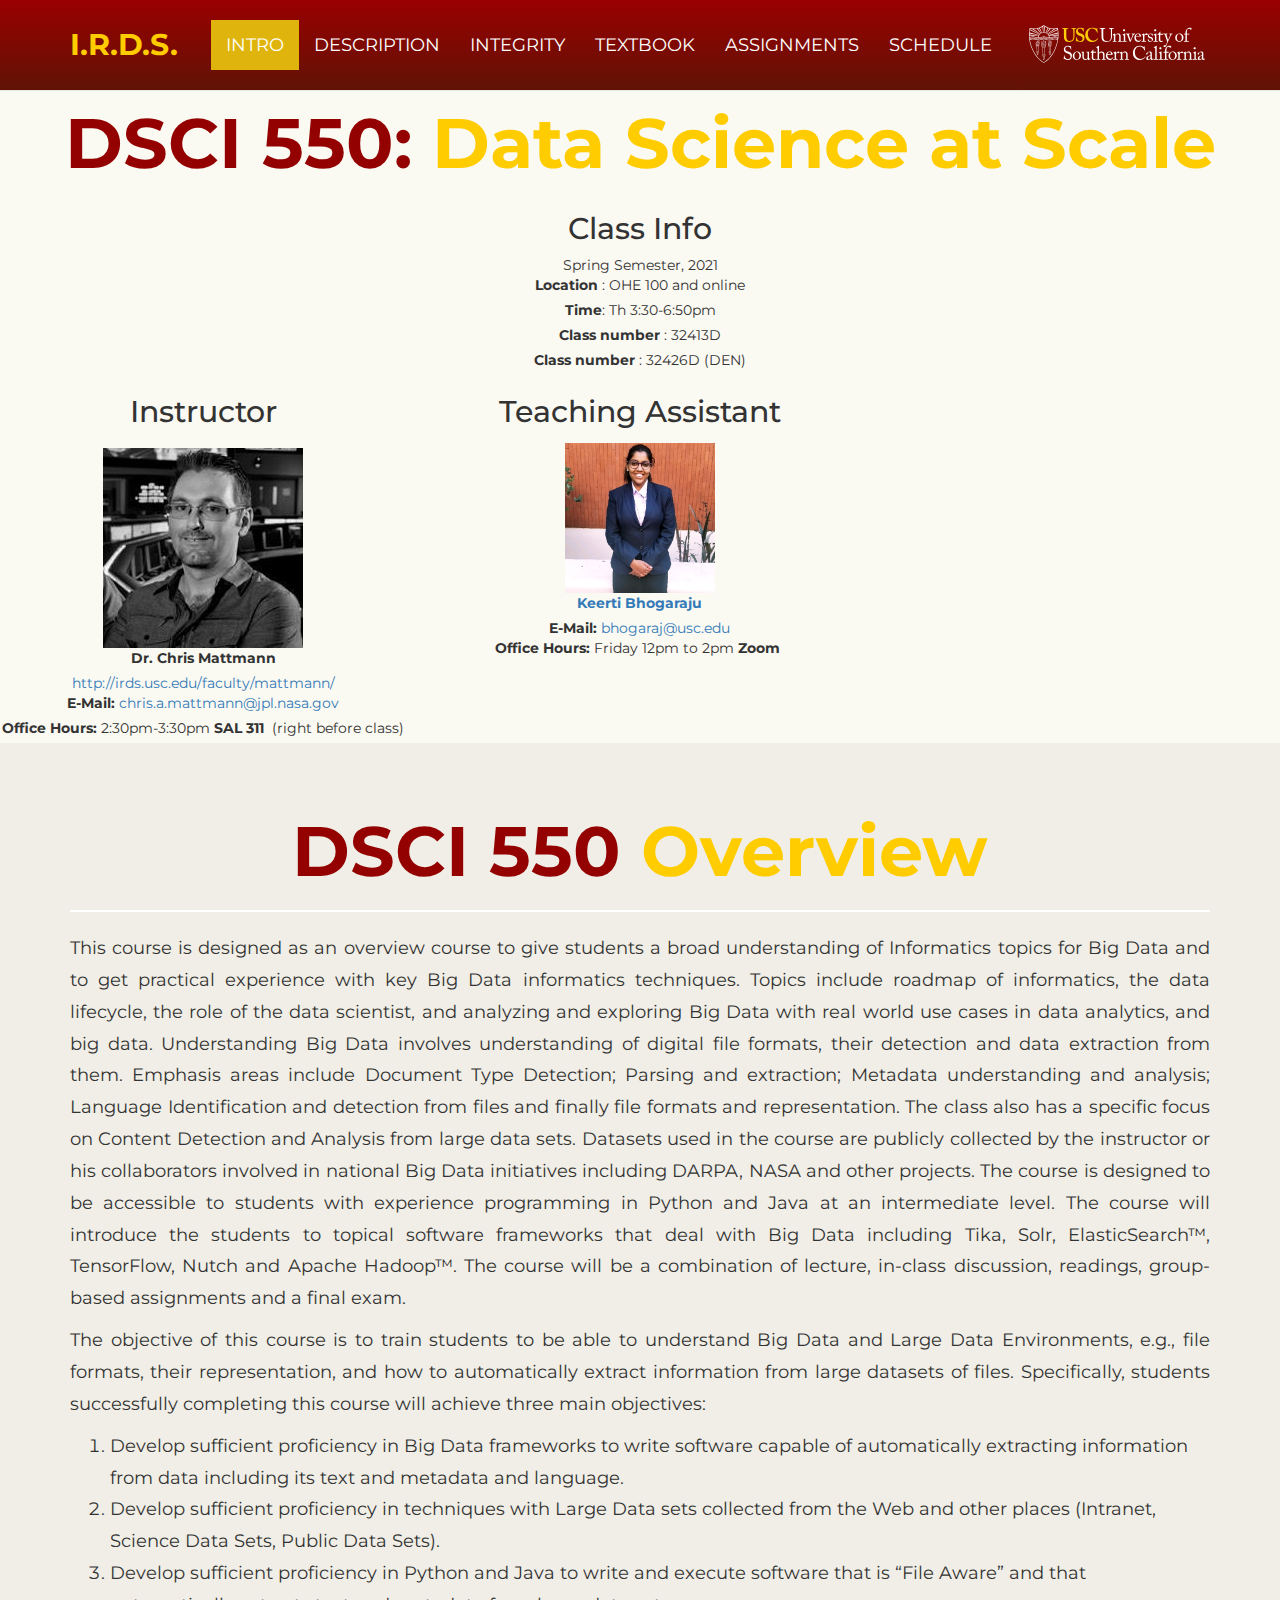
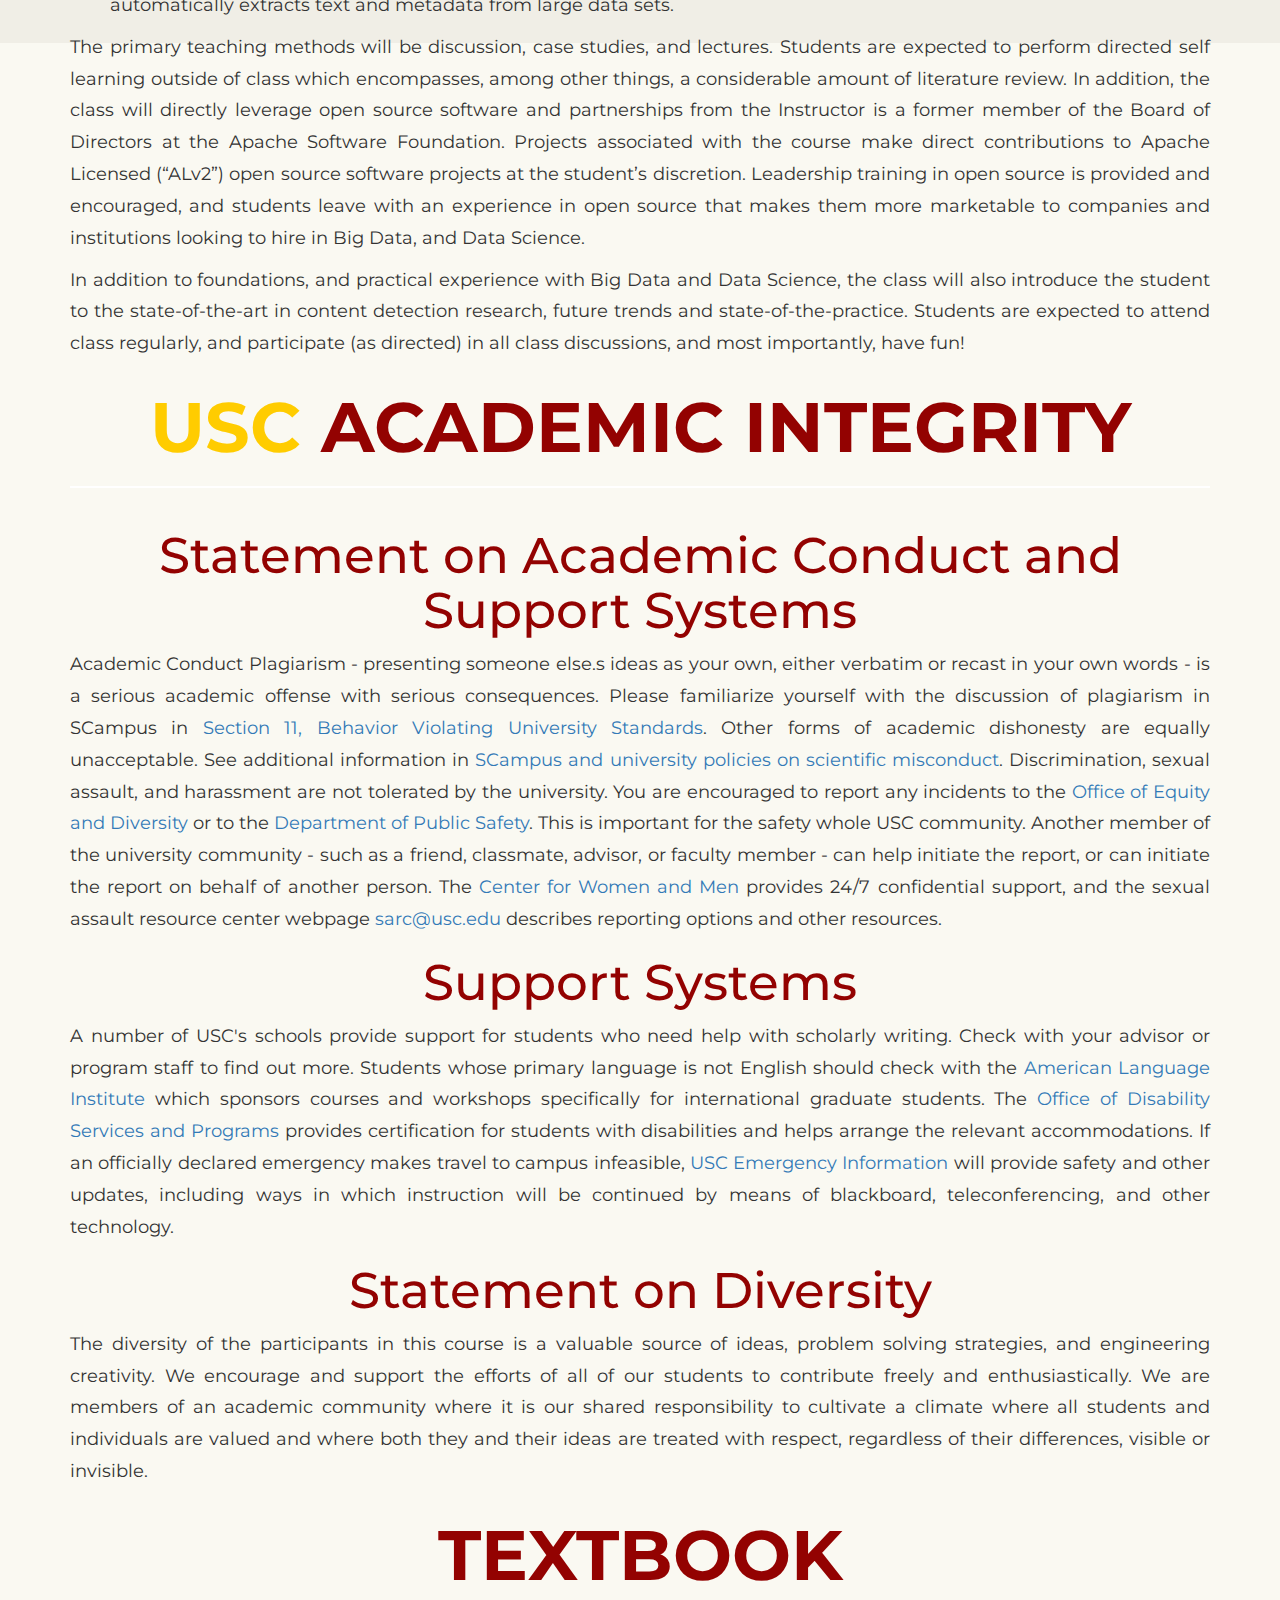
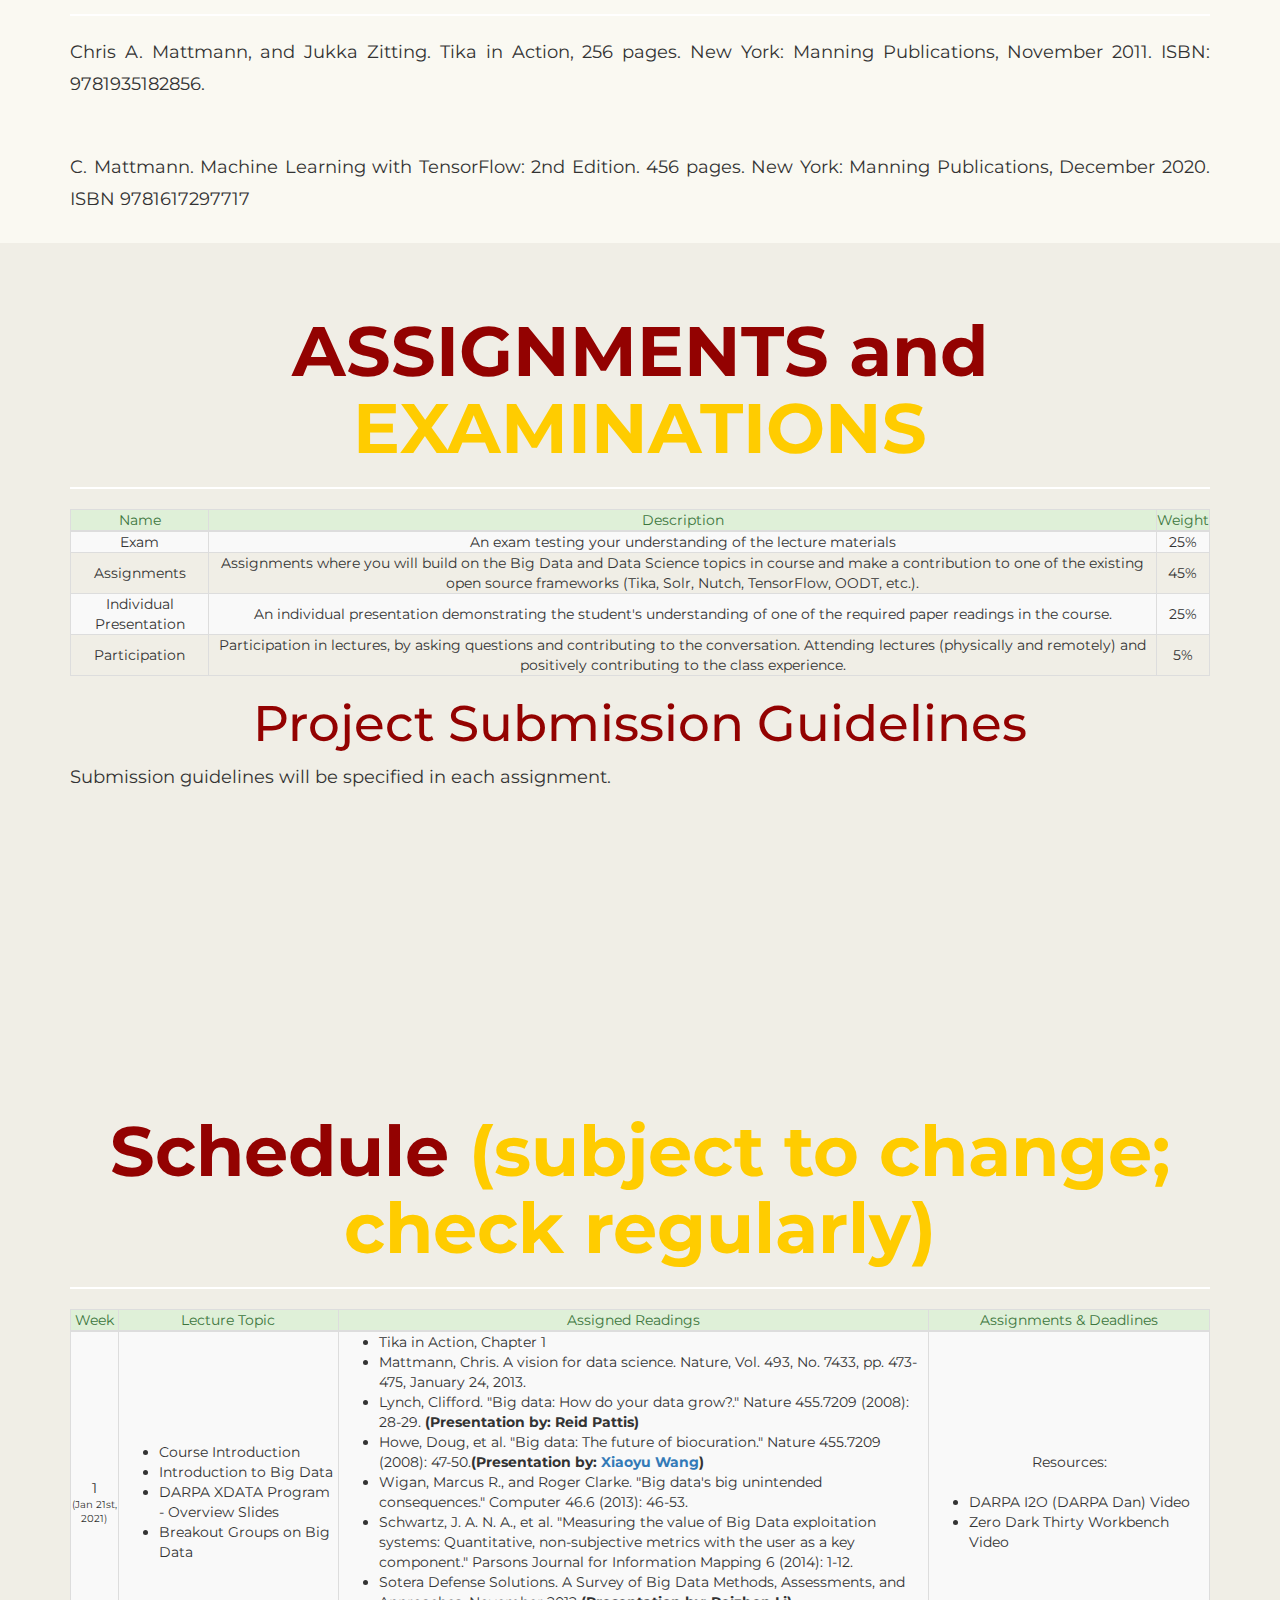
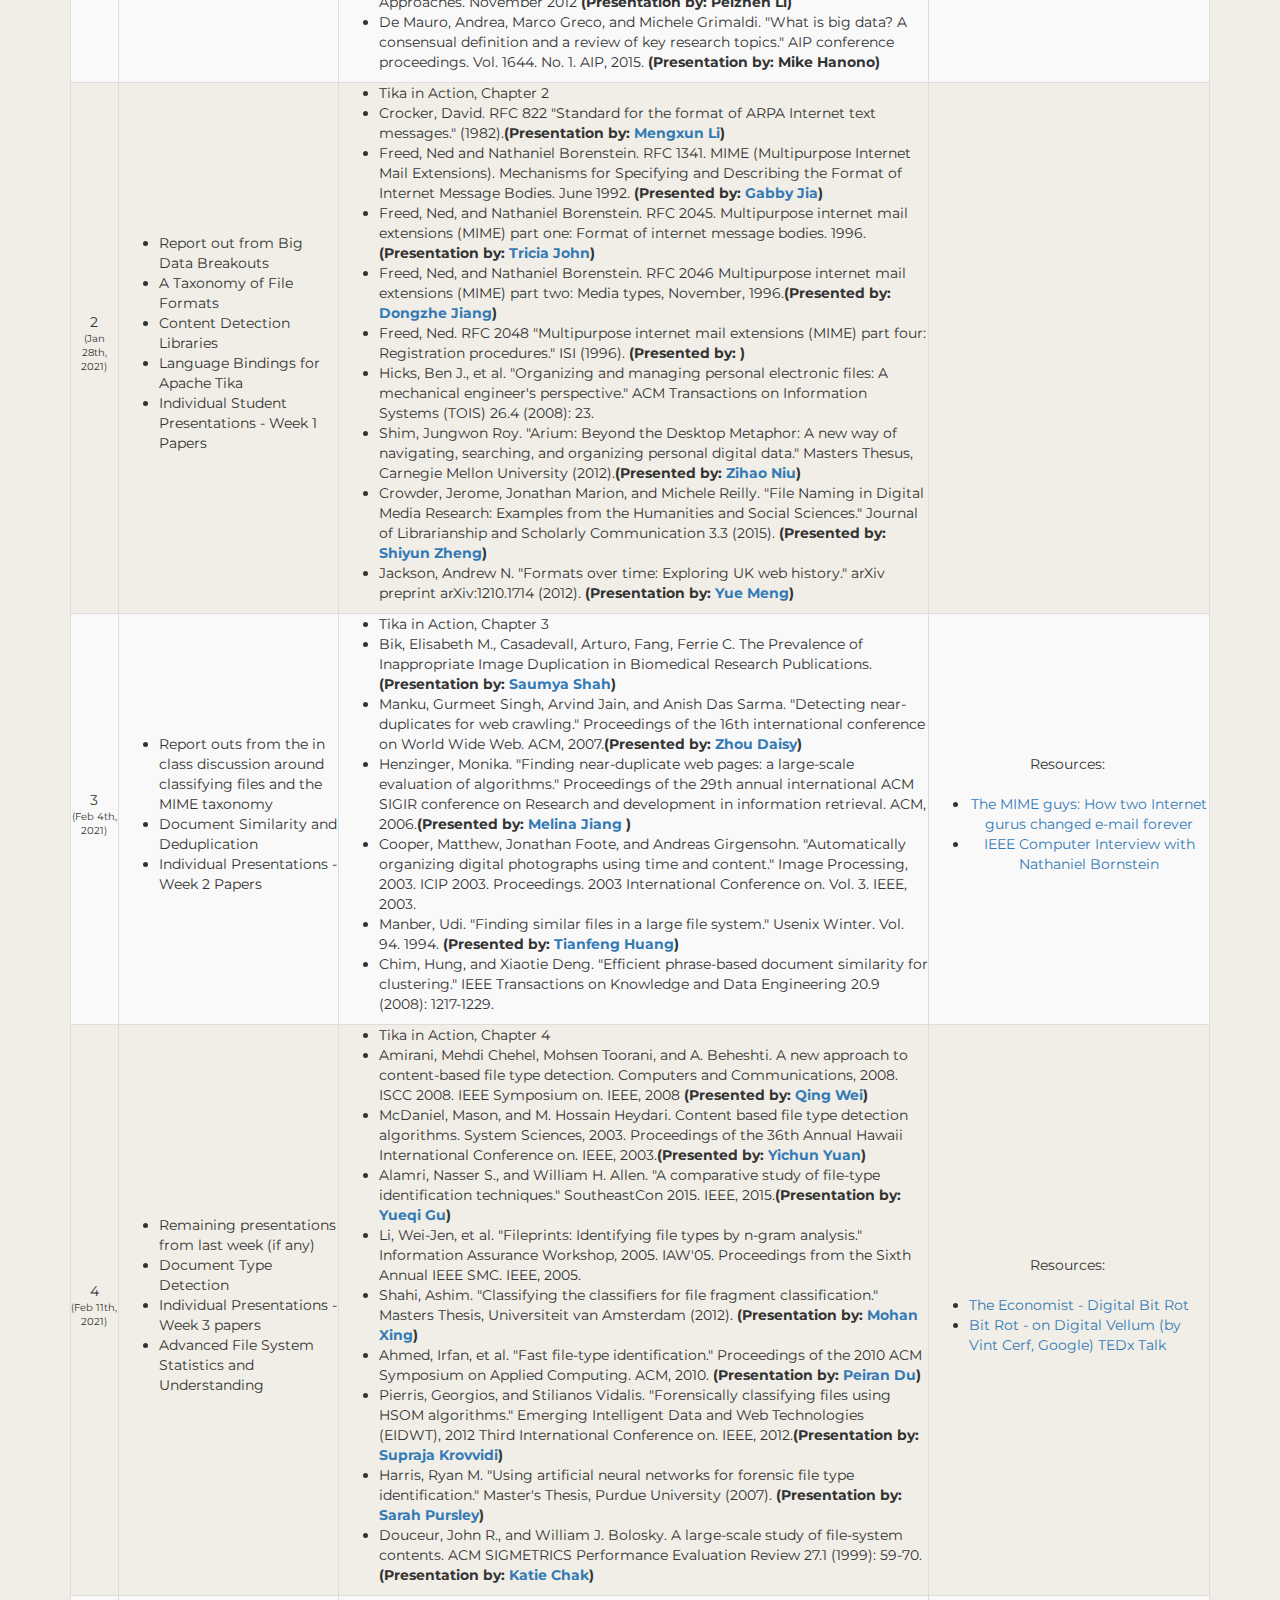
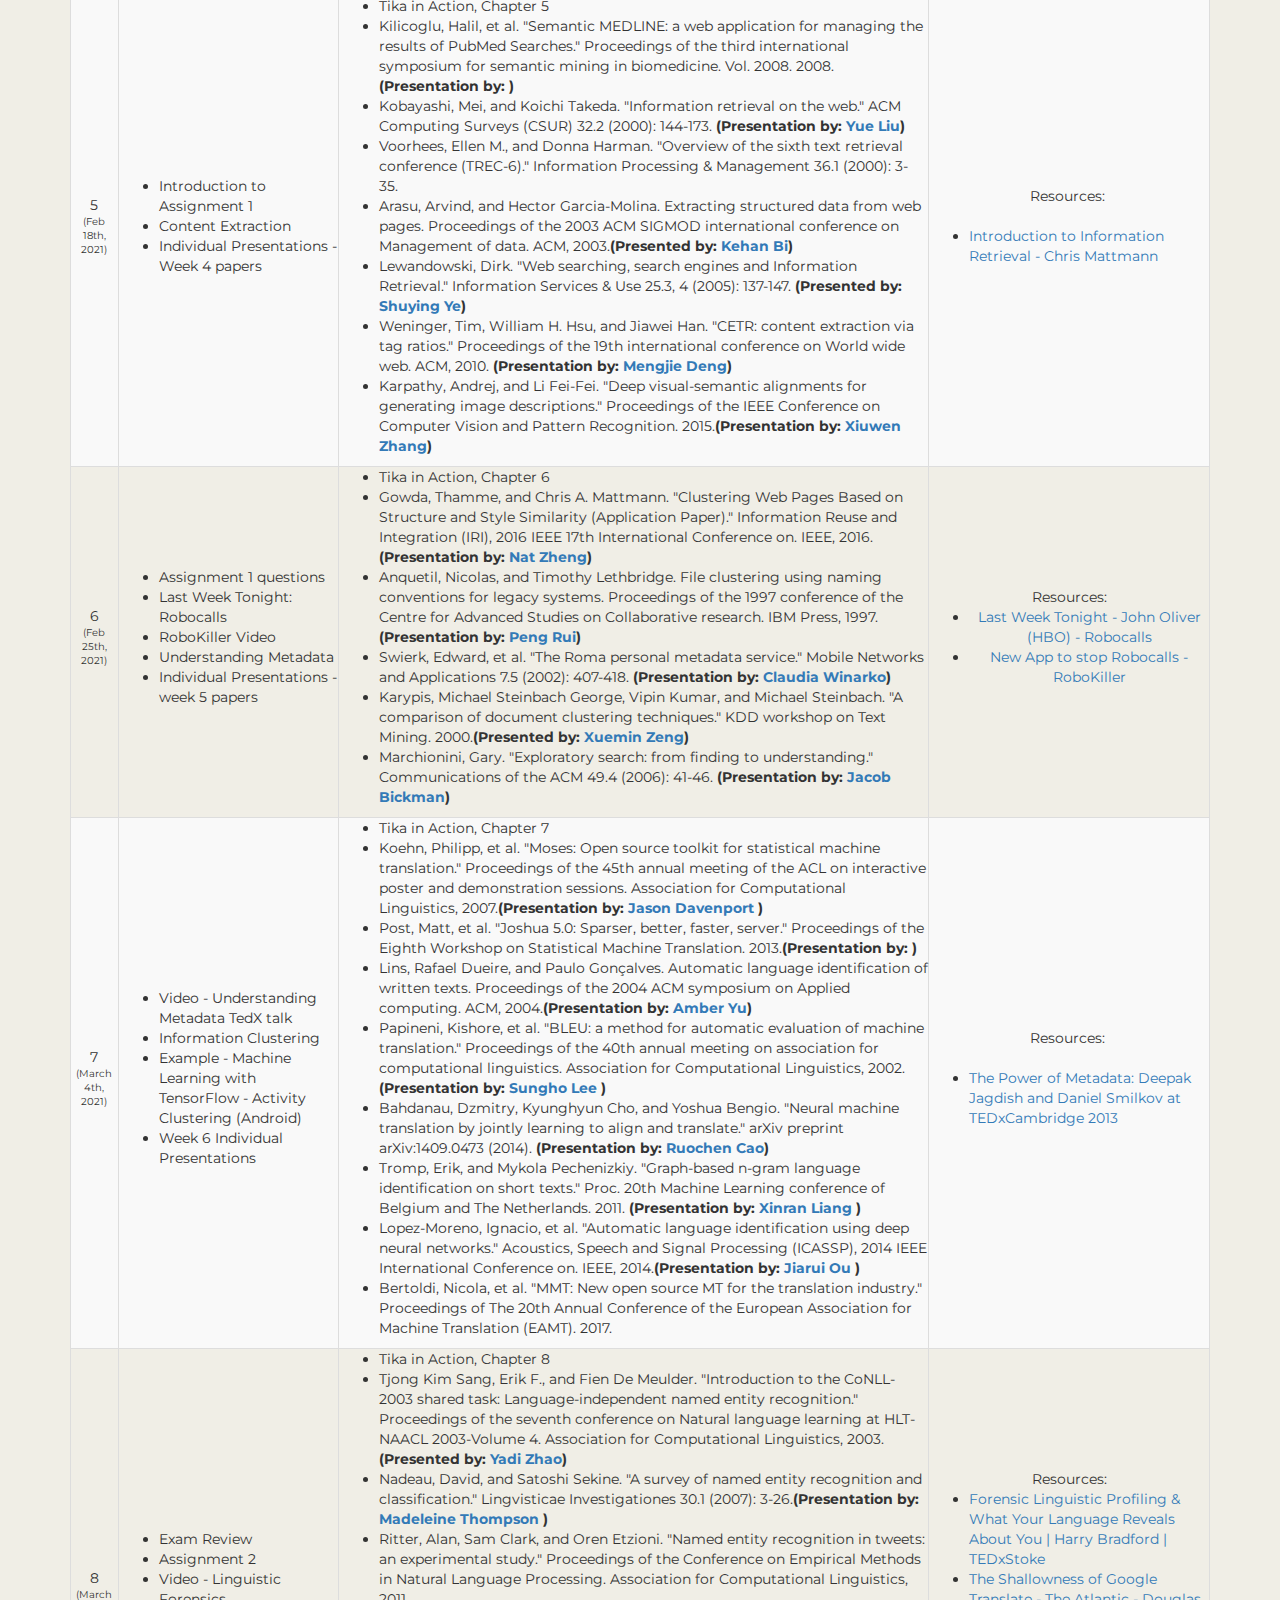
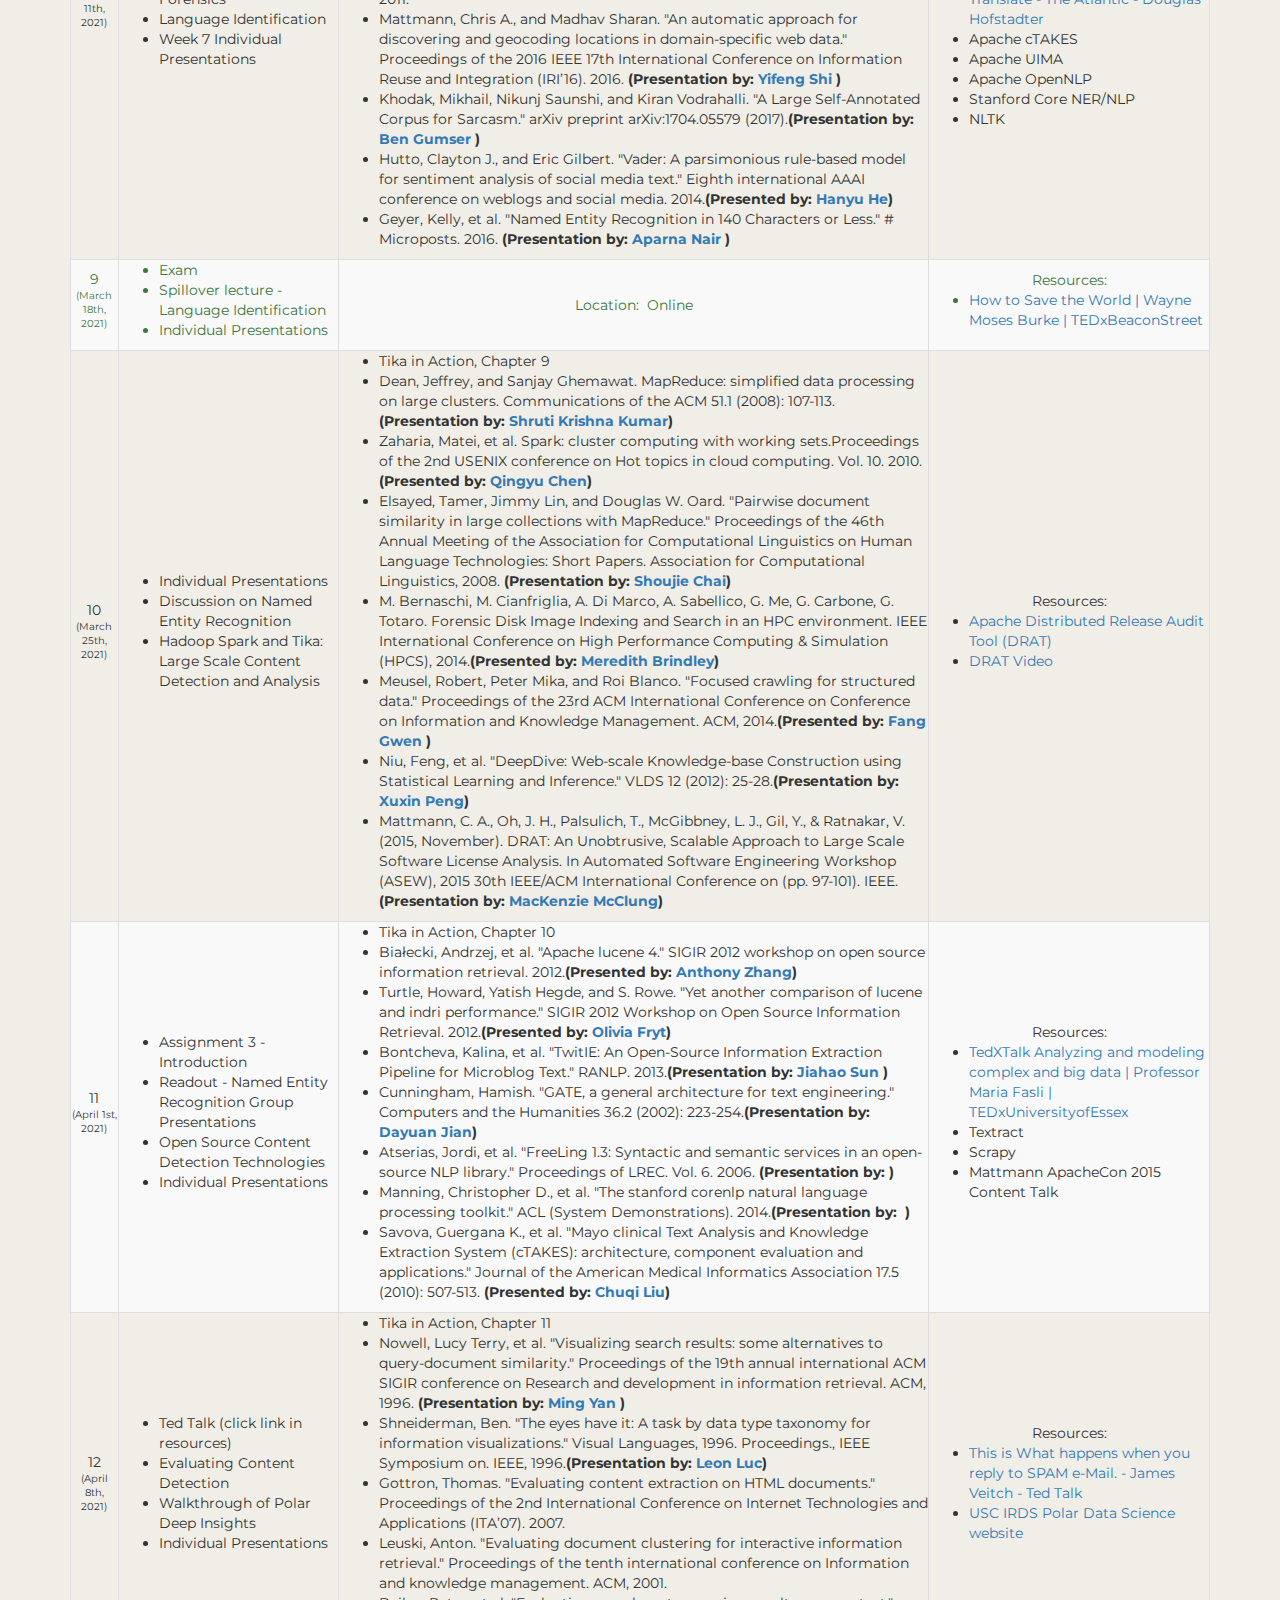
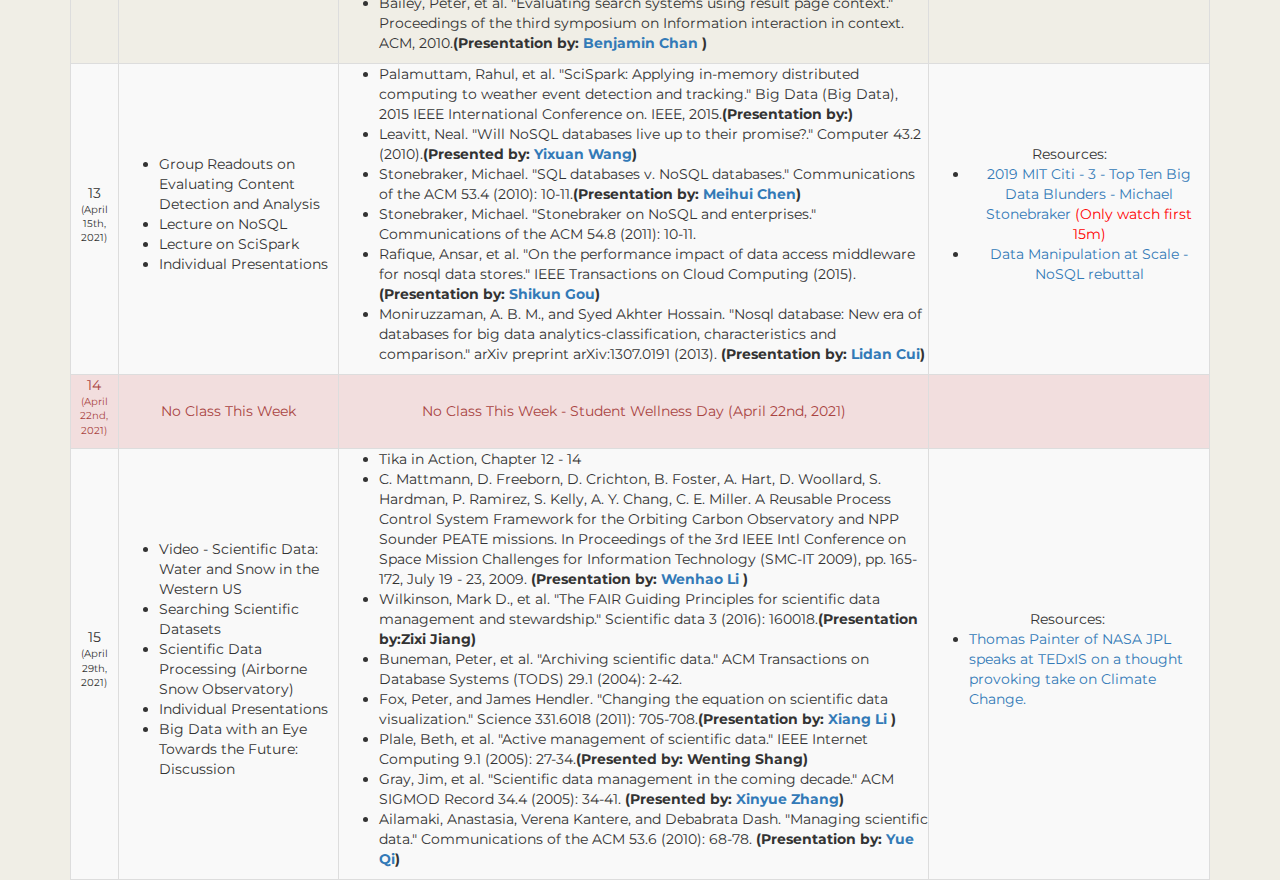
<file: classes/dsci550_2021a/index.html>
<!DOCTYPE html>
<html lang="en">

<head>
    <meta charset="utf-8">
    <meta http-equiv="X-UA-Compatible" content="IE=edge">
    <meta name="viewport" content="width=device-width, initial-scale=1">
    <meta name="description" content="The IRDS mission is to research and develop new methodology and open source software to analyze, ingest, process, and manage Big Data and to turn it into information. We contribute to the world’s largest and most often downloaded open source software projects, we apply tried and true techniques including content detection and analysis, crawling, deduplication, similarity, named entity recognition, construction of inverted indices, query analysis, search, relevancy and ranking, interactive query analysis, and management of large data sets. We have expertise in data collection, working with NASA, DARPA, DHS, NIH across a number of domains, Earth Science, Planetary Science, Astronomy, defense, and private industry.">
    <meta name="keywords" content="IRDS, Data Science, Information Retrieval, Information Retrieval and Data Science, USC, Research, University of Southern California">
    <meta name="robots" content="index, follow">
    <script>
      (function(i,s,o,g,r,a,m){i['GoogleAnalyticsObject']=r;i[r]=i[r]||function(){
      (i[r].q=i[r].q||[]).push(arguments)},i[r].l=1*new Date();a=s.createElement(o),
      m=s.getElementsByTagName(o)[0];a.async=1;a.src=g;m.parentNode.insertBefore(a,m)
      })(window,document,'script','https://www.google-analytics.com/analytics.js','ga');

      ga('create', 'UA-77850818-1', 'auto');
      ga('send', 'pageview');

    </script>
    <title>USC IRDS - DSCI 550: Data Science at Scale - Spring 2021</title>

    <!-- Bootstrap Core CSS -->
    <link href="../../css/bootstrap.min.css" rel="stylesheet">

    <!-- Custom CSS -->
    <link href="../../css/scrolling-nav.css" rel="stylesheet">

    <!-- App CSS -->
    <link href="../../css/app.css" rel="stylesheet">

    <!-- Custom Fonts -->
    <link href="https://fonts.googleapis.com/css?family=Montserrat:400,700" rel="stylesheet" type="text/css">
    <link href="https://fonts.googleapis.com/css?family=Kaushan+Script" rel="stylesheet" type="text/css">
    <link href="https://fonts.googleapis.com/css?family=Droid+Serif:400,700,400italic,700italic" rel="stylesheet" type="text/css">
    <link href="https://fonts.googleapis.com/css?family=Roboto+Slab:400,100,300,700" rel="stylesheet" type="text/css">

    <!-- HTML5 Shim and Respond.js IE8 support of HTML5 elements and media queries -->
    <!-- WARNING: Respond.js doesn't work if you view the page via file:// -->
    <!--[if lt IE 9]>
        <script src="https://oss.maxcdn.com/libs/html5shiv/3.7.0/html5shiv.js"></script>
        <script src="https://oss.maxcdn.com/libs/respond.js/1.4.2/respond.min.js"></script>
    <![endif]-->

    <style type="text/css">
        .student {
            margin: 15px;
        }
    </style>

</head>

<!-- The #page-top ID is part of the scrolling feature - the data-spy and data-target are part of the built-in Bootstrap scrollspy function -->

<body id="page-top" data-spy="scroll" data-target=".navbar-fixed-top">


    <!-- Navigation -->
    <nav class="navbar navbar-custom navbar-fixed-top" role="navigation">
        <div class="container">
            <div class="navbar-header page-scroll">
                <button type="button" class="navbar-toggle" data-toggle="collapse" data-target=".navbar-ex1-collapse">
                    <span class="sr-only">Toggle navigation</span>
                    <span class="icon-bar"></span>
                    <span class="icon-bar"></span>
                    <span class="icon-bar"></span>
                </button>
                <a class="navbar-brand page-scroll" href="http://irds.usc.edu/"><b>I.R.D.S.</b></a>
            </div>

            <!-- Collect the nav links, forms, and other content for toggling -->
            <div class="collapse navbar-collapse navbar-ex1-collapse">
                  <ul class="nav navbar-nav">
                      <!-- Hidden li included to remove active class from about link when scrolled up past about section -->
                      <li class="hidden">
                          <a class="page-scroll" href="#page-top"></a>
                      </li>
                      <li>
                          <a class="page-scroll" href="#intro">INTRO</a>
                      </li>
                      <li>
                          <a class="page-scroll" href="#description">DESCRIPTION</a>
                      </li>
                      <li>
                          <a class="page-scroll" href="#integrity">INTEGRITY</a>
                      </li>
                      <li>
                          <a class="page-scroll" href="#textbook">TEXTBOOK</a>
                      </li>
                      <li>
                          <a class="page-scroll" href="#assignments">ASSIGNMENTS</a>
                      </li>
                      <li>
                          <a class="page-scroll" href="#schedule">SCHEDULE</a>
                      </li>

                  </ul>
                  <a href="http://usc.edu" class="usc-logo pull-right"><img src="../../images/usc-shield-name-white.svg" width="176px" height="38px"></a>
            </div>
            <!-- /.navbar-collapse -->
        </div>
        <!-- /.container -->
    </nav>

    <!-- Intro Section -->
    <section id="intro" class="intro-section">
     <h2 class="section-heading">DSCI 550: <font class="usc-color">Data Science at Scale</font></h2>

     <div class="row">
       <div class="col-md-16">
         <h2>Class Info</h2>
         Spring Semester, 2021<br/>
         <label>Location</label>
         : OHE 100 and online<br/>
         <label>Time</label>: Th 3:30-6:50pm<br/>
         <label>Class number</label>
         : 32413D<br/>
		 <label>Class number</label>
	   : 32426D (DEN)       </div>
     </div>
     <div class="row"> 
      <div class="col-md-4">
            <h2>Instructor</h2>
                            <!--<span class="glyphicon glyphicon-user" aria-hidden="true"></span>-->
                            <img src="../../images/headshots/chris-mattmann.jpg" alt=""><br>
                            <label>Dr. Chris Mattmann</label><br>
                            <a href="http://irds.usc.edu/faculty/mattmann/">http://irds.usc.edu/faculty/mattmann/</a><br/>
                            <label>E-Mail: </label>&nbsp;<a href="mailto:chris.a.mattmann@jpl.nasa.gov">chris.a.mattmann@jpl.nasa.gov</a><br/>
                            <label>Office Hours:</label>&nbsp;2:30pm-3:30pm <label>SAL 311</label>&nbsp; (right before class)
       </div>  
       <div class="col-md-4">
        <h2>Teaching Assistant</h2>        
          <div class="student">
            <a href="https://www.linkedin.com/in/keerti-bhogaraju/" target="blank">
              <img alt="Keerti Bhogaraju" src="../../images/headshots/keerti-bhogaraju.jpeg"><br>
                <label>Keerti Bhogaraju</label></a><br><strong>E-Mail:</strong>&nbsp;<a href="mailto:bhogaraj@usc.edu">bhogaraj@usc.edu</a><br>
                <label>Office Hours:</label>&nbsp;Friday 12pm to 2pm <label>Zoom</label>&nbsp;
          </div>
         
       </div>
  



    </section>

    <!-- Overview Section -->
    <section id="description" class="about-section">
        <div class="container">
            <div class="row">
                <div class="col-lg-12">
                    <h2 class="section-heading">DSCI 550 <font class="usc-color">Overview</font></h2>
                    <hr>
		    <p class="text-justify section-content">This course is designed as an overview course to give students a broad understanding of Informatics topics for Big Data and to get practical experience with key Big Data informatics techniques. Topics include roadmap of informatics, the data lifecycle, the role of the data scientist, and analyzing and exploring Big Data with real world use cases in data analytics, and big data. Understanding Big Data involves understanding of digital file formats, their detection and data extraction from them. Emphasis areas include Document Type Detection; Parsing and extraction; Metadata understanding and analysis; Language Identification and detection from files and finally file formats and representation. The class also has a specific focus on Content Detection and Analysis from large data sets.  Datasets used in the course are publicly collected by the instructor or his collaborators involved in national Big Data initiatives including DARPA, NASA and other projects. The course is designed to be accessible to students with experience programming in Python and Java at an intermediate level. The course will introduce the students to topical software frameworks that deal with Big Data including Tika, Solr, ElasticSearch™, TensorFlow, Nutch and Apache Hadoop™. The course will be a combination of lecture, in-class discussion, readings, group-based assignments and a final exam.</p>
                </div>
            </div>
            <div class="row">
            	<div class="col-lg-12">
            	<p class="text-justify section-content">The objective of this course is to train students to be able to understand Big Data and Large Data Environments, e.g., file formats, their representation, and how to automatically extract information from large datasets of files. Specifically, students successfully completing this course will achieve three main objectives:
			    </p>
			 
			    <ol class="text-left section-content">
			      <li>Develop sufficient proficiency in Big Data frameworks to write software capable of automatically extracting information from data including its text and metadata and language.</li>
			      <li>Develop sufficient proficiency in techniques with Large Data sets collected from the Web and other places (Intranet, Science Data Sets, Public Data Sets).</li>
			      <li>Develop sufficient proficiency in Python and Java to write and execute software that is “File Aware” and that automatically extracts text and metadata from large data sets.</li>
			    </ol>
				</div>
			</div>
			
			<div class="row">
			   <div class="col-lg-12">
				<p class="text-justify section-content">The primary teaching methods will be discussion, case studies, and lectures.  Students are expected to perform directed self learning outside of class which encompasses, among other things, a considerable amount of literature review.  In addition, the class will directly leverage open source software and partnerships from the Instructor is a former member of the Board of Directors at the Apache Software Foundation. Projects associated with the course make direct contributions to Apache Licensed (“ALv2”) open source software projects at the student’s discretion. Leadership training in open source is provided and encouraged, and students leave with an experience in open source that makes them more marketable to companies and institutions looking to hire in Big Data, and Data Science.
				</p>

			    <p class="text-justify section-content">
				In addition to foundations, and practical experience with Big Data and Data Science, the class will also introduce the student to the state-of-the-art in content detection research, future trends and state-of-the-practice. Students are expected to attend class regularly, and participate (as directed) in all class discussions, and most importantly, have fun!
			    </p>
         
            	</div>
            	
            </div>
       
        </div>
    </section>

    <!-- Academic Integrity Section -->
    <section id="integrity" class="faculty-section">
        <div class="container">
            <div class="row">
                <div class="col-lg-12">
                    <h2 class="section-heading"><font class="usc-color">USC</font> ACADEMIC INTEGRITY</h2>
                    <hr>
                    <div class="row">
                        <div class="col-md-12">
                            <h3 class="section-heading">Statement on Academic Conduct and Support Systems</h3>
                            <p class="text-justify section-content">
                              Academic Conduct Plagiarism - presenting someone else.s ideas as your own, either verbatim or recast in your own words - is a serious academic offense with serious consequences. Please familiarize yourself with the discussion of plagiarism in SCampus in <a href="https://scampus.usc.edu/1100-behavior-violating-university-standards-and-appropriate-sanctions/ ">Section 11, Behavior Violating University Standards</a>. Other forms of academic dishonesty are equally unacceptable. See additional information in <a href="http://policy.usc.edu/scientific-misconduct/">SCampus and university policies on scientific misconduct</a>. Discrimination, sexual assault, and harassment are not tolerated by the university. You are encouraged to report any incidents to the <a href="http://equity.usc.edu/">Office of Equity and Diversity</a> or to the <a href="http://capsnet.usc.edu/department/department-public-safety/online-forms/contact-us">Department of Public Safety</a>. This is important for the safety whole USC community. Another member of the university community - such as a friend, classmate, advisor, or faculty member - can help initiate the report, or can initiate the report on behalf of another person. The <a href="http://www.usc.edu/student-affairs/cwm/">Center for Women and Men</a> provides 24/7 confidential support, and the sexual assault resource center webpage <a href="mailto:sarc@usc.edu">sarc@usc.edu</a> describes reporting options and other resources.
							</p>
							
							<h3 class="section-heading">Support Systems</h3>
							<p class="text-justify section-content">
								A number of USC's schools provide support for students who need help with scholarly writing. Check with your advisor or program staff to find out more. Students whose primary language is not English should check with the <a href="http://dornsife.usc.edu/ali">American Language Institute</a> which sponsors courses and workshops specifically for international graduate students. The <a href="http://sait.usc.edu/academicsupport/centerprograms/dsp/home_index.html">Office of Disability Services and Programs</a> provides certification for students with disabilities and helps arrange the relevant accommodations. If an officially declared emergency makes travel to campus infeasible, <a href="http://emergency.usc.edu/">USC Emergency Information</a> will provide safety and other updates, including ways in which instruction will be continued by means of blackboard, teleconferencing, and other technology.
							</p>
							
							<h3 class="section-heading">Statement on Diversity</h3>
                            <p class="text-justify section-content">The diversity of the participants in this course is a valuable source of ideas, problem solving strategies, and engineering creativity. We encourage and support the efforts of all of our students to contribute freely and enthusiastically. We are members of an academic community where it is our shared responsibility to cultivate a climate where all students and individuals are valued and where both they and their ideas are treated with respect, regardless of their differences, visible or invisible.
                            </p>
                        </div>
                    </div>
                </div>
            </div>
        </div>
    </section>
    
 
  <!-- Textbook section -->

  <section id="textbook" class="faculty-section">
    <div class="container">
      <div class="row">
        <div class="col-lg-12">
          <h2 class="section-heading">TEXTBOOK</h2>
          <hr>
          
          <p class="text-justify section-content"> Chris A. Mattmann, and Jukka Zitting. Tika in Action, 256 pages. New York: Manning Publications, November 2011. ISBN: 9781935182856. </p>
          <p class="text-justify section-content">&nbsp;</p>
          <p class="text-justify section-content">C. Mattmann. Machine Learning with TensorFlow: 2nd Edition. 456 pages. New York: Manning Publications, December 2020. ISBN 9781617297717&nbsp;</p>
        </div>
      </div>
    </div>
  </section>

  <!-- Assignments Section -->
  <section id="assignments" class="about-section fix-height">
    <div class="container">
      <div class="row">
        <div class="col-lg-12">
			<h2 class="section-heading">ASSIGNMENTS and <font class="usc-color">EXAMINATIONS</font></h2>
          <hr>
            <table class="table-bordered table-striped table-dark">
            	<thead class="alert-success">
            		<td>Name</td>
            		<td>Description</td>
            		<td>Weight</td>
            	</thead>
                <tr>
                	<td>Exam</td>
                	<td>An exam testing your understanding of the lecture materials</td>
                	<td>25%</td>
                </tr>                
                <tr>
                	<td>Assignments</td>
                	<td>Assignments where you will build on the Big Data and Data Science topics in course and make a contribution to one of the existing open source frameworks (Tika, Solr, Nutch, TensorFlow, OODT, etc.).</td>
                	<td>45%</td>
                </tr>   
                <tr>
                	<td>Individual Presentation</td>
                	<td>An individual presentation demonstrating the student's understanding of one of the required paper readings in the course.</td>
                	<td>25%</td>
                </tr>
                <tr>
                	<td>Participation</td>
                	<td>Participation in lectures, by asking questions and contributing to the conversation. Attending lectures (physically and remotely) and positively contributing to the class experience.</td>
                	<td>5%</td>
                </tr>
			</table>
			
			<h3 class="section-heading">Project Submission Guidelines</h3>
			<p class="text-justify section-content">
			Submission guidelines will be specified in each assignment.	
			</p>


        </div>
      </div>
	  </div>
  </section>


  <!-- Schedule section -->
  <section id="schedule" class="contact-section">
    <div class="container">
      <div class="row">
        <div class="col-md-12">
          <h2 class="section-heading">Schedule <font class="usc-color">(subject to change; check regularly)</font></h2><hr/>
          <table class="table-bordered table-striped table-dark">
            	<thead class="alert-success">
            		<td>Week</td>
            		<td>Lecture Topic</td>
            		<td>Assigned Readings</td>
            		<td>Assignments &amp; Deadlines</td>
            	</thead>
            	
            	<tr>
            		<td>1<br/><p class="text-emphasis-style" style="font-size:10px;">(Jan 21st, 2021)</p></td>
            		<td><ul class="text-left">
            			<li>Course Introduction</li>
            			<li>Introduction to Big Data</li>
            			<li>DARPA XDATA Program - Overview Slides</li>
            			<li>Breakout Groups on Big Data</li>
            		</ul></td>
					<td><ul class="text-left"><li>Tika in Action, Chapter 1</li>
                        <li>Mattmann, Chris. A vision for data science. Nature, Vol. 493, No. 7433, pp. 473-475, January 24, 2013.</li>
                        <li>Lynch, Clifford. "Big data: How do your data grow?." Nature 455.7209 (2008): 28-29. <strong>(Presentation by: Reid Pattis)</strong></li>
                        <li>Howe, Doug, et al. "Big data: The future of biocuration." Nature 455.7209 (2008): 47-50.<strong>(Presentation by: <a href="https://www.youtube.com/watch?v=SFxpsGQdq-Y">Xiaoyu Wang</a>)</strong></li>
                        <li>Wigan, Marcus R., and Roger Clarke. "Big data's big unintended consequences." Computer 46.6 (2013): 46-53.</li>
                        <li>Schwartz, J. A. N. A., et al. "Measuring the value of Big Data exploitation systems: Quantitative, non-subjective metrics with the user as a key component." Parsons Journal for Information Mapping 6 (2014): 1-12.</li>
                        <li>Sotera Defense Solutions. A Survey of Big Data Methods, Assessments, and Approaches. November 2012 <strong>(Presentation by: Peizhen Li)</strong></li>
                        <li>De Mauro, Andrea, Marco Greco, and Michele Grimaldi. "What is big data? A consensual definition and a review of key research topics." AIP conference proceedings. Vol. 1644. No. 1. AIP, 2015. <strong>(Presentation by: Mike Hanono)</strong></li>
						</ul>
           	        </td>
           	        <td>Resources:<br/><br>
           	           <ul class="text-left">
           	           	  <li>DARPA I2O (DARPA Dan) Video</li>
           	           	  <li>Zero Dark Thirty Workbench Video</li>
           	           </ul>

           	        </td>
            	</tr>

            	<tr>
            		<td>2<br/><p class="text-emphasis-style" style="font-size:10px;">(Jan 28th, 2021)</p></td>
            		<td><ul class="text-left">
            		    <li>Report out from Big Data Breakouts</li>
            			<li>A Taxonomy of File Formats</li>
						<li>Content Detection Libraries</li>
                        <li>Language Bindings for Apache Tika</li>
                        <li>Individual Student Presentations - Week 1 Papers</li>
            		</ul></td>
					<td><ul class="text-left"><li>Tika in Action, Chapter 2</li>
                        <li>Crocker, David. RFC 822 "Standard for the format of ARPA Internet text messages." (1982).<strong>(Presentation by: <a href="https://youtu.be/Uivk68spPUE">Mengxun Li</a>)</strong></li>   
                        <li>Freed, Ned and Nathaniel Borenstein. RFC 1341. MIME  (Multipurpose Internet Mail Extensions).  Mechanisms for Specifying and Describing
                       the Format of Internet Message Bodies. June 1992. <strong>(Presented by: <a href="https://youtu.be/KbIEwj-8yM4">Gabby Jia</a>)</strong></li>
                        <li>Freed, Ned, and Nathaniel Borenstein. RFC 2045. Multipurpose internet mail extensions (MIME) part one: Format of internet message bodies. 1996.<strong>(Presentation by: <a href="https://youtu.be/-CXL47ay9A4">Tricia John</a>)</strong></li>                    
                        <li>Freed, Ned, and Nathaniel Borenstein. RFC 2046 Multipurpose internet mail extensions (MIME) part two: Media types, November, 1996.<strong>(Presented by: <a href="https://youtu.be/_In4TqJCqcw">Dongzhe Jiang</a>)</strong></li>
                        <li>Freed, Ned. RFC 2048 "Multipurpose internet mail extensions (MIME) part four: Registration procedures." ISI (1996). <strong>(Presented by: )</strong></li>
                        <li>Hicks, Ben J., et al. "Organizing and managing personal electronic files: A mechanical engineer's perspective." ACM Transactions on Information Systems (TOIS) 26.4 (2008): 23.</li>
                        <li>Shim, Jungwon Roy. "Arium: Beyond the Desktop Metaphor: A new way of navigating, searching, and organizing personal digital data." Masters Thesus, Carnegie Mellon University (2012).<strong>(Presented by: <a href="https://youtu.be/keMQWQh7-98">Zihao Niu</a>)</strong></li>
                        <li>Crowder, Jerome, Jonathan Marion, and Michele Reilly. "File Naming in Digital Media Research: Examples from the Humanities and Social Sciences." Journal of Librarianship and Scholarly Communication 3.3 (2015). <strong>(Presented by: <a href="https://youtu.be/zB6ygiTks1c">Shiyun Zheng</a>)</strong></li>
                        <li>Jackson, Andrew N. "Formats over time: Exploring UK web history." arXiv preprint arXiv:1210.1714 (2012). <strong>(Presentation by: <a href="https://youtu.be/OjPfiUa8f50">Yue Meng</a>)</strong></li>
						</ul>
           	        </td>
           	        <td>&nbsp;</td>
            	</tr>
            	
             	<tr>
            		<td>3<br/>
           		    <p class="text-emphasis-style" style="font-size:10px;">(Feb 4th, 2021)</p></td>
            		<td><ul class="text-left">
            		    <li>Report outs from the in class discussion around classifying files and the MIME taxonomy</li>
						<li>Document Similarity and Deduplication</li>
           		        <li>Individual Presentations - Week 2 Papers</li>
            		</ul></td>
					<td><ul class="text-left"><li>Tika in Action, Chapter 3</li>
                        <li>Bik, Elisabeth M., Casadevall, Arturo, Fang, Ferrie C. The Prevalence of Inappropriate Image Duplication in Biomedical Research Publications.<strong>(Presentation by: <a href = "https://youtu.be/YMiN2s_l1A8">Saumya Shah</a>)</strong></li>
                        <li>Manku, Gurmeet Singh, Arvind Jain, and Anish Das Sarma. "Detecting near-duplicates for web crawling." Proceedings of the 16th international conference on World Wide Web. ACM, 2007.<strong>(Presented by: <a href="https://youtu.be/y6_BIzYYXyA">Zhou Daisy</a>)</strong></li>
                        <li>Henzinger, Monika. "Finding near-duplicate web pages: a large-scale evaluation of algorithms." Proceedings of the 29th annual international ACM SIGIR conference on Research and development in information retrieval. ACM, 2006.<strong>(Presented by: <a href="https://youtu.be/Pxyo2f_Kva8">Melina Jiang</a> )</strong></li>
                        <li>Cooper, Matthew, Jonathan Foote, and Andreas Girgensohn. "Automatically organizing digital photographs using time and content." Image Processing, 2003. ICIP 2003. Proceedings. 2003 International Conference on. Vol. 3. IEEE, 2003.</li>
						<li>Manber, Udi. "Finding similar files in a large file system." Usenix Winter. Vol. 94. 1994. <strong>(Presented by: <a href="https://youtu.be/Sr8F-YoNj0w">Tianfeng Huang</a>)</strong></li>
						<li>Chim, Hung, and Xiaotie Deng. "Efficient phrase-based document similarity for clustering." IEEE Transactions on Knowledge and Data Engineering 20.9 (2008): 1217-1229. </li>
						</ul>
           	        </td>
           	        <td>Resources:&nbsp;<br/><br/><ul classs="text-left">
           	        	<li><a href="https://www.networkworld.com/article/2199390/uc-voip/the-mime-guys--how-two-internet-gurus-changed-e-mail-forever.html">The MIME guys: How two Internet gurus changed e-mail forever</a></li>
            		    <li><a href="https://www.youtube.com/watch?v=LOUqh5xw99w">IEEE Computer Interview with Nathaniel Bornstein</a></li>
           	        </ul></td>
            	</tr>
            	
             	<tr>
            		<td>4<br/>
           		    <p class="text-emphasis-style" style="font-size:10px;">(Feb 11th, 2021)</p></td>
            		<td><ul class="text-left">
            		  <li>Remaining presentations from last week (if any) </li>
					  <li>Document Type Detection</li>
				      <li>Individual Presentations - Week 3 papers</li>
					  <li>Advanced File System Statistics and Understanding</li>
            		</ul></td>
					<td><ul class="text-left"><li>Tika in Action, Chapter 4</li>
					  <li>Amirani, Mehdi Chehel, Mohsen Toorani, and A. Beheshti. A new approach to content-based file type detection. Computers and Communications, 2008. ISCC 2008. IEEE Symposium on. IEEE, 2008 <strong>(Presented by: <a href="https://youtu.be/EWUiP7w-GGg">Qing Wei</a>)</strong> </li>
					  <li>McDaniel, Mason, and M. Hossain Heydari. Content based file type detection algorithms. System Sciences, 2003. Proceedings of the 36th Annual Hawaii International Conference on. IEEE, 2003.<strong>(Presented by: <a href="https://youtu.be/-j-h_woWF5Y">Yichun Yuan</a>)</strong></li>
					  <li>Alamri, Nasser S., and William H. Allen. "A comparative study of file-type identification techniques." SoutheastCon 2015. IEEE, 2015.<strong>(Presentation by: <a href="https://youtu.be/aoakKp8736Y">Yueqi Gu</a>)</strong></li>
					  <li>Li, Wei-Jen, et al. "Fileprints: Identifying file types by n-gram analysis." Information Assurance Workshop, 2005. IAW'05. Proceedings from the Sixth Annual IEEE SMC. IEEE, 2005. </li>
					  <li>Shahi, Ashim. "Classifying the classifiers for file fragment classification." Masters Thesis, Universiteit van Amsterdam (2012). <strong>(Presentation by: <a href="https://youtu.be/xE6sURBCWYo">Mohan Xing</a>)</strong></li>
						<li>Ahmed, Irfan, et al. "Fast file-type identification." Proceedings of the 2010 ACM Symposium on Applied Computing. ACM, 2010. <strong>(Presentation by: <a href="https://youtu.be/P-UzTXpsu38">Peiran Du</a>)</strong></li>
						<li>Pierris, Georgios, and Stilianos Vidalis. "Forensically classifying files using HSOM algorithms." Emerging Intelligent Data and Web Technologies (EIDWT), 2012 Third International Conference on. IEEE, 2012.<strong>(Presentation by:&nbsp; <a href="https://youtu.be/e9XEvLSxp1Y">Supraja Krovvidi</a>)</strong></li>
						<li>Harris, Ryan M. "Using artificial neural networks for forensic file type identification." Master's Thesis, Purdue University (2007). <strong>(Presentation by: <a href="https://www.youtube.com/watch?v=MyeYevc4Pfg&feature=youtu.be">Sarah Pursley</a>)</strong></li>
						<li>Douceur, John R., and William J. Bolosky. A large-scale study of file-system contents. ACM SIGMETRICS Performance Evaluation Review 27.1 (1999): 59-70. <strong>(Presentation by: <a href="https://youtu.be/nb3WgV6KmFI">Katie Chak</a>)</strong></li>
						</ul>
           	        </td>
           	        <td>Resources:&nbsp;<br/><br/>
           	          <ul class="text-left">
           	          	  <li><a href="http://www.economist.com/node/21553445">The Economist - Digital Bit Rot</a></li>
           	          	  <li><a href="https://www.youtube.com/watch?v=GV0A82TCrf0">Bit Rot - on Digital Vellum (by Vint Cerf, Google) TEDx Talk</a></li>
           	          </ul></td>
            	</tr>
            	
              	<tr>
            		<td>5<br/>
           		    <p class="text-emphasis-style" style="font-size:10px;">(Feb 18th, 2021)</p></td>
            		<td><ul class="text-left">
            		    <li>Introduction to Assignment 1</li>
           		        <li>Content Extraction</li>
                        <li>Individual Presentations - Week 4 papers</li>
            		</ul></td>
					<td><ul class="text-left"><li>Tika in Action, Chapter 5</li>
					  <li>Kilicoglu, Halil, et al. "Semantic MEDLINE: a web application for managing the results of PubMed Searches." Proceedings of the third international symposium for semantic mining in biomedicine. Vol. 2008. 2008.<strong>(Presentation by:  )</strong></li>
					  <li>Kobayashi, Mei, and Koichi Takeda. "Information retrieval on the web." ACM Computing Surveys (CSUR) 32.2 (2000): 144-173.<strong>&nbsp;(Presentation by: <a href="https://www.youtube.com/watch?v=fzj2Te1SP9c">Yue Liu</a>) </strong></li>
					  <li>Voorhees, Ellen M., and Donna Harman. "Overview of the sixth text retrieval conference (TREC-6)." Information Processing &amp; Management 36.1 (2000): 3-35.<strong>&nbsp;</strong></li>
					  <li>Arasu, Arvind, and Hector Garcia-Molina. Extracting structured data from web pages. Proceedings of the 2003 ACM SIGMOD international conference on Management of data. ACM, 2003.<strong>(Presented by: <a href="https://youtu.be/L3M__6OGZrA">Kehan Bi</a>)</strong></li>
					  <li>Lewandowski, Dirk. "Web searching, search engines and Information Retrieval." Information Services &amp; Use 25.3, 4 (2005): 137-147. <strong>(Presented by: <a href="https://youtu.be/yIwv9wQRNLs">Shuying Ye</a>)</strong></li>
						<li>Weninger, Tim, William H. Hsu, and Jiawei Han. "CETR: content extraction via tag ratios." Proceedings of the 19th international conference on World wide web. ACM, 2010. <strong>(Presentation by: <a href="https://www.youtube.com/watch?v=lhUZw7mZ7ws">Mengjie Deng</a>)</strong></li>
						<li>Karpathy, Andrej, and Li Fei-Fei. "Deep visual-semantic alignments for generating image descriptions." Proceedings of the IEEE Conference on Computer Vision and Pattern Recognition. 2015.<strong>(Presentation by: <a href=" https://www.youtube.com/watch?v=WPbmjukQUoI">Xiuwen Zhang</a>)</strong></li>
					</ul>
           	        </td>
           	        <td>Resources:&nbsp;<br/><br/>
           	          <ul class="text-left">
           	            <li><a href="https://www.youtube.com/watch?v=m9_EPCYrCzo">Introduction to Information Retrieval - Chris Mattmann</a></li>
       	              </ul></td>
            	</tr>
            	
                <tr>
            		<td>6<br/>
           		    <p class="text-emphasis-style" style="font-size:10px;">(Feb 25th, 2021)</p></td>
            		<td><ul class="text-left">
            		  <li>Assignment 1 questions&nbsp;</li>
					  <li>Last Week Tonight:&nbsp; Robocalls</li>
           		      <li>RoboKiller Video</li>
					  <li>Understanding Metadata</li>							
				      <li>Individual Presentations - week 5 papers</li>					
                    </ul></td>
					<td><ul class="text-left"><li>Tika in Action, Chapter 6</li>
					  <li>Gowda, Thamme, and Chris A. Mattmann. "Clustering Web Pages Based on Structure and Style Similarity (Application Paper)." Information Reuse and Integration (IRI), 2016 IEEE 17th International Conference on. IEEE, 2016.<strong>(Presentation by: <a href="https://youtu.be/gBpPHCblUgI">Nat Zheng</a>)</strong></li>
					  <li> Anquetil, Nicolas, and Timothy Lethbridge. File clustering using naming conventions for legacy systems. Proceedings of the 1997 conference of the Centre for Advanced Studies on Collaborative research. IBM Press, 1997.<strong>(Presentation by: <a href="https://youtu.be/OB8dtwmCXF8">Peng Rui</a>)</strong> </li>
					  <li>Swierk, Edward, et al. "The Roma personal metadata service." Mobile Networks and Applications 7.5 (2002): 407-418.  <strong>(Presentation by: <a href="https://youtu.be/AalpPMsrQ94">Claudia Winarko</a>)</strong></li>
					  <li>Karypis, Michael Steinbach George, Vipin Kumar, and Michael Steinbach. "A comparison of document clustering techniques." KDD workshop on Text Mining. 2000.<strong>(Presented by: <a href="https://youtu.be/MEi4nrosKNo">Xuemin Zeng</a>)</strong></li>
					  <li>Marchionini, Gary. "Exploratory search: from finding to understanding." Communications of the ACM 49.4 (2006): 41-46. <strong>(Presentation by: <a href="https://youtu.be/G-ErGn-1I3I">Jacob Bickman</a>)</strong></li>
						</ul>
           	        </td>
           	        <td>Resources:<br/>
					       <ul>
						     <li><a href="https://www.youtube.com/watch?v=FO0iG_P0P6M">Last Week Tonight - John Oliver (HBO) - Robocalls</a></li>
							 <li><a href="https://www.youtube.com/watch?v=KyrhzMOCb4Q">New App to stop Robocalls - RoboKiller</a></li>
						   </ul>
					</td>
            	</tr>   
            	

           		<tr>
            		<td>7<br/>
           		    <p class="text-emphasis-style" style="font-size:10px;">(March 4th, 2021)</p></td>
            		<td><ul class="text-left">
            		    <li>Video - Understanding Metadata TedX talk</li>
            			<li>Information Clustering</li>
						<li>Example - Machine Learning with TensorFlow - Activity Clustering (Android)</li>
            			<li>Week 6 Individual Presentations</li>            			
            		</ul></td>
					<td><ul class="text-left"><li>Tika in Action, Chapter 7</li>
					  <li>Koehn, Philipp, et al. "Moses: Open source toolkit for statistical machine translation." Proceedings of the 45th annual meeting of the ACL on interactive poster and demonstration sessions. Association for Computational Linguistics, 2007.<strong>(Presentation by: <a href="https://youtu.be/-guXkKP0sEg">Jason Davenport</a> )</strong></li>
					  <li>Post, Matt, et al. "Joshua 5.0: Sparser, better, faster, server." Proceedings of the Eighth Workshop on Statistical Machine Translation. 2013.<strong>(Presentation by: )</strong></li>
					  <li>Lins, Rafael Dueire, and Paulo Gonçalves. Automatic language identification of written texts. Proceedings of the 2004 ACM symposium on Applied computing. ACM, 2004.<strong>(Presentation by: <a href="https://youtu.be/aUW-5Kou8II">Amber Yu</a>)</strong></li>
					  <li>Papineni, Kishore, et al. "BLEU: a method for automatic evaluation of machine translation." Proceedings of the 40th annual meeting on association for computational linguistics. Association for Computational Linguistics, 2002. <strong>(Presentation by: <a href="https://youtu.be/oygXEQ0EQjw">Sungho Lee</a> )</strong></li>
						<li>Bahdanau, Dzmitry, Kyunghyun Cho, and Yoshua Bengio. "Neural machine translation by jointly learning to align and translate." arXiv preprint arXiv:1409.0473 (2014). <strong>(Presentation by: <a href="https://www.youtube.com/watch?v=sEswohpTIh0">Ruochen Cao</a>)</strong></li>
						<li>Tromp, Erik, and Mykola Pechenizkiy. "Graph-based n-gram language identification on short texts." Proc. 20th Machine Learning conference of Belgium and The Netherlands. 2011. <strong>(Presentation by: <a href="https://www.youtube.com/watch?v=Eba3q9ZTbOI">Xinran Liang</a> )</strong></li>
						<li>Lopez-Moreno, Ignacio, et al. "Automatic language identification using deep neural networks." Acoustics, Speech and Signal Processing (ICASSP), 2014 IEEE International Conference on. IEEE, 2014.<strong>(Presentation by: <a href="https://youtu.be/WTnE9qFsSQE">Jiarui Ou</a> )</strong></li>
						<li>Bertoldi, Nicola, et al. "MMT: New open source MT for the translation industry." Proceedings of The 20th Annual Conference of the European Association for Machine Translation (EAMT). 2017. </li>
						</ul>
           	        </td>
           	        <td>Resources:&nbsp;<br/><br/>
           	          <ul class="text-left">
           	            <li><a href="https://www.youtube.com/watch?v=i2a8pDbCabg">The Power of Metadata: Deepak Jagdish and Daniel Smilkov at TEDxCambridge 2013</a></li>
       	              </ul></td>
            	</tr> 	          	           	           				  			             				  			             	           				  			             				  		
            
            	<tr>
            		<td>8<br/>
           		    <p class="text-emphasis-style" style="font-size:10px;">(March 11th, 2021)</p></td>
            		<td><ul class="text-left">
						<li>Exam Review</li>
						<li>Assignment 2</li>
            		    <li>Video - Linguistic Forensics</li>					
            			<li>Language Identification</li>
            			<li>Week 7 Individual Presentations</li>
            		</ul></td>
					<td><ul class="text-left"><li>Tika in Action, Chapter 8</li>
					  <li>Tjong Kim Sang, Erik F., and Fien De Meulder. "Introduction to the CoNLL-2003 shared task: Language-independent named entity recognition." Proceedings of the seventh conference on Natural language learning at HLT-NAACL 2003-Volume 4. Association for Computational Linguistics, 2003.<strong>(Presented by: <a href="https://www.youtube.com/watch?v=NDI5-BCOuEk">Yadi Zhao</a>)</strong></li>
					  <li>Nadeau, David, and Satoshi Sekine. "A survey of named entity recognition and classification." Lingvisticae Investigationes 30.1 (2007): 3-26.<strong>(Presentation by: <a href=" https://youtu.be/bKihEst76Z8">Madeleine Thompson </a>)</strong></li>
					  <li>Ritter, Alan, Sam Clark, and Oren Etzioni. "Named entity recognition in tweets: an experimental study." Proceedings of the Conference on Empirical Methods in Natural Language Processing. Association for Computational Linguistics, 2011.</li>
					  <li>Mattmann, Chris A., and Madhav Sharan. "An automatic approach for discovering and geocoding locations in domain-specific web data." Proceedings of the 2016 IEEE 17th International Conference on Information Reuse and Integration (IRI’16). 2016. <strong> (Presentation by: <a href="https://www.youtube.com/watch?v=8adiCZddH6s">Yifeng Shi</a> ) </strong></li>
					  <li>Khodak, Mikhail, Nikunj Saunshi, and Kiran Vodrahalli. "A Large Self-Annotated Corpus for Sarcasm." arXiv preprint arXiv:1704.05579 (2017).<strong>(Presentation by: <a href="https://youtu.be/UOidPn4nMAs">Ben Gumser</a> )</strong></li>
					  <li>Hutto, Clayton J., and Eric Gilbert. "Vader: A parsimonious rule-based model for sentiment analysis of social media text." Eighth international AAAI conference on weblogs and social media. 2014.<strong>(Presented by: <a href="
						https://www.youtube.com/watch?v=sPhE1R-YVJI">Hanyu He</a>)</strong></li>
					     <li>Geyer, Kelly, et al. "Named Entity Recognition in 140 Characters or Less." # Microposts. 2016. <strong> (Presentation by: <a href="https://youtu.be/VNHuBEJkDLA">Aparna Nair</a> ) </strong></li>
						</ul>
           	        </td>
           	        <td>Resources:<br/>
           	             <ul class="text-left">
							<li><a href="https://www.youtube.com/watch?v=RS5O4n0TqlU">Forensic Linguistic Profiling &amp; What Your Language Reveals About You | Harry Bradford | TEDxStoke</a></li>
							<li><a href="https://www.theatlantic.com/technology/archive/2018/01/the-shallowness-of-google-translate/551570/">The Shallowness of Google Translate - The Atlantic - Douglas Hofstadter</a></li>
							 <li>Apache cTAKES</li>
							 <li>Apache UIMA</li>
							 <li>Apache OpenNLP</li>
							 <li>Stanford Core NER/NLP</li>
							 <li>NLTK</li>
           	             </ul>  
           	        </td>
            	</tr>	 
            	
                <tr class="alert-success">
            		<td>9<br/>
           		    <p class="text-emphasis-style" style="font-size:10px;">(March 18th, 2021)</p></td>
            		<td><ul class="text-left">
            		    <li>Exam&nbsp;</li>
<li>Spillover lecture - Language Identification&nbsp;</li>
						<li>Individual Presentations</li>					
						</ul></td>
					<td>Location:&nbsp; Online</td>
           	        <td>Resources:<br/>
           	             <ul class="text-left">
           	               <li><a href="https://www.youtube.com/watch?v=NMWXG1RltwU">How to Save the World | Wayne Moses Burke | TEDxBeaconStreet</a></li>
                      </ul>
       	           </td>
            	</tr>     				             	           	           				  			             		
			    <tr>
           		  <td>10<br/>
           		    <p class="text-emphasis-style" style="font-size:10px;">(March 25th, 2021)</p></td>
            		<td><ul class="text-left">
            		    <li>Individual Presentations</li>
            		    <li>Discussion on Named Entity Recognition</li>
						<li>Hadoop Spark and Tika: Large Scale Content Detection and Analysis</li>
            		</ul></td>
					<td><ul class="text-left"><li>Tika in Action, Chapter 9</li>
					  <li>Dean, Jeffrey, and Sanjay Ghemawat. MapReduce: simplified data processing on large clusters. Communications of the ACM 51.1 (2008): 107-113.<strong>(Presentation by: <a href="https://youtu.be/Gx3UYFvnjmc">Shruti Krishna Kumar</a>)</strong></li>
					  <li>Zaharia, Matei, et al. Spark: cluster computing with working sets.Proceedings of the 2nd USENIX conference on Hot topics in cloud computing. Vol. 10. 2010.<strong>(Presented by: <a href="https://youtu.be/VYY61e4Gv5I">Qingyu Chen</a>)</strong></li>
					  <li>Elsayed, Tamer, Jimmy Lin, and Douglas W. Oard. "Pairwise document similarity in large collections with MapReduce." Proceedings of the 46th Annual Meeting of the Association for Computational Linguistics on Human Language Technologies: Short Papers. Association for Computational Linguistics, 2008. <strong>(Presentation by: <a href="https://www.youtube.com/watch?v=MGA9Uo3NDHo">Shoujie Chai</a>)</strong> </li>
					  <li>M. Bernaschi, M. Cianfriglia, A. Di Marco, A. Sabellico, G. Me, G. Carbone, G. Totaro. Forensic Disk Image Indexing and Search in an HPC environment. IEEE International Conference on High Performance Computing &amp; Simulation (HPCS), 2014.<strong>(Presented by: <a href="https://youtu.be/Ul_OVWxwsag">Meredith Brindley</a>)</strong></li>
					  <li>Meusel, Robert, Peter Mika, and Roi Blanco. "Focused crawling for structured data." Proceedings of the 23rd ACM International Conference on Conference on Information and Knowledge Management. ACM, 2014.<strong>(Presented by: <a href="https://www.youtube.com/watch?v=vfrT7c6Nrg4">Fang Gwen</a> )</strong></li>
						<li>Niu, Feng, et al. "DeepDive: Web-scale Knowledge-base Construction using Statistical Learning and Inference." VLDS 12 (2012): 25-28.<strong>(Presentation by: <a href="https://www.youtube.com/watch?v=AKQLqCzhr8U">Xuxin Peng</a>)</strong></li>
						<li>Mattmann, C. A., Oh, J. H., Palsulich, T., McGibbney, L. J., Gil, Y., &amp; Ratnakar, V. (2015, November). DRAT: An Unobtrusive, Scalable Approach to Large Scale Software License Analysis. In Automated Software Engineering Workshop (ASEW), 2015 30th IEEE/ACM International Conference on (pp. 97-101). IEEE. <strong>(Presentation by: <a href="https://youtu.be/ew5cdmwymMM">MacKenzie McClung</a>)</strong></li>
						</ul>
           	        </td>
           	        <td>Resources:<br/>
           	             <ul class="text-left">
           	             <li><a href="http://github.com/apache/drat/">Apache Distributed Release Audit Tool (DRAT)</a></li>
           	             <li><a href="https://github.com/apache/drat/wiki/DRAT-Tutorials-Videos">DRAT Video</a></li>
                        </ul>
           	        </td>
            	</tr>       	           	           	           				  			             				  		
		  			             	           				  			             				
                <tr>
            		<td>11<br/>
           		    <p class="text-emphasis-style" style="font-size:10px;">(April 1st, 2021)</p></td>
            		<td><ul class="text-left">
						<li>Assignment 3 - Introduction</li>
            		    <li>Readout - Named Entity Recognition Group Presentations</li>
						<li>Open Source Content Detection Technologies</li>
                        <li>Individual Presentations</li>
            		</ul>
                    </td>
					<td><ul class="text-left">
					     <li>Tika in Action, Chapter 10</li>
					     <li>Białecki, Andrzej, et al. "Apache lucene 4." SIGIR 2012 workshop on open source information retrieval. 2012.<strong>(Presented by: <a href=" https://youtu.be/FhonejJcFpc">Anthony Zhang</a>)</strong></li>
					     <li>Turtle, Howard, Yatish Hegde, and S. Rowe. "Yet another comparison of lucene and indri performance." SIGIR 2012 Workshop on Open Source Information Retrieval. 2012.<strong>(Presented by: <a href="https://youtu.be/90asN8vQ9LI">Olivia Fryt</a>)</strong></li>
					     <li>Bontcheva, Kalina, et al. "TwitIE: An Open-Source Information Extraction Pipeline for Microblog Text." RANLP. 2013.<strong>(Presentation by: <a href="https://www.youtube.com/watch?v=TeL42gmwmSo">Jiahao Sun</a> )</strong></li>
					     <li>Cunningham, Hamish. "GATE, a general architecture for text engineering." Computers and the Humanities 36.2 (2002): 223-254.<strong>(Presentation by: <a href="https://youtu.be/dkhM7rF21ic">Dayuan Jian</a>)</strong></li>
					     <li>Atserias, Jordi, et al. "FreeLing 1.3: Syntactic and semantic services in an open-source NLP library." Proceedings of LREC. Vol. 6. 2006. <strong> (Presentation by:&nbsp;) </strong></li>
					     <li>Manning, Christopher D., et al. "The stanford corenlp natural language processing toolkit." ACL (System Demonstrations). 2014.<strong>(Presentation by:&nbsp; )</strong></li>
					     <li>Savova, Guergana K., et al. "Mayo clinical Text Analysis and Knowledge Extraction System (cTAKES): architecture, component evaluation and applications." Journal of the American Medical Informatics Association 17.5 (2010): 507-513.&nbsp;<strong>(Presented by: <a href="https://www.youtube.com/watch?v=gxxrijX7uxQ">Chuqi Liu</a>)</strong></li>
						</ul>
           	        </td>
					<td>Resources:<br/>
					<ul class="text-left">
				        <li><a href="https://www.youtube.com/watch?v=8DqQCZMawNg">TedXTalk Analyzing and modeling complex and big data | Professor Maria Fasli | TEDxUniversityofEssex</a></li>
					    <li>Textract</li>
						<li>Scrapy</li>
                        <li>Mattmann ApacheCon 2015 Content Talk</li>
				  </ul></td>
            	</tr>        
            	
                <tr>
            		<td>12<br/>
           		    <p class="text-emphasis-style" style="font-size:10px;">(April 8th, 2021)</p></td>
            		<td><ul class="text-left">
						<li>Ted Talk (click link in resources)</li>
						<li>Evaluating Content Detection</li>
						<li>Walkthrough of Polar Deep Insights</li>
						<li>Individual Presentations </li>
            		</ul></td>
					<td><ul class="text-left"><li>Tika in Action, Chapter 11</li>
					  <li>Nowell, Lucy Terry, et al. "Visualizing search results: some alternatives to query-document similarity." Proceedings of the 19th annual international ACM SIGIR conference on Research and development in information retrieval. ACM, 1996.<strong>&nbsp;(Presentation by: <a href=" https://youtu.be/t6NqfTcpVxw">Ming Yan</a> )</strong></li>
					  <li>Shneiderman, Ben. "The eyes have it: A task by data type taxonomy for information visualizations." Visual Languages, 1996. Proceedings., IEEE Symposium on. IEEE, 1996.<strong>(Presentation by: <a href="https://www.youtube.com/watch?v=a_hmrYPiR2U">Leon Luc</a>)</strong></li>
					  <li>Gottron, Thomas. "Evaluating content extraction on HTML documents." Proceedings of the 2nd International Conference on Internet Technologies and Applications (ITA’07). 2007.</li>
					  <li>Leuski, Anton. "Evaluating document clustering for interactive information retrieval." Proceedings of the tenth international conference on Information and knowledge management. ACM, 2001. </li>
					  <li>Bailey, Peter, et al. "Evaluating search systems using result page context." Proceedings of the third symposium on Information interaction in context. ACM, 2010.<strong>(Presentation by: <a href="https://youtu.be/i8TF6OQ1QZM">Benjamin Chan</a> )</strong></li>
					</ul>
           	        </td>
           	        <td>Resources:<br/>
           	          <ul class="text-left"><li><a href="https://www.youtube.com/watch?v=_QdPW8JrYzQ">This is What happens when you reply to SPAM e-Mail. - James Veitch  - Ted Talk</a></li>
						<li><a href="https://polar.usc.edu/">USC IRDS Polar Data Science website</a></li>
						</ul></td>
            	</tr>    
            	
                <tr>
            		<td>13<br/>
           		    <p class="text-emphasis-style" style="font-size:10px;">(April 15th, 2021)</p></td>
            		<td><ul class="text-left">
						<li>Group Readouts on Evaluating Content Detection and Analysis</li>
						<li>Lecture on NoSQL</li>
						<li>Lecture on SciSpark</li>
						<li>Individual Presentations</li>
            		</ul>
            		</td>
					<td><ul class="text-left">
					  <li>Palamuttam, Rahul, et al. "SciSpark: Applying in-memory distributed computing to weather event detection and tracking." Big Data (Big Data), 2015 IEEE International Conference on. IEEE, 2015.<strong>(Presentation by:)</strong></li>
					  <li>Leavitt, Neal. "Will NoSQL databases live up to their promise?." Computer 43.2 (2010).<strong>(Presented by: <a href="https://youtu.be/O03naPO786c">Yixuan Wang</a>)</strong></li>
					  <li>Stonebraker, Michael. "SQL databases v. NoSQL databases." Communications of the ACM 53.4 (2010): 10-11.<strong>(Presentation by: <a href="https://www.youtube.com/watch?v=tFGWt18CDMM&t=203s">Meihui Chen</a>)</strong></li>
					  <li>Stonebraker, Michael. "Stonebraker on NoSQL and enterprises." Communications of the ACM 54.8 (2011): 10-11. </li>
					  <li>Rafique, Ansar, et al. "On the performance impact of data access middleware for nosql data stores." IEEE Transactions on Cloud Computing (2015).<strong>(Presentation by: <a href="https://www.youtube.com/watch?v=akhZsanec8A">Shikun Gou</a>) </strong></li>
						<li>Moniruzzaman, A. B. M., and Syed Akhter Hossain. "Nosql database: New era of databases for big data analytics-classification, characteristics and comparison." arXiv preprint arXiv:1307.0191 (2013).<strong> (Presentation by: <a href="https://youtu.be/YoIuGwQ8Wj0">Lidan Cui</a>) </strong></li>
						</ul>
           	        </td>
           	        <td>Resources:<br/>

                          <ul>
                            <li><a href="https://www.youtube.com/watch?v=4SK8jdBhGNI">2019 MIT Citi - 3 - Top Ten Big Data Blunders - Michael Stonebraker <font color="red">(Only watch first 15m)</font></a></li>
			    <li><a href="https://www.coursera.org/lecture/data-manipulation/nosql-rebuttal-Oy7yz">Data Manipulation at Scale - NoSQL rebuttal</a></li>
			  </ul>
			</td>
            	</tr> 
                <tr class="alert-danger">
            		<td>14<br/>
           		    <p class="text-emphasis-style" style="font-size:10px;">(April 22nd, 2021)</p></td>
            		<td>No Class This Week</td>
					<td>No Class This Week - Student Wellness Day (April 22nd, 2021)</td>
           	        <td>&nbsp;</td>
            	</tr>    			  
            <tr>
            		<td>15<br/>
           		    <p class="text-emphasis-style" style="font-size:10px;">(April 29th, 2021)</p></td>
            		<td><ul class="text-left">
           		        <li>Video - Scientific Data: Water and Snow in the Western US</li>
           		        <li>Searching Scientific Datasets</li>
            		    <li>Scientific Data Processing (Airborne Snow Observatory)</li>
       		          <li>Individual Presentations</li>
           		        <li>Big Data with an Eye Towards the Future: Discussion&nbsp;</li>
                </ul></td>
					<td><ul class="text-left"><li>Tika in Action, Chapter 12 - 14</li>
                        <li>C. Mattmann, D. Freeborn, D. Crichton, B. Foster, A. Hart, D. Woollard, S. Hardman, P. Ramirez, S. Kelly, A. Y. Chang, C. E. Miller. A Reusable Process Control System Framework for the Orbiting Carbon Observatory and NPP Sounder PEATE missions. In Proceedings of the 3rd IEEE Intl Conference on Space Mission Challenges for Information Technology (SMC-IT 2009), pp. 165-172, July 19 - 23, 2009.<strong> (Presentation by: <a href="https://youtu.be/vtEDzHFJssQ">Wenhao Li</a> ) </strong>
						</li>
                        <li>Wilkinson, Mark D., et al. "The FAIR Guiding Principles for scientific data management and stewardship." Scientific data 3 (2016): 160018.<strong>(Presentation by:Zixi Jiang)</strong></li>
                        <li>Buneman, Peter, et al. "Archiving scientific data." ACM Transactions on Database Systems (TODS) 29.1 (2004): 2-42. </li>
                        <li>Fox, Peter, and James Hendler. "Changing the equation on scientific data visualization." Science 331.6018 (2011): 705-708.<strong>(Presentation by: <a href="https://www.youtube.com/watch?v=5TW4loxHybU">Xiang Li</a> )</strong></li>
                        <li>Plale, Beth, et al. "Active management of scientific data." IEEE Internet Computing 9.1 (2005): 27-34.<strong>(Presented by: Wenting Shang)</strong></li>
                        <li>Gray, Jim, et al. "Scientific data management in the coming decade." ACM SIGMOD Record 34.4 (2005): 34-41. <strong>(Presented by: <a href="https://youtu.be/zlEE5fY_fRk">Xinyue Zhang</a>)</strong></li>
						<li>Ailamaki, Anastasia, Verena Kantere, and Debabrata Dash. "Managing scientific data." Communications of the ACM 53.6 (2010): 68-78. <strong> (Presentation by: <a href="https://youtu.be/iyKwnUDnLzw">Yue Qi</a>)</strong></li>
						</ul>
           	        </td>
           	        <td>Resources:&nbsp;<br/>
           	           <ul class="text-left">
           	           	 <li><a href="https://www.youtube.com/watch?v=uOIHjoUEUwE">Thomas Painter of NASA JPL speaks at TEDxIS on a thought provoking take on Climate Change.</a></li>
           	           </ul></td>
            	</tr>    			  
            
                <!--<tr>
            		<td>16<br/>
           		    <p class="text-emphasis-style" style="font-size:10px;">(April 29th, 2021)</p></td>
            		<td><ul class="text-left">
						<li>Big Data with an Eye Towards the Future: Discussion</li>
            		</ul></td>
					<td><ul class="text-left">
					      <li>No required papers!</li>
						</ul>
           	        </td>
           	        <td>&nbsp;</td>
            	</tr>   -->        	       	     	  			       	  			         	     	  			       	  			         	     	  			       	  			  
			</table>
        </div>
      </div>
	</div>
  </section>

    <!-- jQuery -->
    <script src="../../js/jquery.js"></script>

    <!-- Bootstrap Core JavaScript -->
    <script src="../../js/bootstrap.min.js"></script>

    <!-- Scrolling Nav JavaScript -->
    <script src="../../js/jquery.easing.min.js"></script>
    <script src="../../js/scrolling-nav.js"></script>

</body>

</html>
</file>
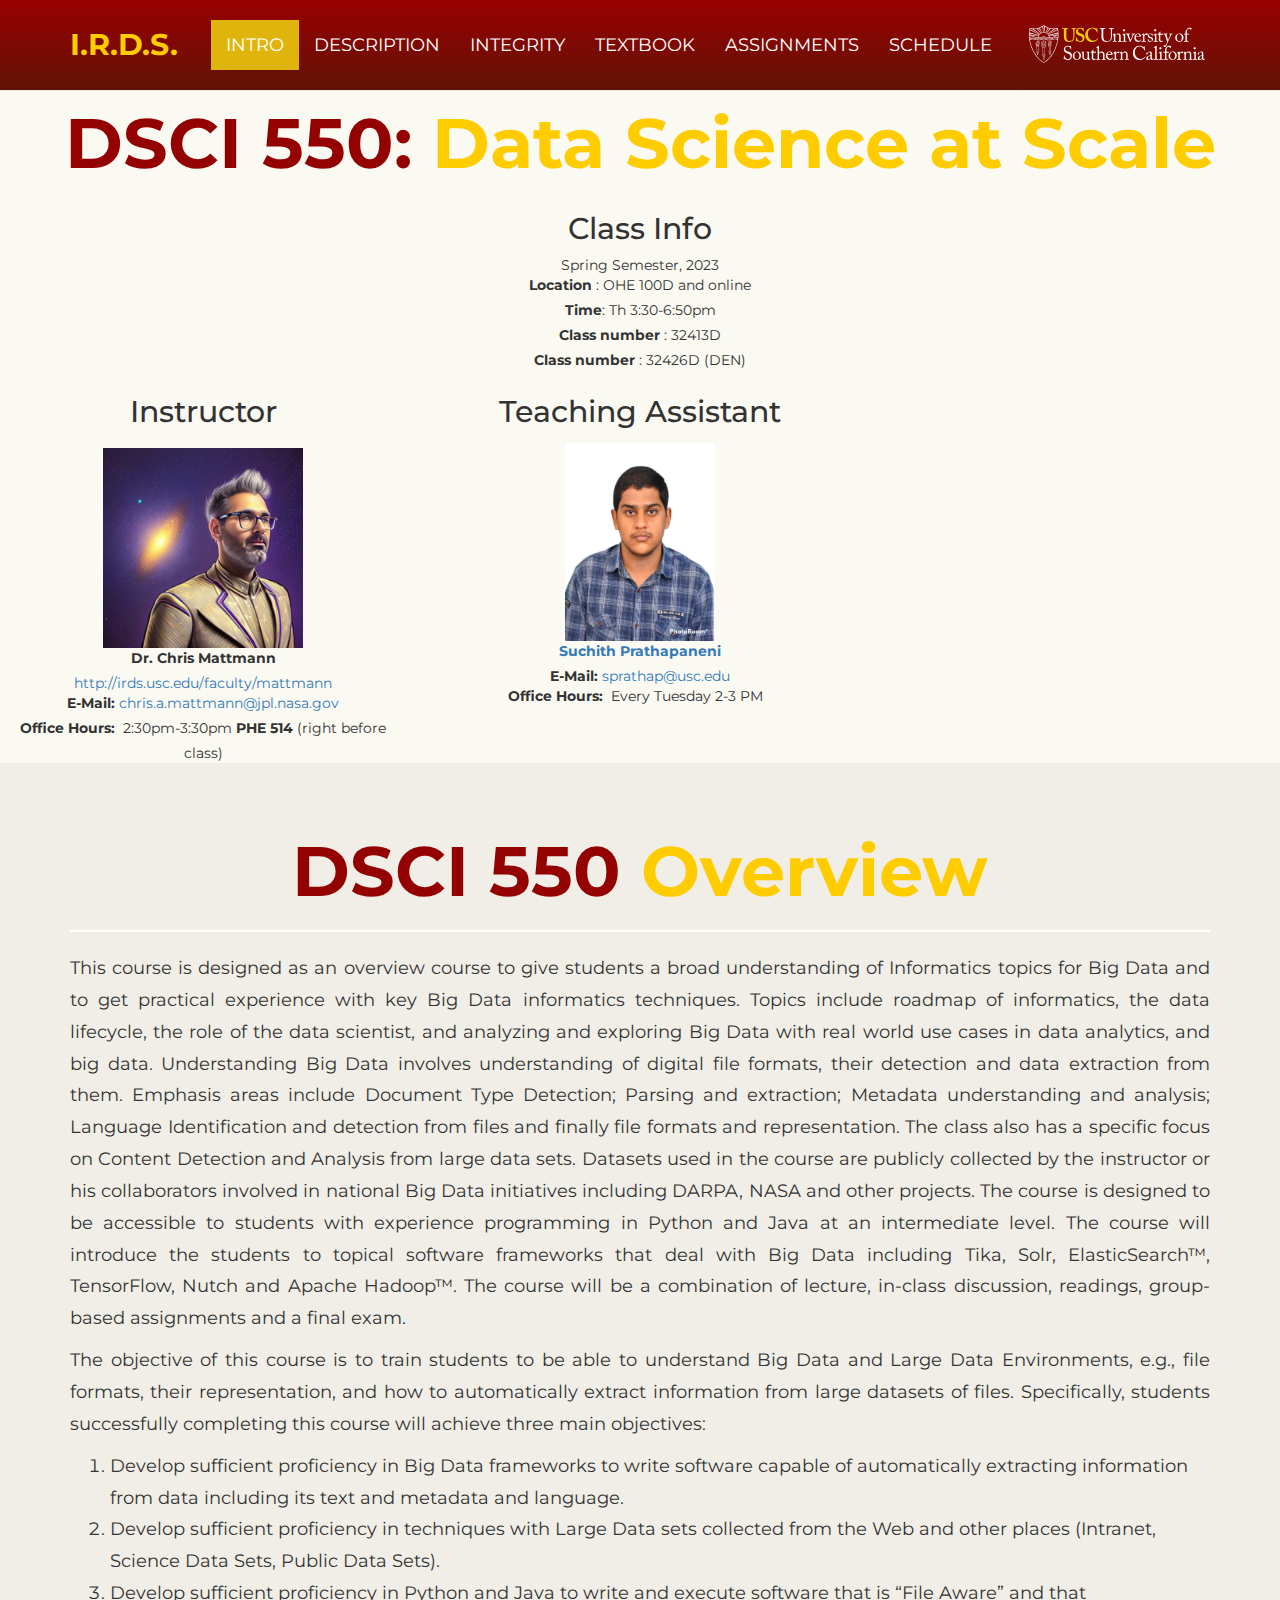
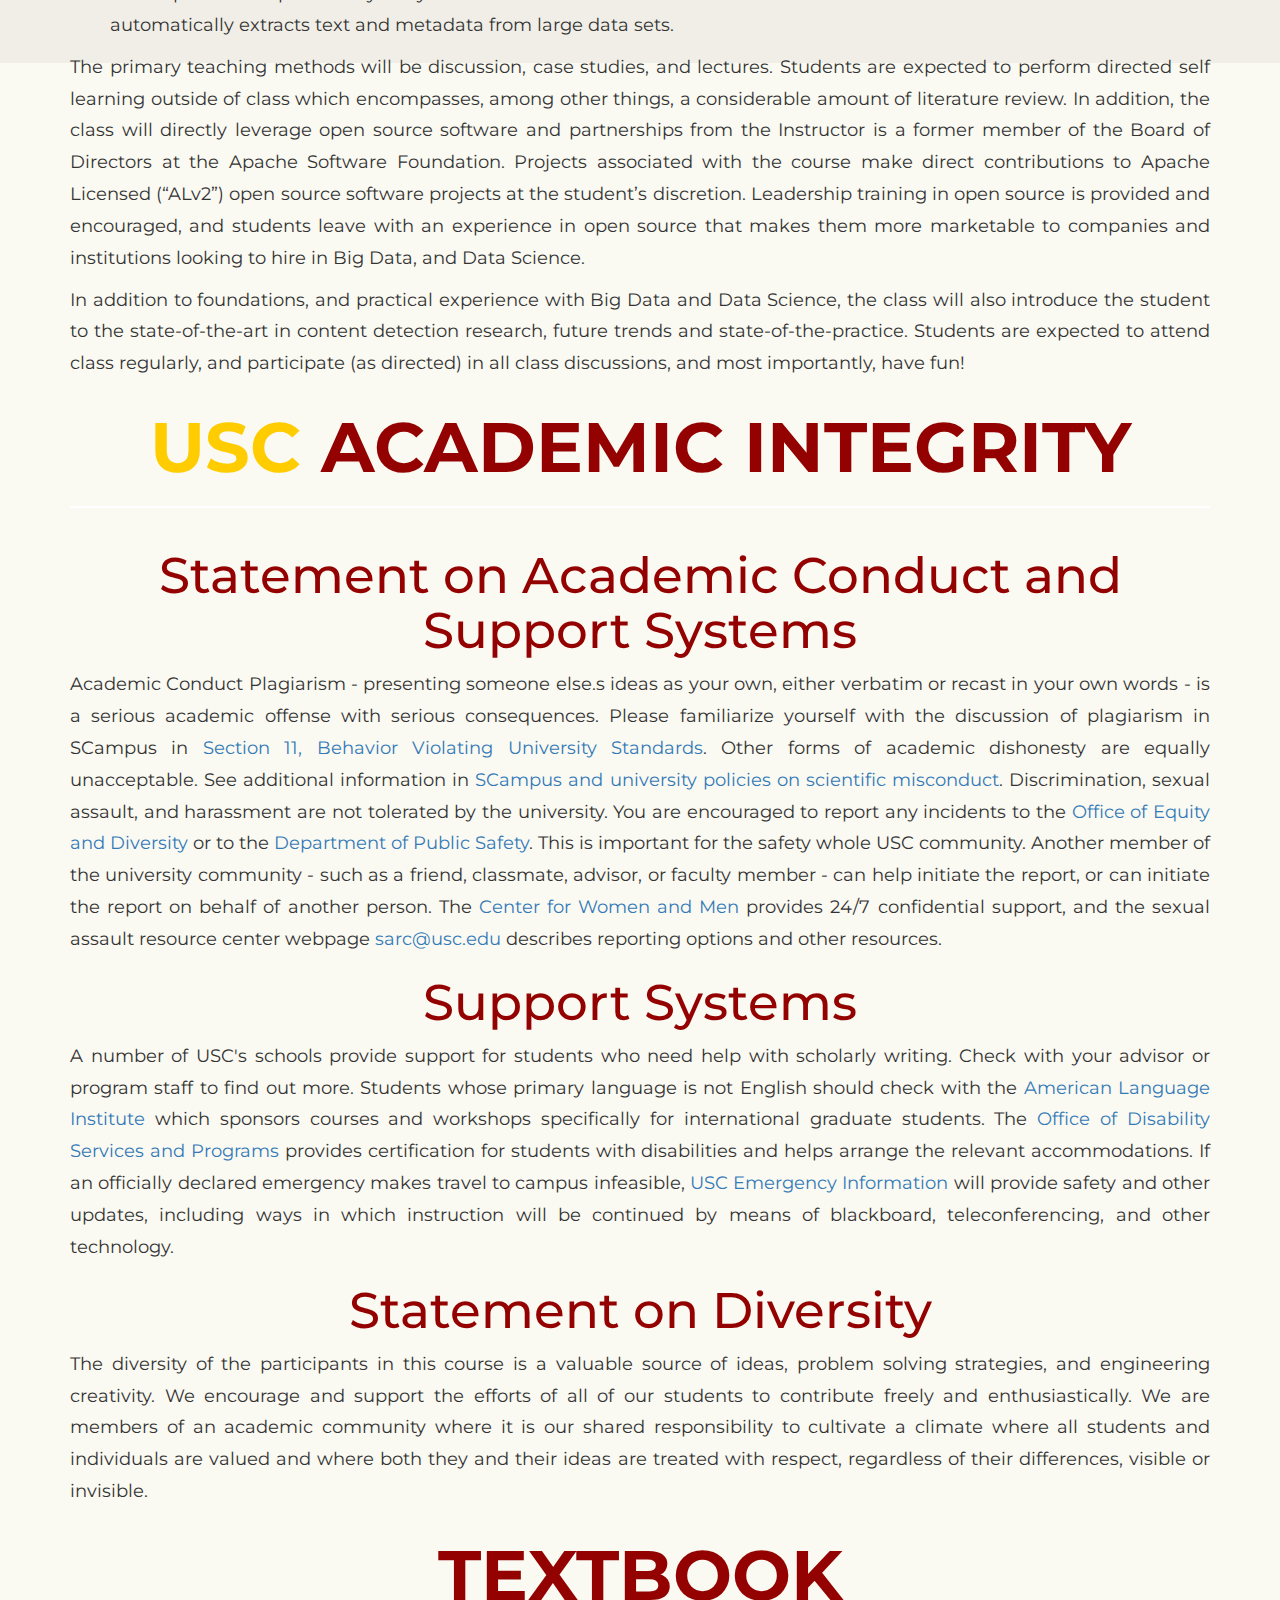
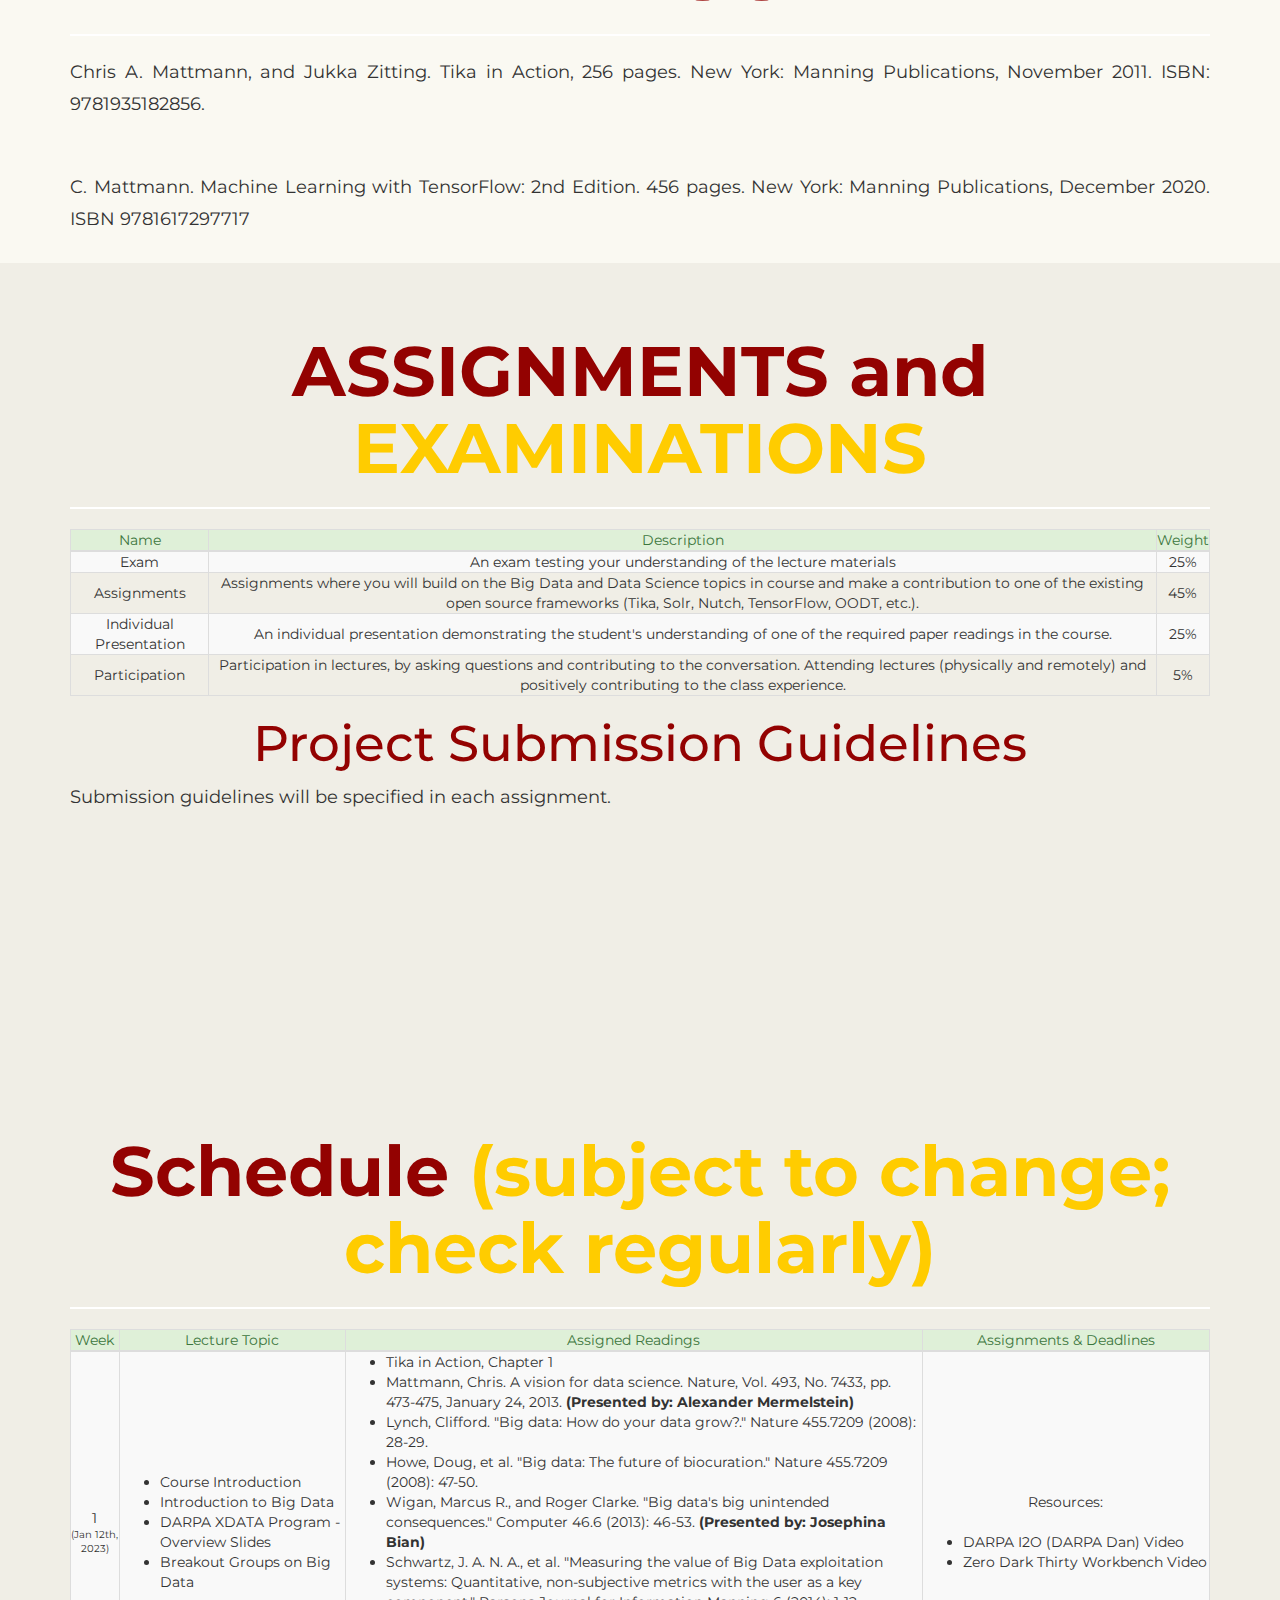
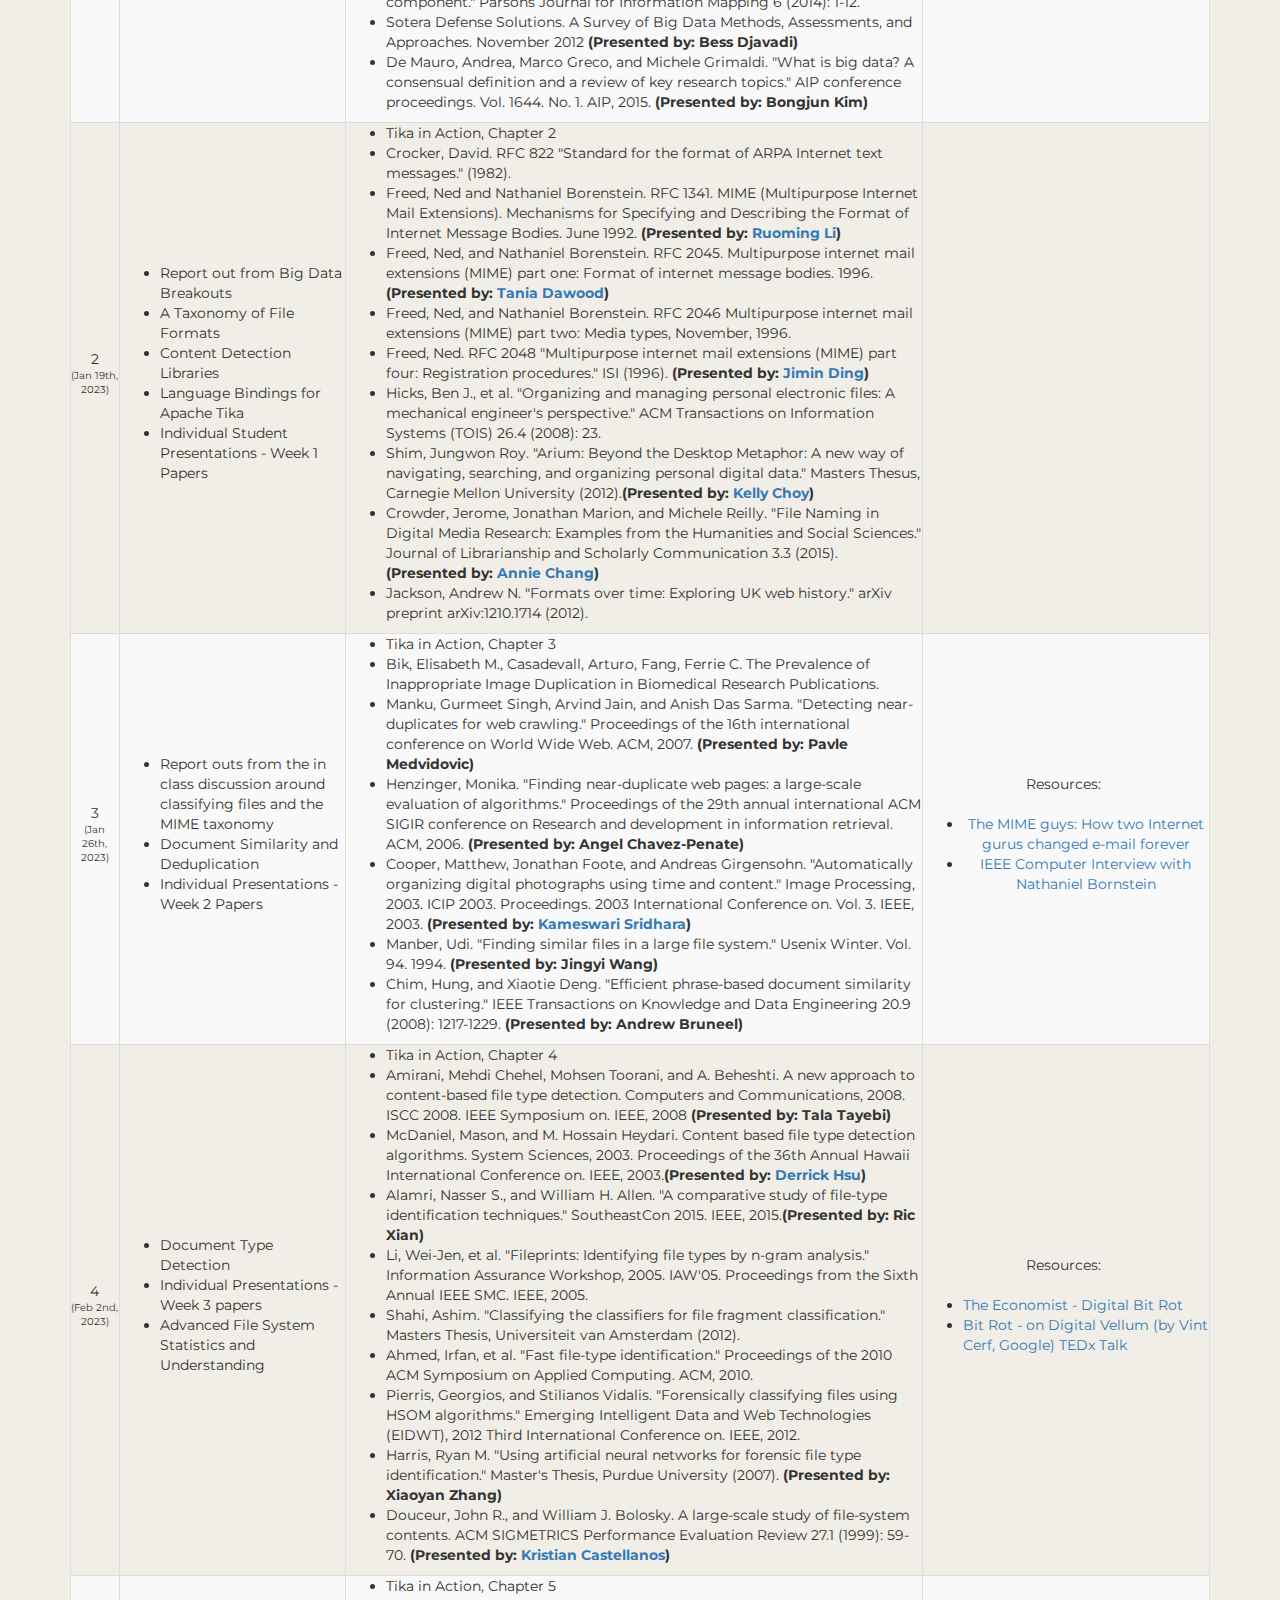
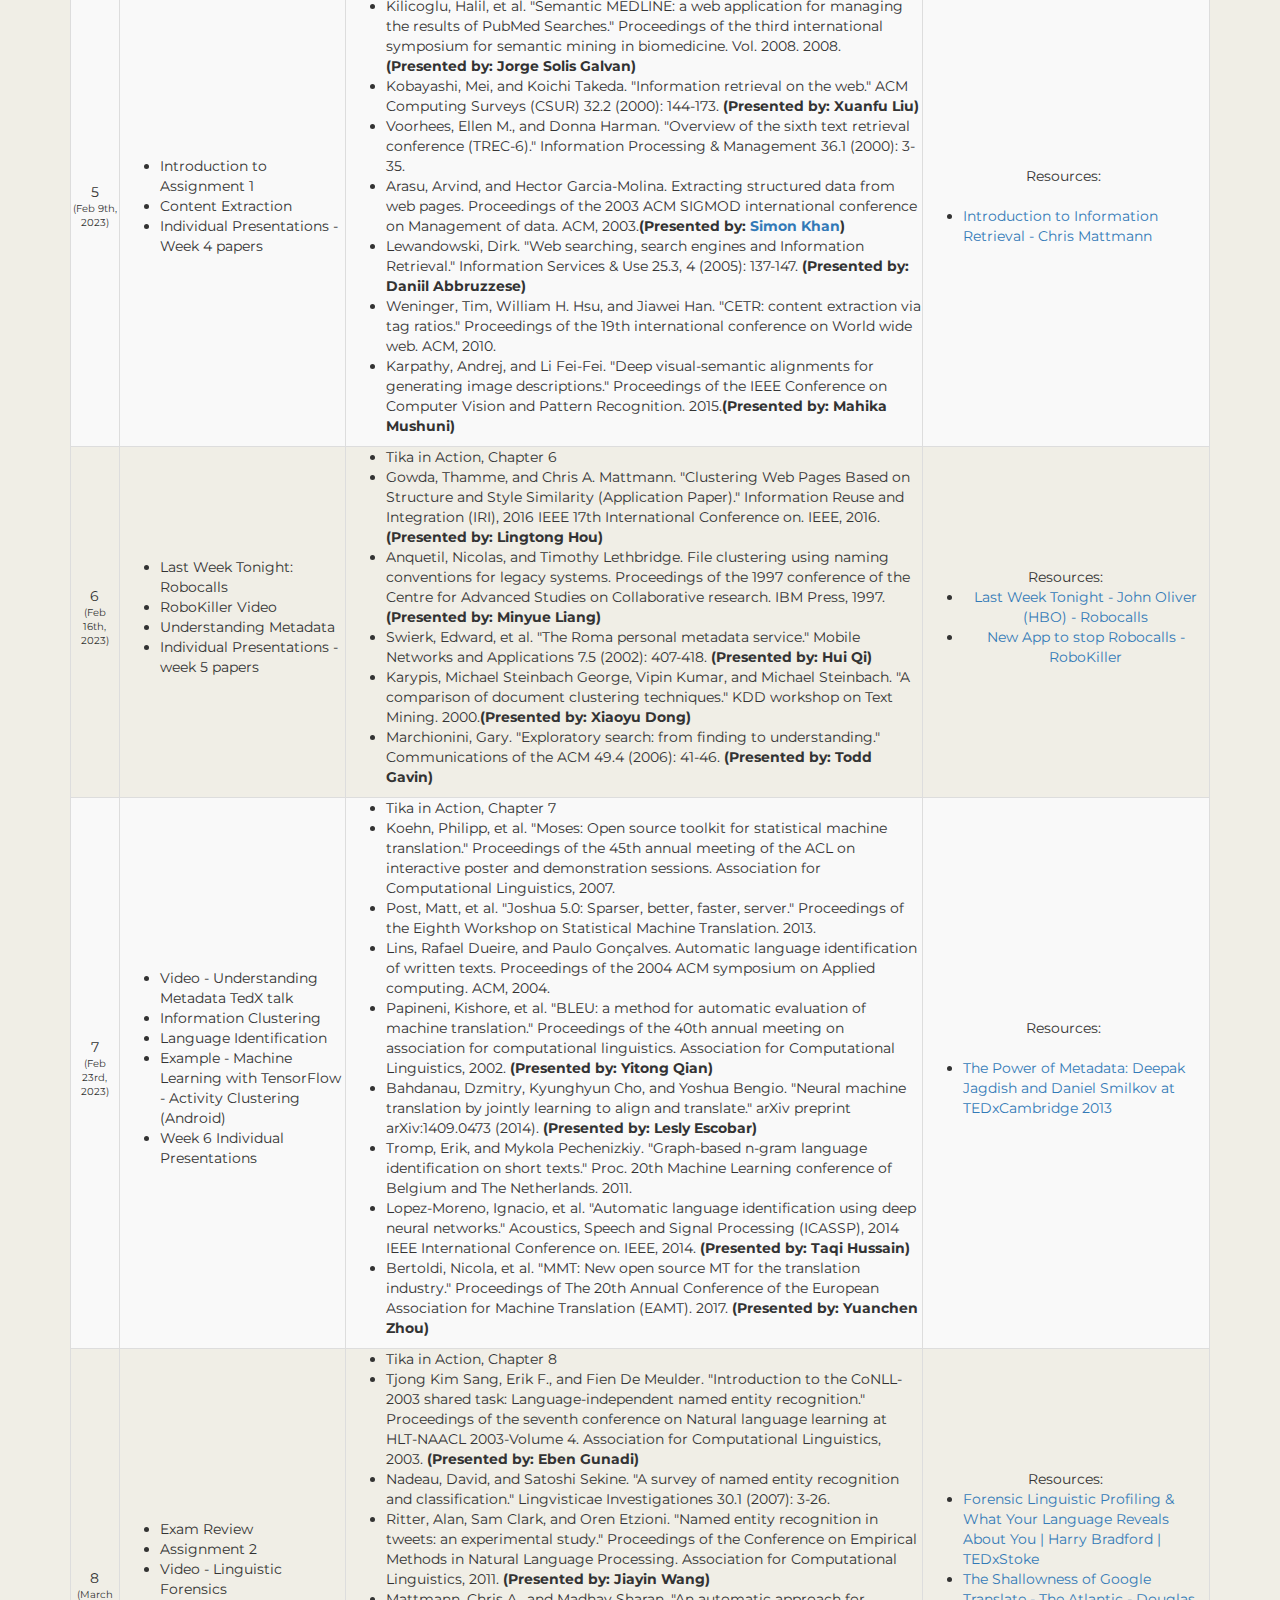
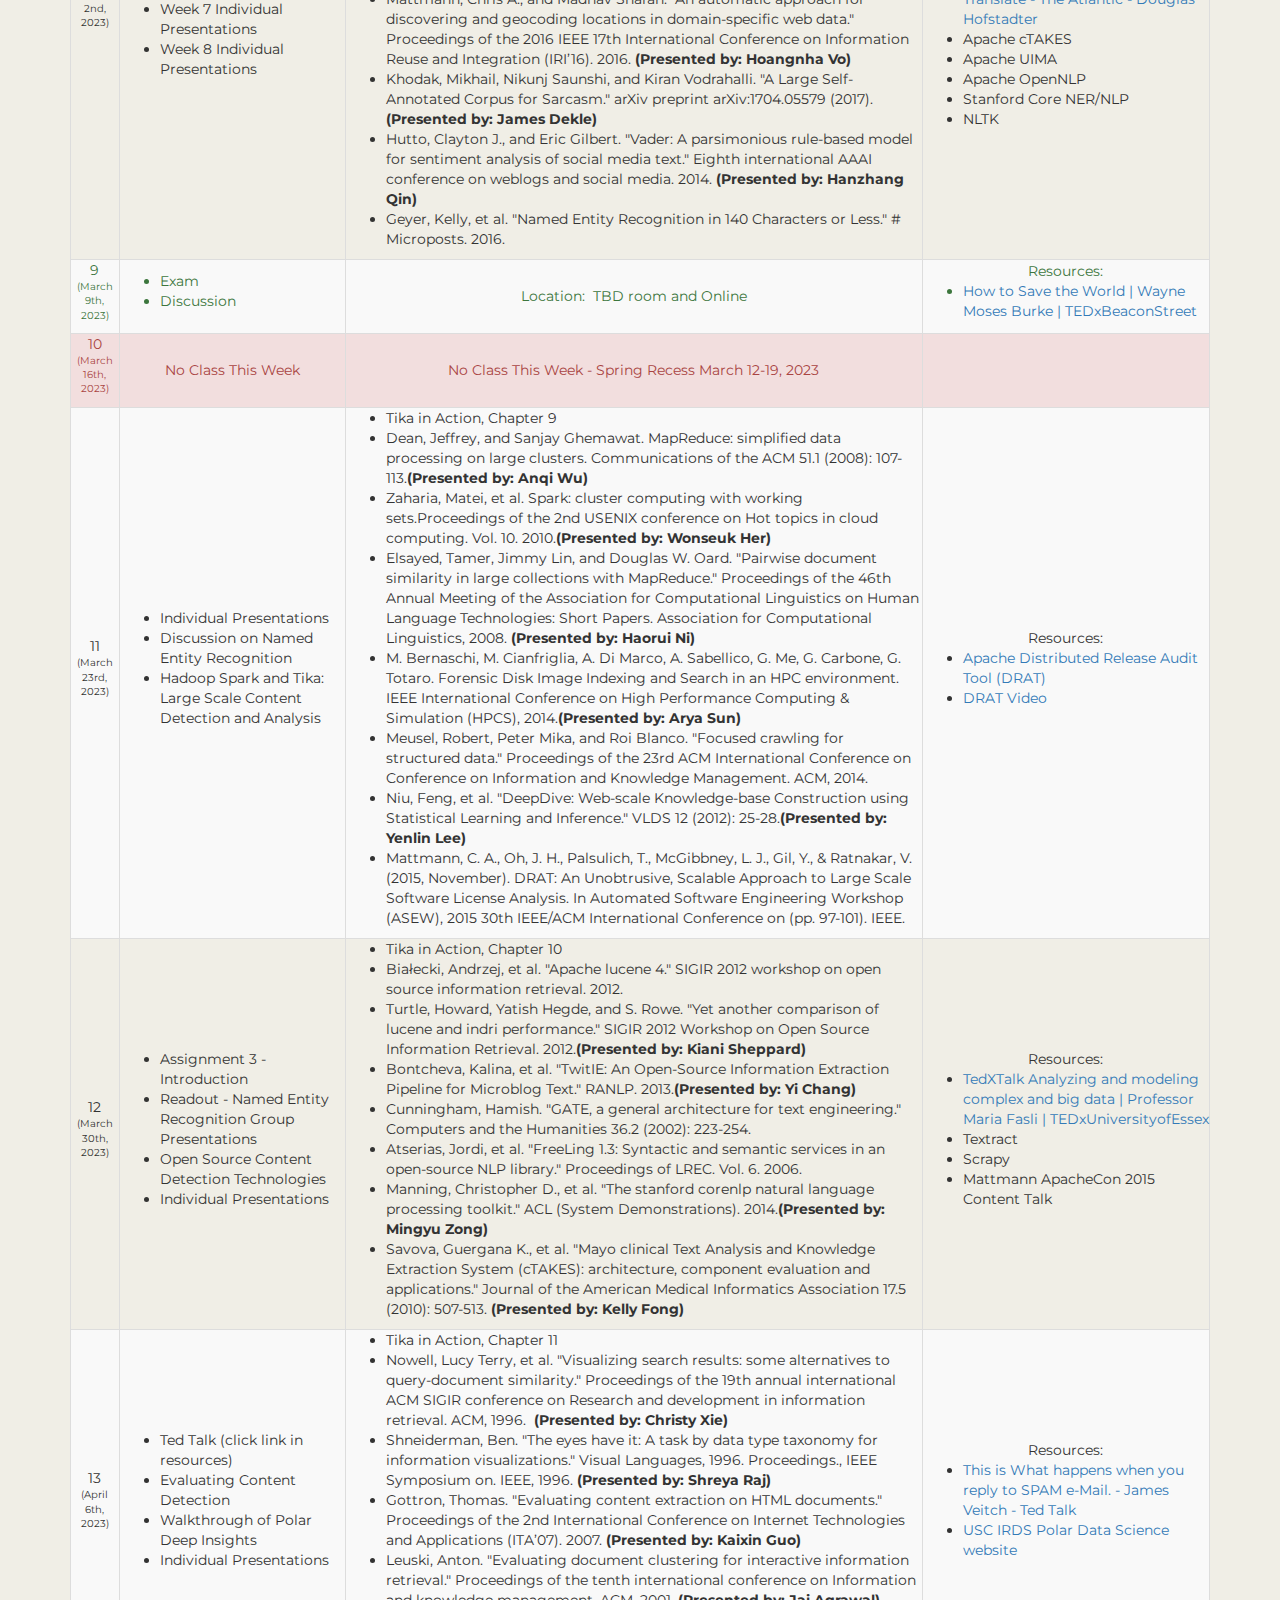
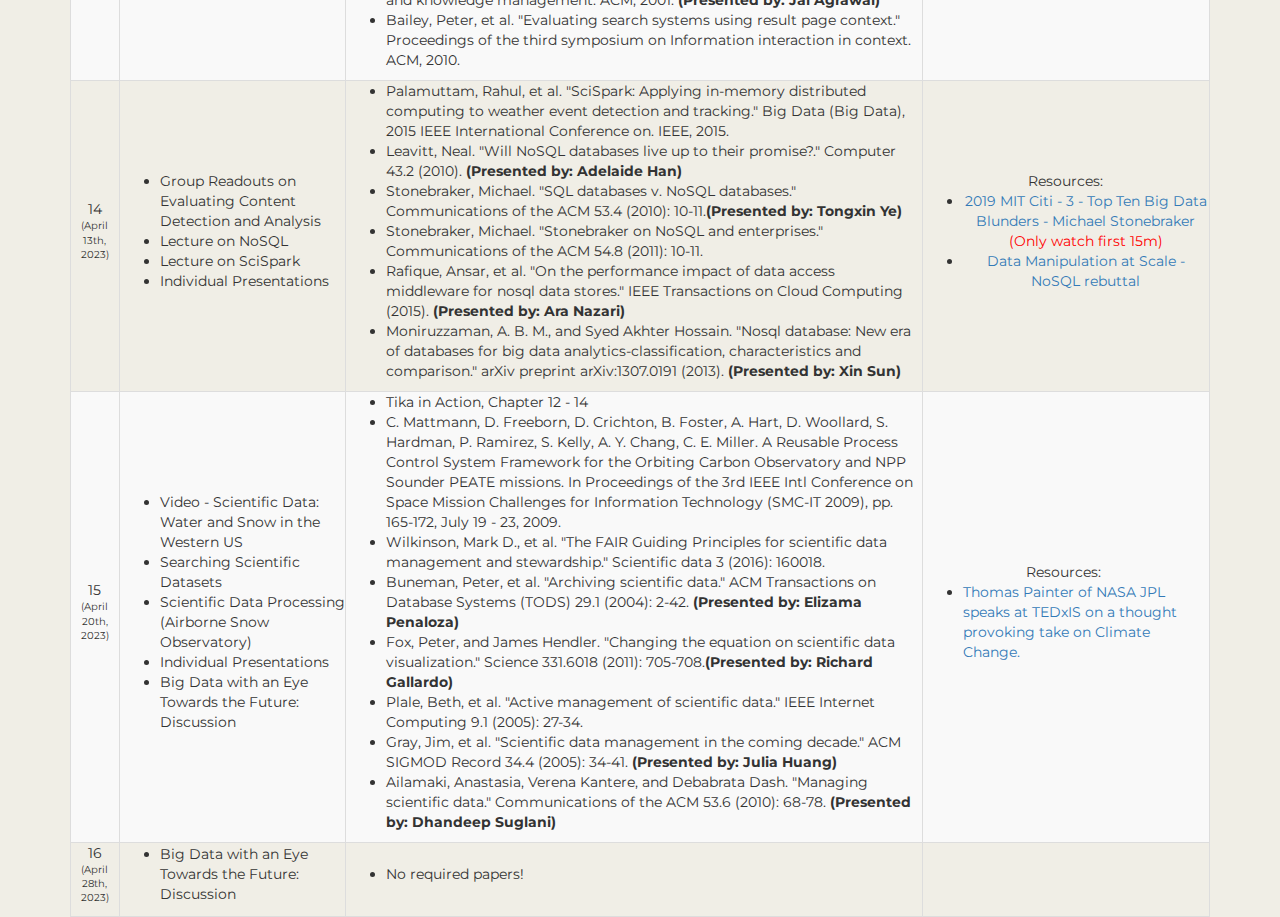
<file: classes/dsci550_2023a/index.html>
<!DOCTYPE html>
<html lang="en">

<head>
    <meta charset="utf-8">
    <meta http-equiv="X-UA-Compatible" content="IE=edge">
    <meta name="viewport" content="width=device-width, initial-scale=1">
    <meta name="description" content="The IRDS mission is to research and develop new methodology and open source software to analyze, ingest, process, and manage Big Data and to turn it into information. We contribute to the world’s largest and most often downloaded open source software projects, we apply tried and true techniques including content detection and analysis, crawling, deduplication, similarity, named entity recognition, construction of inverted indices, query analysis, search, relevancy and ranking, interactive query analysis, and management of large data sets. We have expertise in data collection, working with NASA, DARPA, DHS, NIH across a number of domains, Earth Science, Planetary Science, Astronomy, defense, and private industry.">
    <meta name="keywords" content="IRDS, Data Science, Information Retrieval, Information Retrieval and Data Science, USC, Research, University of Southern California">
    <meta name="robots" content="index, follow">
    <script>
      (function(i,s,o,g,r,a,m){i['GoogleAnalyticsObject']=r;i[r]=i[r]||function(){
      (i[r].q=i[r].q||[]).push(arguments)},i[r].l=1*new Date();a=s.createElement(o),
      m=s.getElementsByTagName(o)[0];a.async=1;a.src=g;m.parentNode.insertBefore(a,m)
      })(window,document,'script','https://www.google-analytics.com/analytics.js','ga');

      ga('create', 'UA-77850818-1', 'auto');
      ga('send', 'pageview');

    </script>
    <title>USC IRDS - DSCI 550: Data Science at Scale - Spring 2023</title>

    <!-- Bootstrap Core CSS -->
    <link href="../../css/bootstrap.min.css" rel="stylesheet">

    <!-- Custom CSS -->
    <link href="../../css/scrolling-nav.css" rel="stylesheet">

    <!-- App CSS -->
    <link href="../../css/app.css" rel="stylesheet">

    <!-- Custom Fonts -->
    <link href="https://fonts.googleapis.com/css?family=Montserrat:400,700" rel="stylesheet" type="text/css">
    <link href="https://fonts.googleapis.com/css?family=Kaushan+Script" rel="stylesheet" type="text/css">
    <link href="https://fonts.googleapis.com/css?family=Droid+Serif:400,700,400italic,700italic" rel="stylesheet" type="text/css">
    <link href="https://fonts.googleapis.com/css?family=Roboto+Slab:400,100,300,700" rel="stylesheet" type="text/css">

    <!-- HTML5 Shim and Respond.js IE8 support of HTML5 elements and media queries -->
    <!-- WARNING: Respond.js doesn't work if you view the page via file:// -->
    <!--[if lt IE 9]>
        <script src="https://oss.maxcdn.com/libs/html5shiv/3.7.0/html5shiv.js"></script>
        <script src="https://oss.maxcdn.com/libs/respond.js/1.4.2/respond.min.js"></script>
    <![endif]-->

    <style type="text/css">
        .student {
            margin: 15px;
        }
    </style>

</head>

<!-- The #page-top ID is part of the scrolling feature - the data-spy and data-target are part of the built-in Bootstrap scrollspy function -->

<body id="page-top" data-spy="scroll" data-target=".navbar-fixed-top">


    <!-- Navigation -->
    <nav class="navbar navbar-custom navbar-fixed-top" role="navigation">
        <div class="container">
            <div class="navbar-header page-scroll">
                <button type="button" class="navbar-toggle" data-toggle="collapse" data-target=".navbar-ex1-collapse">
                    <span class="sr-only">Toggle navigation</span>
                    <span class="icon-bar"></span>
                    <span class="icon-bar"></span>
                    <span class="icon-bar"></span>
                </button>
                <a class="navbar-brand page-scroll" href="http://irds.usc.edu/"><b>I.R.D.S.</b></a>
            </div>

            <!-- Collect the nav links, forms, and other content for toggling -->
            <div class="collapse navbar-collapse navbar-ex1-collapse">
                  <ul class="nav navbar-nav">
                      <!-- Hidden li included to remove active class from about link when scrolled up past about section -->
                      <li class="hidden">
                          <a class="page-scroll" href="#page-top"></a>
                      </li>
                      <li>
                          <a class="page-scroll" href="#intro">INTRO</a>
                      </li>
                      <li>
                          <a class="page-scroll" href="#description">DESCRIPTION</a>
                      </li>
                      <li>
                          <a class="page-scroll" href="#integrity">INTEGRITY</a>
                      </li>
                      <li>
                          <a class="page-scroll" href="#textbook">TEXTBOOK</a>
                      </li>
                      <li>
                          <a class="page-scroll" href="#assignments">ASSIGNMENTS</a>
                      </li>
                      <li>
                          <a class="page-scroll" href="#schedule">SCHEDULE</a>
                      </li>

                  </ul>
                  <a href="http://usc.edu" class="usc-logo pull-right"><img src="../../images/usc-shield-name-white.svg" width="176px" height="38px"></a>
            </div>
            <!-- /.navbar-collapse -->
        </div>
        <!-- /.container -->
    </nav>

    <!-- Intro Section -->
    <section id="intro" class="intro-section">
     <h2 class="section-heading">DSCI 550: <font class="usc-color">Data Science at Scale</font></h2>

     <div class="row">
       <div class="col-md-16">
         <h2>Class Info</h2>
         Spring Semester, 2023<br/>
         <label>Location</label>
         : OHE 100D and online<br/>
         <label>Time</label>: Th 3:30-6:50pm<br/>
         <label>Class number</label>
         : 32413D<br/>
		 <label>Class number</label>
	   : 32426D (DEN)       </div>
     </div>
     <div class="row"> 
      <div class="col-md-4">
            <h2>Instructor</h2>
                            <!--<span class="glyphicon glyphicon-user" aria-hidden="true"></span>-->
                            <img src="../../images/headshots/chris-lensa-ai-jan2023.png" style=height:200px; alt=""><br>
                            <label>Dr. Chris Mattmann</label><br>
                            <a href="http://irds.usc.edu/faculty/mattmann/">http://irds.usc.edu/faculty/mattmann</a><br/>
                            <label>E-Mail: </label>&nbsp;<a href="mailto:chris.a.mattmann@jpl.nasa.gov">chris.a.mattmann@jpl.nasa.gov</a><br/>
                            <label>Office Hours:</label>
       &nbsp;2:30pm-3:30pm <b>PHE 514</b>&nbsp;(right before class)       </div>  
       <div class="col-md-4">
        <h2>Teaching Assistant</h2>        
          <div class="student">
            <a href="www.linkedin.com/in/suchith-prathapaneni" target="blank">
              <img alt="Suchith Prathapaneni" src="../../images/headshots/suchith_photo.png"><br>
                <label>Suchith Prathapaneni </label></a><br><strong>E-Mail:</strong>&nbsp;<a href="mailto:sprathap@usc.edu">sprathap@usc.edu</a><br>
                <label>Office Hours:</label>&nbsp; Every Tuesday 2-3 PM &nbsp;
          </div>
         
       </div>
  



    </section>

    <!-- Overview Section -->
    <section id="description" class="about-section">
        <div class="container">
            <div class="row">
                <div class="col-lg-12">
                    <h2 class="section-heading">DSCI 550 <font class="usc-color">Overview</font></h2>
                    <hr>
		    <p class="text-justify section-content">This course is designed as an overview course to give students a broad understanding of Informatics topics for Big Data and to get practical experience with key Big Data informatics techniques. Topics include roadmap of informatics, the data lifecycle, the role of the data scientist, and analyzing and exploring Big Data with real world use cases in data analytics, and big data. Understanding Big Data involves understanding of digital file formats, their detection and data extraction from them. Emphasis areas include Document Type Detection; Parsing and extraction; Metadata understanding and analysis; Language Identification and detection from files and finally file formats and representation. The class also has a specific focus on Content Detection and Analysis from large data sets.  Datasets used in the course are publicly collected by the instructor or his collaborators involved in national Big Data initiatives including DARPA, NASA and other projects. The course is designed to be accessible to students with experience programming in Python and Java at an intermediate level. The course will introduce the students to topical software frameworks that deal with Big Data including Tika, Solr, ElasticSearch™, TensorFlow, Nutch and Apache Hadoop™. The course will be a combination of lecture, in-class discussion, readings, group-based assignments and a final exam.</p>
                </div>
            </div>
            <div class="row">
            	<div class="col-lg-12">
            	<p class="text-justify section-content">The objective of this course is to train students to be able to understand Big Data and Large Data Environments, e.g., file formats, their representation, and how to automatically extract information from large datasets of files. Specifically, students successfully completing this course will achieve three main objectives:
			    </p>
			 
			    <ol class="text-left section-content">
			      <li>Develop sufficient proficiency in Big Data frameworks to write software capable of automatically extracting information from data including its text and metadata and language.</li>
			      <li>Develop sufficient proficiency in techniques with Large Data sets collected from the Web and other places (Intranet, Science Data Sets, Public Data Sets).</li>
			      <li>Develop sufficient proficiency in Python and Java to write and execute software that is “File Aware” and that automatically extracts text and metadata from large data sets.</li>
			    </ol>
				</div>
			</div>
			
			<div class="row">
			   <div class="col-lg-12">
				<p class="text-justify section-content">The primary teaching methods will be discussion, case studies, and lectures.  Students are expected to perform directed self learning outside of class which encompasses, among other things, a considerable amount of literature review.  In addition, the class will directly leverage open source software and partnerships from the Instructor is a former member of the Board of Directors at the Apache Software Foundation. Projects associated with the course make direct contributions to Apache Licensed (“ALv2”) open source software projects at the student’s discretion. Leadership training in open source is provided and encouraged, and students leave with an experience in open source that makes them more marketable to companies and institutions looking to hire in Big Data, and Data Science.
				</p>

			    <p class="text-justify section-content">
				In addition to foundations, and practical experience with Big Data and Data Science, the class will also introduce the student to the state-of-the-art in content detection research, future trends and state-of-the-practice. Students are expected to attend class regularly, and participate (as directed) in all class discussions, and most importantly, have fun!
			    </p>
         
            	</div>
            	
            </div>
       
        </div>
    </section>

    <!-- Academic Integrity Section -->
    <section id="integrity" class="faculty-section">
        <div class="container">
            <div class="row">
                <div class="col-lg-12">
                    <h2 class="section-heading"><font class="usc-color">USC</font> ACADEMIC INTEGRITY</h2>
                    <hr>
                    <div class="row">
                        <div class="col-md-12">
                            <h3 class="section-heading">Statement on Academic Conduct and Support Systems</h3>
                            <p class="text-justify section-content">
                              Academic Conduct Plagiarism - presenting someone else.s ideas as your own, either verbatim or recast in your own words - is a serious academic offense with serious consequences. Please familiarize yourself with the discussion of plagiarism in SCampus in <a href="https://scampus.usc.edu/1100-behavior-violating-university-standards-and-appropriate-sanctions/ ">Section 11, Behavior Violating University Standards</a>. Other forms of academic dishonesty are equally unacceptable. See additional information in <a href="http://policy.usc.edu/scientific-misconduct/">SCampus and university policies on scientific misconduct</a>. Discrimination, sexual assault, and harassment are not tolerated by the university. You are encouraged to report any incidents to the <a href="http://equity.usc.edu/">Office of Equity and Diversity</a> or to the <a href="http://capsnet.usc.edu/department/department-public-safety/online-forms/contact-us">Department of Public Safety</a>. This is important for the safety whole USC community. Another member of the university community - such as a friend, classmate, advisor, or faculty member - can help initiate the report, or can initiate the report on behalf of another person. The <a href="http://www.usc.edu/student-affairs/cwm/">Center for Women and Men</a> provides 24/7 confidential support, and the sexual assault resource center webpage <a href="mailto:sarc@usc.edu">sarc@usc.edu</a> describes reporting options and other resources.
							</p>
							
							<h3 class="section-heading">Support Systems</h3>
							<p class="text-justify section-content">
								A number of USC's schools provide support for students who need help with scholarly writing. Check with your advisor or program staff to find out more. Students whose primary language is not English should check with the <a href="http://dornsife.usc.edu/ali">American Language Institute</a> which sponsors courses and workshops specifically for international graduate students. The <a href="http://sait.usc.edu/academicsupport/centerprograms/dsp/home_index.html">Office of Disability Services and Programs</a> provides certification for students with disabilities and helps arrange the relevant accommodations. If an officially declared emergency makes travel to campus infeasible, <a href="http://emergency.usc.edu/">USC Emergency Information</a> will provide safety and other updates, including ways in which instruction will be continued by means of blackboard, teleconferencing, and other technology.
							</p>
							
							<h3 class="section-heading">Statement on Diversity</h3>
                            <p class="text-justify section-content">The diversity of the participants in this course is a valuable source of ideas, problem solving strategies, and engineering creativity. We encourage and support the efforts of all of our students to contribute freely and enthusiastically. We are members of an academic community where it is our shared responsibility to cultivate a climate where all students and individuals are valued and where both they and their ideas are treated with respect, regardless of their differences, visible or invisible.
                            </p>
                        </div>
                    </div>
                </div>
            </div>
        </div>
    </section>
    
 
  <!-- Textbook section -->

  <section id="textbook" class="faculty-section">
    <div class="container">
      <div class="row">
        <div class="col-lg-12">
          <h2 class="section-heading">TEXTBOOK</h2>
          <hr>
          
          <p class="text-justify section-content"> Chris A. Mattmann, and Jukka Zitting. Tika in Action, 256 pages. New York: Manning Publications, November 2011. ISBN: 9781935182856. </p>
          <p class="text-justify section-content">&nbsp;</p>
          <p class="text-justify section-content">C. Mattmann. Machine Learning with TensorFlow: 2nd Edition. 456 pages. New York: Manning Publications, December 2020. ISBN 9781617297717&nbsp;</p>
        </div>
      </div>
    </div>
  </section>

  <!-- Assignments Section -->
  <section id="assignments" class="about-section fix-height">
    <div class="container">
      <div class="row">
        <div class="col-lg-12">
			<h2 class="section-heading">ASSIGNMENTS and <font class="usc-color">EXAMINATIONS</font></h2>
          <hr>
            <table class="table-bordered table-striped table-dark">
            	<thead class="alert-success">
            		<td>Name</td>
            		<td>Description</td>
            		<td>Weight</td>
            	</thead>
                <tr>
                	<td>Exam</td>
                	<td>An exam testing your understanding of the lecture materials</td>
                	<td>25%</td>
                </tr>                
                <tr>
                	<td>Assignments</td>
                	<td>Assignments where you will build on the Big Data and Data Science topics in course and make a contribution to one of the existing open source frameworks (Tika, Solr, Nutch, TensorFlow, OODT, etc.).</td>
                	<td>45%</td>
                </tr>   
                <tr>
                	<td>Individual Presentation</td>
                	<td>An individual presentation demonstrating the student's understanding of one of the required paper readings in the course.</td>
                	<td>25%</td>
                </tr>
                <tr>
                	<td>Participation</td>
                	<td>Participation in lectures, by asking questions and contributing to the conversation. Attending lectures (physically and remotely) and positively contributing to the class experience.</td>
                	<td>5%</td>
                </tr>
			</table>
			
			<h3 class="section-heading">Project Submission Guidelines</h3>
			<p class="text-justify section-content">
			Submission guidelines will be specified in each assignment.	
			</p>


        </div>
      </div>
	  </div>
  </section>


  <!-- Schedule section -->
  <section id="schedule" class="contact-section">
    <div class="container">
      <div class="row">
        <div class="col-md-12">
          <h2 class="section-heading">Schedule <font class="usc-color">(subject to change; check regularly)</font></h2><hr/>
          <table class="table-bordered table-striped table-dark">
            	<thead class="alert-success">
            		<td>Week</td>
            		<td>Lecture Topic</td>
            		<td>Assigned Readings</td>
            		<td>Assignments &amp; Deadlines</td>
            	</thead>
            	
            	<tr>
            		<td>1<br/><p class="text-emphasis-style" style="font-size:10px;">(Jan 12th, 2023)</p></td>
            		<td><ul class="text-left">
            			<li>Course Introduction</li>
            			<li>Introduction to Big Data</li>
            			<li>DARPA XDATA Program - Overview Slides</li>
            			<li>Breakout Groups on Big Data</li>
            		</ul></td>
					<td><ul class="text-left"><li>Tika in Action, Chapter 1</li>
                        <li>Mattmann, Chris. A vision for data science. Nature, Vol. 493, No. 7433, pp. 473-475, January 24, 2013. <strong>(Presented by: Alexander Mermelstein)</strong></li>
                        <li>Lynch, Clifford. "Big data: How do your data grow?." Nature 455.7209 (2008): 28-29.</li>
                        <li>Howe, Doug, et al. "Big data: The future of biocuration." Nature 455.7209 (2008): 47-50.</li>
                        <li>Wigan, Marcus R., and Roger Clarke. "Big data's big unintended consequences." Computer 46.6 (2013): 46-53. <strong>(Presented by: Josephina Bian)</strong></li>
                        <li>Schwartz, J. A. N. A., et al. "Measuring the value of Big Data exploitation systems: Quantitative, non-subjective metrics with the user as a key component." Parsons Journal for Information Mapping 6 (2014): 1-12.</li>
                        <li>Sotera Defense Solutions. A Survey of Big Data Methods, Assessments, and Approaches. November 2012 <strong>(Presented by: Bess Djavadi)</strong></li>
                        <li>De Mauro, Andrea, Marco Greco, and Michele Grimaldi. "What is big data? A consensual definition and a review of key research topics." AIP conference proceedings. Vol. 1644. No. 1. AIP, 2015. <strong>(Presented by: Bongjun Kim)</strong></li>
						</ul>
           	        </td>
           	        <td>Resources:<br/><br>
           	           <ul class="text-left">
           	           	  <li>DARPA I2O (DARPA Dan) Video</li>
           	           	  <li>Zero Dark Thirty Workbench Video</li>
           	           </ul>

           	        </td>
            	</tr>

            	<tr>
            		<td>2<br/><p class="text-emphasis-style" style="font-size:10px;">(Jan 19th, 2023)</p></td>
            		<td><ul class="text-left">
            		    <li>Report out from Big Data Breakouts</li>
            			<li>A Taxonomy of File Formats</li>
						<li>Content Detection Libraries</li>
                        <li>Language Bindings for Apache Tika</li>
                        <li>Individual Student Presentations - Week 1 Papers</li>
            		</ul></td>
					<td><ul class="text-left"><li>Tika in Action, Chapter 2</li>
                        <li>Crocker, David. RFC 822 "Standard for the format of ARPA Internet text messages." (1982).</li>   
                        <li>Freed, Ned and Nathaniel Borenstein. RFC 1341. MIME  (Multipurpose Internet Mail Extensions).  Mechanisms for Specifying and Describing
                       the Format of Internet Message Bodies. June 1992. <strong>(Presented by: <a href="https://youtu.be/nYWkoGhFDaw">Ruoming Li</a>)</strong></li>
                        <li>Freed, Ned, and Nathaniel Borenstein. RFC 2045. Multipurpose internet mail extensions (MIME) part one: Format of internet message bodies. 1996.<strong>(Presented by: <a href="https://youtu.be/awAe-Pu4KMQ">Tania Dawood</a>)</strong></li>
                        <li>Freed, Ned, and Nathaniel Borenstein. RFC 2046 Multipurpose internet mail extensions (MIME) part two: Media types, November, 1996.</li>
                        <li>Freed, Ned. RFC 2048 "Multipurpose internet mail extensions (MIME) part four: Registration procedures." ISI (1996). <strong>(Presented by: <a href="https://youtu.be/Xo0n2dgpDPU">Jimin Ding</a>)</strong></li>
                        <li>Hicks, Ben J., et al. "Organizing and managing personal electronic files: A mechanical engineer's perspective." ACM Transactions on Information Systems (TOIS) 26.4 (2008): 23.</li>
                        <li>Shim, Jungwon Roy. "Arium: Beyond the Desktop Metaphor: A new way of navigating, searching, and organizing personal digital data." Masters Thesus, Carnegie Mellon University (2012).<strong>(Presented by: <a href="https://youtu.be/1qsEHxS2cMM)">Kelly Choy</a>)</strong></li>
                        <li>Crowder, Jerome, Jonathan Marion, and Michele Reilly. "File Naming in Digital Media Research: Examples from the Humanities and Social Sciences." Journal of Librarianship and Scholarly Communication 3.3 (2015). <strong>(Presented by: <a href="https://www.youtube.com/watch?v=zYuI2hkmymA">Annie Chang</a>)</strong></li>
                        <li>Jackson, Andrew N. "Formats over time: Exploring UK web history." arXiv preprint arXiv:1210.1714 (2012). </li>
						</ul>
           	        </td>
           	        <td>&nbsp;</td>
            	</tr>
            	
             	<tr>
            		<td>3<br/>
           		    <p class="text-emphasis-style" style="font-size:10px;">(Jan 26th, 2023)</p></td>
            		<td><ul class="text-left">
            		    <li>Report outs from the in class discussion around classifying files and the MIME taxonomy</li>
						<li>Document Similarity and Deduplication</li>
           		        <li>Individual Presentations - Week 2 Papers</li>
            		</ul></td>
					<td><ul class="text-left"><li>Tika in Action, Chapter 3</li>
                        <li>Bik, Elisabeth M., Casadevall, Arturo, Fang, Ferrie C. The Prevalence of Inappropriate Image Duplication in Biomedical Research Publications.</li>
                        <li>Manku, Gurmeet Singh, Arvind Jain, and Anish Das Sarma. "Detecting near-duplicates for web crawling." Proceedings of the 16th international conference on World Wide Web. ACM, 2007. <strong>(Presented by: Pavle Medvidovic)</strong></li>
                        <li>Henzinger, Monika. "Finding near-duplicate web pages: a large-scale evaluation of algorithms." Proceedings of the 29th annual international ACM SIGIR conference on Research and development in information retrieval. ACM, 2006. <strong>(Presented by: Angel Chavez-Penate)</strong> </li>
                        <li>Cooper, Matthew, Jonathan Foote, and Andreas Girgensohn. "Automatically organizing digital photographs using time and content." Image Processing, 2003. ICIP 2003. Proceedings. 2003 International Conference on. Vol. 3. IEEE, 2003. <strong>(Presented by: <a href="https://www.youtube.com/watch?v=FHtoj5EwMLw&t=1s">Kameswari Sridhara</a>)</strong></li>
						<li>Manber, Udi. "Finding similar files in a large file system." Usenix Winter. Vol. 94. 1994. <strong>(Presented by: Jingyi Wang)</strong></li>
						<li>Chim, Hung, and Xiaotie Deng. "Efficient phrase-based document similarity for clustering." IEEE Transactions on Knowledge and Data Engineering 20.9 (2008): 1217-1229. <strong>(Presented by: Andrew Bruneel)</strong></li>
						</ul>
           	        </td>
           	        <td>Resources:&nbsp;<br/><br/><ul classs="text-left">
           	        	<li><a href="https://www.networkworld.com/article/2199390/uc-voip/the-mime-guys--how-two-internet-gurus-changed-e-mail-forever.html">The MIME guys: How two Internet gurus changed e-mail forever</a></li>
            		    <li><a href="https://www.youtube.com/watch?v=LOUqh5xw99w">IEEE Computer Interview with Nathaniel Bornstein</a></li>
           	        </ul></td>
            	</tr>
            	
             	<tr>
            		<td>4<br/>
           		    <p class="text-emphasis-style" style="font-size:10px;">(Feb 2nd, 2023)</p></td>
            		<td><ul class="text-left">
					  <li>Document Type Detection</li>
				      <li>Individual Presentations - Week 3 papers</li>
					  <li>Advanced File System Statistics and Understanding</li>
            		</ul></td>
					<td><ul class="text-left"><li>Tika in Action, Chapter 4</li>
					  <li>Amirani, Mehdi Chehel, Mohsen Toorani, and A. Beheshti. A new approach to content-based file type detection. Computers and Communications, 2008. ISCC 2008. IEEE Symposium on. IEEE, 2008 <strong>(Presented by: Tala Tayebi)</strong> </li>
					  <li>McDaniel, Mason, and M. Hossain Heydari. Content based file type detection algorithms. System Sciences, 2003. Proceedings of the 36th Annual Hawaii International Conference on. IEEE, 2003.<strong>(Presented by: <a href="https://www.youtube.com/watch?v=1HR9VaezzVE&t=105s">Derrick Hsu</a>)</strong></li>
					  <li>Alamri, Nasser S., and William H. Allen. "A comparative study of file-type identification techniques." SoutheastCon 2015. IEEE, 2015.<strong>(Presented by: Ric Xian)</strong></li>
					  <li>Li, Wei-Jen, et al. "Fileprints: Identifying file types by n-gram analysis." Information Assurance Workshop, 2005. IAW'05. Proceedings from the Sixth Annual IEEE SMC. IEEE, 2005. </li>
					  <li>Shahi, Ashim. "Classifying the classifiers for file fragment classification." Masters Thesis, Universiteit van Amsterdam (2012). </li>
						<li>Ahmed, Irfan, et al. "Fast file-type identification." Proceedings of the 2010 ACM Symposium on Applied Computing. ACM, 2010. </li>
						<li>Pierris, Georgios, and Stilianos Vidalis. "Forensically classifying files using HSOM algorithms." Emerging Intelligent Data and Web Technologies (EIDWT), 2012 Third International Conference on. IEEE, 2012.</li>
						<li>Harris, Ryan M. "Using artificial neural networks for forensic file type identification." Master's Thesis, Purdue University (2007). <strong>(Presented by: Xiaoyan Zhang)</strong></li>
						<li>Douceur, John R., and William J. Bolosky. A large-scale study of file-system contents. ACM SIGMETRICS Performance Evaluation Review 27.1 (1999): 59-70. <strong>(Presented by: <a href="https://www.youtube.com/watch?v=AAztusIz4AI&t=1s">Kristian Castellanos</a>)</strong></li>
						</ul>
           	        </td>
           	        <td>Resources:&nbsp;<br/><br/>
           	          <ul class="text-left">
           	          	  <li><a href="http://www.economist.com/node/21553445">The Economist - Digital Bit Rot</a></li>
           	          	  <li><a href="https://www.youtube.com/watch?v=GV0A82TCrf0">Bit Rot - on Digital Vellum (by Vint Cerf, Google) TEDx Talk</a></li>
           	          </ul></td>
            	</tr>
            	
              	<tr>
            		<td>5<br/>
           		    <p class="text-emphasis-style" style="font-size:10px;">(Feb 9th, 2023)</p></td>
            		<td><ul class="text-left">
            		    <li>Introduction to Assignment 1</li>
           		        <li>Content Extraction</li>
                        <li>Individual Presentations - Week 4 papers</li>
            		</ul></td>
					<td><ul class="text-left"><li>Tika in Action, Chapter 5</li>
					  <li>Kilicoglu, Halil, et al. "Semantic MEDLINE: a web application for managing the results of PubMed Searches." Proceedings of the third international symposium for semantic mining in biomedicine. Vol. 2008. 2008. <strong>(Presented by: Jorge Solis Galvan)</strong></li>
					  <li>Kobayashi, Mei, and Koichi Takeda. "Information retrieval on the web." ACM Computing Surveys (CSUR) 32.2 (2000): 144-173.<strong>&nbsp;(Presented by: Xuanfu Liu)</strong></li>
					  <li>Voorhees, Ellen M., and Donna Harman. "Overview of the sixth text retrieval conference (TREC-6)." Information Processing &amp; Management 36.1 (2000): 3-35.<strong>&nbsp;</strong></li>
					  <li>Arasu, Arvind, and Hector Garcia-Molina. Extracting structured data from web pages. Proceedings of the 2003 ACM SIGMOD international conference on Management of data. ACM, 2003.<strong>(Presented by: <a href="https://www.youtube.com/watch?v=tRz8NG-EPV4">Simon Khan</a>)</strong></li>
					  <li>Lewandowski, Dirk. "Web searching, search engines and Information Retrieval." Information Services &amp; Use 25.3, 4 (2005): 137-147. <strong>(Presented by: Daniil Abbruzzese)</strong></li>
						<li>Weninger, Tim, William H. Hsu, and Jiawei Han. "CETR: content extraction via tag ratios." Proceedings of the 19th international conference on World wide web. ACM, 2010. </li>
						<li>Karpathy, Andrej, and Li Fei-Fei. "Deep visual-semantic alignments for generating image descriptions." Proceedings of the IEEE Conference on Computer Vision and Pattern Recognition. 2015.<strong>(Presented by: Mahika Mushuni)</strong></li>
					</ul>
           	        </td>
           	        <td>Resources:&nbsp;<br/><br/>
           	          <ul class="text-left">
           	            <li><a href="https://www.youtube.com/watch?v=m9_EPCYrCzo">Introduction to Information Retrieval - Chris Mattmann</a></li>
       	              </ul></td>
            	</tr>
            	
                <tr>
            		<td>6<br/>
           		    <p class="text-emphasis-style" style="font-size:10px;">(Feb 16th, 2023)</p></td>
            		<td><ul class="text-left">
					  <li>Last Week Tonight:&nbsp; Robocalls</li>
           		      <li>RoboKiller Video</li>
					  <li>Understanding Metadata</li>							
				      <li>Individual Presentations - week 5 papers</li>					
                    </ul></td>
					<td><ul class="text-left"><li>Tika in Action, Chapter 6</li>
					  <li>Gowda, Thamme, and Chris A. Mattmann. "Clustering Web Pages Based on Structure and Style Similarity (Application Paper)." Information Reuse and Integration (IRI), 2016 IEEE 17th International Conference on. IEEE, 2016. <strong>(Presented by: Lingtong Hou)</strong></li>
					  <li> Anquetil, Nicolas, and Timothy Lethbridge. File clustering using naming conventions for legacy systems. Proceedings of the 1997 conference of the Centre for Advanced Studies on Collaborative research. IBM Press, 1997.<strong>(Presented by: Minyue Liang)</strong> </li>
					  <li>Swierk, Edward, et al. "The Roma personal metadata service." Mobile Networks and Applications 7.5 (2002): 407-418.  <strong>(Presented by: Hui Qi)</strong></li>
					  <li>Karypis, Michael Steinbach George, Vipin Kumar, and Michael Steinbach. "A comparison of document clustering techniques." KDD workshop on Text Mining. 2000.<strong>(Presented by: Xiaoyu Dong)</strong></li>
					  <li>Marchionini, Gary. "Exploratory search: from finding to understanding." Communications of the ACM 49.4 (2006): 41-46. <strong>(Presented by: Todd Gavin)</strong></li>
						</ul>
           	        </td>
           	        <td>Resources:<br/>
					       <ul>
						     <li><a href="https://www.youtube.com/watch?v=FO0iG_P0P6M">Last Week Tonight - John Oliver (HBO) - Robocalls</a></li>
							 <li><a href="https://www.youtube.com/watch?v=KyrhzMOCb4Q">New App to stop Robocalls - RoboKiller</a></li>
						   </ul>
					</td>
            	</tr>   
            	

           		<tr>
            		<td>7<br/>
           		    <p class="text-emphasis-style" style="font-size:10px;">(Feb 23rd, 2023)</p></td>
            		<td><ul class="text-left">
            		    <li>Video - Understanding Metadata TedX talk</li>
            			<li>Information Clustering</li>
            			<li>Language Identification</li>
						<li>Example - Machine Learning with TensorFlow - Activity Clustering (Android)</li>
            			<li>Week 6 Individual Presentations</li>            			
            		</ul></td>
					<td><ul class="text-left"><li>Tika in Action, Chapter 7</li>
					  <li>Koehn, Philipp, et al. "Moses: Open source toolkit for statistical machine translation." Proceedings of the 45th annual meeting of the ACL on interactive poster and demonstration sessions. Association for Computational Linguistics, 2007. </li>
					  <li>Post, Matt, et al. "Joshua 5.0: Sparser, better, faster, server." Proceedings of the Eighth Workshop on Statistical Machine Translation. 2013.</li>
					  <li>Lins, Rafael Dueire, and Paulo Gonçalves. Automatic language identification of written texts. Proceedings of the 2004 ACM symposium on Applied computing. ACM, 2004. </li>
					  <li>Papineni, Kishore, et al. "BLEU: a method for automatic evaluation of machine translation." Proceedings of the 40th annual meeting on association for computational linguistics. Association for Computational Linguistics, 2002. <strong>(Presented by: Yitong Qian)</strong></li>
						<li>Bahdanau, Dzmitry, Kyunghyun Cho, and Yoshua Bengio. "Neural machine translation by jointly learning to align and translate." arXiv preprint arXiv:1409.0473 (2014). <strong>(Presented by: Lesly Escobar)</strong></li>
						<li>Tromp, Erik, and Mykola Pechenizkiy. "Graph-based n-gram language identification on short texts." Proc. 20th Machine Learning conference of Belgium and The Netherlands. 2011. </li>
						<li>Lopez-Moreno, Ignacio, et al. "Automatic language identification using deep neural networks." Acoustics, Speech and Signal Processing (ICASSP), 2014 IEEE International Conference on. IEEE, 2014. <strong>(Presented by: Taqi Hussain)</strong></li>
						<li>Bertoldi, Nicola, et al. "MMT: New open source MT for the translation industry." Proceedings of The 20th Annual Conference of the European Association for Machine Translation (EAMT). 2017. <strong>(Presented by: Yuanchen Zhou)</strong></li>
						</ul>
           	        </td>
           	        <td>Resources:&nbsp;<br/><br/>
           	          <ul class="text-left">
           	            <li><a href="https://www.youtube.com/watch?v=i2a8pDbCabg">The Power of Metadata: Deepak Jagdish and Daniel Smilkov at TEDxCambridge 2013</a></li>
       	              </ul></td>
            	</tr> 	          	           	           				  			             				  			             	           				  			             				  		
            
            	<tr>
            		<td>8<br/>
           		    <p class="text-emphasis-style" style="font-size:10px;">(March 2nd, 2023)</p></td>
            		<td><ul class="text-left">
						<li>Exam Review</li>
						<li>Assignment 2</li>
            		    <li>Video - Linguistic Forensics</li>					
            			<li>Week 7 Individual Presentations</li>
						<li>Week 8 Individual Presentations</li>
            		</ul></td>
					<td><ul class="text-left"><li>Tika in Action, Chapter 8</li>
					  <li>Tjong Kim Sang, Erik F., and Fien De Meulder. "Introduction to the CoNLL-2003 shared task: Language-independent named entity recognition." Proceedings of the seventh conference on Natural language learning at HLT-NAACL 2003-Volume 4. Association for Computational Linguistics, 2003. <strong> (Presented by: Eben Gunadi) </strong></li>
					  <li>Nadeau, David, and Satoshi Sekine. "A survey of named entity recognition and classification." Lingvisticae Investigationes 30.1 (2007): 3-26.</li>
					  <li>Ritter, Alan, Sam Clark, and Oren Etzioni. "Named entity recognition in tweets: an experimental study." Proceedings of the Conference on Empirical Methods in Natural Language Processing. Association for Computational Linguistics, 2011. <strong> (Presented by: Jiayin Wang) </strong></li>
					  <li>Mattmann, Chris A., and Madhav Sharan. "An automatic approach for discovering and geocoding locations in domain-specific web data." Proceedings of the 2016 IEEE 17th International Conference on Information Reuse and Integration (IRI’16). 2016. <strong> (Presented by: Hoangnha Vo) </strong></li>
					  <li>Khodak, Mikhail, Nikunj Saunshi, and Kiran Vodrahalli. "A Large Self-Annotated Corpus for Sarcasm." arXiv preprint arXiv:1704.05579 (2017). <strong> (Presented by: James Dekle) </strong></li>
					  <li>Hutto, Clayton J., and Eric Gilbert. "Vader: A parsimonious rule-based model for sentiment analysis of social media text." Eighth international AAAI conference on weblogs and social media. 2014. <strong>(Presented by: Hanzhang Qin)</strong></li>
					     <li>Geyer, Kelly, et al. "Named Entity Recognition in 140 Characters or Less." # Microposts. 2016. </li>
						</ul>
           	        </td>
           	        <td>Resources:<br/>
           	             <ul class="text-left">
							<li><a href="https://www.youtube.com/watch?v=RS5O4n0TqlU">Forensic Linguistic Profiling &amp; What Your Language Reveals About You | Harry Bradford | TEDxStoke</a></li>
							<li><a href="https://www.theatlantic.com/technology/archive/2018/01/the-shallowness-of-google-translate/551570/">The Shallowness of Google Translate - The Atlantic - Douglas Hofstadter</a></li>
							 <li>Apache cTAKES</li>
							 <li>Apache UIMA</li>
							 <li>Apache OpenNLP</li>
							 <li>Stanford Core NER/NLP</li>
							 <li>NLTK</li>
           	             </ul>  
           	        </td>
            	</tr>	 
            	
                <tr class="alert-success">
            		<td>9<br/>
           		    <p class="text-emphasis-style" style="font-size:10px;">(March 9th, 2023)</p></td>
            		<td><ul class="text-left">
            		    <li>Exam&nbsp;</li>
						<li>Discussion</li>				
						</ul></td>
					<td>Location:&nbsp; TBD room and Online</td>
           	        <td>Resources:<br/>
           	             <ul class="text-left">
           	               <li><a href="https://www.youtube.com/watch?v=NMWXG1RltwU">How to Save the World | Wayne Moses Burke | TEDxBeaconStreet</a></li>
                      </ul>
       	           </td>
            	</tr>  
                <tr class="alert-danger">
            		<td>10<br/>
           		    <p class="text-emphasis-style" style="font-size:10px;">(March 16th, 2023)</p></td>
            		<td>No Class This Week</td>
					<td>No Class This Week - Spring Recess March 12-19, 2023</td>
           	        <td>&nbsp;</td>
            	</tr>    	
			    <tr>
           		  <td>11<br/>
           		    <p class="text-emphasis-style" style="font-size:10px;">(March 23rd, 2023)</p></td>
            		<td><ul class="text-left">
            		    <li>Individual Presentations</li>
            		    <li>Discussion on Named Entity Recognition</li>
						<li>Hadoop Spark and Tika: Large Scale Content Detection and Analysis</li>
            		</ul></td>
					<td><ul class="text-left"><li>Tika in Action, Chapter 9</li>
					  <li>Dean, Jeffrey, and Sanjay Ghemawat. MapReduce: simplified data processing on large clusters. Communications of the ACM 51.1 (2008): 107-113.<strong>(Presented by: Anqi Wu)</strong></li>
					  <li>Zaharia, Matei, et al. Spark: cluster computing with working sets.Proceedings of the 2nd USENIX conference on Hot topics in cloud computing. Vol. 10. 2010.<strong>(Presented by: Wonseuk Her)</strong></li>
					  <li>Elsayed, Tamer, Jimmy Lin, and Douglas W. Oard. "Pairwise document similarity in large collections with MapReduce." Proceedings of the 46th Annual Meeting of the Association for Computational Linguistics on Human Language Technologies: Short Papers. Association for Computational Linguistics, 2008. <strong>(Presented by: Haorui Ni)</strong> </li>
					  <li>M. Bernaschi, M. Cianfriglia, A. Di Marco, A. Sabellico, G. Me, G. Carbone, G. Totaro. Forensic Disk Image Indexing and Search in an HPC environment. IEEE International Conference on High Performance Computing &amp; Simulation (HPCS), 2014.<strong>(Presented by: Arya Sun)</strong></li>
					  <li>Meusel, Robert, Peter Mika, and Roi Blanco. "Focused crawling for structured data." Proceedings of the 23rd ACM International Conference on Conference on Information and Knowledge Management. ACM, 2014.</li>
						<li>Niu, Feng, et al. "DeepDive: Web-scale Knowledge-base Construction using Statistical Learning and Inference." VLDS 12 (2012): 25-28.<strong>(Presented by: Yenlin Lee)</strong></li>
						<li>Mattmann, C. A., Oh, J. H., Palsulich, T., McGibbney, L. J., Gil, Y., &amp; Ratnakar, V. (2015, November). DRAT: An Unobtrusive, Scalable Approach to Large Scale Software License Analysis. In Automated Software Engineering Workshop (ASEW), 2015 30th IEEE/ACM International Conference on (pp. 97-101). IEEE. </li>
						</ul>
           	        </td>
           	        <td>Resources:<br/>
           	             <ul class="text-left">
           	             <li><a href="http://github.com/apache/drat/">Apache Distributed Release Audit Tool (DRAT)</a></li>
           	             <li><a href="https://github.com/apache/drat/wiki/DRAT-Tutorials-Videos">DRAT Video</a></li>
                        </ul>
           	        </td>
            	</tr>       	           	           	           				  			             				  		
		  			             	           				  			             				
                <tr>
            		<td>12<br/>
           		    <p class="text-emphasis-style" style="font-size:10px;">(March 30th, 2023)</p></td>
            		<td><ul class="text-left">
						<li>Assignment 3 - Introduction</li>
            		    <li>Readout - Named Entity Recognition Group Presentations</li>
						<li>Open Source Content Detection Technologies</li>
                        <li>Individual Presentations</li>
            		</ul>
                    </td>
					<td><ul class="text-left">
					     <li>Tika in Action, Chapter 10</li>
					     <li>Białecki, Andrzej, et al. "Apache lucene 4." SIGIR 2012 workshop on open source information retrieval. 2012. </li>
					     <li>Turtle, Howard, Yatish Hegde, and S. Rowe. "Yet another comparison of lucene and indri performance." SIGIR 2012 Workshop on Open Source Information Retrieval. 2012.<strong>(Presented by: Kiani Sheppard)</strong></li>
					     <li>Bontcheva, Kalina, et al. "TwitIE: An Open-Source Information Extraction Pipeline for Microblog Text." RANLP. 2013.<strong>(Presented by: Yi Chang)</strong></li>
					     <li>Cunningham, Hamish. "GATE, a general architecture for text engineering." Computers and the Humanities 36.2 (2002): 223-254.</li>
					     <li>Atserias, Jordi, et al. "FreeLing 1.3: Syntactic and semantic services in an open-source NLP library." Proceedings of LREC. Vol. 6. 2006. </li>
					     <li>Manning, Christopher D., et al. "The stanford corenlp natural language processing toolkit." ACL (System Demonstrations). 2014.<strong>(Presented by: Mingyu Zong)</strong></li>
					     <li>Savova, Guergana K., et al. "Mayo clinical Text Analysis and Knowledge Extraction System (cTAKES): architecture, component evaluation and applications." Journal of the American Medical Informatics Association 17.5 (2010): 507-513.&nbsp;<strong>(Presented by: Kelly Fong)</strong></li>
						</ul>
           	        </td>
					<td>Resources:<br/>
					<ul class="text-left">
				        <li><a href="https://www.youtube.com/watch?v=8DqQCZMawNg">TedXTalk Analyzing and modeling complex and big data | Professor Maria Fasli | TEDxUniversityofEssex</a></li>
					    <li>Textract</li>
						<li>Scrapy</li>
                        <li>Mattmann ApacheCon 2015 Content Talk</li>
				  </ul></td>
            	</tr>        
            	
                <tr>
            		<td>13<br/>
           		    <p class="text-emphasis-style" style="font-size:10px;">(April 6th, 2023)</p></td>
            		<td><ul class="text-left">
						<li>Ted Talk (click link in resources)</li>
						<li>Evaluating Content Detection</li>
						<li>Walkthrough of Polar Deep Insights</li>
						<li>Individual Presentations </li>
            		</ul></td>
					<td><ul class="text-left"><li>Tika in Action, Chapter 11</li>
					  <li>Nowell, Lucy Terry, et al. "Visualizing search results: some alternatives to query-document similarity." Proceedings of the 19th annual international ACM SIGIR conference on Research and development in information retrieval. ACM, 1996. <strong>&nbsp;(Presented by: Christy Xie)</strong></li>
					  <li>Shneiderman, Ben. "The eyes have it: A task by data type taxonomy for information visualizations." Visual Languages, 1996. Proceedings., IEEE Symposium on. IEEE, 1996. <strong>(Presented by: Shreya Raj)</strong></li>
					  <li>Gottron, Thomas. "Evaluating content extraction on HTML documents." Proceedings of the 2nd International Conference on Internet Technologies and Applications (ITA’07). 2007. <strong>(Presented by: Kaixin Guo)</strong></li>
					  <li>Leuski, Anton. "Evaluating document clustering for interactive information retrieval." Proceedings of the tenth international conference on Information and knowledge management. ACM, 2001. <strong>(Presented by: Jai Agrawal)</strong></li>
					  <li>Bailey, Peter, et al. "Evaluating search systems using result page context." Proceedings of the third symposium on Information interaction in context. ACM, 2010.</li>
					</ul>
           	        </td>
           	        <td>Resources:<br/>
           	          <ul class="text-left"><li><a href="https://www.youtube.com/watch?v=_QdPW8JrYzQ">This is What happens when you reply to SPAM e-Mail. - James Veitch  - Ted Talk</a></li>
						<li><a href="https://polar.usc.edu/">USC IRDS Polar Data Science website</a></li>
						</ul></td>
            	</tr>    
            	
                <tr>
            		<td>14<br/>
           		    <p class="text-emphasis-style" style="font-size:10px;">(April 13th, 2023)</p></td>
            		<td><ul class="text-left">
						<li>Group Readouts on Evaluating Content Detection and Analysis</li>
						<li>Lecture on NoSQL</li>
						<li>Lecture on SciSpark</li>
						<li>Individual Presentations</li>
            		</ul>
            		</td>
					<td><ul class="text-left">
					  <li>Palamuttam, Rahul, et al. "SciSpark: Applying in-memory distributed computing to weather event detection and tracking." Big Data (Big Data), 2015 IEEE International Conference on. IEEE, 2015.</li>
					  <li>Leavitt, Neal. "Will NoSQL databases live up to their promise?." Computer 43.2 (2010). <strong>(Presented by: Adelaide Han)</strong></li>
					  <li>Stonebraker, Michael. "SQL databases v. NoSQL databases." Communications of the ACM 53.4 (2010): 10-11.<strong>(Presented by: Tongxin Ye)</strong></li>
					  <li>Stonebraker, Michael. "Stonebraker on NoSQL and enterprises." Communications of the ACM 54.8 (2011): 10-11. </li>
					  <li>Rafique, Ansar, et al. "On the performance impact of data access middleware for nosql data stores." IEEE Transactions on Cloud Computing (2015). <strong>(Presented by: Ara Nazari)</strong></li>
						<li>Moniruzzaman, A. B. M., and Syed Akhter Hossain. "Nosql database: New era of databases for big data analytics-classification, characteristics and comparison." arXiv preprint arXiv:1307.0191 (2013). <strong>(Presented by: Xin Sun)</strong> </li>
						</ul>
           	        </td>
           	        <td>Resources:<br/>

                          <ul>
                            <li><a href="https://www.youtube.com/watch?v=4SK8jdBhGNI">2019 MIT Citi - 3 - Top Ten Big Data Blunders - Michael Stonebraker <font color="red">(Only watch first 15m)</font></a></li>
			    <li><a href="https://www.coursera.org/lecture/data-manipulation/nosql-rebuttal-Oy7yz">Data Manipulation at Scale - NoSQL rebuttal</a></li>
			  </ul>
			</td>
            	</tr> 		  
            <tr>
            		<td>15<br/>
           		    <p class="text-emphasis-style" style="font-size:10px;">(April 20th, 2023)</p></td>
            		<td><ul class="text-left">
           		        <li>Video - Scientific Data: Water and Snow in the Western US</li>
           		        <li>Searching Scientific Datasets</li>
            		    <li>Scientific Data Processing (Airborne Snow Observatory)</li>
       		          <li>Individual Presentations</li>
           		        <li>Big Data with an Eye Towards the Future: Discussion&nbsp;</li>
                </ul></td>
					<td><ul class="text-left"><li>Tika in Action, Chapter 12 - 14</li>
                        <li>C. Mattmann, D. Freeborn, D. Crichton, B. Foster, A. Hart, D. Woollard, S. Hardman, P. Ramirez, S. Kelly, A. Y. Chang, C. E. Miller. A Reusable Process Control System Framework for the Orbiting Carbon Observatory and NPP Sounder PEATE missions. In Proceedings of the 3rd IEEE Intl Conference on Space Mission Challenges for Information Technology (SMC-IT 2009), pp. 165-172, July 19 - 23, 2009.
						</li>
                        <li>Wilkinson, Mark D., et al. "The FAIR Guiding Principles for scientific data management and stewardship." Scientific data 3 (2016): 160018. </li>
                        <li>Buneman, Peter, et al. "Archiving scientific data." ACM Transactions on Database Systems (TODS) 29.1 (2004): 2-42. <strong>(Presented by: Elizama Penaloza)</strong> </li>
                        <li>Fox, Peter, and James Hendler. "Changing the equation on scientific data visualization." Science 331.6018 (2011): 705-708.<strong>(Presented by: Richard Gallardo)</strong></li>
                        <li>Plale, Beth, et al. "Active management of scientific data." IEEE Internet Computing 9.1 (2005): 27-34.</li>
                        <li>Gray, Jim, et al. "Scientific data management in the coming decade." ACM SIGMOD Record 34.4 (2005): 34-41. <strong>(Presented by: Julia Huang)</strong></li>
						<li>Ailamaki, Anastasia, Verena Kantere, and Debabrata Dash. "Managing scientific data." Communications of the ACM 53.6 (2010): 68-78. <strong>(Presented by: Dhandeep Suglani)</strong></li>
						</ul>
           	        </td>
           	        <td>Resources:&nbsp;<br/>
           	           <ul class="text-left">
           	           	 <li><a href="https://www.youtube.com/watch?v=uOIHjoUEUwE">Thomas Painter of NASA JPL speaks at TEDxIS on a thought provoking take on Climate Change.</a></li>
           	           </ul></td>
            	</tr>    			  
            
                <tr>
            		<td>16<br/>
           		    <p class="text-emphasis-style" style="font-size:10px;">(April 28th, 2023)</p></td>
            		<td><ul class="text-left">
						<li>Big Data with an Eye Towards the Future: Discussion</li>
            		</ul></td>
					<td><ul class="text-left">
					      <li>No required papers!</li>
						</ul>
           	        </td>
           	        <td>&nbsp;</td>
            	</tr>         	       	     	  			       	  			         	     	  			       	  			         	     	  			       	  			  
			</table>
        </div>
      </div>
	</div>
  </section>

    <!-- jQuery -->
    <script src="../../js/jquery.js"></script>

    <!-- Bootstrap Core JavaScript -->
    <script src="../../js/bootstrap.min.js"></script>

    <!-- Scrolling Nav JavaScript -->
    <script src="../../js/jquery.easing.min.js"></script>
    <script src="../../js/scrolling-nav.js"></script>

</body>

</html>
</file>
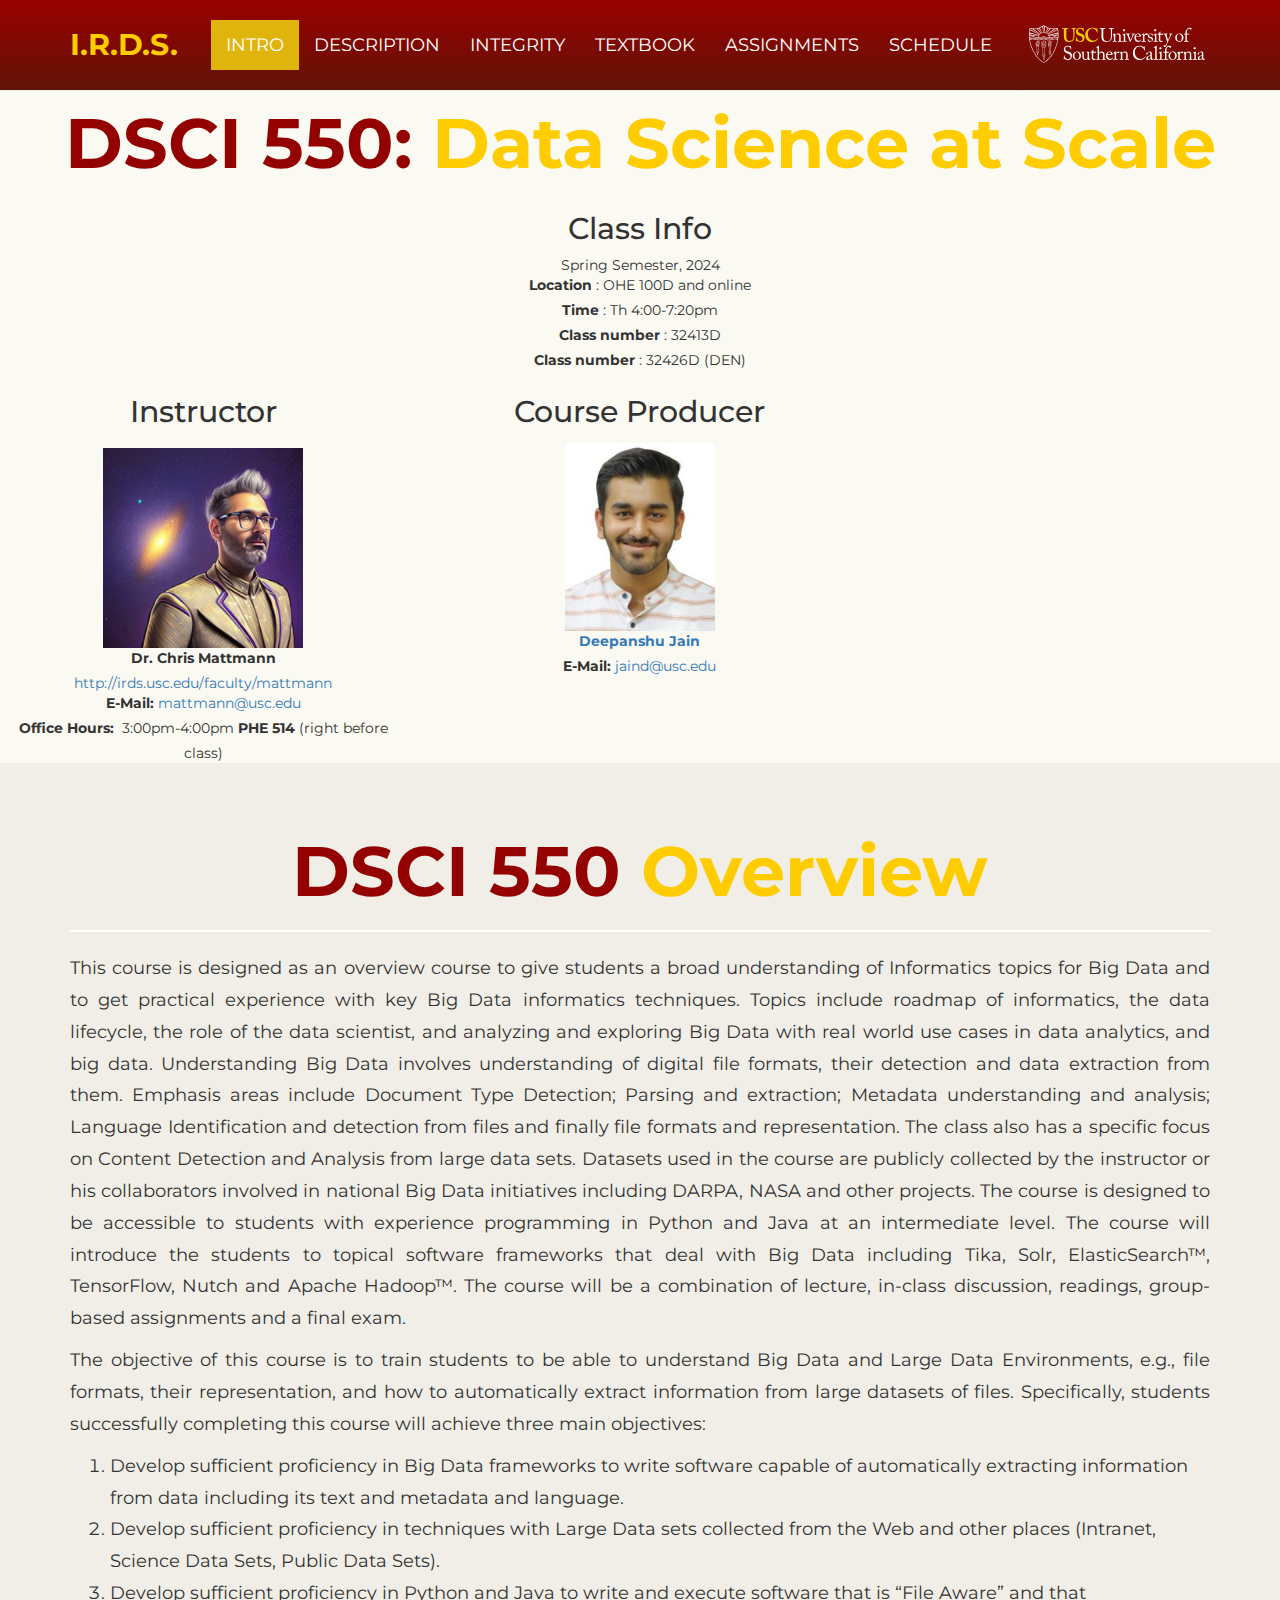
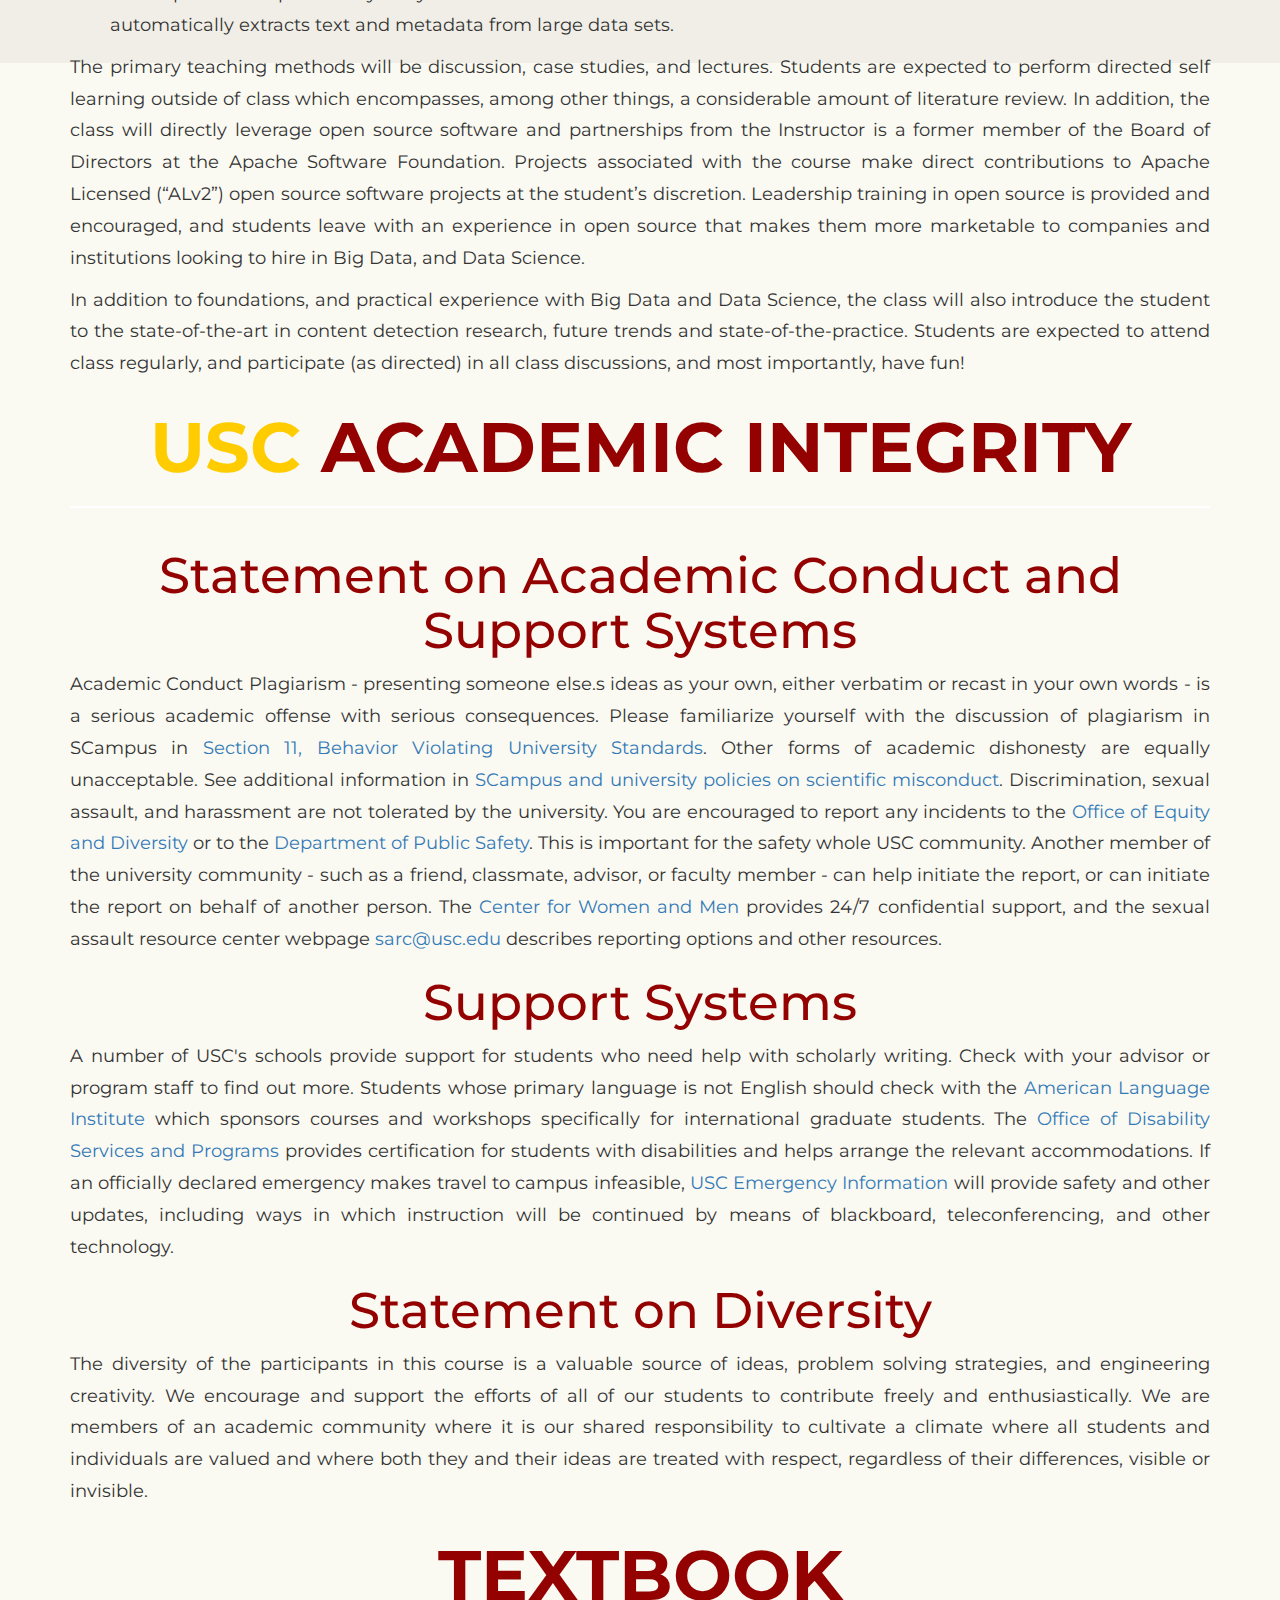
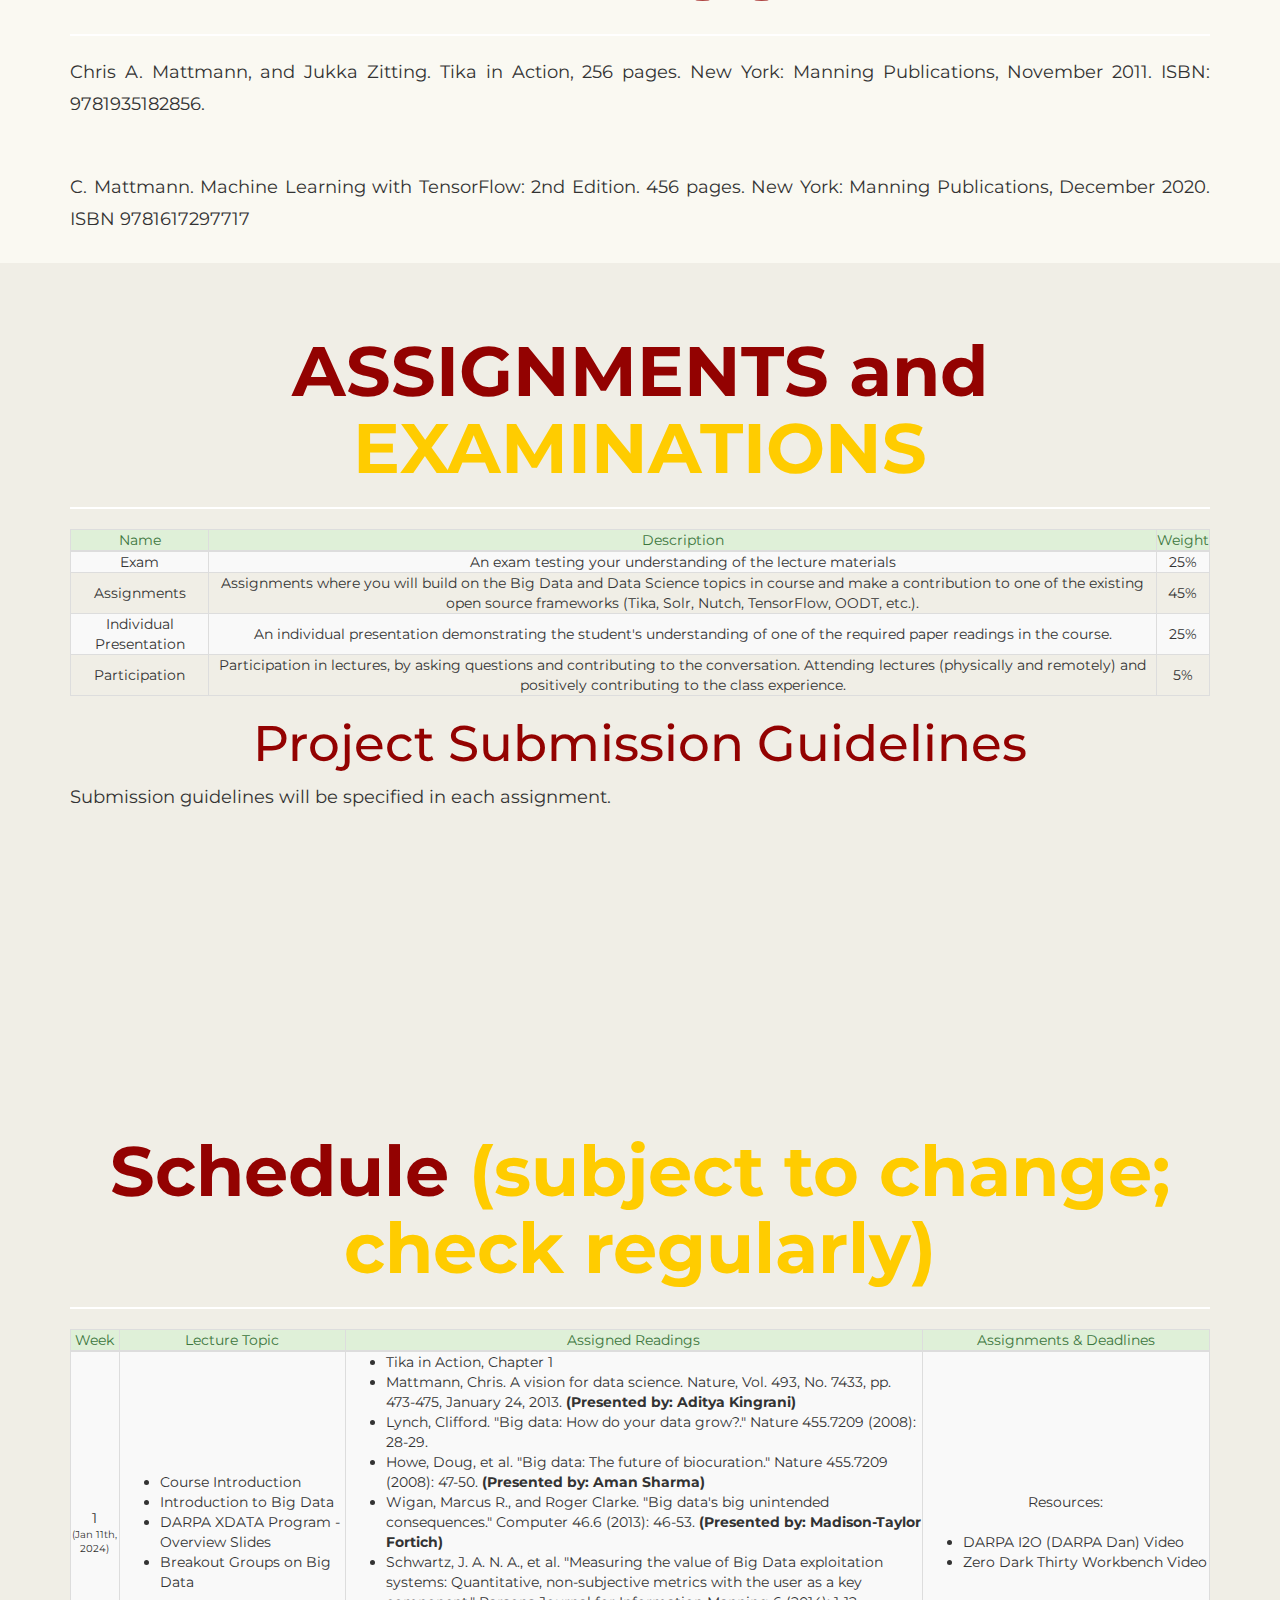
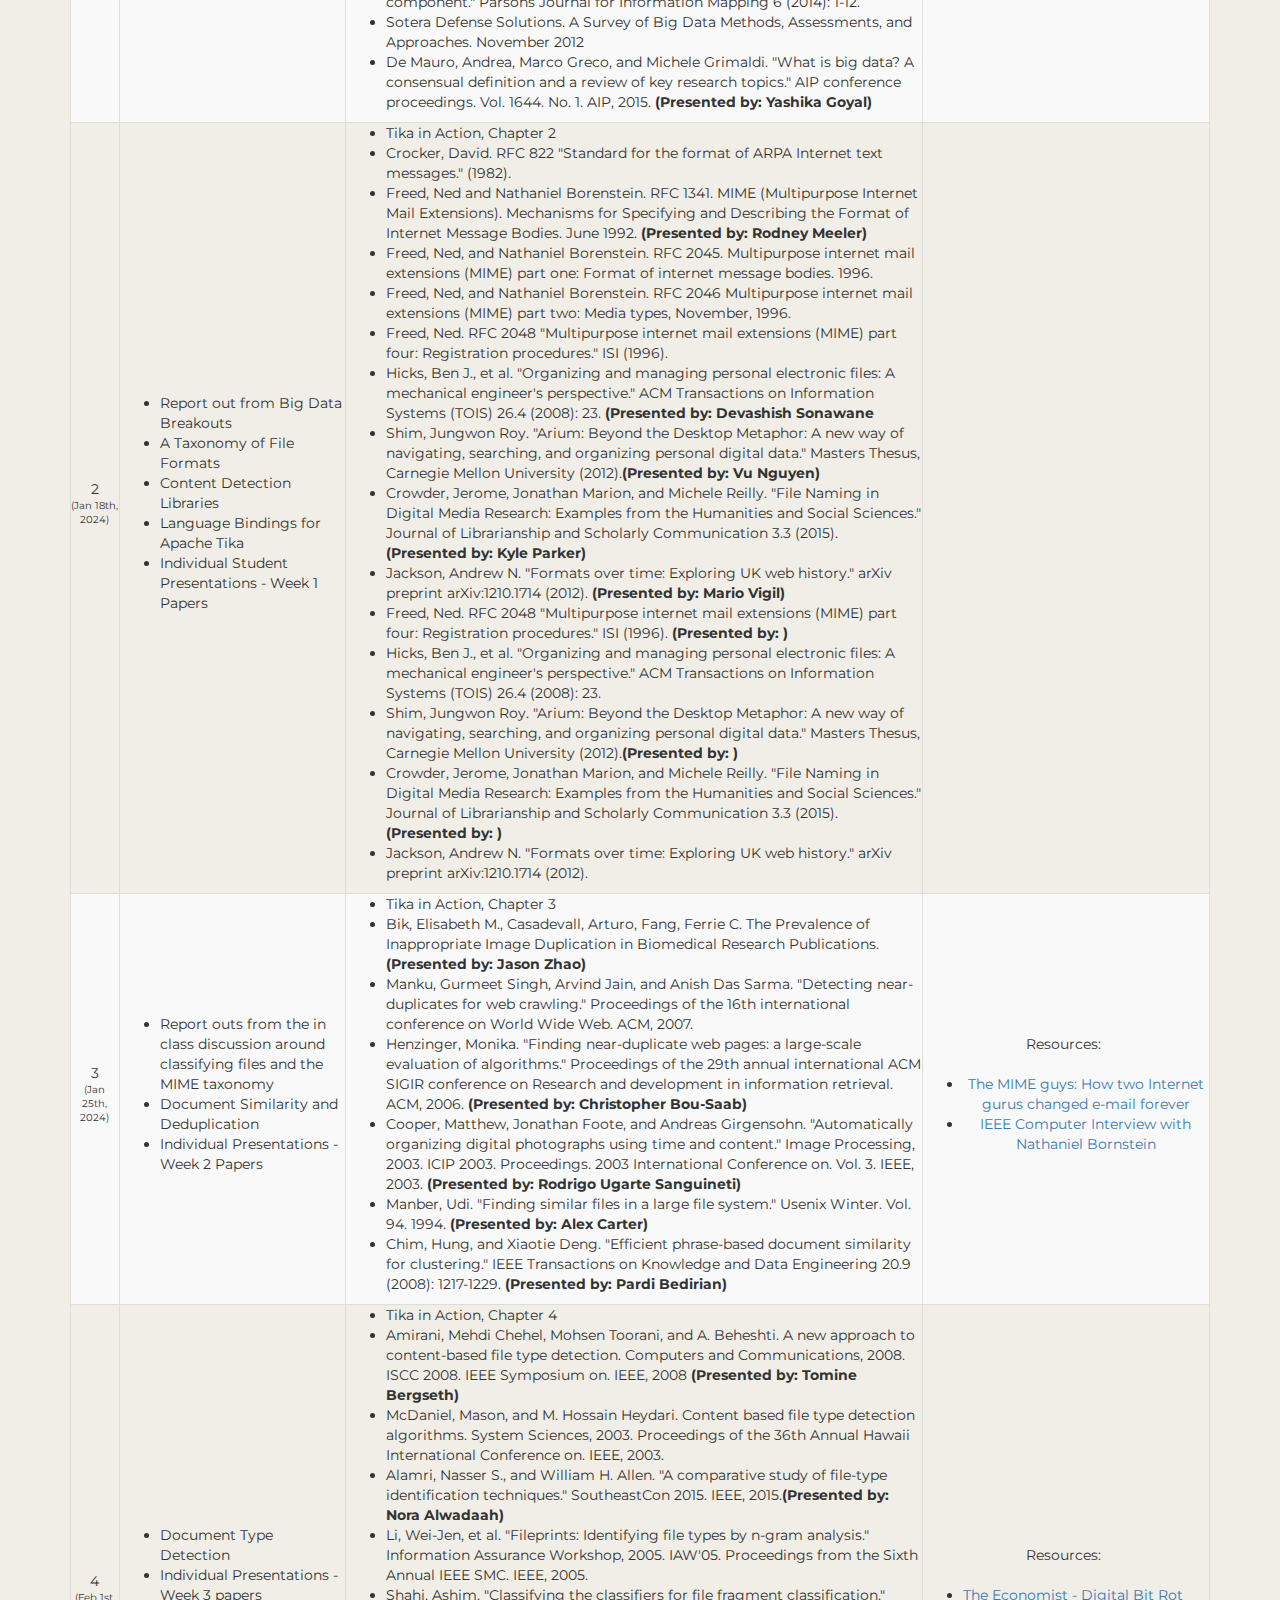
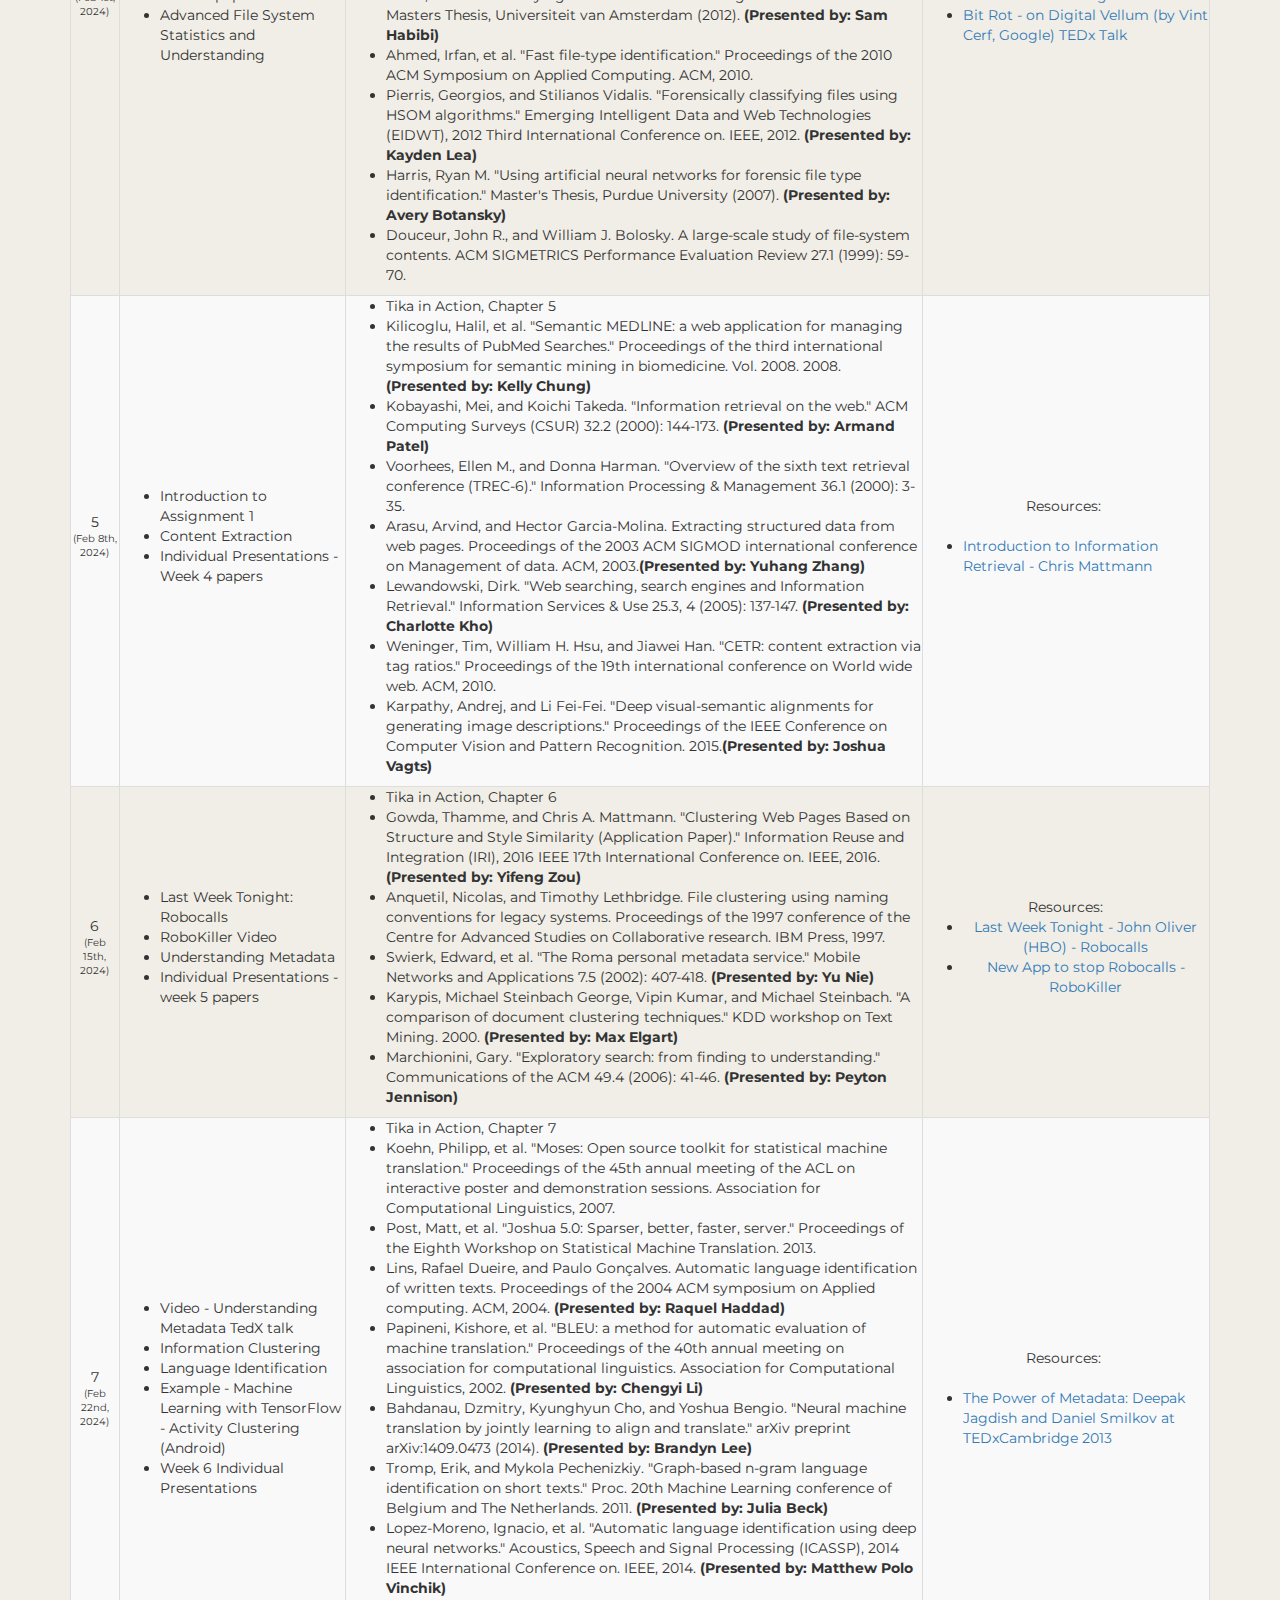
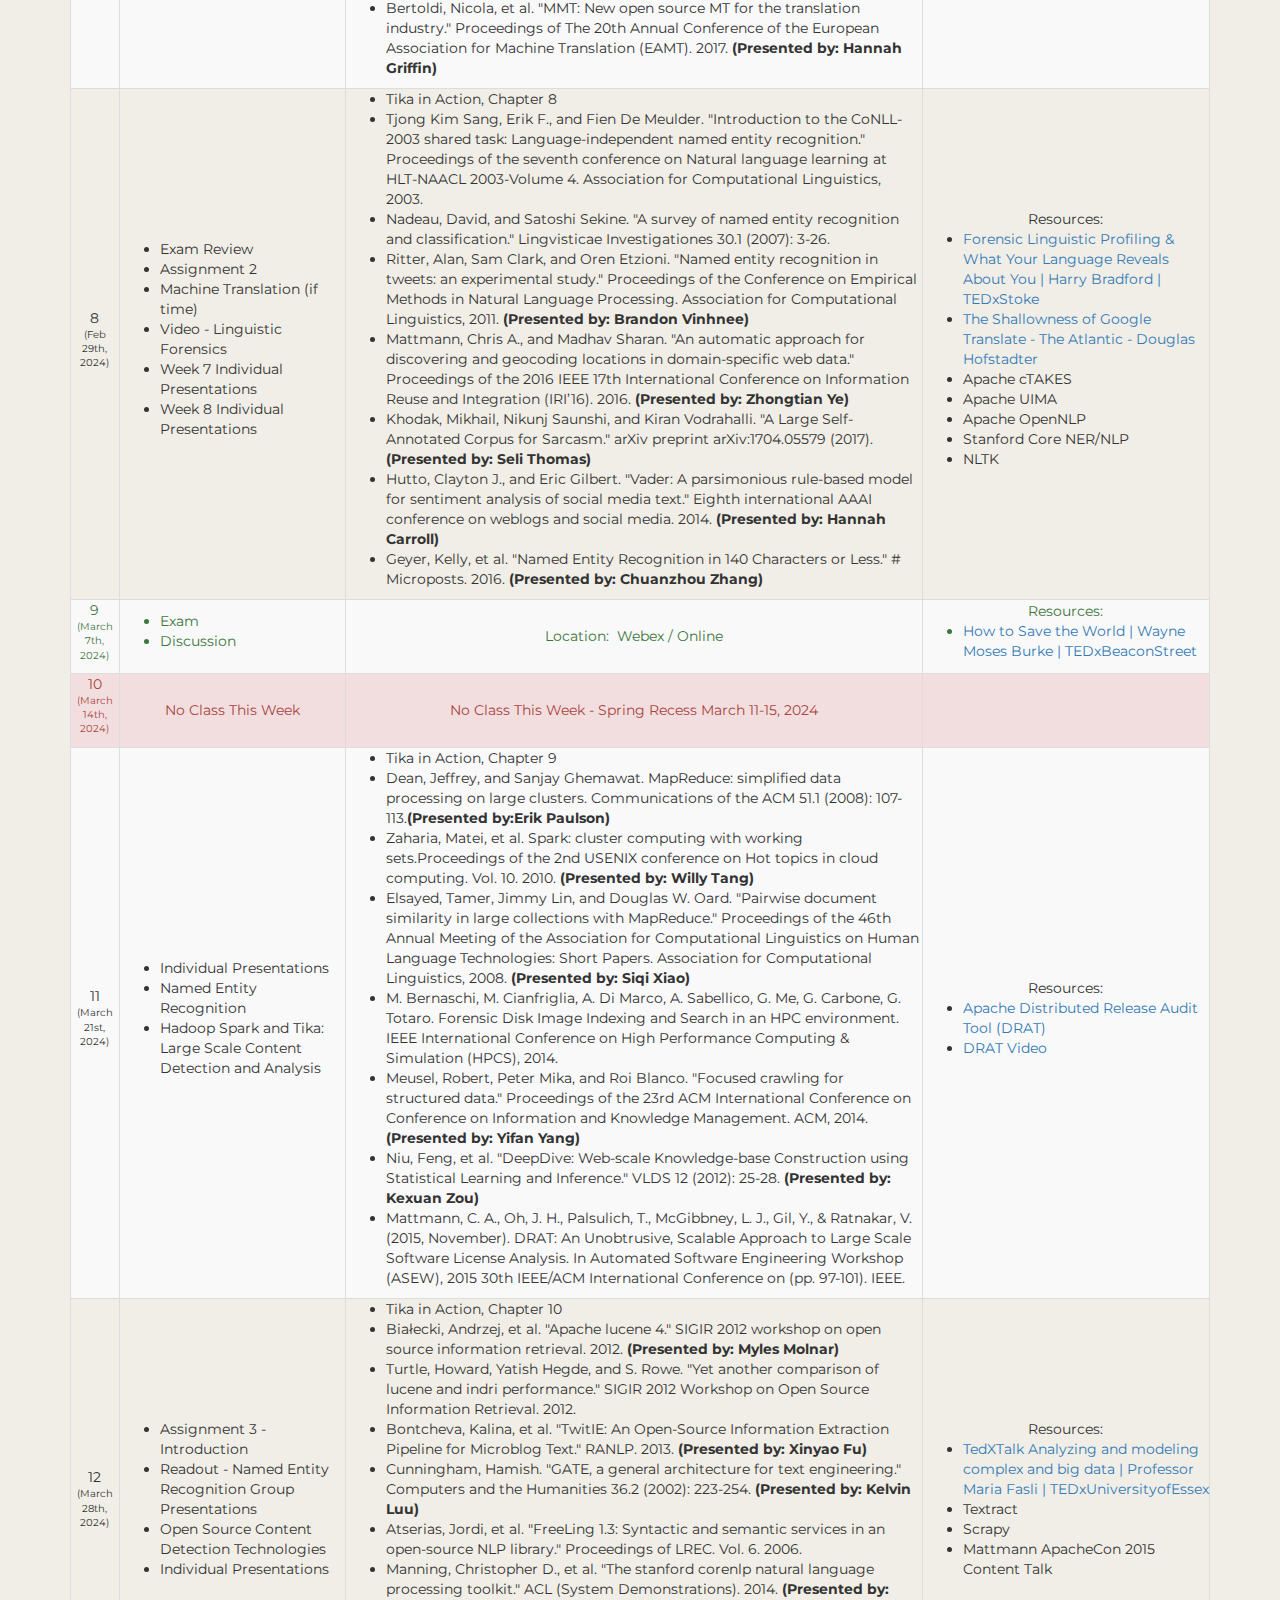
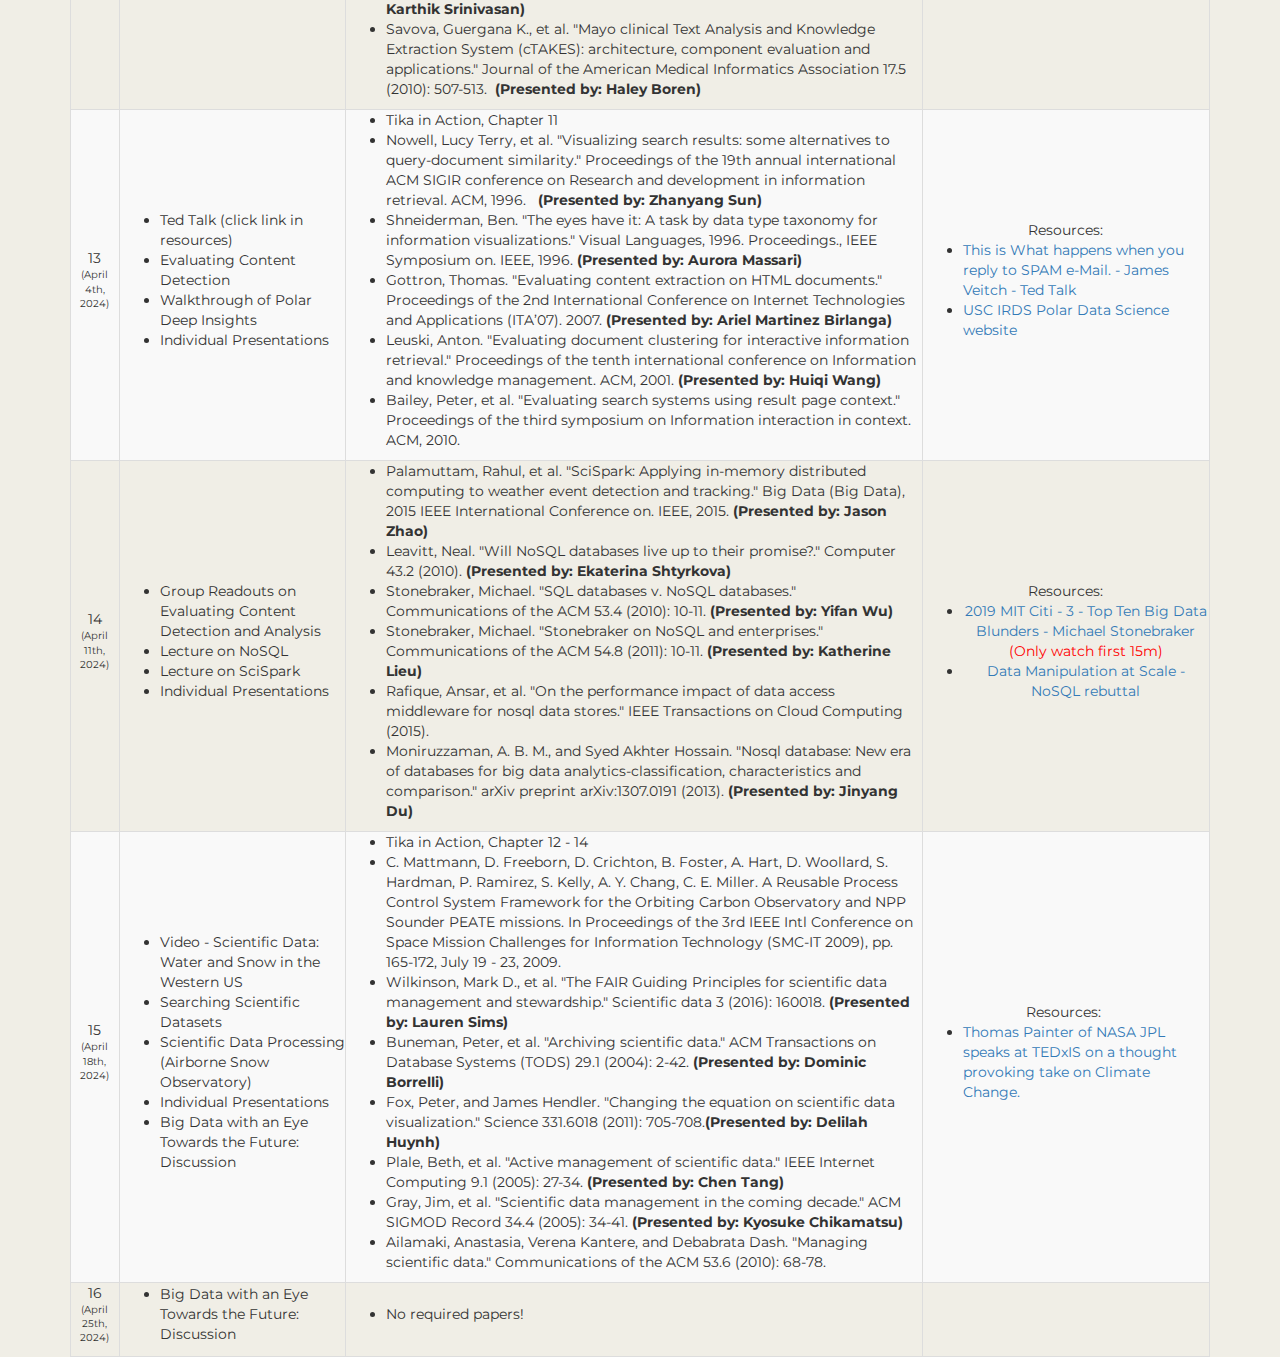
<file: classes/dsci550_2024a/index.html>
<!DOCTYPE html>
<html lang="en">

<head>
    <meta charset="utf-8">
    <meta http-equiv="X-UA-Compatible" content="IE=edge">
    <meta name="viewport" content="width=device-width, initial-scale=1">
    <meta name="description" content="The IRDS mission is to research and develop new methodology and open source software to analyze, ingest, process, and manage Big Data and to turn it into information. We contribute to the world’s largest and most often downloaded open source software projects, we apply tried and true techniques including content detection and analysis, crawling, deduplication, similarity, named entity recognition, construction of inverted indices, query analysis, search, relevancy and ranking, interactive query analysis, and management of large data sets. We have expertise in data collection, working with NASA, DARPA, DHS, NIH across a number of domains, Earth Science, Planetary Science, Astronomy, defense, and private industry.">
    <meta name="keywords" content="IRDS, Data Science, Information Retrieval, Information Retrieval and Data Science, USC, Research, University of Southern California">
    <meta name="robots" content="index, follow">
    <script>
      (function(i,s,o,g,r,a,m){i['GoogleAnalyticsObject']=r;i[r]=i[r]||function(){
      (i[r].q=i[r].q||[]).push(arguments)},i[r].l=1*new Date();a=s.createElement(o),
      m=s.getElementsByTagName(o)[0];a.async=1;a.src=g;m.parentNode.insertBefore(a,m)
      })(window,document,'script','https://www.google-analytics.com/analytics.js','ga');

      ga('create', 'UA-77850818-1', 'auto');
      ga('send', 'pageview');

    </script>
    <title>USC IRDS - DSCI 550: Data Science at Scale - Spring 2024</title>

    <!-- Bootstrap Core CSS -->
    <link href="../../css/bootstrap.min.css" rel="stylesheet">

    <!-- Custom CSS -->
    <link href="../../css/scrolling-nav.css" rel="stylesheet">

    <!-- App CSS -->
    <link href="../../css/app.css" rel="stylesheet">

    <!-- Custom Fonts -->
    <link href="https://fonts.googleapis.com/css?family=Montserrat:400,700" rel="stylesheet" type="text/css">
    <link href="https://fonts.googleapis.com/css?family=Kaushan+Script" rel="stylesheet" type="text/css">
    <link href="https://fonts.googleapis.com/css?family=Droid+Serif:400,700,400italic,700italic" rel="stylesheet" type="text/css">
    <link href="https://fonts.googleapis.com/css?family=Roboto+Slab:400,100,300,700" rel="stylesheet" type="text/css">

    <!-- HTML5 Shim and Respond.js IE8 support of HTML5 elements and media queries -->
    <!-- WARNING: Respond.js doesn't work if you view the page via file:// -->
    <!--[if lt IE 9]>
        <script src="https://oss.maxcdn.com/libs/html5shiv/3.7.0/html5shiv.js"></script>
        <script src="https://oss.maxcdn.com/libs/respond.js/1.4.2/respond.min.js"></script>
    <![endif]-->

    <style type="text/css">
        .student {
            margin: 15px;
        }
    </style>

</head>

<!-- The #page-top ID is part of the scrolling feature - the data-spy and data-target are part of the built-in Bootstrap scrollspy function -->

<body id="page-top" data-spy="scroll" data-target=".navbar-fixed-top">


    <!-- Navigation -->
    <nav class="navbar navbar-custom navbar-fixed-top" role="navigation">
        <div class="container">
            <div class="navbar-header page-scroll">
                <button type="button" class="navbar-toggle" data-toggle="collapse" data-target=".navbar-ex1-collapse">
                    <span class="sr-only">Toggle navigation</span>
                    <span class="icon-bar"></span>
                    <span class="icon-bar"></span>
                    <span class="icon-bar"></span>
                </button>
                <a class="navbar-brand page-scroll" href="http://irds.usc.edu/"><b>I.R.D.S.</b></a>
            </div>

            <!-- Collect the nav links, forms, and other content for toggling -->
            <div class="collapse navbar-collapse navbar-ex1-collapse">
                  <ul class="nav navbar-nav">
                      <!-- Hidden li included to remove active class from about link when scrolled up past about section -->
                      <li class="hidden">
                          <a class="page-scroll" href="#page-top"></a>
                      </li>
                      <li>
                          <a class="page-scroll" href="#intro">INTRO</a>
                      </li>
                      <li>
                          <a class="page-scroll" href="#description">DESCRIPTION</a>
                      </li>
                      <li>
                          <a class="page-scroll" href="#integrity">INTEGRITY</a>
                      </li>
                      <li>
                          <a class="page-scroll" href="#textbook">TEXTBOOK</a>
                      </li>
                      <li>
                          <a class="page-scroll" href="#assignments">ASSIGNMENTS</a>
                      </li>
                      <li>
                          <a class="page-scroll" href="#schedule">SCHEDULE</a>
                      </li>

                  </ul>
                  <a href="http://usc.edu" class="usc-logo pull-right"><img src="../../images/usc-shield-name-white.svg" width="176px" height="38px"></a>
            </div>
            <!-- /.navbar-collapse -->
        </div>
        <!-- /.container -->
    </nav>

    <!-- Intro Section -->
    <section id="intro" class="intro-section">
     <h2 class="section-heading">DSCI 550: <font class="usc-color">Data Science at Scale</font></h2>

     <div class="row">
       <div class="col-md-16">
         <h2>Class Info</h2>
         Spring Semester, 2024<br/>
         <label>Location</label>
         : OHE 100D and online<br/>
         <label>Time</label>
         : Th 4:00-7:20pm<br/>
         <label>Class number</label>
         : 32413D<br/>
		 <label>Class number</label>
	   : 32426D (DEN)       </div>
     </div>
     <div class="row"> 
      <div class="col-md-4">
            <h2>Instructor</h2>
                            <!--<span class="glyphicon glyphicon-user" aria-hidden="true"></span>-->
                            <img src="../../images/headshots/chris-lensa-ai-jan2023.png" style=height:200px; alt=""><br>
                            <label>Dr. Chris Mattmann</label><br>
                            <a href="http://irds.usc.edu/faculty/mattmann/">http://irds.usc.edu/faculty/mattmann</a><br/>
                            <label>E-Mail: </label>&nbsp;<a href="mailto:mattmann@usc.edu">mattmann@usc.edu</a><br/>
                            <label>Office Hours:</label>
       &nbsp;3:00pm-4:00pm <b>PHE 514</b>&nbsp;(right before class)       </div>  
       <div class="col-md-4">
        <h2>Course Producer</h2>        
          <div class="student">
            <a href="www.linkedin.com/in/deepanshu-jain-01/" target="blank">
              <img alt="TBD" src="../../images/headshots/deepanshu-jain.jpeg"><br>
                <label>Deepanshu Jain </label></a><br><strong>E-Mail:</strong>&nbsp;<a href="mailto:jaind@usc.edu">jaind@usc.edu</a><br>
          </div>
         
       </div>
  



    </section>

    <!-- Overview Section -->
    <section id="description" class="about-section">
        <div class="container">
            <div class="row">
                <div class="col-lg-12">
                    <h2 class="section-heading">DSCI 550 <font class="usc-color">Overview</font></h2>
                    <hr>
		    <p class="text-justify section-content">This course is designed as an overview course to give students a broad understanding of Informatics topics for Big Data and to get practical experience with key Big Data informatics techniques. Topics include roadmap of informatics, the data lifecycle, the role of the data scientist, and analyzing and exploring Big Data with real world use cases in data analytics, and big data. Understanding Big Data involves understanding of digital file formats, their detection and data extraction from them. Emphasis areas include Document Type Detection; Parsing and extraction; Metadata understanding and analysis; Language Identification and detection from files and finally file formats and representation. The class also has a specific focus on Content Detection and Analysis from large data sets.  Datasets used in the course are publicly collected by the instructor or his collaborators involved in national Big Data initiatives including DARPA, NASA and other projects. The course is designed to be accessible to students with experience programming in Python and Java at an intermediate level. The course will introduce the students to topical software frameworks that deal with Big Data including Tika, Solr, ElasticSearch™, TensorFlow, Nutch and Apache Hadoop™. The course will be a combination of lecture, in-class discussion, readings, group-based assignments and a final exam.</p>
                </div>
            </div>
            <div class="row">
            	<div class="col-lg-12">
            	<p class="text-justify section-content">The objective of this course is to train students to be able to understand Big Data and Large Data Environments, e.g., file formats, their representation, and how to automatically extract information from large datasets of files. Specifically, students successfully completing this course will achieve three main objectives:
			    </p>
			 
			    <ol class="text-left section-content">
			      <li>Develop sufficient proficiency in Big Data frameworks to write software capable of automatically extracting information from data including its text and metadata and language.</li>
			      <li>Develop sufficient proficiency in techniques with Large Data sets collected from the Web and other places (Intranet, Science Data Sets, Public Data Sets).</li>
			      <li>Develop sufficient proficiency in Python and Java to write and execute software that is “File Aware” and that automatically extracts text and metadata from large data sets.</li>
			    </ol>
				</div>
			</div>
			
			<div class="row">
			   <div class="col-lg-12">
				<p class="text-justify section-content">The primary teaching methods will be discussion, case studies, and lectures.  Students are expected to perform directed self learning outside of class which encompasses, among other things, a considerable amount of literature review.  In addition, the class will directly leverage open source software and partnerships from the Instructor is a former member of the Board of Directors at the Apache Software Foundation. Projects associated with the course make direct contributions to Apache Licensed (“ALv2”) open source software projects at the student’s discretion. Leadership training in open source is provided and encouraged, and students leave with an experience in open source that makes them more marketable to companies and institutions looking to hire in Big Data, and Data Science.
				</p>

			    <p class="text-justify section-content">
				In addition to foundations, and practical experience with Big Data and Data Science, the class will also introduce the student to the state-of-the-art in content detection research, future trends and state-of-the-practice. Students are expected to attend class regularly, and participate (as directed) in all class discussions, and most importantly, have fun!
			    </p>
         
            	</div>
            	
            </div>
       
        </div>
    </section>

    <!-- Academic Integrity Section -->
    <section id="integrity" class="faculty-section">
        <div class="container">
            <div class="row">
                <div class="col-lg-12">
                    <h2 class="section-heading"><font class="usc-color">USC</font> ACADEMIC INTEGRITY</h2>
                    <hr>
                    <div class="row">
                        <div class="col-md-12">
                            <h3 class="section-heading">Statement on Academic Conduct and Support Systems</h3>
                            <p class="text-justify section-content">
                              Academic Conduct Plagiarism - presenting someone else.s ideas as your own, either verbatim or recast in your own words - is a serious academic offense with serious consequences. Please familiarize yourself with the discussion of plagiarism in SCampus in <a href="https://scampus.usc.edu/1100-behavior-violating-university-standards-and-appropriate-sanctions/ ">Section 11, Behavior Violating University Standards</a>. Other forms of academic dishonesty are equally unacceptable. See additional information in <a href="http://policy.usc.edu/scientific-misconduct/">SCampus and university policies on scientific misconduct</a>. Discrimination, sexual assault, and harassment are not tolerated by the university. You are encouraged to report any incidents to the <a href="http://equity.usc.edu/">Office of Equity and Diversity</a> or to the <a href="http://capsnet.usc.edu/department/department-public-safety/online-forms/contact-us">Department of Public Safety</a>. This is important for the safety whole USC community. Another member of the university community - such as a friend, classmate, advisor, or faculty member - can help initiate the report, or can initiate the report on behalf of another person. The <a href="http://www.usc.edu/student-affairs/cwm/">Center for Women and Men</a> provides 24/7 confidential support, and the sexual assault resource center webpage <a href="mailto:sarc@usc.edu">sarc@usc.edu</a> describes reporting options and other resources.
							</p>
							
							<h3 class="section-heading">Support Systems</h3>
							<p class="text-justify section-content">
								A number of USC's schools provide support for students who need help with scholarly writing. Check with your advisor or program staff to find out more. Students whose primary language is not English should check with the <a href="http://dornsife.usc.edu/ali">American Language Institute</a> which sponsors courses and workshops specifically for international graduate students. The <a href="http://sait.usc.edu/academicsupport/centerprograms/dsp/home_index.html">Office of Disability Services and Programs</a> provides certification for students with disabilities and helps arrange the relevant accommodations. If an officially declared emergency makes travel to campus infeasible, <a href="http://emergency.usc.edu/">USC Emergency Information</a> will provide safety and other updates, including ways in which instruction will be continued by means of blackboard, teleconferencing, and other technology.
							</p>
							
							<h3 class="section-heading">Statement on Diversity</h3>
                            <p class="text-justify section-content">The diversity of the participants in this course is a valuable source of ideas, problem solving strategies, and engineering creativity. We encourage and support the efforts of all of our students to contribute freely and enthusiastically. We are members of an academic community where it is our shared responsibility to cultivate a climate where all students and individuals are valued and where both they and their ideas are treated with respect, regardless of their differences, visible or invisible.
                            </p>
                        </div>
                    </div>
                </div>
            </div>
        </div>
    </section>
    
 
  <!-- Textbook section -->

  <section id="textbook" class="faculty-section">
    <div class="container">
      <div class="row">
        <div class="col-lg-12">
          <h2 class="section-heading">TEXTBOOK</h2>
          <hr>
          
          <p class="text-justify section-content"> Chris A. Mattmann, and Jukka Zitting. Tika in Action, 256 pages. New York: Manning Publications, November 2011. ISBN: 9781935182856. </p>
          <p class="text-justify section-content">&nbsp;</p>
          <p class="text-justify section-content">C. Mattmann. Machine Learning with TensorFlow: 2nd Edition. 456 pages. New York: Manning Publications, December 2020. ISBN 9781617297717&nbsp;</p>
        </div>
      </div>
    </div>
  </section>

  <!-- Assignments Section -->
  <section id="assignments" class="about-section fix-height">
    <div class="container">
      <div class="row">
        <div class="col-lg-12">
			<h2 class="section-heading">ASSIGNMENTS and <font class="usc-color">EXAMINATIONS</font></h2>
          <hr>
            <table class="table-bordered table-striped table-dark">
            	<thead class="alert-success">
            		<td>Name</td>
            		<td>Description</td>
            		<td>Weight</td>
            	</thead>
                <tr>
                	<td>Exam</td>
                	<td>An exam testing your understanding of the lecture materials</td>
                	<td>25%</td>
                </tr>                
                <tr>
                	<td>Assignments</td>
                	<td>Assignments where you will build on the Big Data and Data Science topics in course and make a contribution to one of the existing open source frameworks (Tika, Solr, Nutch, TensorFlow, OODT, etc.).</td>
                	<td>45%</td>
                </tr>   
                <tr>
                	<td>Individual Presentation</td>
                	<td>An individual presentation demonstrating the student's understanding of one of the required paper readings in the course.</td>
                	<td>25%</td>
                </tr>
                <tr>
                	<td>Participation</td>
                	<td>Participation in lectures, by asking questions and contributing to the conversation. Attending lectures (physically and remotely) and positively contributing to the class experience.</td>
                	<td>5%</td>
                </tr>
			</table>
			
			<h3 class="section-heading">Project Submission Guidelines</h3>
			<p class="text-justify section-content">
			Submission guidelines will be specified in each assignment.	
			</p>


        </div>
      </div>
	  </div>
  </section>


  <!-- Schedule section -->
  <section id="schedule" class="contact-section">
    <div class="container">
      <div class="row">
        <div class="col-md-12">
          <h2 class="section-heading">Schedule <font class="usc-color">(subject to change; check regularly)</font></h2><hr/>
          <table class="table-bordered table-striped table-dark">
            	<thead class="alert-success">
            		<td>Week</td>
            		<td>Lecture Topic</td>
            		<td>Assigned Readings</td>
            		<td>Assignments &amp; Deadlines</td>
            	</thead>
            	
            	<tr>
            		<td>1<br/><p class="text-emphasis-style" style="font-size:10px;">(Jan 11th, 2024)</p></td>
            		<td><ul class="text-left">
            			<li>Course Introduction</li>
            			<li>Introduction to Big Data</li>
            			<li>DARPA XDATA Program - Overview Slides</li>
            			<li>Breakout Groups on Big Data</li>
            		</ul></td>
					<td><ul class="text-left"><li>Tika in Action, Chapter 1</li>
                        <li>Mattmann, Chris. A vision for data science. Nature, Vol. 493, No. 7433, pp. 473-475, January 24, 2013. <strong>(Presented by: Aditya Kingrani)</strong></li>
                        <li>Lynch, Clifford. "Big data: How do your data grow?." Nature 455.7209 (2008): 28-29.</li>
                        <li>Howe, Doug, et al. "Big data: The future of biocuration." Nature 455.7209 (2008): 47-50. <strong>(Presented by: Aman Sharma)</strong></li>
                        <li>Wigan, Marcus R., and Roger Clarke. "Big data's big unintended consequences." Computer 46.6 (2013): 46-53. <strong>(Presented by: Madison-Taylor Fortich)</strong></li>
                        <li>Schwartz, J. A. N. A., et al. "Measuring the value of Big Data exploitation systems: Quantitative, non-subjective metrics with the user as a key component." Parsons Journal for Information Mapping 6 (2014): 1-12.</li>
                        <li>Sotera Defense Solutions. A Survey of Big Data Methods, Assessments, and Approaches. November 2012</li>
                        <li>De Mauro, Andrea, Marco Greco, and Michele Grimaldi. "What is big data? A consensual definition and a review of key research topics." AIP conference proceedings. Vol. 1644. No. 1. AIP, 2015. <strong>(Presented by: Yashika Goyal)</strong></li>
						</ul>
           	        </td>
           	        <td>Resources:<br/><br>
           	           <ul class="text-left">
           	           	  <li>DARPA I2O (DARPA Dan) Video</li>
           	           	  <li>Zero Dark Thirty Workbench Video</li>
           	           </ul>

           	        </td>
            	</tr>

            	<tr>
            		<td>2<br/><p class="text-emphasis-style" style="font-size:10px;">(Jan 18th, 2024)</p></td>
            		<td><ul class="text-left">
            		    <li>Report out from Big Data Breakouts</li>
            			<li>A Taxonomy of File Formats</li>
						<li>Content Detection Libraries</li>
                        <li>Language Bindings for Apache Tika</li>
                        <li>Individual Student Presentations - Week 1 Papers</li>
            		</ul></td>
					<td><ul class="text-left"><li>Tika in Action, Chapter 2</li>
                        <li>Crocker, David. RFC 822 "Standard for the format of ARPA Internet text messages." (1982).</li>   
                        <li>Freed, Ned and Nathaniel Borenstein. RFC 1341. MIME  (Multipurpose Internet Mail Extensions).  Mechanisms for Specifying and Describing
                       the Format of Internet Message Bodies. June 1992. <strong>(Presented by: Rodney Meeler)</strong></li>
                        <li>Freed, Ned, and Nathaniel Borenstein. RFC 2045. Multipurpose internet mail extensions (MIME) part one: Format of internet message bodies. 1996.</li>
                        <li>Freed, Ned, and Nathaniel Borenstein. RFC 2046 Multipurpose internet mail extensions (MIME) part two: Media types, November, 1996.</li>
                        <li>Freed, Ned. RFC 2048 "Multipurpose internet mail extensions (MIME) part four: Registration procedures." ISI (1996).</li>
                        <li>Hicks, Ben J., et al. "Organizing and managing personal electronic files: A mechanical engineer's perspective." ACM Transactions on Information Systems (TOIS) 26.4 (2008): 23. <strong>(Presented by: Devashish Sonawane</strong></li>
                        <li>Shim, Jungwon Roy. "Arium: Beyond the Desktop Metaphor: A new way of navigating, searching, and organizing personal digital data." Masters Thesus, Carnegie Mellon University (2012).<strong>(Presented by: Vu Nguyen)</strong></li>
                        <li>Crowder, Jerome, Jonathan Marion, and Michele Reilly. "File Naming in Digital Media Research: Examples from the Humanities and Social Sciences." Journal of Librarianship and Scholarly Communication 3.3 (2015). <strong>(Presented by: Kyle Parker)</strong></li>
                        <li>Jackson, Andrew N. "Formats over time: Exploring UK web history." arXiv preprint arXiv:1210.1714 (2012). <strong>(Presented by: Mario Vigil)</strong></li>
                        <li>Freed, Ned. RFC 2048 "Multipurpose internet mail extensions (MIME) part four: Registration procedures." ISI (1996). <strong>(Presented by: ) </strong> </li>
                        <li>Hicks, Ben J., et al. "Organizing and managing personal electronic files: A mechanical engineer's perspective." ACM Transactions on Information Systems (TOIS) 26.4 (2008): 23.</li>
                        <li>Shim, Jungwon Roy. "Arium: Beyond the Desktop Metaphor: A new way of navigating, searching, and organizing personal digital data." Masters Thesus, Carnegie Mellon University (2012).<strong>(Presented by: )</strong></li>
                        <li>Crowder, Jerome, Jonathan Marion, and Michele Reilly. "File Naming in Digital Media Research: Examples from the Humanities and Social Sciences." Journal of Librarianship and Scholarly Communication 3.3 (2015). <strong>(Presented by: )</strong></li>
                        <li>Jackson, Andrew N. "Formats over time: Exploring UK web history." arXiv preprint arXiv:1210.1714 (2012). </li>
						</ul>
           	        </td>
           	        <td>&nbsp;</td>
            	</tr>
            	
             	<tr>
            		<td>3<br/>
           		    <p class="text-emphasis-style" style="font-size:10px;">(Jan 25th, 2024)</p></td>
            		<td><ul class="text-left">
            		    <li>Report outs from the in class discussion around classifying files and the MIME taxonomy</li>
						<li>Document Similarity and Deduplication</li>
           		        <li>Individual Presentations - Week 2 Papers</li>
            		</ul></td>
					<td><ul class="text-left"><li>Tika in Action, Chapter 3</li>
                        <li>Bik, Elisabeth M., Casadevall, Arturo, Fang, Ferrie C. The Prevalence of Inappropriate Image Duplication in Biomedical Research Publications. <strong>(Presented by: Jason Zhao)</strong></li>
                        <li>Manku, Gurmeet Singh, Arvind Jain, and Anish Das Sarma. "Detecting near-duplicates for web crawling." Proceedings of the 16th international conference on World Wide Web. ACM, 2007.</li>
                        <li>Henzinger, Monika. "Finding near-duplicate web pages: a large-scale evaluation of algorithms." Proceedings of the 29th annual international ACM SIGIR conference on Research and development in information retrieval. ACM, 2006. <strong>(Presented by: Christopher Bou-Saab)</strong> </li>
                        <li>Cooper, Matthew, Jonathan Foote, and Andreas Girgensohn. "Automatically organizing digital photographs using time and content." Image Processing, 2003. ICIP 2003. Proceedings. 2003 International Conference on. Vol. 3. IEEE, 2003. <strong>(Presented by: Rodrigo Ugarte Sanguineti)</strong></li>
						<li>Manber, Udi. "Finding similar files in a large file system." Usenix Winter. Vol. 94. 1994. <strong>(Presented by: Alex Carter)</strong></li>
						<li>Chim, Hung, and Xiaotie Deng. "Efficient phrase-based document similarity for clustering." IEEE Transactions on Knowledge and Data Engineering 20.9 (2008): 1217-1229. <strong>(Presented by: Pardi Bedirian)</strong></li>
						</ul>
           	        </td>
           	        <td>Resources:&nbsp;<br/><br/><ul classs="text-left">
           	        	<li><a href="https://www.networkworld.com/article/2199390/uc-voip/the-mime-guys--how-two-internet-gurus-changed-e-mail-forever.html">The MIME guys: How two Internet gurus changed e-mail forever</a></li>
            		    <li><a href="https://www.youtube.com/watch?v=LOUqh5xw99w">IEEE Computer Interview with Nathaniel Bornstein</a></li>
           	        </ul></td>
            	</tr>
            	
             	<tr>
            		<td>4<br/>
           		    <p class="text-emphasis-style" style="font-size:10px;">(Feb 1st, 2024)</p></td>
            		<td><ul class="text-left">
					  <li>Document Type Detection</li>
				      <li>Individual Presentations - Week 3 papers</li>
					  <li>Advanced File System Statistics and Understanding</li>
            		</ul></td>
					<td><ul class="text-left"><li>Tika in Action, Chapter 4</li>
					  <li>Amirani, Mehdi Chehel, Mohsen Toorani, and A. Beheshti. A new approach to content-based file type detection. Computers and Communications, 2008. ISCC 2008. IEEE Symposium on. IEEE, 2008 <strong>(Presented by: Tomine Bergseth)</strong> </li>
					  <li>McDaniel, Mason, and M. Hossain Heydari. Content based file type detection algorithms. System Sciences, 2003. Proceedings of the 36th Annual Hawaii International Conference on. IEEE, 2003.<strong></strong></li>
					  <li>Alamri, Nasser S., and William H. Allen. "A comparative study of file-type identification techniques." SoutheastCon 2015. IEEE, 2015.<strong>(Presented by: Nora Alwadaah)</strong></li>
					  <li>Li, Wei-Jen, et al. "Fileprints: Identifying file types by n-gram analysis." Information Assurance Workshop, 2005. IAW'05. Proceedings from the Sixth Annual IEEE SMC. IEEE, 2005. </li>
					  <li>Shahi, Ashim. "Classifying the classifiers for file fragment classification." Masters Thesis, Universiteit van Amsterdam (2012). <strong>(Presented by: Sam Habibi)</strong></li>
						<li>Ahmed, Irfan, et al. "Fast file-type identification." Proceedings of the 2010 ACM Symposium on Applied Computing. ACM, 2010. </li>
						<li>Pierris, Georgios, and Stilianos Vidalis. "Forensically classifying files using HSOM algorithms." Emerging Intelligent Data and Web Technologies (EIDWT), 2012 Third International Conference on. IEEE, 2012. <strong>(Presented by: Kayden Lea)</strong></li>
						<li>Harris, Ryan M. "Using artificial neural networks for forensic file type identification." Master's Thesis, Purdue University (2007). <strong>(Presented by: Avery Botansky)</strong></li>
						<li>Douceur, John R., and William J. Bolosky. A large-scale study of file-system contents. ACM SIGMETRICS Performance Evaluation Review 27.1 (1999): 59-70.</li>
						</ul>
           	        </td>
           	        <td>Resources:&nbsp;<br/><br/>
           	          <ul class="text-left">
           	          	  <li><a href="http://www.economist.com/node/21553445">The Economist - Digital Bit Rot</a></li>
           	          	  <li><a href="https://www.youtube.com/watch?v=GV0A82TCrf0">Bit Rot - on Digital Vellum (by Vint Cerf, Google) TEDx Talk</a></li>
           	          </ul></td>
            	</tr>
            	
              	<tr>
            		<td>5<br/>
           		    <p class="text-emphasis-style" style="font-size:10px;">(Feb 8th, 2024)</p></td>
            		<td><ul class="text-left">
            		    <li>Introduction to Assignment 1</li>
           		        <li>Content Extraction</li>
                        <li>Individual Presentations - Week 4 papers</li>
            		</ul></td>
					<td><ul class="text-left"><li>Tika in Action, Chapter 5</li>
					  <li>Kilicoglu, Halil, et al. "Semantic MEDLINE: a web application for managing the results of PubMed Searches." Proceedings of the third international symposium for semantic mining in biomedicine. Vol. 2008. 2008. <strong>(Presented by: Kelly Chung)</strong></li>
					  <li>Kobayashi, Mei, and Koichi Takeda. "Information retrieval on the web." ACM Computing Surveys (CSUR) 32.2 (2000): 144-173.<strong>&nbsp;(Presented by: Armand Patel)</strong></li>
					  <li>Voorhees, Ellen M., and Donna Harman. "Overview of the sixth text retrieval conference (TREC-6)." Information Processing &amp; Management 36.1 (2000): 3-35.<strong>&nbsp;</strong></li>
					  <li>Arasu, Arvind, and Hector Garcia-Molina. Extracting structured data from web pages. Proceedings of the 2003 ACM SIGMOD international conference on Management of data. ACM, 2003.<strong>(Presented by: Yuhang Zhang)</strong></li>
					  <li>Lewandowski, Dirk. "Web searching, search engines and Information Retrieval." Information Services &amp; Use 25.3, 4 (2005): 137-147. <strong>(Presented by: Charlotte Kho)</strong></li>
						<li>Weninger, Tim, William H. Hsu, and Jiawei Han. "CETR: content extraction via tag ratios." Proceedings of the 19th international conference on World wide web. ACM, 2010. </li>
						<li>Karpathy, Andrej, and Li Fei-Fei. "Deep visual-semantic alignments for generating image descriptions." Proceedings of the IEEE Conference on Computer Vision and Pattern Recognition. 2015.<strong>(Presented by: Joshua Vagts)</strong></li>
					</ul>
           	        </td>
           	        <td>Resources:&nbsp;<br/><br/>
           	          <ul class="text-left">
           	            <li><a href="https://www.youtube.com/watch?v=m9_EPCYrCzo">Introduction to Information Retrieval - Chris Mattmann</a></li>
       	              </ul></td>
            	</tr>
            	
                <tr>
            		<td>6<br/>
           		    <p class="text-emphasis-style" style="font-size:10px;">(Feb 15th, 2024)</p></td>
            		<td><ul class="text-left">
					  <li>Last Week Tonight:&nbsp; Robocalls</li>
           		      <li>RoboKiller Video</li>
					  <li>Understanding Metadata</li>							
				      <li>Individual Presentations - week 5 papers</li>					
                    </ul></td>
					<td><ul class="text-left"><li>Tika in Action, Chapter 6</li>
					  <li>Gowda, Thamme, and Chris A. Mattmann. "Clustering Web Pages Based on Structure and Style Similarity (Application Paper)." Information Reuse and Integration (IRI), 2016 IEEE 17th International Conference on. IEEE, 2016. <strong>(Presented by: Yifeng Zou)</strong></li>
					  <li> Anquetil, Nicolas, and Timothy Lethbridge. File clustering using naming conventions for legacy systems. Proceedings of the 1997 conference of the Centre for Advanced Studies on Collaborative research. IBM Press, 1997.</li>
					  <li>Swierk, Edward, et al. "The Roma personal metadata service." Mobile Networks and Applications 7.5 (2002): 407-418. <strong>(Presented by: Yu Nie)</strong></li>
					  <li>Karypis, Michael Steinbach George, Vipin Kumar, and Michael Steinbach. "A comparison of document clustering techniques." KDD workshop on Text Mining. 2000. <strong>(Presented by: Max Elgart)</strong></li>
					  <li>Marchionini, Gary. "Exploratory search: from finding to understanding." Communications of the ACM 49.4 (2006): 41-46. <strong>(Presented by: Peyton Jennison)</strong></li>
						</ul>
           	        </td>
           	        <td>Resources:<br/>
					       <ul>
						     <li><a href="https://www.youtube.com/watch?v=FO0iG_P0P6M">Last Week Tonight - John Oliver (HBO) - Robocalls</a></li>
							 <li><a href="https://www.youtube.com/watch?v=KyrhzMOCb4Q">New App to stop Robocalls - RoboKiller</a></li>
						   </ul>
					</td>
            	</tr>   
            	

           		<tr>
            		<td>7<br/>
           		    <p class="text-emphasis-style" style="font-size:10px;">(Feb 22nd, 2024)</p></td>
            		<td><ul class="text-left">
            		    <li>Video - Understanding Metadata TedX talk</li>
            			<li>Information Clustering</li>
            			<li>Language Identification</li>
						<li>Example - Machine Learning with TensorFlow - Activity Clustering (Android)</li>
            			<li>Week 6 Individual Presentations</li>            			
            		</ul></td>
					<td><ul class="text-left"><li>Tika in Action, Chapter 7</li>
					  <li>Koehn, Philipp, et al. "Moses: Open source toolkit for statistical machine translation." Proceedings of the 45th annual meeting of the ACL on interactive poster and demonstration sessions. Association for Computational Linguistics, 2007. </li>
					  <li>Post, Matt, et al. "Joshua 5.0: Sparser, better, faster, server." Proceedings of the Eighth Workshop on Statistical Machine Translation. 2013.</li>
					  <li>Lins, Rafael Dueire, and Paulo Gonçalves. Automatic language identification of written texts. Proceedings of the 2004 ACM symposium on Applied computing. ACM, 2004. <strong>(Presented by: Raquel Haddad)</strong></li>
					  <li>Papineni, Kishore, et al. "BLEU: a method for automatic evaluation of machine translation." Proceedings of the 40th annual meeting on association for computational linguistics. Association for Computational Linguistics, 2002. <strong>(Presented by: Chengyi Li)</strong></li>
						<li>Bahdanau, Dzmitry, Kyunghyun Cho, and Yoshua Bengio. "Neural machine translation by jointly learning to align and translate." arXiv preprint arXiv:1409.0473 (2014). <strong>(Presented by: Brandyn Lee)</strong></li>
						<li>Tromp, Erik, and Mykola Pechenizkiy. "Graph-based n-gram language identification on short texts." Proc. 20th Machine Learning conference of Belgium and The Netherlands. 2011. <strong>(Presented by: Julia Beck)</strong></li>
						<li>Lopez-Moreno, Ignacio, et al. "Automatic language identification using deep neural networks." Acoustics, Speech and Signal Processing (ICASSP), 2014 IEEE International Conference on. IEEE, 2014. <strong>(Presented by: Matthew Polo Vinchik)</strong></li>
						<li>Bertoldi, Nicola, et al. "MMT: New open source MT for the translation industry." Proceedings of The 20th Annual Conference of the European Association for Machine Translation (EAMT). 2017. <strong>(Presented by: Hannah Griffin)</strong></li>
						</ul>
           	        </td>
           	        <td>Resources:&nbsp;<br/><br/>
           	          <ul class="text-left">
           	            <li><a href="https://www.youtube.com/watch?v=i2a8pDbCabg">The Power of Metadata: Deepak Jagdish and Daniel Smilkov at TEDxCambridge 2013</a></li>
       	              </ul></td>
            	</tr> 	          	           	           				  			             				  			             	           				  			             				  		
            
            	<tr>
            		<td>8<br/>
           		    <p class="text-emphasis-style" style="font-size:10px;">(Feb 29th, 2024)</p></td>
            		<td><ul class="text-left">
						<li>Exam Review</li>
						<li>Assignment 2</li>
						<li>Machine Translation (if time)</li>
            		    <li>Video - Linguistic Forensics</li>					
            			<li>Week 7 Individual Presentations</li>
						<li>Week 8 Individual Presentations</li>
            		</ul></td>
					<td><ul class="text-left"><li>Tika in Action, Chapter 8</li>
					  <li>Tjong Kim Sang, Erik F., and Fien De Meulder. "Introduction to the CoNLL-2003 shared task: Language-independent named entity recognition." Proceedings of the seventh conference on Natural language learning at HLT-NAACL 2003-Volume 4. Association for Computational Linguistics, 2003.</li>
					  <li>Nadeau, David, and Satoshi Sekine. "A survey of named entity recognition and classification." Lingvisticae Investigationes 30.1 (2007): 3-26.</li>
					  <li>Ritter, Alan, Sam Clark, and Oren Etzioni. "Named entity recognition in tweets: an experimental study." Proceedings of the Conference on Empirical Methods in Natural Language Processing. Association for Computational Linguistics, 2011. <strong> (Presented by: Brandon Vinhnee) </strong></li>
					  <li>Mattmann, Chris A., and Madhav Sharan. "An automatic approach for discovering and geocoding locations in domain-specific web data." Proceedings of the 2016 IEEE 17th International Conference on Information Reuse and Integration (IRI’16). 2016. <strong> (Presented by: Zhongtian Ye) </strong></li>
					  <li>Khodak, Mikhail, Nikunj Saunshi, and Kiran Vodrahalli. "A Large Self-Annotated Corpus for Sarcasm." arXiv preprint arXiv:1704.05579 (2017). <strong>(Presented by: Seli Thomas)</strong></li>
					  <li>Hutto, Clayton J., and Eric Gilbert. "Vader: A parsimonious rule-based model for sentiment analysis of social media text." Eighth international AAAI conference on weblogs and social media. 2014. <strong>(Presented by: Hannah Carroll)</strong></li>
					     <li>Geyer, Kelly, et al. "Named Entity Recognition in 140 Characters or Less." # Microposts. 2016. <strong>(Presented by: Chuanzhou Zhang)</strong></li>
						</ul>
           	        </td>
           	        <td>Resources:<br/>
           	             <ul class="text-left">
							<li><a href="https://www.youtube.com/watch?v=RS5O4n0TqlU">Forensic Linguistic Profiling &amp; What Your Language Reveals About You | Harry Bradford | TEDxStoke</a></li>
							<li><a href="https://www.theatlantic.com/technology/archive/2018/01/the-shallowness-of-google-translate/551570/">The Shallowness of Google Translate - The Atlantic - Douglas Hofstadter</a></li>
							 <li>Apache cTAKES</li>
							 <li>Apache UIMA</li>
							 <li>Apache OpenNLP</li>
							 <li>Stanford Core NER/NLP</li>
							 <li>NLTK</li>
           	             </ul>  
           	        </td>
            	</tr>	 
            	
                <tr class="alert-success">
            		<td>9<br/>
           		    <p class="text-emphasis-style" style="font-size:10px;">(March 7th, 2024)</p></td>
            		<td><ul class="text-left">
            		    <li>Exam&nbsp;</li>
						<li>Discussion</li>				
						</ul></td>
					<td>Location:&nbsp; Webex / Online</td>
           	        <td>Resources:<br/>
           	             <ul class="text-left">
           	               <li><a href="https://www.youtube.com/watch?v=NMWXG1RltwU">How to Save the World | Wayne Moses Burke | TEDxBeaconStreet</a></li>
                      </ul>
       	           </td>
            	</tr>  
                <tr class="alert-danger">
            		<td>10<br/>
           		    <p class="text-emphasis-style" style="font-size:10px;">(March 14th, 2024)</p></td>
            		<td>No Class This Week</td>
					<td>No Class This Week - Spring Recess March 11-15, 2024</td>
           	        <td>&nbsp;</td>
            	</tr>    	
			    <tr>
           		  <td>11<br/>
           		    <p class="text-emphasis-style" style="font-size:10px;">(March 21st, 2024)</p></td>
            		<td><ul class="text-left">
            		    <li>Individual Presentations</li>
            		    <li>Named Entity Recognition</li>
						<li>Hadoop Spark and Tika: Large Scale Content Detection and Analysis</li>
            		</ul></td>
					<td><ul class="text-left"><li>Tika in Action, Chapter 9</li>
					  <li>Dean, Jeffrey, and Sanjay Ghemawat. MapReduce: simplified data processing on large clusters. Communications of the ACM 51.1 (2008): 107-113.<strong>(Presented by:Erik Paulson)</strong></li>
					  <li>Zaharia, Matei, et al. Spark: cluster computing with working sets.Proceedings of the 2nd USENIX conference on Hot topics in cloud computing. Vol. 10. 2010. <strong>(Presented by: Willy Tang)</strong></li>
					  <li>Elsayed, Tamer, Jimmy Lin, and Douglas W. Oard. "Pairwise document similarity in large collections with MapReduce." Proceedings of the 46th Annual Meeting of the Association for Computational Linguistics on Human Language Technologies: Short Papers. Association for Computational Linguistics, 2008. <strong>(Presented by: Siqi Xiao)</strong> </li>
					  <li>M. Bernaschi, M. Cianfriglia, A. Di Marco, A. Sabellico, G. Me, G. Carbone, G. Totaro. Forensic Disk Image Indexing and Search in an HPC environment. IEEE International Conference on High Performance Computing &amp; Simulation (HPCS), 2014.</li>
					  <li>Meusel, Robert, Peter Mika, and Roi Blanco. "Focused crawling for structured data." Proceedings of the 23rd ACM International Conference on Conference on Information and Knowledge Management. ACM, 2014. <strong> (Presented by: Yifan Yang)</strong></li>
						<li>Niu, Feng, et al. "DeepDive: Web-scale Knowledge-base Construction using Statistical Learning and Inference." VLDS 12 (2012): 25-28. <strong>(Presented by: Kexuan Zou)</strong></li>
						<li>Mattmann, C. A., Oh, J. H., Palsulich, T., McGibbney, L. J., Gil, Y., &amp; Ratnakar, V. (2015, November). DRAT: An Unobtrusive, Scalable Approach to Large Scale Software License Analysis. In Automated Software Engineering Workshop (ASEW), 2015 30th IEEE/ACM International Conference on (pp. 97-101). IEEE. </li>
						</ul>
           	        </td>
           	        <td>Resources:<br/>
           	             <ul class="text-left">
           	             <li><a href="http://github.com/apache/drat/">Apache Distributed Release Audit Tool (DRAT)</a></li>
           	             <li><a href="https://github.com/apache/drat/wiki/DRAT-Tutorials-Videos">DRAT Video</a></li>
                        </ul>
           	        </td>
            	</tr>       	           	           	           				  			             				  		
		  			             	           				  			             				
                <tr>
            		<td>12<br/>
           		    <p class="text-emphasis-style" style="font-size:10px;">(March 28th, 2024)</p></td>
            		<td><ul class="text-left">
						<li>Assignment 3 - Introduction</li>
            		    <li>Readout - Named Entity Recognition Group Presentations</li>
						<li>Open Source Content Detection Technologies</li>
                        <li>Individual Presentations</li>
            		</ul>
                    </td>
					<td><ul class="text-left">
					     <li>Tika in Action, Chapter 10</li>
					     <li>Białecki, Andrzej, et al. "Apache lucene 4." SIGIR 2012 workshop on open source information retrieval. 2012. <strong>(Presented by: Myles Molnar)</strong></li>
					     <li>Turtle, Howard, Yatish Hegde, and S. Rowe. "Yet another comparison of lucene and indri performance." SIGIR 2012 Workshop on Open Source Information Retrieval. 2012.</li>
					     <li>Bontcheva, Kalina, et al. "TwitIE: An Open-Source Information Extraction Pipeline for Microblog Text." RANLP. 2013. <strong>(Presented by: Xinyao Fu)</strong></li>
					     <li>Cunningham, Hamish. "GATE, a general architecture for text engineering." Computers and the Humanities 36.2 (2002): 223-254. <strong> (Presented by: Kelvin Luu)</strong></li>
					     <li>Atserias, Jordi, et al. "FreeLing 1.3: Syntactic and semantic services in an open-source NLP library." Proceedings of LREC. Vol. 6. 2006. </li>
					     <li>Manning, Christopher D., et al. "The stanford corenlp natural language processing toolkit." ACL (System Demonstrations). 2014. <strong>(Presented by: Karthik Srinivasan)</strong></li>
					     <li>Savova, Guergana K., et al. "Mayo clinical Text Analysis and Knowledge Extraction System (cTAKES): architecture, component evaluation and applications." Journal of the American Medical Informatics Association 17.5 (2010): 507-513.&nbsp; <strong>(Presented by: Haley Boren)</strong></li>
						</ul>
           	        </td>
					<td>Resources:<br/>
					<ul class="text-left">
				        <li><a href="https://www.youtube.com/watch?v=8DqQCZMawNg">TedXTalk Analyzing and modeling complex and big data | Professor Maria Fasli | TEDxUniversityofEssex</a></li>
					    <li>Textract</li>
						<li>Scrapy</li>
                        <li>Mattmann ApacheCon 2015 Content Talk</li>
				  </ul></td>
            	</tr>        
            	
                <tr>
            		<td>13<br/>
           		    <p class="text-emphasis-style" style="font-size:10px;">(April 4th, 2024)</p></td>
            		<td><ul class="text-left">
						<li>Ted Talk (click link in resources)</li>
						<li>Evaluating Content Detection</li>
						<li>Walkthrough of Polar Deep Insights</li>
						<li>Individual Presentations </li>
            		</ul></td>
					<td><ul class="text-left"><li>Tika in Action, Chapter 11</li>
					  <li>Nowell, Lucy Terry, et al. "Visualizing search results: some alternatives to query-document similarity." Proceedings of the 19th annual international ACM SIGIR conference on Research and development in information retrieval. ACM, 1996. <strong>&nbsp; (Presented by: Zhanyang Sun)</strong></li>
					  <li>Shneiderman, Ben. "The eyes have it: A task by data type taxonomy for information visualizations." Visual Languages, 1996. Proceedings., IEEE Symposium on. IEEE, 1996. <strong>(Presented by: Aurora Massari)</strong></li>
					  <li>Gottron, Thomas. "Evaluating content extraction on HTML documents." Proceedings of the 2nd International Conference on Internet Technologies and Applications (ITA’07). 2007. <strong>(Presented by: Ariel Martinez Birlanga)</strong></li>
					  <li>Leuski, Anton. "Evaluating document clustering for interactive information retrieval." Proceedings of the tenth international conference on Information and knowledge management. ACM, 2001. <strong>(Presented by: Huiqi Wang)</strong></li>
					  <li>Bailey, Peter, et al. "Evaluating search systems using result page context." Proceedings of the third symposium on Information interaction in context. ACM, 2010.</li>
					</ul>
           	        </td>
           	        <td>Resources:<br/>
           	          <ul class="text-left"><li><a href="https://www.youtube.com/watch?v=_QdPW8JrYzQ">This is What happens when you reply to SPAM e-Mail. - James Veitch  - Ted Talk</a></li>
						<li><a href="http://polar.usc.edu/">USC IRDS Polar Data Science website</a></li>
						</ul></td>
            	</tr>    
            	
                <tr>
            		<td>14<br/>
           		    <p class="text-emphasis-style" style="font-size:10px;">(April 11th, 2024)</p></td>
            		<td><ul class="text-left">
						<li>Group Readouts on Evaluating Content Detection and Analysis</li>
						<li>Lecture on NoSQL</li>
						<li>Lecture on SciSpark</li>
						<li>Individual Presentations</li>
            		</ul>
            		</td>
					<td><ul class="text-left">
					  <li>Palamuttam, Rahul, et al. "SciSpark: Applying in-memory distributed computing to weather event detection and tracking." Big Data (Big Data), 2015 IEEE International Conference on. IEEE, 2015. <strong>(Presented by: Jason Zhao)</strong></li>
					  <li>Leavitt, Neal. "Will NoSQL databases live up to their promise?." Computer 43.2 (2010). <strong>(Presented by: Ekaterina Shtyrkova)</strong></li>
					  <li>Stonebraker, Michael. "SQL databases v. NoSQL databases." Communications of the ACM 53.4 (2010): 10-11. <strong>(Presented by: Yifan Wu)</strong></li>
					  <li>Stonebraker, Michael. "Stonebraker on NoSQL and enterprises." Communications of the ACM 54.8 (2011): 10-11. <strong>(Presented by: Katherine Lieu)</strong></li>
					  <li>Rafique, Ansar, et al. "On the performance impact of data access middleware for nosql data stores." IEEE Transactions on Cloud Computing (2015).</li>
						<li>Moniruzzaman, A. B. M., and Syed Akhter Hossain. "Nosql database: New era of databases for big data analytics-classification, characteristics and comparison." arXiv preprint arXiv:1307.0191 (2013). <strong>(Presented by: Jinyang Du)</strong> </li>
						</ul>
           	        </td>
           	        <td>Resources:<br/>

                          <ul>
                            <li><a href="https://www.youtube.com/watch?v=4SK8jdBhGNI">2019 MIT Citi - 3 - Top Ten Big Data Blunders - Michael Stonebraker <font color="red">(Only watch first 15m)</font></a></li>
			    <li><a href="https://www.coursera.org/lecture/data-manipulation/nosql-rebuttal-Oy7yz">Data Manipulation at Scale - NoSQL rebuttal</a></li>
			  </ul>
			</td>
            	</tr> 		  
            <tr>
            		<td>15<br/>
           		    <p class="text-emphasis-style" style="font-size:10px;">(April 18th, 2024)</p></td>
            		<td><ul class="text-left">
           		        <li>Video - Scientific Data: Water and Snow in the Western US</li>
           		        <li>Searching Scientific Datasets</li>
            		    <li>Scientific Data Processing (Airborne Snow Observatory)</li>
       		          <li>Individual Presentations</li>
           		        <li>Big Data with an Eye Towards the Future: Discussion&nbsp;</li>
                </ul></td>
					<td><ul class="text-left"><li>Tika in Action, Chapter 12 - 14</li>
                        <li>C. Mattmann, D. Freeborn, D. Crichton, B. Foster, A. Hart, D. Woollard, S. Hardman, P. Ramirez, S. Kelly, A. Y. Chang, C. E. Miller. A Reusable Process Control System Framework for the Orbiting Carbon Observatory and NPP Sounder PEATE missions. In Proceedings of the 3rd IEEE Intl Conference on Space Mission Challenges for Information Technology (SMC-IT 2009), pp. 165-172, July 19 - 23, 2009.
						</li>
                        <li>Wilkinson, Mark D., et al. "The FAIR Guiding Principles for scientific data management and stewardship." Scientific data 3 (2016): 160018. <strong>(Presented by: Lauren Sims)</strong></li>
                        <li>Buneman, Peter, et al. "Archiving scientific data." ACM Transactions on Database Systems (TODS) 29.1 (2004): 2-42. <strong>(Presented by: Dominic Borrelli)</strong> </li>
                        <li>Fox, Peter, and James Hendler. "Changing the equation on scientific data visualization." Science 331.6018 (2011): 705-708.<strong>(Presented by: Delilah Huynh)</strong></li>
                        <li>Plale, Beth, et al. "Active management of scientific data." IEEE Internet Computing 9.1 (2005): 27-34.  <strong>(Presented by: Chen Tang)</strong></li>
                        <li>Gray, Jim, et al. "Scientific data management in the coming decade." ACM SIGMOD Record 34.4 (2005): 34-41. <strong>(Presented by: Kyosuke Chikamatsu)</strong></li>
						<li>Ailamaki, Anastasia, Verena Kantere, and Debabrata Dash. "Managing scientific data." Communications of the ACM 53.6 (2010): 68-78.</li>
						</ul>
           	        </td>
           	        <td>Resources:&nbsp;<br/>
           	           <ul class="text-left">
           	           	 <li><a href="https://www.youtube.com/watch?v=uOIHjoUEUwE">Thomas Painter of NASA JPL speaks at TEDxIS on a thought provoking take on Climate Change.</a></li>
           	           </ul></td>
            	</tr>    			  
            
                <tr>
            		<td>16<br/>
           		    <p class="text-emphasis-style" style="font-size:10px;">(April 25th, 2024)</p></td>
            		<td><ul class="text-left">
						<li>Big Data with an Eye Towards the Future: Discussion</li>
            		</ul></td>
					<td><ul class="text-left">
					      <li>No required papers!</li>
						</ul>
           	        </td>
           	        <td>&nbsp;</td>
            	</tr>         	       	     	  			       	  			         	     	  			       	  			         	     	  			       	  			  
			</table>
        </div>
      </div>
	</div>
  </section>

    <!-- jQuery -->
    <script src="../../js/jquery.js"></script>

    <!-- Bootstrap Core JavaScript -->
    <script src="../../js/bootstrap.min.js"></script>

    <!-- Scrolling Nav JavaScript -->
    <script src="../../js/jquery.easing.min.js"></script>
    <script src="../../js/scrolling-nav.js"></script>

</body>

</html>
</file>
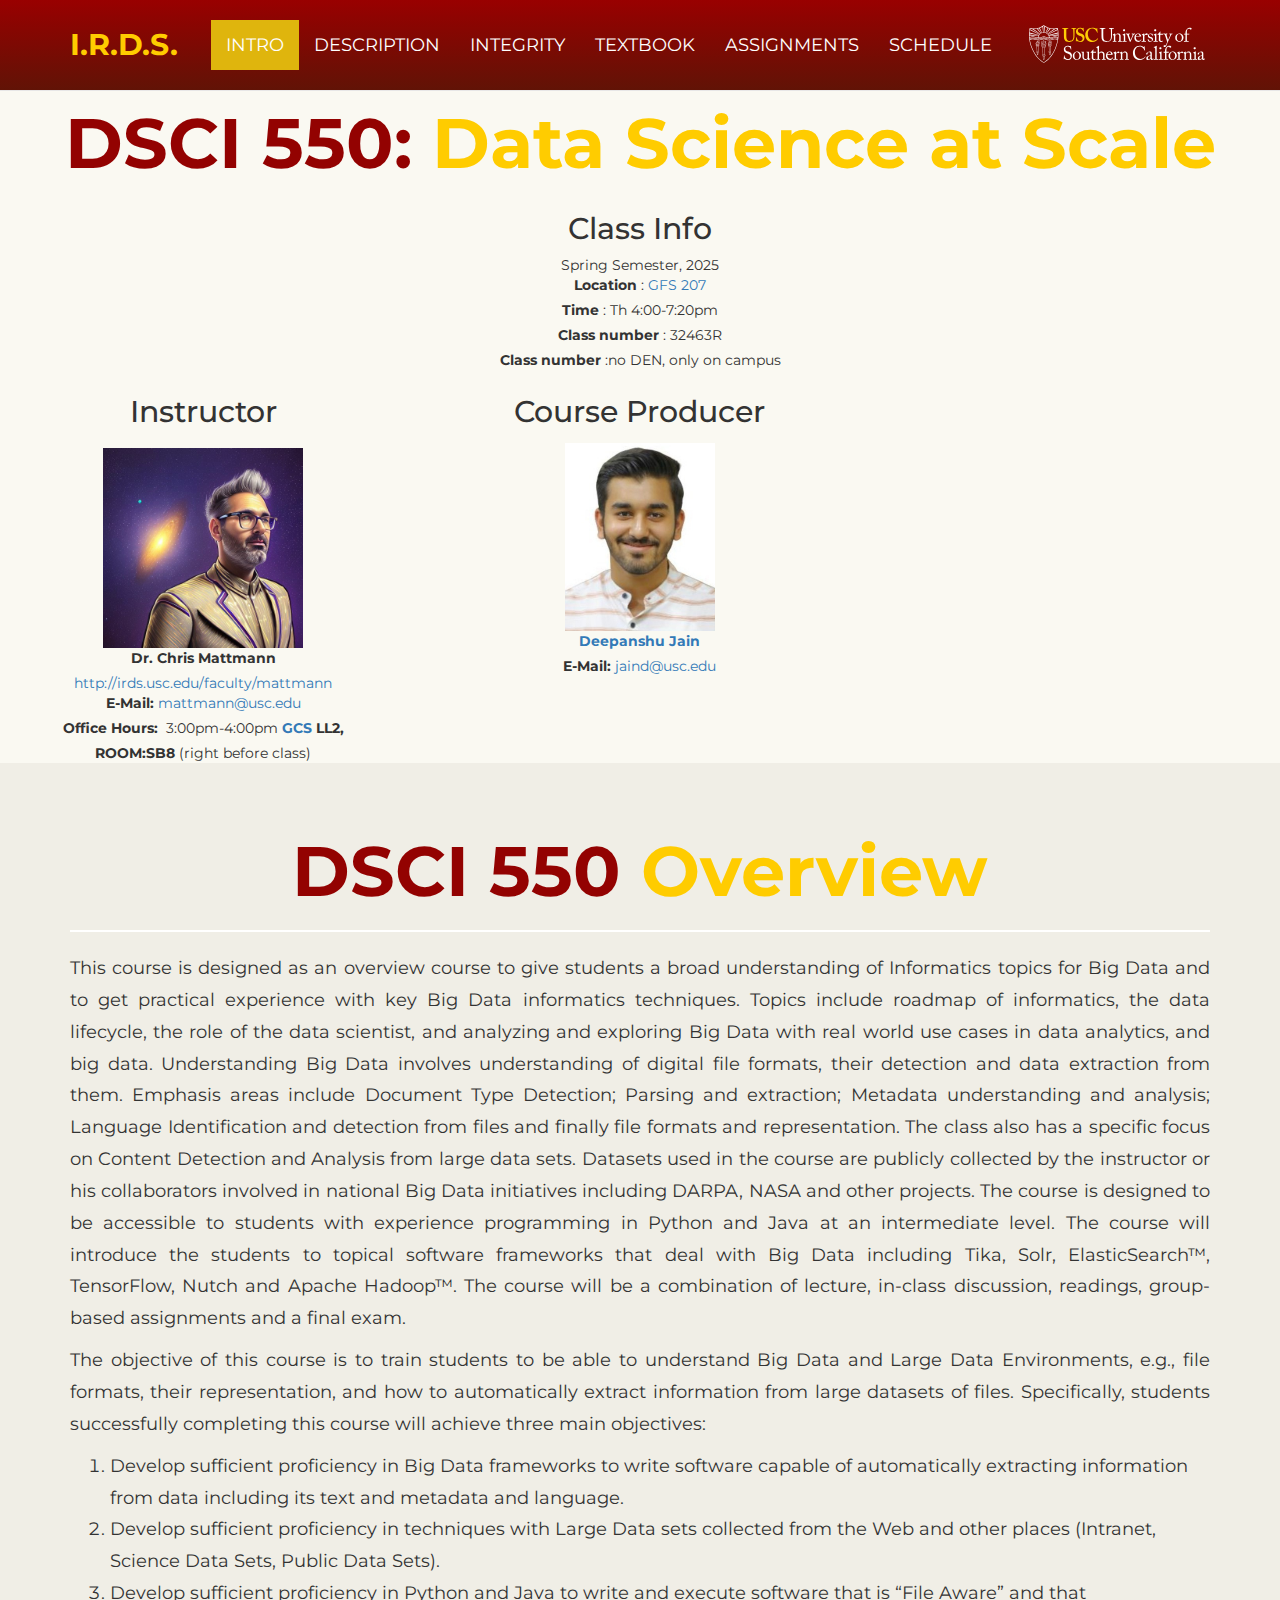
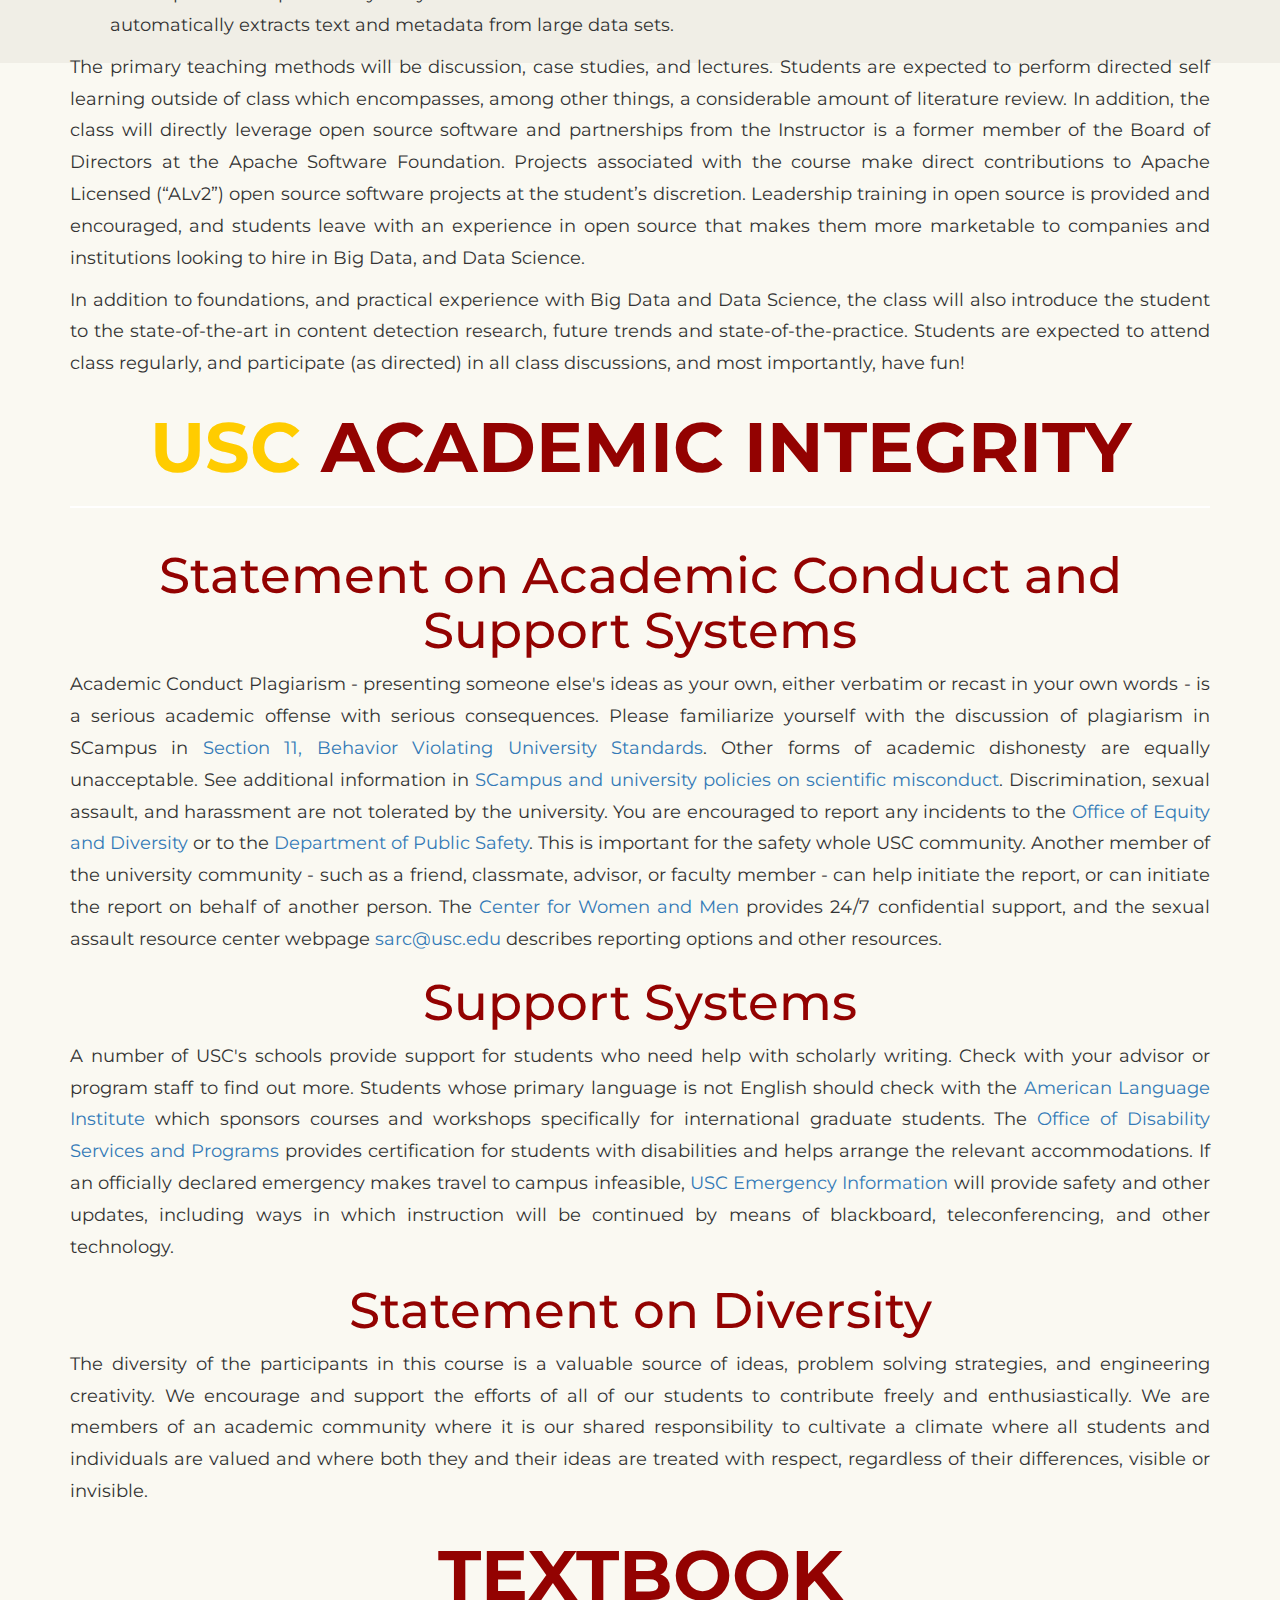
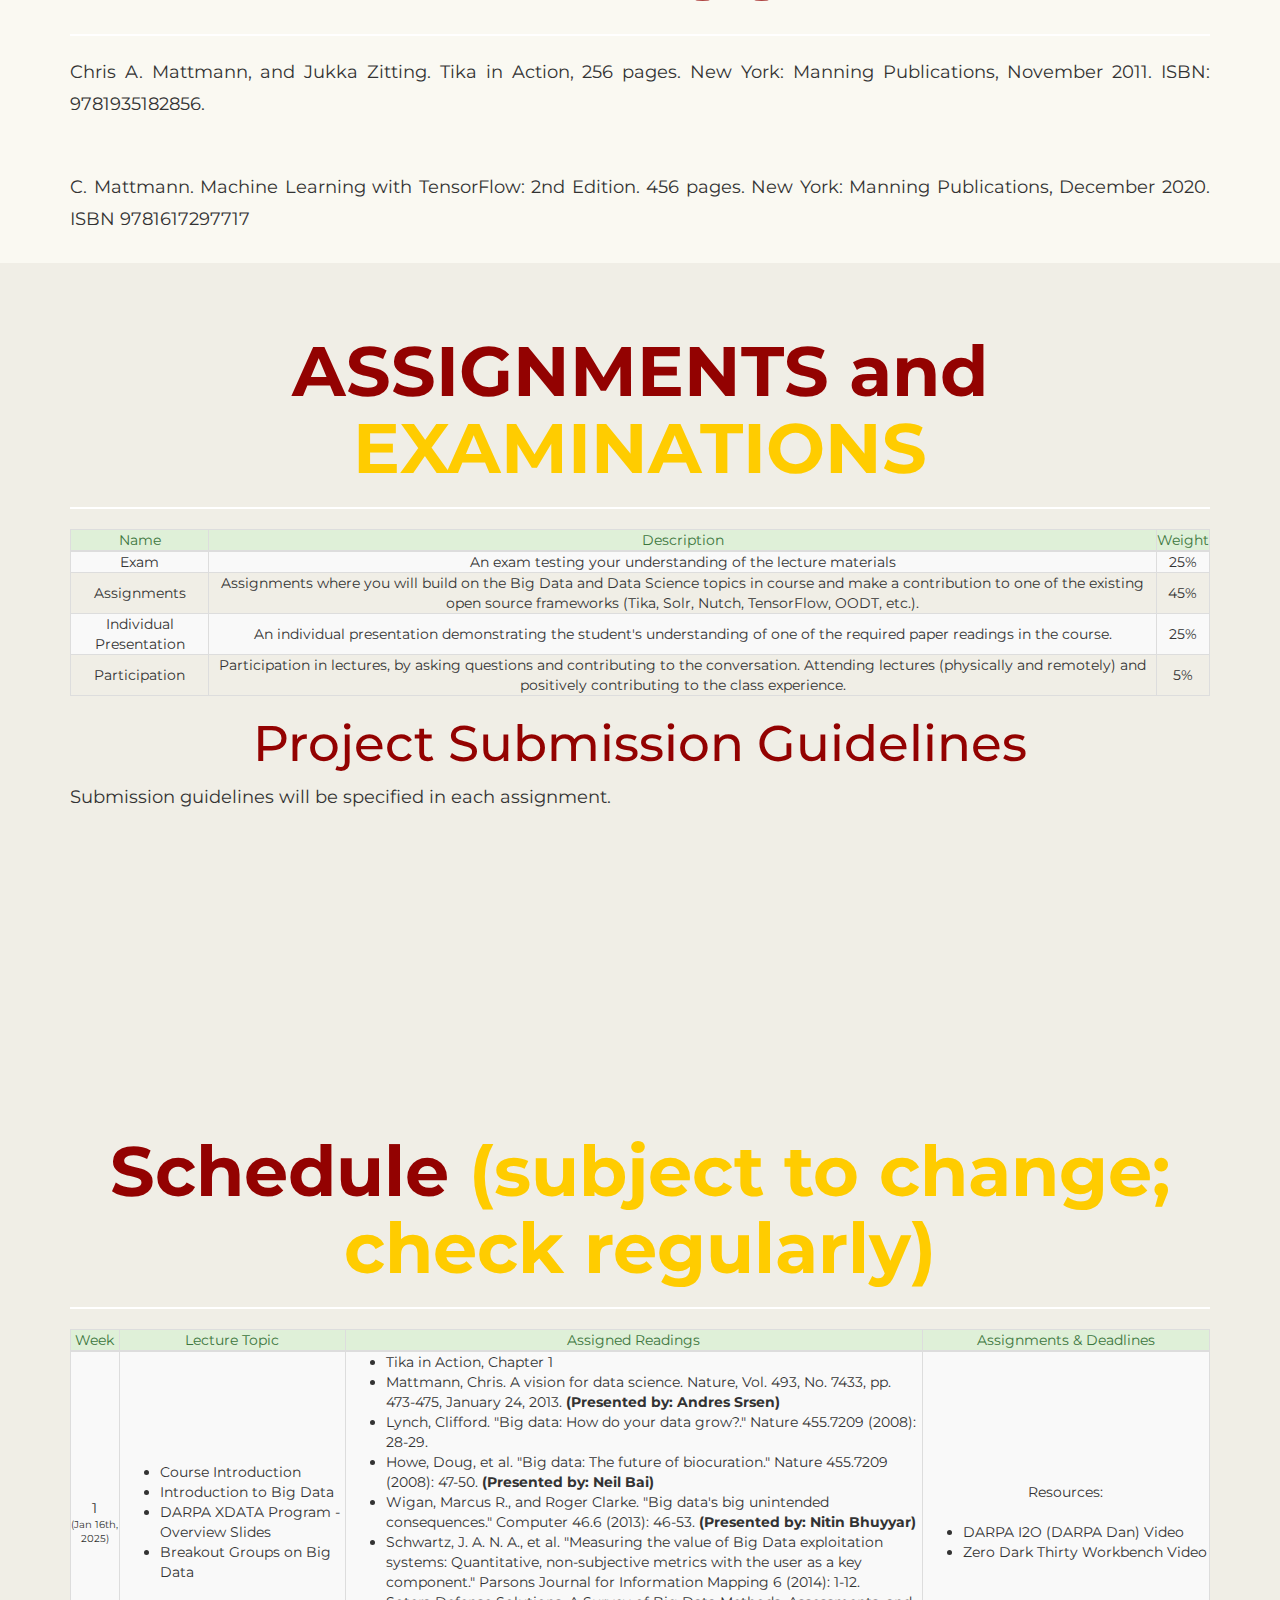
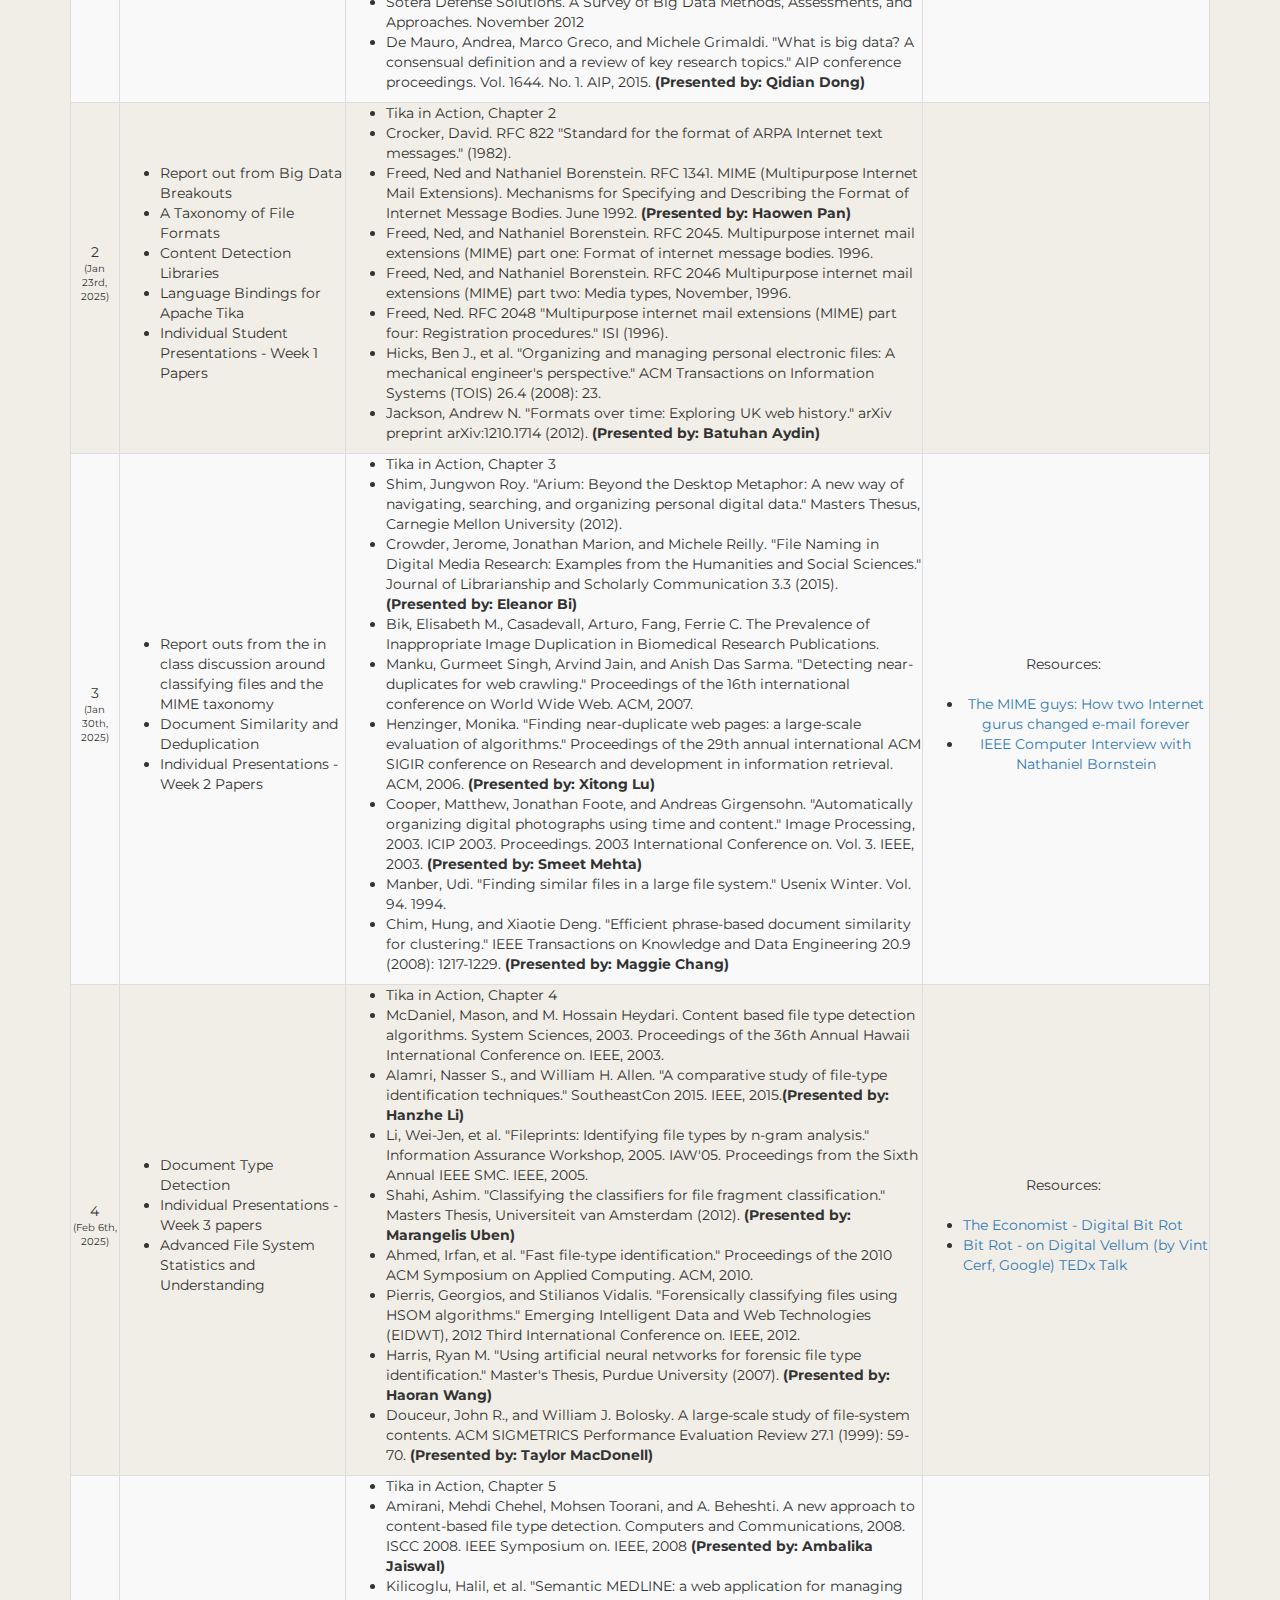
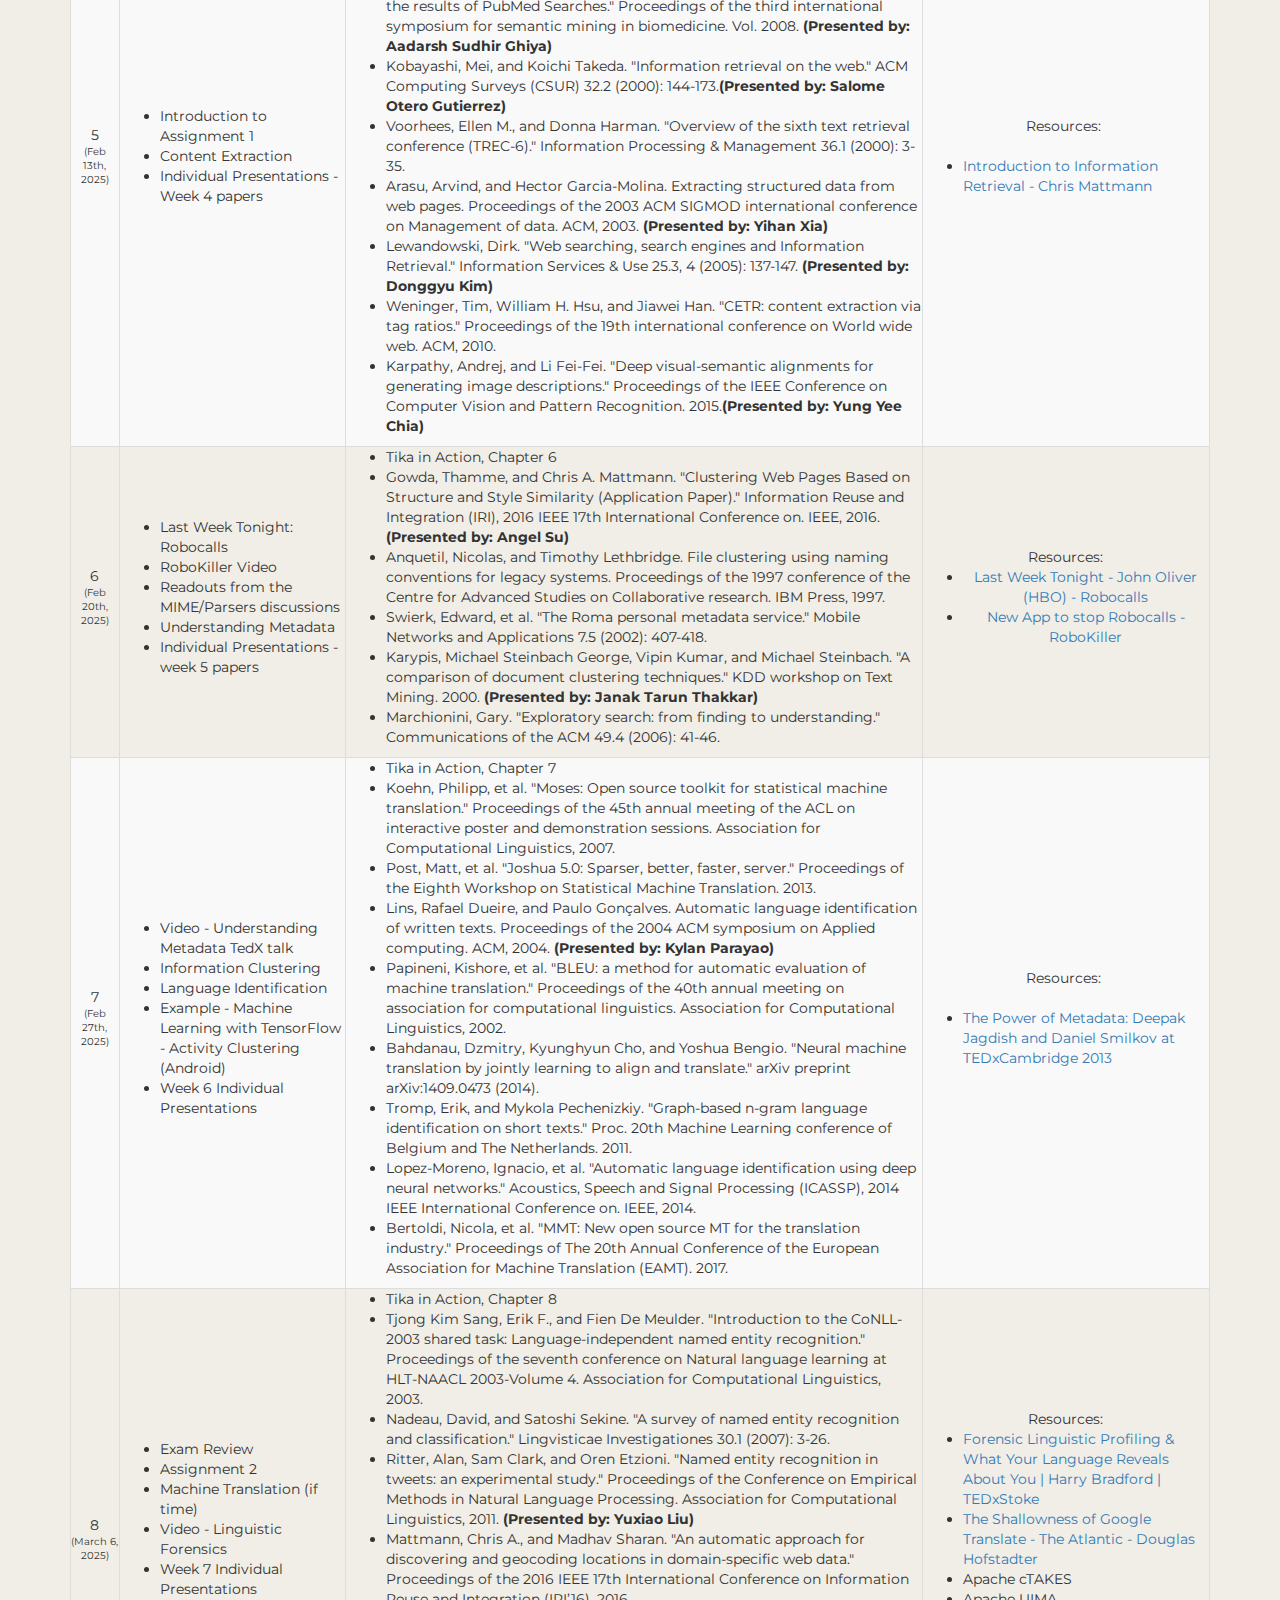
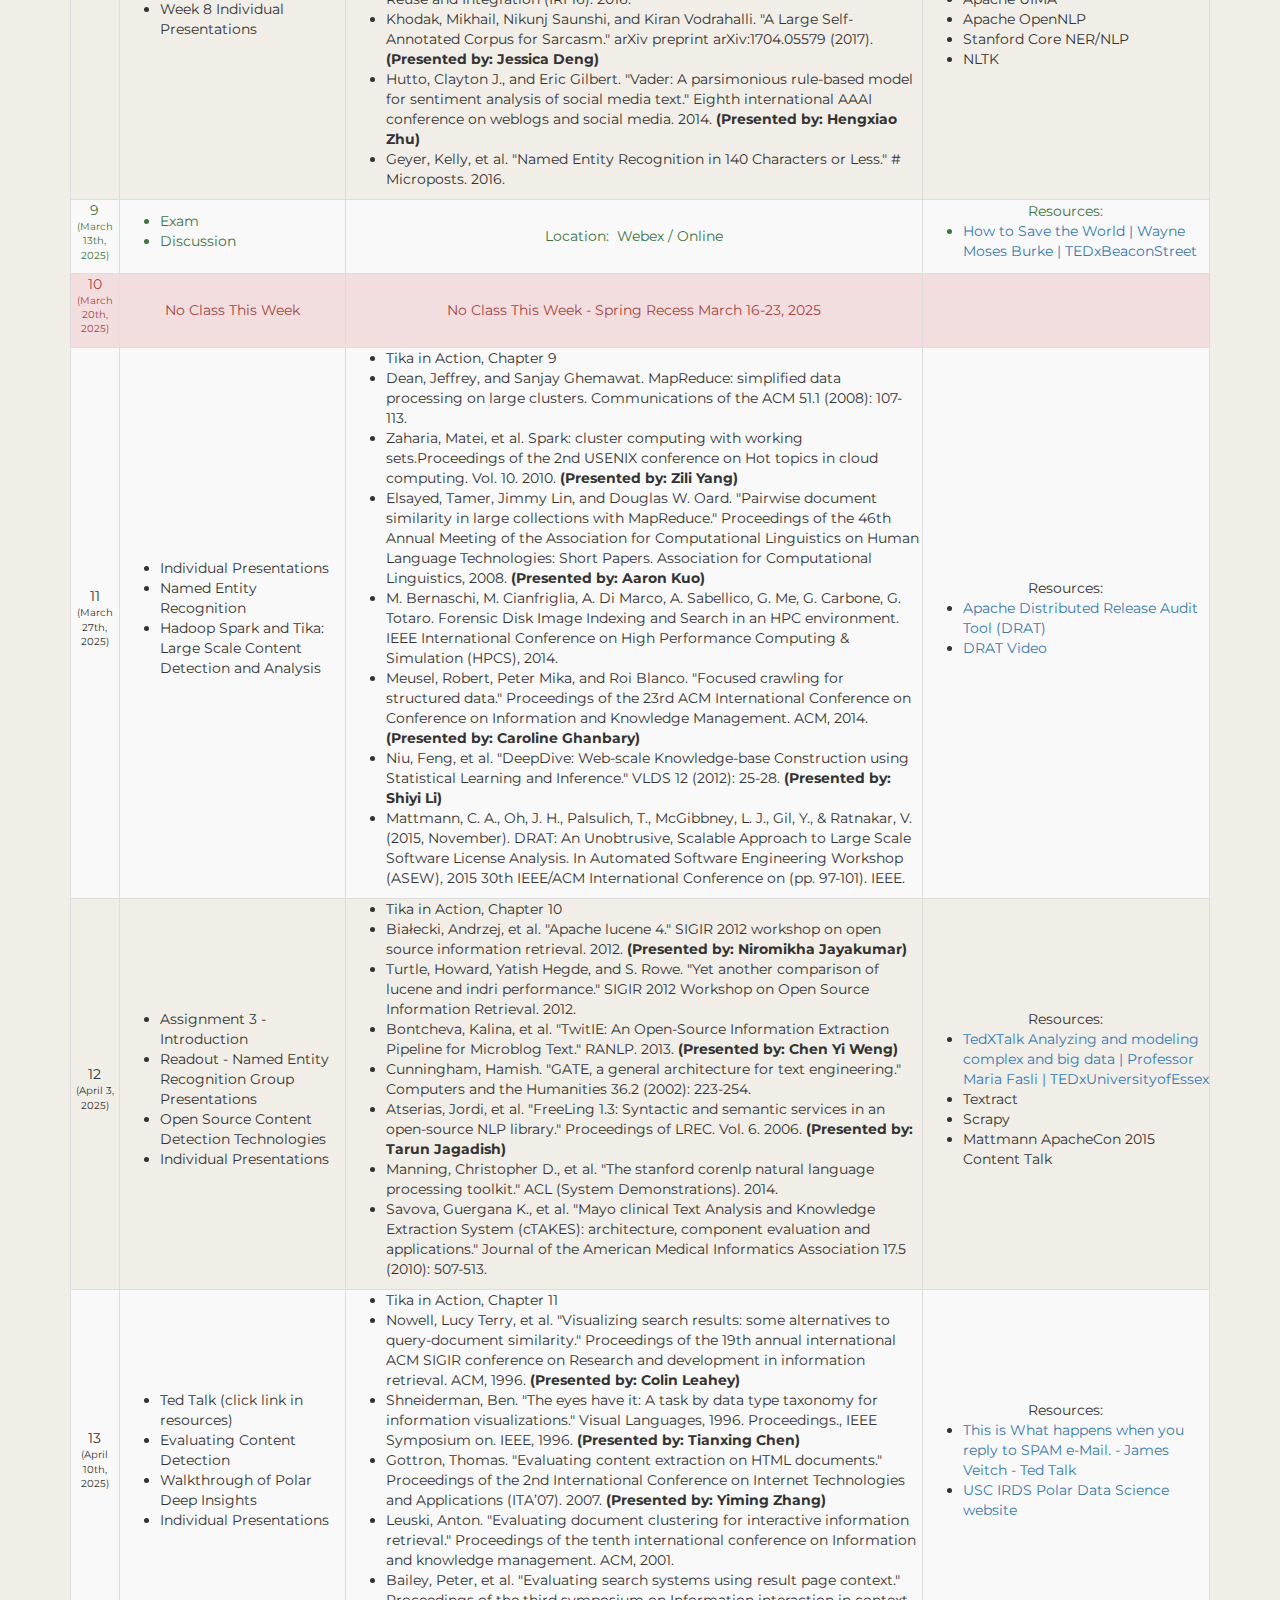
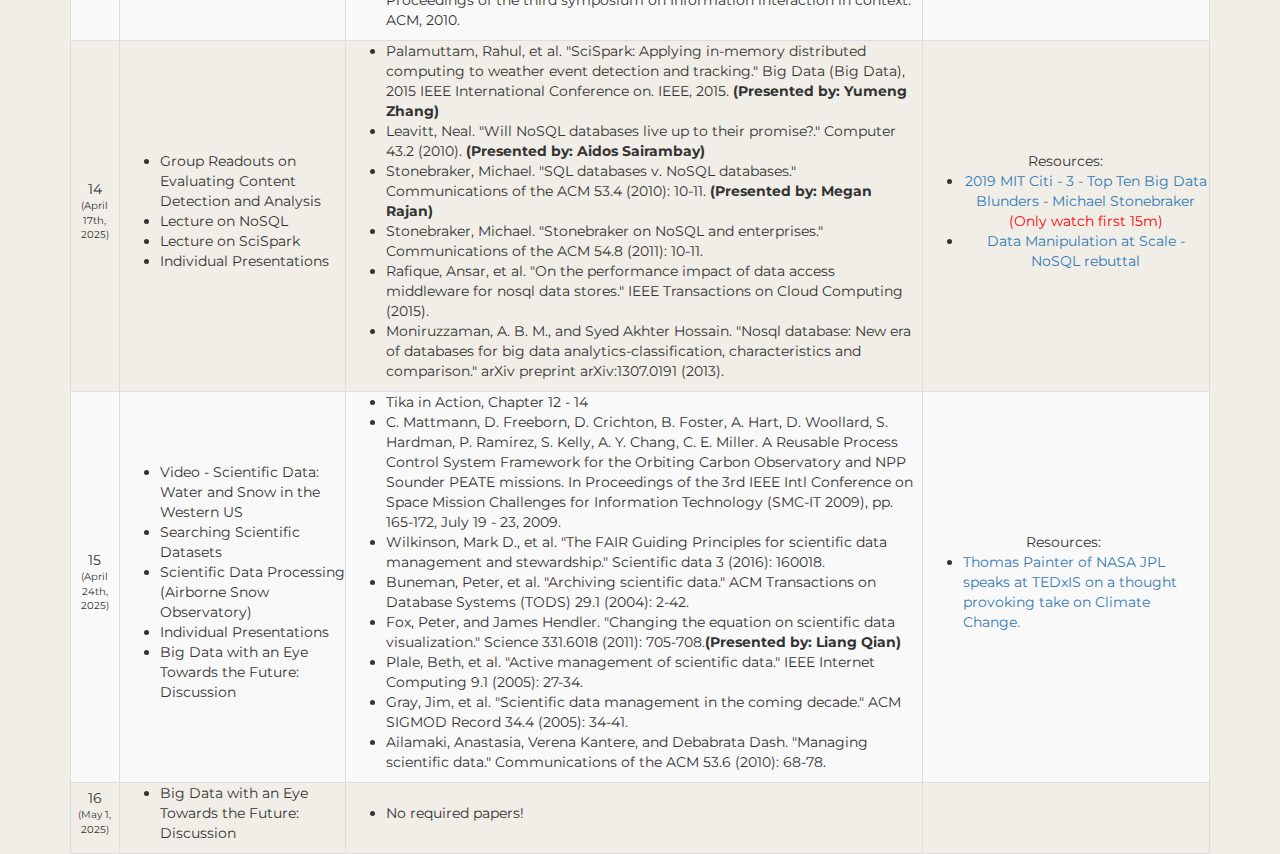
<file: classes/dsci550_2025a/index.html>
<!DOCTYPE html>
<html lang="en">

<head>
    <meta charset="utf-8">
    <meta http-equiv="X-UA-Compatible" content="IE=edge">
    <meta name="viewport" content="width=device-width, initial-scale=1">
    <meta name="description" content="The IRDS mission is to research and develop new methodology and open source software to analyze, ingest, process, and manage Big Data and to turn it into information. We contribute to the world’s largest and most often downloaded open source software projects, we apply tried and true techniques including content detection and analysis, crawling, deduplication, similarity, named entity recognition, construction of inverted indices, query analysis, search, relevancy and ranking, interactive query analysis, and management of large data sets. We have expertise in data collection, working with NASA, DARPA, DHS, NIH across a number of domains, Earth Science, Planetary Science, Astronomy, defense, and private industry.">
    <meta name="keywords" content="IRDS, Data Science, Information Retrieval, Information Retrieval and Data Science, USC, Research, University of Southern California">
    <meta name="robots" content="index, follow">
    <script>
      (function(i,s,o,g,r,a,m){i['GoogleAnalyticsObject']=r;i[r]=i[r]||function(){
      (i[r].q=i[r].q||[]).push(arguments)},i[r].l=1*new Date();a=s.createElement(o),
      m=s.getElementsByTagName(o)[0];a.async=1;a.src=g;m.parentNode.insertBefore(a,m)
      })(window,document,'script','https://www.google-analytics.com/analytics.js','ga');

      ga('create', 'UA-77850818-1', 'auto');
      ga('send', 'pageview');

    </script>
    <title>USC IRDS - DSCI 550: Data Science at Scale - Spring 2025</title>

    <!-- Bootstrap Core CSS -->
    <link href="../../css/bootstrap.min.css" rel="stylesheet">

    <!-- Custom CSS -->
    <link href="../../css/scrolling-nav.css" rel="stylesheet">

    <!-- App CSS -->
    <link href="../../css/app.css" rel="stylesheet">

    <!-- Custom Fonts -->
    <link href="https://fonts.googleapis.com/css?family=Montserrat:400,700" rel="stylesheet" type="text/css">
    <link href="https://fonts.googleapis.com/css?family=Kaushan+Script" rel="stylesheet" type="text/css">
    <link href="https://fonts.googleapis.com/css?family=Droid+Serif:400,700,400italic,700italic" rel="stylesheet" type="text/css">
    <link href="https://fonts.googleapis.com/css?family=Roboto+Slab:400,100,300,700" rel="stylesheet" type="text/css">

    <!-- HTML5 Shim and Respond.js IE8 support of HTML5 elements and media queries -->
    <!-- WARNING: Respond.js doesn't work if you view the page via file:// -->
    <!--[if lt IE 9]>
        <script src="https://oss.maxcdn.com/libs/html5shiv/3.7.0/html5shiv.js"></script>
        <script src="https://oss.maxcdn.com/libs/respond.js/1.4.2/respond.min.js"></script>
    <![endif]-->

    <style type="text/css">
        .student {
            margin: 15px;
        }
    </style>

</head>

<!-- The #page-top ID is part of the scrolling feature - the data-spy and data-target are part of the built-in Bootstrap scrollspy function -->

<body id="page-top" data-spy="scroll" data-target=".navbar-fixed-top">


    <!-- Navigation -->
    <nav class="navbar navbar-custom navbar-fixed-top" role="navigation">
        <div class="container">
            <div class="navbar-header page-scroll">
                <button type="button" class="navbar-toggle" data-toggle="collapse" data-target=".navbar-ex1-collapse">
                    <span class="sr-only">Toggle navigation</span>
                    <span class="icon-bar"></span>
                    <span class="icon-bar"></span>
                    <span class="icon-bar"></span>
                </button>
                <a class="navbar-brand page-scroll" href="http://irds.usc.edu/"><b>I.R.D.S.</b></a>
            </div>

            <!-- Collect the nav links, forms, and other content for toggling -->
            <div class="collapse navbar-collapse navbar-ex1-collapse">
                  <ul class="nav navbar-nav">
                      <!-- Hidden li included to remove active class from about link when scrolled up past about section -->
                      <li class="hidden">
                          <a class="page-scroll" href="#page-top"></a>
                      </li>
                      <li>
                          <a class="page-scroll" href="#intro">INTRO</a>
                      </li>
                      <li>
                          <a class="page-scroll" href="#description">DESCRIPTION</a>
                      </li>
                      <li>
                          <a class="page-scroll" href="#integrity">INTEGRITY</a>
                      </li>
                      <li>
                          <a class="page-scroll" href="#textbook">TEXTBOOK</a>
                      </li>
                      <li>
                          <a class="page-scroll" href="#assignments">ASSIGNMENTS</a>
                      </li>
                      <li>
                          <a class="page-scroll" href="#schedule">SCHEDULE</a>
                      </li>

                  </ul>
                  <a href="http://usc.edu" class="usc-logo pull-right"><img src="../../images/usc-shield-name-white.svg" width="176px" height="38px"></a>
            </div>
            <!-- /.navbar-collapse -->
        </div>
        <!-- /.container -->
    </nav>

    <!-- Intro Section -->
    <section id="intro" class="intro-section">
     <h2 class="section-heading">DSCI 550: <font class="usc-color">Data Science at Scale</font></h2>

     <div class="row">
       <div class="col-md-16">
         <h2>Class Info</h2>
         Spring Semester, 2025<br/>
         <label>Location</label>
         : <a href-"https://maps.usc.edu/?id=1928#!ct/53722,53723,55414,55415,55418?s/gfs">GFS 207</a> <br/>
         <label>Time</label>
         : Th 4:00-7:20pm<br/>
         <label>Class number</label>
         : 32463R<br/>
		 <label>Class number</label>
	   :no DEN, only on campus       </div>
     </div>
     <div class="row"> 
      <div class="col-md-4">
            <h2>Instructor</h2>
                            <!--<span class="glyphicon glyphicon-user" aria-hidden="true"></span>-->
                            <img src="../../images/headshots/chris-lensa-ai-jan2023.png" style=height:200px; alt=""><br>
                            <label>Dr. Chris Mattmann</label><br>
                            <a href="http://irds.usc.edu/faculty/mattmann/">http://irds.usc.edu/faculty/mattmann</a><br/>
                            <label>E-Mail: </label>&nbsp;<a href="mailto:mattmann@usc.edu">mattmann@usc.edu</a><br/>
                            <label>Office Hours:</label>
       &nbsp;3:00pm-4:00pm <b><a href="https://maps.usc.edu/?id=1928#!ct/53722,53723,55414,55415,55418?s/gcs">GCS</a> LL2, ROOM:SB8</b>&nbsp;(right before class) 
	  </div>  
       <div class="col-md-4">
        <h2>Course Producer</h2>        
          <div class="student">
            <a href="www.linkedin.com/in/deepanshu-jain-01/" target="blank">
              <img alt="TBD" src="../../images/headshots/deepanshu-jain.jpeg"><br>
                <label>Deepanshu Jain </label></a><br><strong>E-Mail:</strong>&nbsp;<a href="mailto:jaind@usc.edu">jaind@usc.edu</a><br>
          </div>
         
       </div>
  



    </section>

    <!-- Overview Section -->
    <section id="description" class="about-section">
        <div class="container">
            <div class="row">
                <div class="col-lg-12">
                    <h2 class="section-heading">DSCI 550 <font class="usc-color">Overview</font></h2>
                    <hr>
		    <p class="text-justify section-content">This course is designed as an overview course to give students a broad understanding of Informatics topics for Big Data and to get practical experience with key Big Data informatics techniques. Topics include roadmap of informatics, the data lifecycle, the role of the data scientist, and analyzing and exploring Big Data with real world use cases in data analytics, and big data. Understanding Big Data involves understanding of digital file formats, their detection and data extraction from them. Emphasis areas include Document Type Detection; Parsing and extraction; Metadata understanding and analysis; Language Identification and detection from files and finally file formats and representation. The class also has a specific focus on Content Detection and Analysis from large data sets.  Datasets used in the course are publicly collected by the instructor or his collaborators involved in national Big Data initiatives including DARPA, NASA and other projects. The course is designed to be accessible to students with experience programming in Python and Java at an intermediate level. The course will introduce the students to topical software frameworks that deal with Big Data including Tika, Solr, ElasticSearch™, TensorFlow, Nutch and Apache Hadoop™. The course will be a combination of lecture, in-class discussion, readings, group-based assignments and a final exam.</p>
                </div>
            </div>
            <div class="row">
            	<div class="col-lg-12">
            	<p class="text-justify section-content">The objective of this course is to train students to be able to understand Big Data and Large Data Environments, e.g., file formats, their representation, and how to automatically extract information from large datasets of files. Specifically, students successfully completing this course will achieve three main objectives:
			    </p>
			 
			    <ol class="text-left section-content">
			      <li>Develop sufficient proficiency in Big Data frameworks to write software capable of automatically extracting information from data including its text and metadata and language.</li>
			      <li>Develop sufficient proficiency in techniques with Large Data sets collected from the Web and other places (Intranet, Science Data Sets, Public Data Sets).</li>
			      <li>Develop sufficient proficiency in Python and Java to write and execute software that is “File Aware” and that automatically extracts text and metadata from large data sets.</li>
			    </ol>
				</div>
			</div>
			
			<div class="row">
			   <div class="col-lg-12">
				<p class="text-justify section-content">The primary teaching methods will be discussion, case studies, and lectures.  Students are expected to perform directed self learning outside of class which encompasses, among other things, a considerable amount of literature review.  In addition, the class will directly leverage open source software and partnerships from the Instructor is a former member of the Board of Directors at the Apache Software Foundation. Projects associated with the course make direct contributions to Apache Licensed (“ALv2”) open source software projects at the student’s discretion. Leadership training in open source is provided and encouraged, and students leave with an experience in open source that makes them more marketable to companies and institutions looking to hire in Big Data, and Data Science.
				</p>

			    <p class="text-justify section-content">
				In addition to foundations, and practical experience with Big Data and Data Science, the class will also introduce the student to the state-of-the-art in content detection research, future trends and state-of-the-practice. Students are expected to attend class regularly, and participate (as directed) in all class discussions, and most importantly, have fun!
			    </p>
         
            	</div>
            	
            </div>
       
        </div>
    </section>

    <!-- Academic Integrity Section -->
    <section id="integrity" class="faculty-section">
        <div class="container">
            <div class="row">
                <div class="col-lg-12">
                    <h2 class="section-heading"><font class="usc-color">USC</font> ACADEMIC INTEGRITY</h2>
                    <hr>
                    <div class="row">
                        <div class="col-md-12">
                            <h3 class="section-heading">Statement on Academic Conduct and Support Systems</h3>
                            <p class="text-justify section-content">
                              Academic Conduct Plagiarism - presenting someone else's ideas as your own, either verbatim or recast in your own words - is a serious academic offense with serious consequences. Please familiarize yourself with the discussion of plagiarism in SCampus in <a href="https://scampus.usc.edu/1100-behavior-violating-university-standards-and-appropriate-sanctions/ ">Section 11, Behavior Violating University Standards</a>. Other forms of academic dishonesty are equally unacceptable. See additional information in <a href="http://policy.usc.edu/scientific-misconduct/">SCampus and university policies on scientific misconduct</a>. Discrimination, sexual assault, and harassment are not tolerated by the university. You are encouraged to report any incidents to the <a href="http://equity.usc.edu/">Office of Equity and Diversity</a> or to the <a href="http://capsnet.usc.edu/department/department-public-safety/online-forms/contact-us">Department of Public Safety</a>. This is important for the safety whole USC community. Another member of the university community - such as a friend, classmate, advisor, or faculty member - can help initiate the report, or can initiate the report on behalf of another person. The <a href="http://www.usc.edu/student-affairs/cwm/">Center for Women and Men</a> provides 24/7 confidential support, and the sexual assault resource center webpage <a href="mailto:sarc@usc.edu">sarc@usc.edu</a> describes reporting options and other resources.
							</p>
							
							<h3 class="section-heading">Support Systems</h3>
							<p class="text-justify section-content">
								A number of USC's schools provide support for students who need help with scholarly writing. Check with your advisor or program staff to find out more. Students whose primary language is not English should check with the <a href="http://dornsife.usc.edu/ali">American Language Institute</a> which sponsors courses and workshops specifically for international graduate students. The <a href="http://sait.usc.edu/academicsupport/centerprograms/dsp/home_index.html">Office of Disability Services and Programs</a> provides certification for students with disabilities and helps arrange the relevant accommodations. If an officially declared emergency makes travel to campus infeasible, <a href="http://emergency.usc.edu/">USC Emergency Information</a> will provide safety and other updates, including ways in which instruction will be continued by means of blackboard, teleconferencing, and other technology.
							</p>
							
							<h3 class="section-heading">Statement on Diversity</h3>
                            <p class="text-justify section-content">The diversity of the participants in this course is a valuable source of ideas, problem solving strategies, and engineering creativity. We encourage and support the efforts of all of our students to contribute freely and enthusiastically. We are members of an academic community where it is our shared responsibility to cultivate a climate where all students and individuals are valued and where both they and their ideas are treated with respect, regardless of their differences, visible or invisible.
                            </p>
                        </div>
                    </div>
                </div>
            </div>
        </div>
    </section>
    
 
  <!-- Textbook section -->

  <section id="textbook" class="faculty-section">
    <div class="container">
      <div class="row">
        <div class="col-lg-12">
          <h2 class="section-heading">TEXTBOOK</h2>
          <hr>
          
          <p class="text-justify section-content"> Chris A. Mattmann, and Jukka Zitting. Tika in Action, 256 pages. New York: Manning Publications, November 2011. ISBN: 9781935182856. </p>
          <p class="text-justify section-content">&nbsp;</p>
          <p class="text-justify section-content">C. Mattmann. Machine Learning with TensorFlow: 2nd Edition. 456 pages. New York: Manning Publications, December 2020. ISBN 9781617297717&nbsp;</p>
        </div>
      </div>
    </div>
  </section>

  <!-- Assignments Section -->
  <section id="assignments" class="about-section fix-height">
    <div class="container">
      <div class="row">
        <div class="col-lg-12">
			<h2 class="section-heading">ASSIGNMENTS and <font class="usc-color">EXAMINATIONS</font></h2>
          <hr>
            <table class="table-bordered table-striped table-dark">
            	<thead class="alert-success">
            		<td>Name</td>
            		<td>Description</td>
            		<td>Weight</td>
            	</thead>
                <tr>
                	<td>Exam</td>
                	<td>An exam testing your understanding of the lecture materials</td>
                	<td>25%</td>
                </tr>                
                <tr>
                	<td>Assignments</td>
                	<td>Assignments where you will build on the Big Data and Data Science topics in course and make a contribution to one of the existing open source frameworks (Tika, Solr, Nutch, TensorFlow, OODT, etc.).</td>
                	<td>45%</td>
                </tr>   
                <tr>
                	<td>Individual Presentation</td>
                	<td>An individual presentation demonstrating the student's understanding of one of the required paper readings in the course.</td>
                	<td>25%</td>
                </tr>
                <tr>
                	<td>Participation</td>
                	<td>Participation in lectures, by asking questions and contributing to the conversation. Attending lectures (physically and remotely) and positively contributing to the class experience.</td>
                	<td>5%</td>
                </tr>
			</table>
			
			<h3 class="section-heading">Project Submission Guidelines</h3>
			<p class="text-justify section-content">
			Submission guidelines will be specified in each assignment.	
			</p>


        </div>
      </div>
	  </div>
  </section>


  <!-- Schedule section -->
  <section id="schedule" class="contact-section">
    <div class="container">
      <div class="row">
        <div class="col-md-12">
          <h2 class="section-heading">Schedule <font class="usc-color">(subject to change; check regularly)</font></h2><hr/>
          <table class="table-bordered table-striped table-dark">
            	<thead class="alert-success">
            		<td>Week</td>
            		<td>Lecture Topic</td>
            		<td>Assigned Readings</td>
            		<td>Assignments &amp; Deadlines</td>
            	</thead>
            	
            	<tr>
            		<td>1<br/><p class="text-emphasis-style" style="font-size:10px;">(Jan 16th, 2025)</p></td>
            		<td><ul class="text-left">
            			<li>Course Introduction</li>
            			<li>Introduction to Big Data</li>
            			<li>DARPA XDATA Program - Overview Slides</li>
            			<li>Breakout Groups on Big Data</li>
            		</ul></td>
					<td><ul class="text-left"><li>Tika in Action, Chapter 1</li>
                        <li>Mattmann, Chris. A vision for data science. Nature, Vol. 493, No. 7433, pp. 473-475, January 24, 2013. <strong>(Presented by: Andres Srsen)</strong></li>
                        <li>Lynch, Clifford. "Big data: How do your data grow?." Nature 455.7209 (2008): 28-29.</li>
                        <li>Howe, Doug, et al. "Big data: The future of biocuration." Nature 455.7209 (2008): 47-50. <strong>(Presented by: Neil Bai)</strong></li>
                        <li>Wigan, Marcus R., and Roger Clarke. "Big data's big unintended consequences." Computer 46.6 (2013): 46-53. <strong>(Presented by: Nitin Bhuyyar)</strong></li>
                        <li>Schwartz, J. A. N. A., et al. "Measuring the value of Big Data exploitation systems: Quantitative, non-subjective metrics with the user as a key component." Parsons Journal for Information Mapping 6 (2014): 1-12.</li>
                        <li>Sotera Defense Solutions. A Survey of Big Data Methods, Assessments, and Approaches. November 2012</li>
                        <li>De Mauro, Andrea, Marco Greco, and Michele Grimaldi. "What is big data? A consensual definition and a review of key research topics." AIP conference proceedings. Vol. 1644. No. 1. AIP, 2015. <strong>(Presented by: Qidian Dong)</strong></li>
						</ul>
           	        </td>
           	        <td>Resources:<br/><br>
           	           <ul class="text-left">
           	           	  <li>DARPA I2O (DARPA Dan) Video</li>
           	           	  <li>Zero Dark Thirty Workbench Video</li>
           	           </ul>

           	        </td>
            	</tr>

            	<tr>
            		<td>2<br/><p class="text-emphasis-style" style="font-size:10px;">(Jan 23rd, 2025)</p></td>
            		<td><ul class="text-left">
            		    <li>Report out from Big Data Breakouts</li>
            			<li>A Taxonomy of File Formats</li>
						<li>Content Detection Libraries</li>
                        <li>Language Bindings for Apache Tika</li>
                        <li>Individual Student Presentations - Week 1 Papers</li>
            		</ul></td>
					<td><ul class="text-left"><li>Tika in Action, Chapter 2</li>
                        <li>Crocker, David. RFC 822 "Standard for the format of ARPA Internet text messages." (1982).</li>   
                        <li>Freed, Ned and Nathaniel Borenstein. RFC 1341. MIME  (Multipurpose Internet Mail Extensions).  Mechanisms for Specifying and Describing
                       the Format of Internet Message Bodies. June 1992. <strong>(Presented by: Haowen Pan)</strong></li>
                        <li>Freed, Ned, and Nathaniel Borenstein. RFC 2045. Multipurpose internet mail extensions (MIME) part one: Format of internet message bodies. 1996.</li>
                        <li>Freed, Ned, and Nathaniel Borenstein. RFC 2046 Multipurpose internet mail extensions (MIME) part two: Media types, November, 1996.</li>
                        <li>Freed, Ned. RFC 2048 "Multipurpose internet mail extensions (MIME) part four: Registration procedures." ISI (1996).</li>
                        <li>Hicks, Ben J., et al. "Organizing and managing personal electronic files: A mechanical engineer's perspective." ACM Transactions on Information Systems (TOIS) 26.4 (2008): 23.</li>
                        <li>Jackson, Andrew N. "Formats over time: Exploring UK web history." arXiv preprint arXiv:1210.1714 (2012). <strong>(Presented by: Batuhan Aydin)</strong></li>
                        		</ul></td>
           	        <td>&nbsp;</td>
            	</tr>
            	
             	<tr>
            		<td>3<br/>
           		    <p class="text-emphasis-style" style="font-size:10px;">(Jan 30th, 2025)</p></td>
            		<td><ul class="text-left">
            		    <li>Report outs from the in class discussion around classifying files and the MIME taxonomy</li>
						<li>Document Similarity and Deduplication</li>
           		        <li>Individual Presentations - Week 2 Papers</li>
            		</ul></td>
					<td><ul class="text-left"><li>Tika in Action, Chapter 3</li>
                        <li>Shim, Jungwon Roy. "Arium: Beyond the Desktop Metaphor: A new way of navigating, searching, and organizing personal digital data." Masters Thesus, Carnegie Mellon University (2012).</li>
                        <li>Crowder, Jerome, Jonathan Marion, and Michele Reilly. "File Naming in Digital Media Research: Examples from the Humanities and Social Sciences." Journal of Librarianship and Scholarly Communication 3.3 (2015). <strong>(Presented by: Eleanor Bi)</strong></li>
			<li>Bik, Elisabeth M., Casadevall, Arturo, Fang, Ferrie C. The Prevalence of Inappropriate Image Duplication in Biomedical Research Publications.</li>
                        <li>Manku, Gurmeet Singh, Arvind Jain, and Anish Das Sarma. "Detecting near-duplicates for web crawling." Proceedings of the 16th international conference on World Wide Web. ACM, 2007.</li>
                        <li>Henzinger, Monika. "Finding near-duplicate web pages: a large-scale evaluation of algorithms." Proceedings of the 29th annual international ACM SIGIR conference on Research and development in information retrieval. ACM, 2006. <strong>(Presented by: Xitong Lu)</strong> </li>
                        <li>Cooper, Matthew, Jonathan Foote, and Andreas Girgensohn. "Automatically organizing digital photographs using time and content." Image Processing, 2003. ICIP 2003. Proceedings. 2003 International Conference on. Vol. 3. IEEE, 2003. <strong>(Presented by: Smeet Mehta)</strong></li>
						<li>Manber, Udi. "Finding similar files in a large file system." Usenix Winter. Vol. 94. 1994.</li>
						<li>Chim, Hung, and Xiaotie Deng. "Efficient phrase-based document similarity for clustering." IEEE Transactions on Knowledge and Data Engineering 20.9 (2008): 1217-1229. <strong>(Presented by: Maggie Chang)</strong></li>
						</ul>
           	        </td>
           	        <td>Resources:&nbsp;<br/><br/><ul classs="text-left">
           	        	<li><a href="https://www.networkworld.com/article/2199390/uc-voip/the-mime-guys--how-two-internet-gurus-changed-e-mail-forever.html">The MIME guys: How two Internet gurus changed e-mail forever</a></li>
            		    <li><a href="https://www.youtube.com/watch?v=LOUqh5xw99w">IEEE Computer Interview with Nathaniel Bornstein</a></li>
           	        </ul></td>
            	</tr>
            	
             	<tr>
            		<td>4<br/>
           		    <p class="text-emphasis-style" style="font-size:10px;">(Feb 6th, 2025)</p></td>
            		<td><ul class="text-left">
					  <li>Document Type Detection</li>
				      <li>Individual Presentations - Week 3 papers</li>
					  <li>Advanced File System Statistics and Understanding</li>
            		</ul></td>
					<td><ul class="text-left"><li>Tika in Action, Chapter 4</li>
					  <li>McDaniel, Mason, and M. Hossain Heydari. Content based file type detection algorithms. System Sciences, 2003. Proceedings of the 36th Annual Hawaii International Conference on. IEEE, 2003.<strong></strong></li>
					  <li>Alamri, Nasser S., and William H. Allen. "A comparative study of file-type identification techniques." SoutheastCon 2015. IEEE, 2015.<strong>(Presented by: Hanzhe Li)</strong></li>
					  <li>Li, Wei-Jen, et al. "Fileprints: Identifying file types by n-gram analysis." Information Assurance Workshop, 2005. IAW'05. Proceedings from the Sixth Annual IEEE SMC. IEEE, 2005. </li>
					  <li>Shahi, Ashim. "Classifying the classifiers for file fragment classification." Masters Thesis, Universiteit van Amsterdam (2012). <strong>(Presented by: Marangelis Uben)</strong></li>
						<li>Ahmed, Irfan, et al. "Fast file-type identification." Proceedings of the 2010 ACM Symposium on Applied Computing. ACM, 2010. </li>
						<li>Pierris, Georgios, and Stilianos Vidalis. "Forensically classifying files using HSOM algorithms." Emerging Intelligent Data and Web Technologies (EIDWT), 2012 Third International Conference on. IEEE, 2012.</li>
						<li>Harris, Ryan M. "Using artificial neural networks for forensic file type identification." Master's Thesis, Purdue University (2007). <strong>(Presented by: Haoran Wang)</strong></li>
						<li>Douceur, John R., and William J. Bolosky. A large-scale study of file-system contents. ACM SIGMETRICS Performance Evaluation Review 27.1 (1999): 59-70. <strong>(Presented by: Taylor MacDonell)</strong></li>
						</ul>
           	        </td>
           	        <td>Resources:&nbsp;<br/><br/>
           	          <ul class="text-left">
           	          	  <li><a href="http://www.economist.com/node/21553445">The Economist - Digital Bit Rot</a></li>
           	          	  <li><a href="https://www.youtube.com/watch?v=GV0A82TCrf0">Bit Rot - on Digital Vellum (by Vint Cerf, Google) TEDx Talk</a></li>
           	          </ul></td>
            	</tr>
            	
              	<tr>
            		<td>5<br/>
           		    <p class="text-emphasis-style" style="font-size:10px;">(Feb 13th, 2025)</p></td>
            		<td><ul class="text-left">
            		    <li>Introduction to Assignment 1</li>
           		        <li>Content Extraction</li>
                        <li>Individual Presentations - Week 4 papers</li>
            		</ul></td>
					<td><ul class="text-left"><li>Tika in Action, Chapter 5</li>
					  <li>Amirani, Mehdi Chehel, Mohsen Toorani, and A. Beheshti. A new approach to content-based file type detection. Computers and Communications, 2008. ISCC 2008. IEEE Symposium on. IEEE, 2008 <strong>(Presented by: Ambalika Jaiswal)</strong> </li>
					  <li>Kilicoglu, Halil, et al. "Semantic MEDLINE: a web application for managing the results of PubMed Searches." Proceedings of the third international symposium for semantic mining in biomedicine. Vol. 2008. <strong>(Presented by: Aadarsh Sudhir Ghiya)</strong></li>
					  <li>Kobayashi, Mei, and Koichi Takeda. "Information retrieval on the web." ACM Computing Surveys (CSUR) 32.2 (2000): 144-173.<strong>(Presented by: Salome Otero Gutierrez)</strong></li>
					  <li>Voorhees, Ellen M., and Donna Harman. "Overview of the sixth text retrieval conference (TREC-6)." Information Processing &amp; Management 36.1 (2000): 3-35.<strong>&nbsp;</strong></li>
					  <li>Arasu, Arvind, and Hector Garcia-Molina. Extracting structured data from web pages. Proceedings of the 2003 ACM SIGMOD international conference on Management of data. ACM, 2003. <strong>(Presented by: Yihan Xia)</strong></li>
					  <li>Lewandowski, Dirk. "Web searching, search engines and Information Retrieval." Information Services &amp; Use 25.3, 4 (2005): 137-147. <strong>(Presented by: Donggyu Kim)</strong></li>
						<li>Weninger, Tim, William H. Hsu, and Jiawei Han. "CETR: content extraction via tag ratios." Proceedings of the 19th international conference on World wide web. ACM, 2010. </li>
						<li>Karpathy, Andrej, and Li Fei-Fei. "Deep visual-semantic alignments for generating image descriptions." Proceedings of the IEEE Conference on Computer Vision and Pattern Recognition. 2015.<strong>(Presented by: Yung Yee Chia)</strong></li>
					</ul>
           	        </td>
           	        <td>Resources:&nbsp;<br/><br/>
           	          <ul class="text-left">
           	            <li><a href="https://www.youtube.com/watch?v=m9_EPCYrCzo">Introduction to Information Retrieval - Chris Mattmann</a></li>
       	              </ul></td>
            	</tr>
            	
                <tr>
            		<td>6<br/>
           		    <p class="text-emphasis-style" style="font-size:10px;">(Feb 20th, 2025)</p></td>
            		<td><ul class="text-left">
					  <li>Last Week Tonight:&nbsp; Robocalls</li>
           		      <li>RoboKiller Video</li>
					  <li>Readouts from the MIME/Parsers discussions</li>
					  <li>Understanding Metadata</li>							
				      <li>Individual Presentations - week 5 papers</li>					
                    </ul></td>
					<td><ul class="text-left"><li>Tika in Action, Chapter 6</li>
					  <li>Gowda, Thamme, and Chris A. Mattmann. "Clustering Web Pages Based on Structure and Style Similarity (Application Paper)." Information Reuse and Integration (IRI), 2016 IEEE 17th International Conference on. IEEE, 2016. <strong>(Presented by: Angel Su)</strong></li>
					  <li> Anquetil, Nicolas, and Timothy Lethbridge. File clustering using naming conventions for legacy systems. Proceedings of the 1997 conference of the Centre for Advanced Studies on Collaborative research. IBM Press, 1997.</li>
					  <li>Swierk, Edward, et al. "The Roma personal metadata service." Mobile Networks and Applications 7.5 (2002): 407-418.</li>
					  <li>Karypis, Michael Steinbach George, Vipin Kumar, and Michael Steinbach. "A comparison of document clustering techniques." KDD workshop on Text Mining. 2000. <strong>(Presented by: Janak Tarun Thakkar)</strong></li>
					  <li>Marchionini, Gary. "Exploratory search: from finding to understanding." Communications of the ACM 49.4 (2006): 41-46.</li>
						</ul>
           	        </td>
           	        <td>Resources:<br/>
					       <ul>
						     <li><a href="https://www.youtube.com/watch?v=FO0iG_P0P6M">Last Week Tonight - John Oliver (HBO) - Robocalls</a></li>
							 <li><a href="https://www.youtube.com/watch?v=KyrhzMOCb4Q">New App to stop Robocalls - RoboKiller</a></li>
						   </ul>
					</td>
            	</tr>   
            	

           		<tr>
            		<td>7<br/>
           		    <p class="text-emphasis-style" style="font-size:10px;">(Feb 27th, 2025)</p></td>
            		<td><ul class="text-left">
            		    <li>Video - Understanding Metadata TedX talk</li>
            			<li>Information Clustering</li>
            			<li>Language Identification</li>
						<li>Example - Machine Learning with TensorFlow - Activity Clustering (Android)</li>
            			<li>Week 6 Individual Presentations</li>            			
            		</ul></td>
					<td><ul class="text-left"><li>Tika in Action, Chapter 7</li>
					  <li>Koehn, Philipp, et al. "Moses: Open source toolkit for statistical machine translation." Proceedings of the 45th annual meeting of the ACL on interactive poster and demonstration sessions. Association for Computational Linguistics, 2007. </li>
					  <li>Post, Matt, et al. "Joshua 5.0: Sparser, better, faster, server." Proceedings of the Eighth Workshop on Statistical Machine Translation. 2013.</li>
					  <li>Lins, Rafael Dueire, and Paulo Gonçalves. Automatic language identification of written texts. Proceedings of the 2004 ACM symposium on Applied computing. ACM, 2004. <strong>(Presented by: Kylan Parayao)</strong></li>
					  <li>Papineni, Kishore, et al. "BLEU: a method for automatic evaluation of machine translation." Proceedings of the 40th annual meeting on association for computational linguistics. Association for Computational Linguistics, 2002.</li>
						<li>Bahdanau, Dzmitry, Kyunghyun Cho, and Yoshua Bengio. "Neural machine translation by jointly learning to align and translate." arXiv preprint arXiv:1409.0473 (2014).</li>
						<li>Tromp, Erik, and Mykola Pechenizkiy. "Graph-based n-gram language identification on short texts." Proc. 20th Machine Learning conference of Belgium and The Netherlands. 2011.</li>
						<li>Lopez-Moreno, Ignacio, et al. "Automatic language identification using deep neural networks." Acoustics, Speech and Signal Processing (ICASSP), 2014 IEEE International Conference on. IEEE, 2014. </li>
						<li>Bertoldi, Nicola, et al. "MMT: New open source MT for the translation industry." Proceedings of The 20th Annual Conference of the European Association for Machine Translation (EAMT). 2017.</li>
						</ul>
           	        </td>
           	        <td>Resources:&nbsp;<br/><br/>
           	          <ul class="text-left">
           	            <li><a href="https://www.youtube.com/watch?v=i2a8pDbCabg">The Power of Metadata: Deepak Jagdish and Daniel Smilkov at TEDxCambridge 2013</a></li>
       	              </ul></td>
            	</tr> 	          	           	           				  			             				  			             	           				  			             				  		
            
            	<tr>
            		<td>8<br/>
           		    <p class="text-emphasis-style" style="font-size:10px;">(March 6, 2025)</p></td>
            		<td><ul class="text-left">
						<li>Exam Review</li>
						<li>Assignment 2</li>
						<li>Machine Translation (if time)</li>
            		    <li>Video - Linguistic Forensics</li>					
            			<li>Week 7 Individual Presentations</li>
						<li>Week 8 Individual Presentations</li>
            		</ul></td>
					<td><ul class="text-left"><li>Tika in Action, Chapter 8</li>
					  <li>Tjong Kim Sang, Erik F., and Fien De Meulder. "Introduction to the CoNLL-2003 shared task: Language-independent named entity recognition." Proceedings of the seventh conference on Natural language learning at HLT-NAACL 2003-Volume 4. Association for Computational Linguistics, 2003.</li>
					  <li>Nadeau, David, and Satoshi Sekine. "A survey of named entity recognition and classification." Lingvisticae Investigationes 30.1 (2007): 3-26.</li>
					  <li>Ritter, Alan, Sam Clark, and Oren Etzioni. "Named entity recognition in tweets: an experimental study." Proceedings of the Conference on Empirical Methods in Natural Language Processing. Association for Computational Linguistics, 2011. <strong>(Presented by: Yuxiao Liu)</strong></li>
					  <li>Mattmann, Chris A., and Madhav Sharan. "An automatic approach for discovering and geocoding locations in domain-specific web data." Proceedings of the 2016 IEEE 17th International Conference on Information Reuse and Integration (IRI’16). 2016.</li>
					  <li>Khodak, Mikhail, Nikunj Saunshi, and Kiran Vodrahalli. "A Large Self-Annotated Corpus for Sarcasm." arXiv preprint arXiv:1704.05579 (2017). <strong>(Presented by: Jessica Deng)</strong></li>
					  <li>Hutto, Clayton J., and Eric Gilbert. "Vader: A parsimonious rule-based model for sentiment analysis of social media text." Eighth international AAAI conference on weblogs and social media. 2014. <strong>(Presented by: Hengxiao Zhu)</strong></li>
					     <li>Geyer, Kelly, et al. "Named Entity Recognition in 140 Characters or Less." # Microposts. 2016.</li>
						</ul>
           	        </td>
           	        <td>Resources:<br/>
           	             <ul class="text-left">
							<li><a href="https://www.youtube.com/watch?v=RS5O4n0TqlU">Forensic Linguistic Profiling &amp; What Your Language Reveals About You | Harry Bradford | TEDxStoke</a></li>
							<li><a href="https://www.theatlantic.com/technology/archive/2018/01/the-shallowness-of-google-translate/551570/">The Shallowness of Google Translate - The Atlantic - Douglas Hofstadter</a></li>
							 <li>Apache cTAKES</li>
							 <li>Apache UIMA</li>
							 <li>Apache OpenNLP</li>
							 <li>Stanford Core NER/NLP</li>
							 <li>NLTK</li>
           	             </ul>  
           	        </td>
            	</tr>	 
            	
                <tr class="alert-success">
            		<td>9<br/>
           		    <p class="text-emphasis-style" style="font-size:10px;">(March 13th, 2025)</p></td>
            		<td><ul class="text-left">
            		    <li>Exam&nbsp;</li>
						<li>Discussion</li>				
						</ul></td>
					<td>Location:&nbsp; Webex / Online</td>
           	        <td>Resources:<br/>
           	             <ul class="text-left">
           	               <li><a href="https://www.youtube.com/watch?v=NMWXG1RltwU">How to Save the World | Wayne Moses Burke | TEDxBeaconStreet</a></li>
                      </ul>
       	           </td>
            	</tr>  
                <tr class="alert-danger">
            		<td>10<br/>
           		    <p class="text-emphasis-style" style="font-size:10px;">(March 20th, 2025)</p></td>
            		<td>No Class This Week</td>
					<td>No Class This Week - Spring Recess March 16-23, 2025</td>
           	        <td>&nbsp;</td>
            	</tr>    	
			    <tr>
           		  <td>11<br/>
           		    <p class="text-emphasis-style" style="font-size:10px;">(March 27th, 2025)</p></td>
            		<td><ul class="text-left">
            		    <li>Individual Presentations</li>
            		    <li>Named Entity Recognition</li>
						<li>Hadoop Spark and Tika: Large Scale Content Detection and Analysis</li>
            		</ul></td>
					<td><ul class="text-left"><li>Tika in Action, Chapter 9</li>
					  <li>Dean, Jeffrey, and Sanjay Ghemawat. MapReduce: simplified data processing on large clusters. Communications of the ACM 51.1 (2008): 107-113.</li>
					  <li>Zaharia, Matei, et al. Spark: cluster computing with working sets.Proceedings of the 2nd USENIX conference on Hot topics in cloud computing. Vol. 10. 2010. <strong>(Presented by: Zili Yang)</strong></li>
					  <li>Elsayed, Tamer, Jimmy Lin, and Douglas W. Oard. "Pairwise document similarity in large collections with MapReduce." Proceedings of the 46th Annual Meeting of the Association for Computational Linguistics on Human Language Technologies: Short Papers. Association for Computational Linguistics, 2008. <strong>(Presented by: Aaron Kuo)</strong> </li>
					  <li>M. Bernaschi, M. Cianfriglia, A. Di Marco, A. Sabellico, G. Me, G. Carbone, G. Totaro. Forensic Disk Image Indexing and Search in an HPC environment. IEEE International Conference on High Performance Computing &amp; Simulation (HPCS), 2014.</li>
					  <li>Meusel, Robert, Peter Mika, and Roi Blanco. "Focused crawling for structured data." Proceedings of the 23rd ACM International Conference on Conference on Information and Knowledge Management. ACM, 2014. <strong>(Presented by: Caroline Ghanbary)</strong></li>
						<li>Niu, Feng, et al. "DeepDive: Web-scale Knowledge-base Construction using Statistical Learning and Inference." VLDS 12 (2012): 25-28. <strong>(Presented by: Shiyi Li)</strong></li>
						<li>Mattmann, C. A., Oh, J. H., Palsulich, T., McGibbney, L. J., Gil, Y., &amp; Ratnakar, V. (2015, November). DRAT: An Unobtrusive, Scalable Approach to Large Scale Software License Analysis. In Automated Software Engineering Workshop (ASEW), 2015 30th IEEE/ACM International Conference on (pp. 97-101). IEEE. </li>
						</ul>
           	        </td>
           	        <td>Resources:<br/>
           	             <ul class="text-left">
           	             <li><a href="http://github.com/apache/drat/">Apache Distributed Release Audit Tool (DRAT)</a></li>
           	             <li><a href="https://github.com/apache/drat/wiki/DRAT-Tutorials-Videos">DRAT Video</a></li>
                        </ul>
           	        </td>
            	</tr>       	           	           	           				  			             				  		
		  			             	           				  			             				
                <tr>
            		<td>12<br/>
           		    <p class="text-emphasis-style" style="font-size:10px;">(April 3, 2025)</p></td>
            		<td><ul class="text-left">
						<li>Assignment 3 - Introduction</li>
            		    <li>Readout - Named Entity Recognition Group Presentations</li>
						<li>Open Source Content Detection Technologies</li>
                        <li>Individual Presentations</li>
            		</ul>
                    </td>
					<td><ul class="text-left">
					     <li>Tika in Action, Chapter 10</li>
					     <li>Białecki, Andrzej, et al. "Apache lucene 4." SIGIR 2012 workshop on open source information retrieval. 2012. <strong>(Presented by: Niromikha Jayakumar)</strong></li>
					     <li>Turtle, Howard, Yatish Hegde, and S. Rowe. "Yet another comparison of lucene and indri performance." SIGIR 2012 Workshop on Open Source Information Retrieval. 2012.</li>
					     <li>Bontcheva, Kalina, et al. "TwitIE: An Open-Source Information Extraction Pipeline for Microblog Text." RANLP. 2013. <strong>(Presented by: Chen Yi Weng)</strong></li>
					     <li>Cunningham, Hamish. "GATE, a general architecture for text engineering." Computers and the Humanities 36.2 (2002): 223-254.</li>
					     <li>Atserias, Jordi, et al. "FreeLing 1.3: Syntactic and semantic services in an open-source NLP library." Proceedings of LREC. Vol. 6. 2006. <strong>(Presented by: Tarun Jagadish)</strong></li>
					     <li>Manning, Christopher D., et al. "The stanford corenlp natural language processing toolkit." ACL (System Demonstrations). 2014.</li>
					     <li>Savova, Guergana K., et al. "Mayo clinical Text Analysis and Knowledge Extraction System (cTAKES): architecture, component evaluation and applications." Journal of the American Medical Informatics Association 17.5 (2010): 507-513.&nbsp;</li>
						</ul>
           	        </td>
					<td>Resources:<br/>
					<ul class="text-left">
				        <li><a href="https://www.youtube.com/watch?v=8DqQCZMawNg">TedXTalk Analyzing and modeling complex and big data | Professor Maria Fasli | TEDxUniversityofEssex</a></li>
					    <li>Textract</li>
						<li>Scrapy</li>
                        <li>Mattmann ApacheCon 2015 Content Talk</li>
				  </ul></td>
            	</tr>        
            	
                <tr>
            		<td>13<br/>
           		    <p class="text-emphasis-style" style="font-size:10px;">(April 10th, 2025)</p></td>
            		<td><ul class="text-left">
						<li>Ted Talk (click link in resources)</li>
						<li>Evaluating Content Detection</li>
						<li>Walkthrough of Polar Deep Insights</li>
						<li>Individual Presentations </li>
            		</ul></td>
					<td><ul class="text-left"><li>Tika in Action, Chapter 11</li>
					  <li>Nowell, Lucy Terry, et al. "Visualizing search results: some alternatives to query-document similarity." Proceedings of the 19th annual international ACM SIGIR conference on Research and development in information retrieval. ACM, 1996. <strong>(Presented by: Colin Leahey)</strong></li>
					  <li>Shneiderman, Ben. "The eyes have it: A task by data type taxonomy for information visualizations." Visual Languages, 1996. Proceedings., IEEE Symposium on. IEEE, 1996. <strong>(Presented by: Tianxing Chen)</strong></li>
					  <li>Gottron, Thomas. "Evaluating content extraction on HTML documents." Proceedings of the 2nd International Conference on Internet Technologies and Applications (ITA’07). 2007. <strong>(Presented by: Yiming Zhang)</strong></li>
					  <li>Leuski, Anton. "Evaluating document clustering for interactive information retrieval." Proceedings of the tenth international conference on Information and knowledge management. ACM, 2001.</li>
					  <li>Bailey, Peter, et al. "Evaluating search systems using result page context." Proceedings of the third symposium on Information interaction in context. ACM, 2010.</li>
					</ul>
           	        </td>
           	        <td>Resources:<br/>
           	          <ul class="text-left"><li><a href="https://www.ted.com/talks/james_veitch_this_is_what_happens_when_you_reply_to_spam_email">This is What happens when you reply to SPAM e-Mail. - James Veitch  - Ted Talk</a></li>
						<li><a href="http://irds.usc.edu/polar.usc.edu/">USC IRDS Polar Data Science website</a></li>
						</ul></td>
            	</tr>    
            	
                <tr>
            		<td>14<br/>
           		    <p class="text-emphasis-style" style="font-size:10px;">(April 17th, 2025)</p></td>
            		<td><ul class="text-left">
						<li>Group Readouts on Evaluating Content Detection and Analysis</li>
						<li>Lecture on NoSQL</li>
						<li>Lecture on SciSpark</li>
						<li>Individual Presentations</li>
            		</ul>
            		</td>
					<td><ul class="text-left">
					  <li>Palamuttam, Rahul, et al. "SciSpark: Applying in-memory distributed computing to weather event detection and tracking." Big Data (Big Data), 2015 IEEE International Conference on. IEEE, 2015. <strong>(Presented by: Yumeng Zhang)</strong></li>
					  <li>Leavitt, Neal. "Will NoSQL databases live up to their promise?." Computer 43.2 (2010). <strong>(Presented by: Aidos Sairambay)</strong></li>
					  <li>Stonebraker, Michael. "SQL databases v. NoSQL databases." Communications of the ACM 53.4 (2010): 10-11. <strong>(Presented by: Megan Rajan)</strong></li>
					  <li>Stonebraker, Michael. "Stonebraker on NoSQL and enterprises." Communications of the ACM 54.8 (2011): 10-11.</li>
					  <li>Rafique, Ansar, et al. "On the performance impact of data access middleware for nosql data stores." IEEE Transactions on Cloud Computing (2015).</li>
						<li>Moniruzzaman, A. B. M., and Syed Akhter Hossain. "Nosql database: New era of databases for big data analytics-classification, characteristics and comparison." arXiv preprint arXiv:1307.0191 (2013).</li>
						</ul>
           	        </td>
           	        <td>Resources:<br/>

                          <ul>
                            <li><a href="https://www.youtube.com/watch?v=4SK8jdBhGNI">2019 MIT Citi - 3 - Top Ten Big Data Blunders - Michael Stonebraker <font color="red">(Only watch first 15m)</font></a></li>
			    <li><a href="https://www.coursera.org/lecture/data-manipulation/nosql-rebuttal-Oy7yz">Data Manipulation at Scale - NoSQL rebuttal</a></li>
			  </ul>
			</td>
            	</tr> 		  
            <tr>
            		<td>15<br/>
           		    <p class="text-emphasis-style" style="font-size:10px;">(April 24th, 2025)</p></td>
            		<td><ul class="text-left">
           		        <li>Video - Scientific Data: Water and Snow in the Western US</li>
           		        <li>Searching Scientific Datasets</li>
            		    <li>Scientific Data Processing (Airborne Snow Observatory)</li>
       		          <li>Individual Presentations</li>
           		        <li>Big Data with an Eye Towards the Future: Discussion&nbsp;</li>
                </ul></td>
					<td><ul class="text-left"><li>Tika in Action, Chapter 12 - 14</li>
                        <li>C. Mattmann, D. Freeborn, D. Crichton, B. Foster, A. Hart, D. Woollard, S. Hardman, P. Ramirez, S. Kelly, A. Y. Chang, C. E. Miller. A Reusable Process Control System Framework for the Orbiting Carbon Observatory and NPP Sounder PEATE missions. In Proceedings of the 3rd IEEE Intl Conference on Space Mission Challenges for Information Technology (SMC-IT 2009), pp. 165-172, July 19 - 23, 2009.
						</li>
                        <li>Wilkinson, Mark D., et al. "The FAIR Guiding Principles for scientific data management and stewardship." Scientific data 3 (2016): 160018. </li>
                        <li>Buneman, Peter, et al. "Archiving scientific data." ACM Transactions on Database Systems (TODS) 29.1 (2004): 2-42.</li>
                        <li>Fox, Peter, and James Hendler. "Changing the equation on scientific data visualization." Science 331.6018 (2011): 705-708.<strong>(Presented by: Liang Qian)</strong></li>
                        <li>Plale, Beth, et al. "Active management of scientific data." IEEE Internet Computing 9.1 (2005): 27-34.</li>
                        <li>Gray, Jim, et al. "Scientific data management in the coming decade." ACM SIGMOD Record 34.4 (2005): 34-41.</li>
						<li>Ailamaki, Anastasia, Verena Kantere, and Debabrata Dash. "Managing scientific data." Communications of the ACM 53.6 (2010): 68-78.</li>
						</ul>
           	        </td>
           	        <td>Resources:&nbsp;<br/>
           	           <ul class="text-left">
           	           	 <li><a href="https://www.youtube.com/watch?v=uOIHjoUEUwE">Thomas Painter of NASA JPL speaks at TEDxIS on a thought provoking take on Climate Change.</a></li>
           	           </ul></td>
            	</tr>    			  
            
                <tr>
            		<td>16<br/>
           		    <p class="text-emphasis-style" style="font-size:10px;">(May 1, 2025)</p></td>
            		<td><ul class="text-left">
						<li>Big Data with an Eye Towards the Future: Discussion</li>
            		</ul></td>
					<td><ul class="text-left">
					      <li>No required papers!</li>
						</ul>
           	        </td>
           	        <td>&nbsp;</td>
            	</tr>         	       	     	  			       	  			         	     	  			       	  			         	     	  			       	  			  
			</table>
        </div>
      </div>
	</div>
  </section>

    <!-- jQuery -->
    <script src="../../js/jquery.js"></script>

    <!-- Bootstrap Core JavaScript -->
    <script src="../../js/bootstrap.min.js"></script>

    <!-- Scrolling Nav JavaScript -->
    <script src="../../js/jquery.easing.min.js"></script>
    <script src="../../js/scrolling-nav.js"></script>

</body>

</html>
</file>
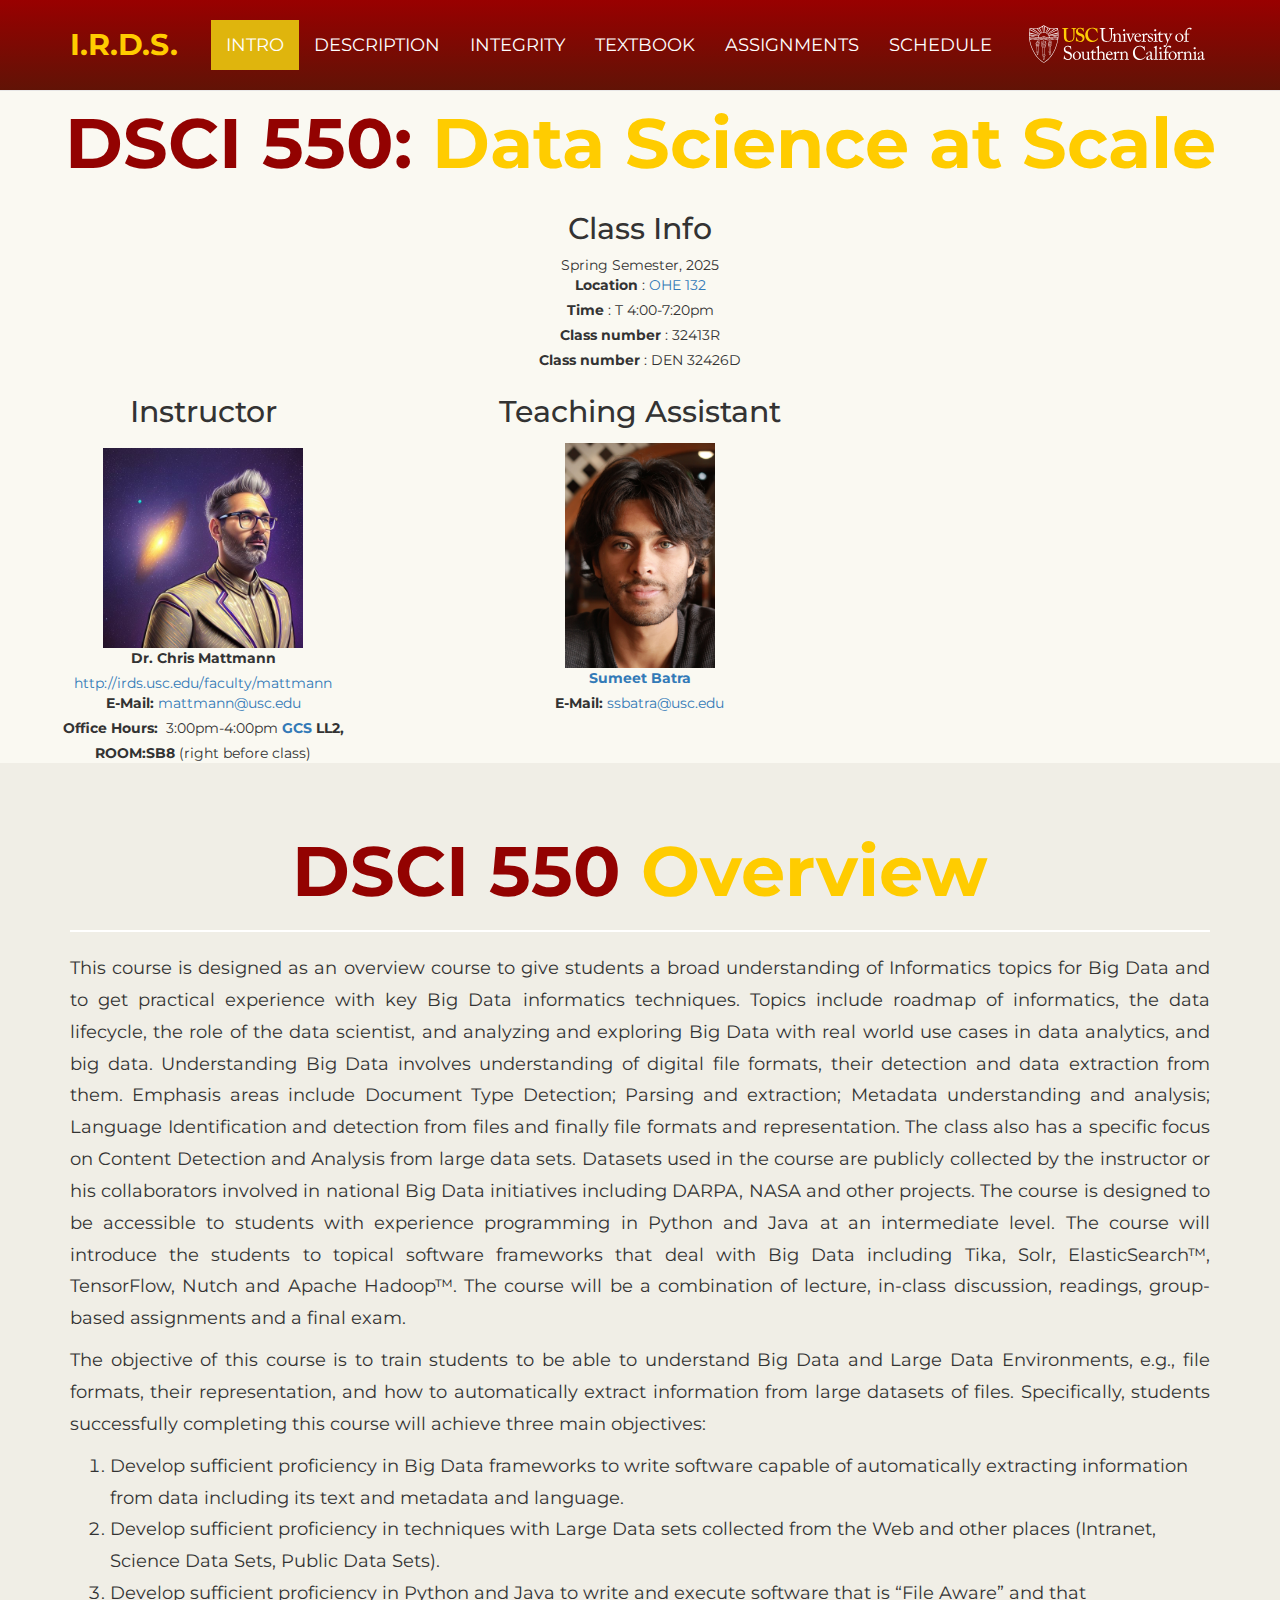
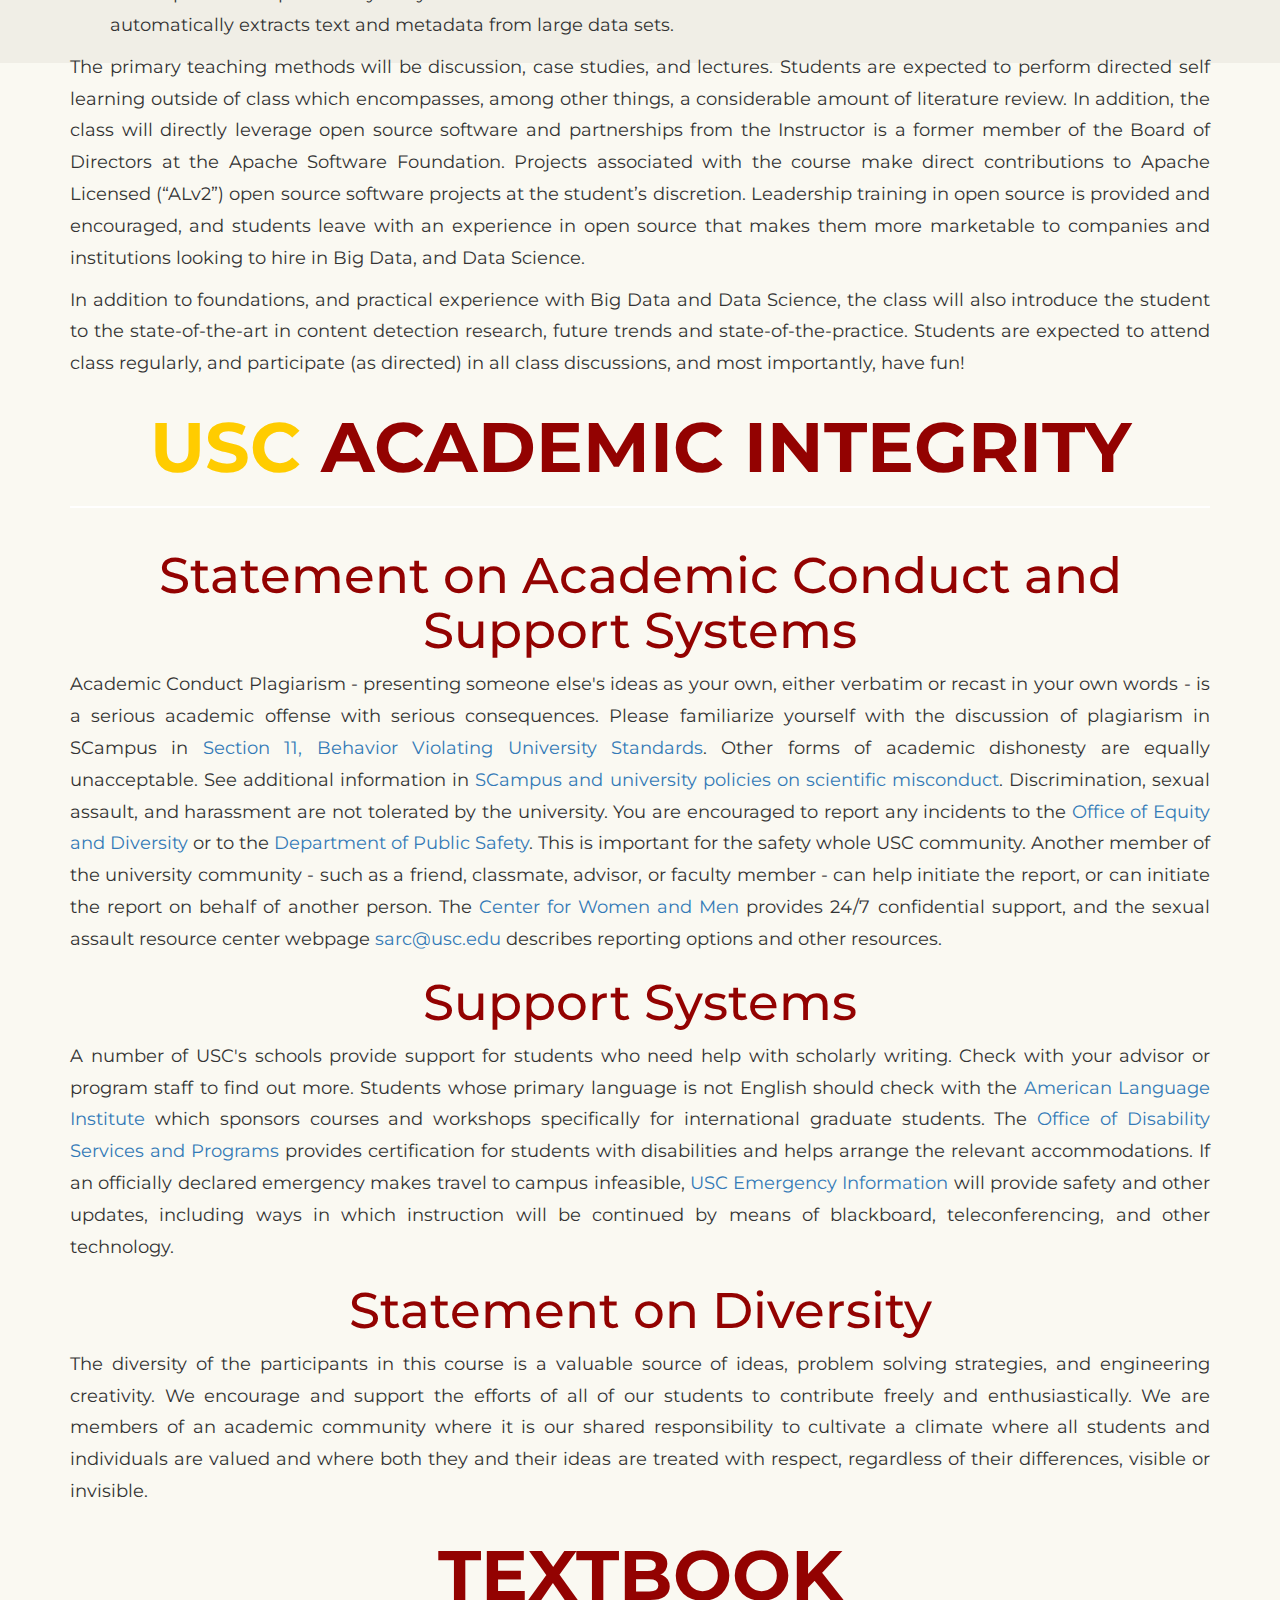
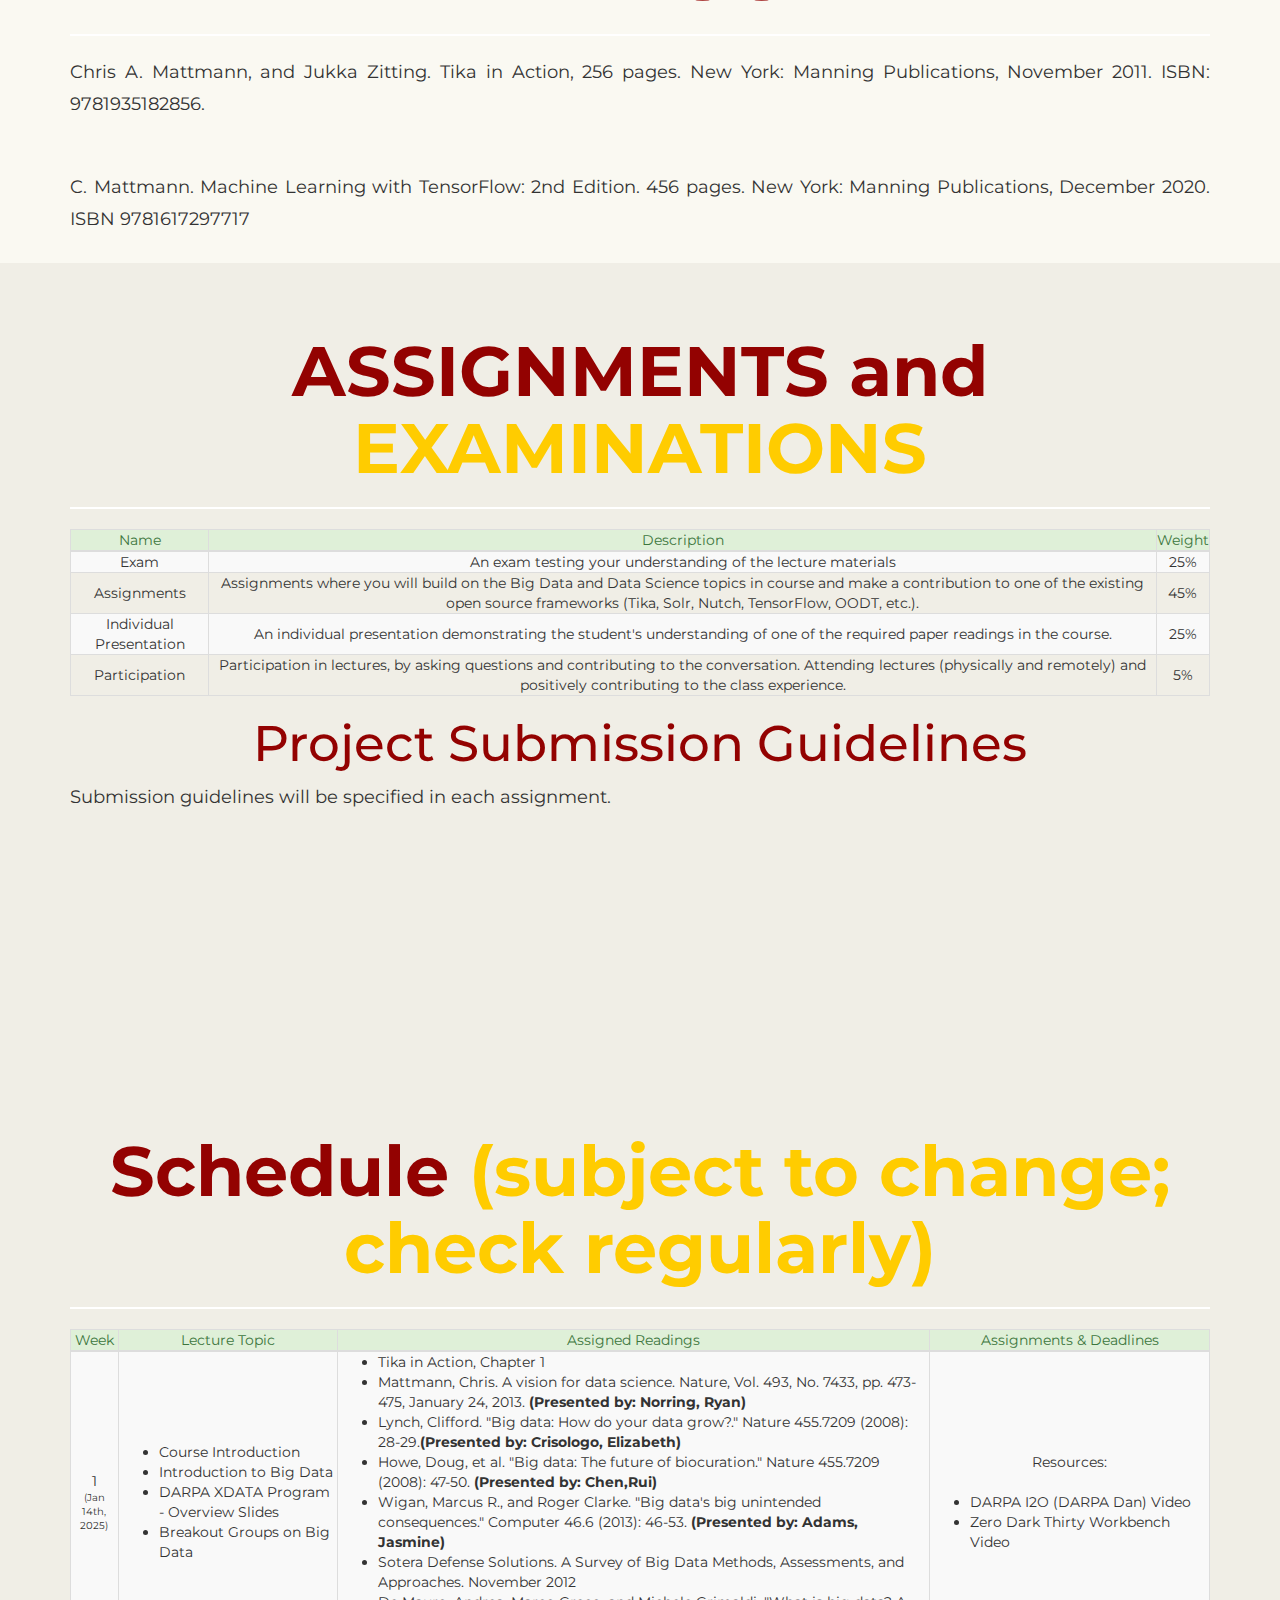
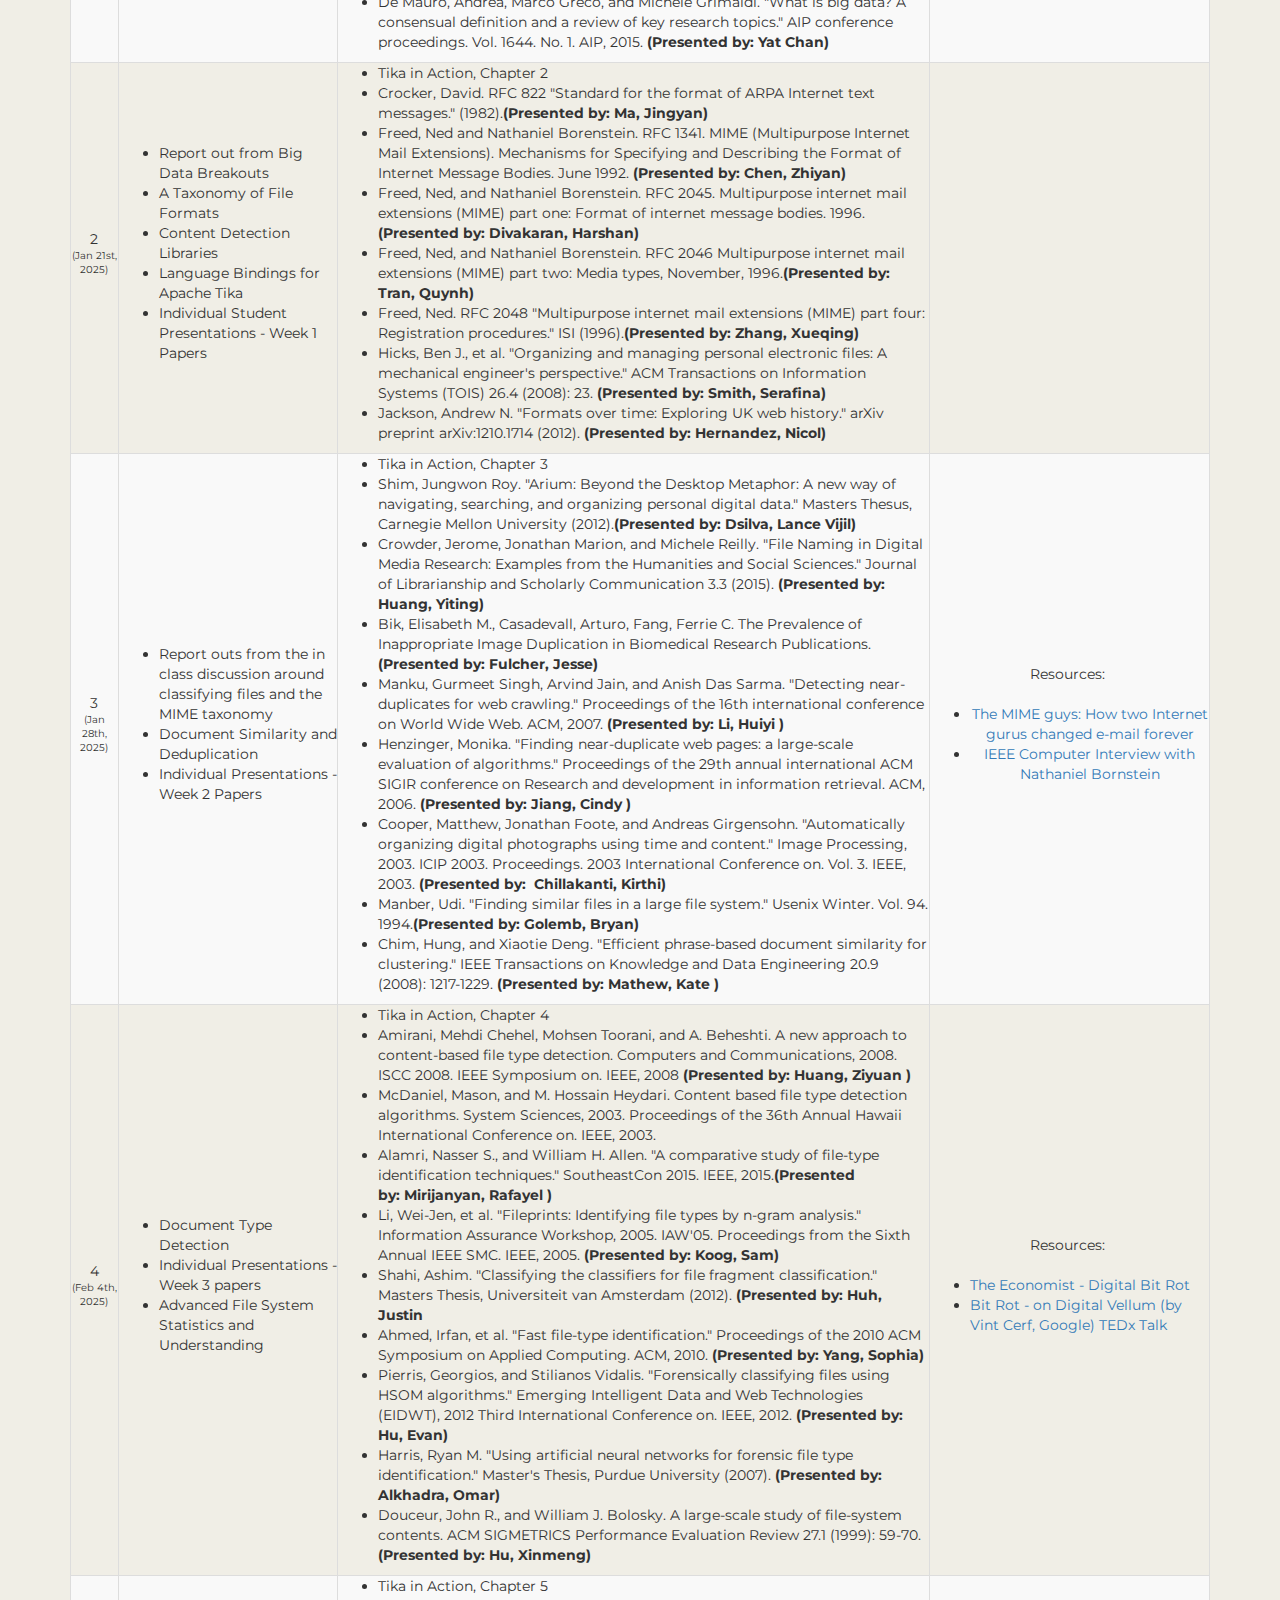
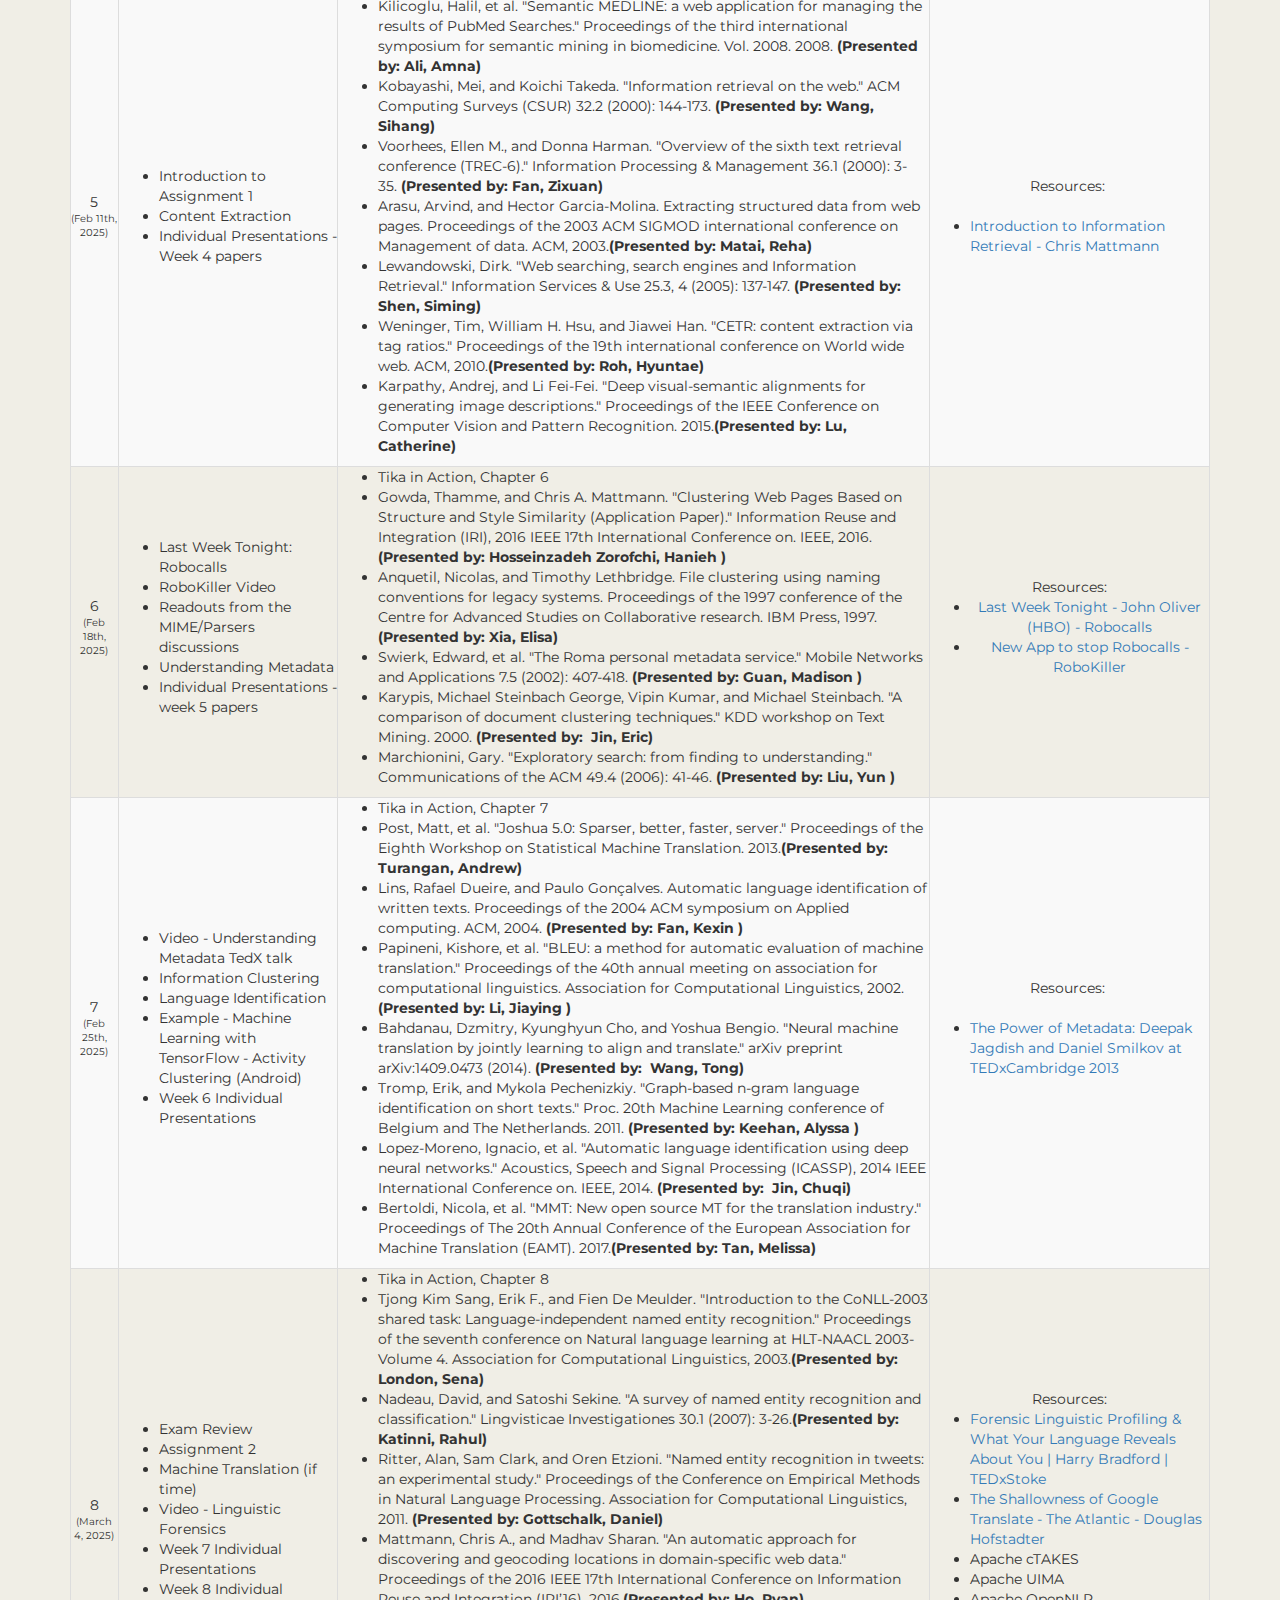
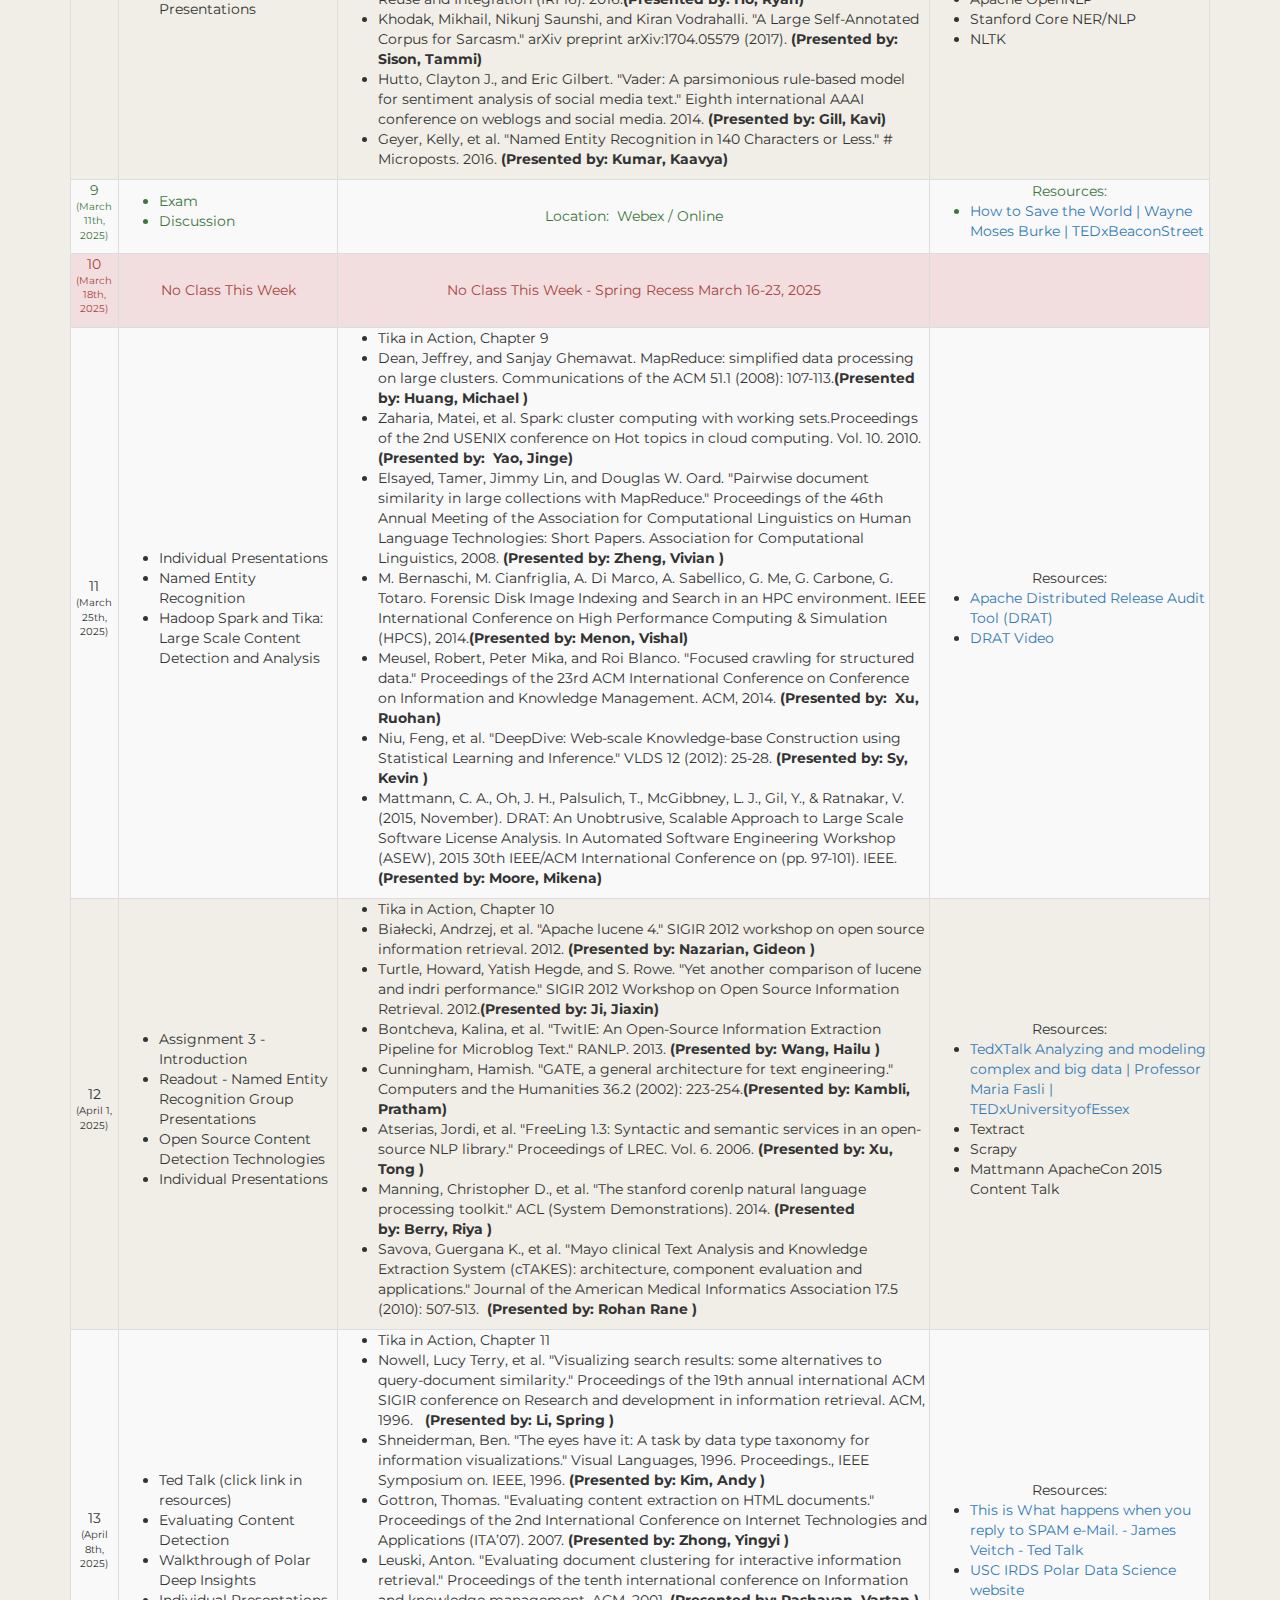
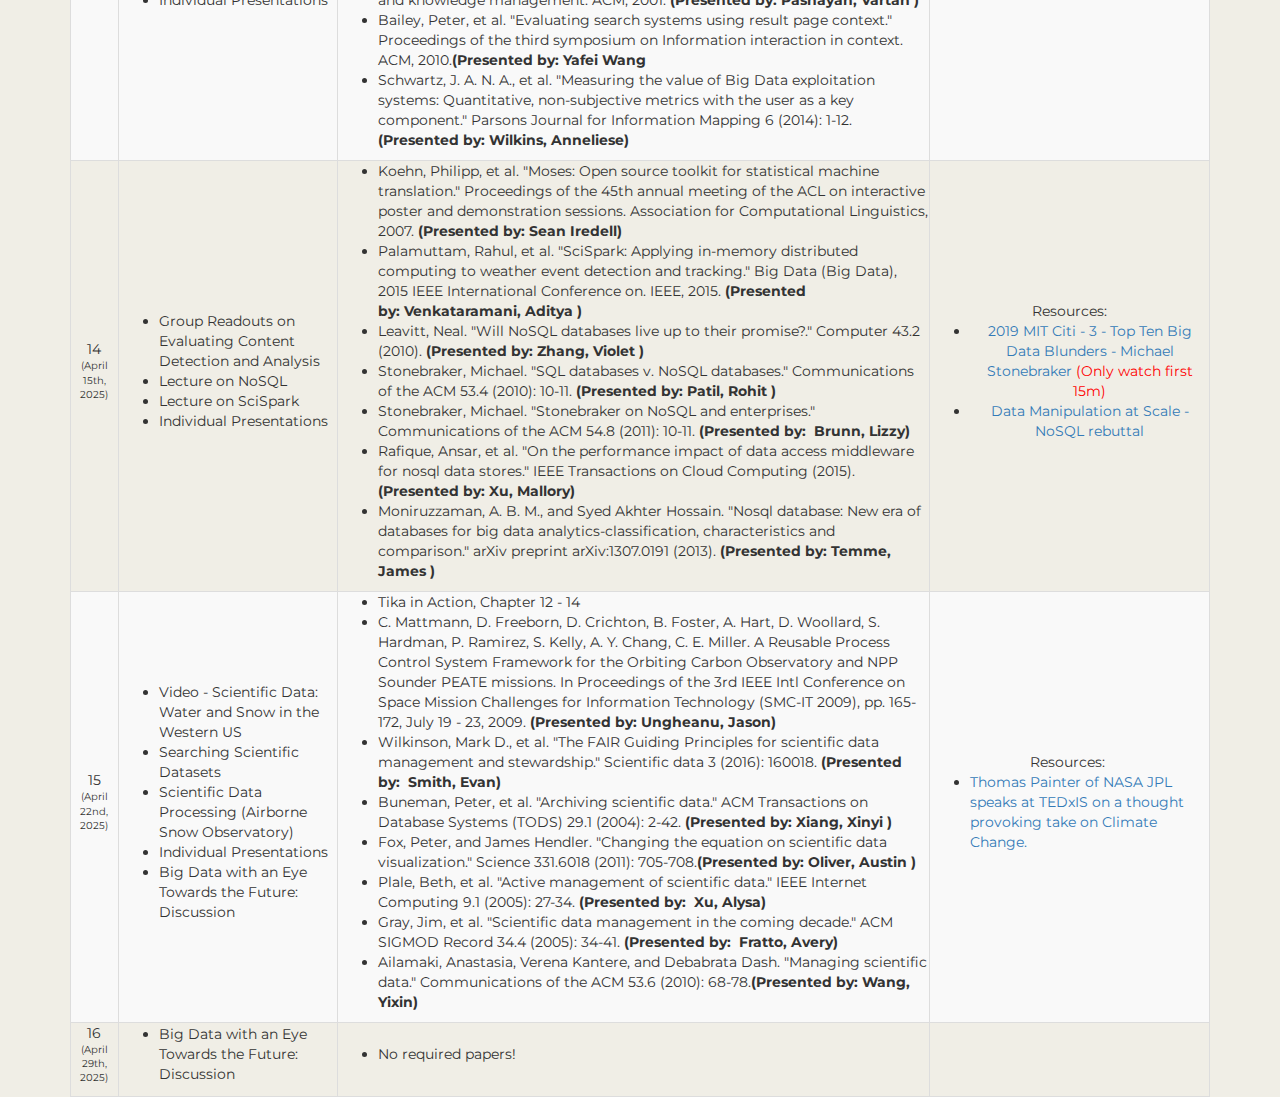
<file: classes/dsci550_2025b/index.html>
<!DOCTYPE html>
<html lang="en">

<head>
    <meta charset="utf-8">
    <meta http-equiv="X-UA-Compatible" content="IE=edge">
    <meta name="viewport" content="width=device-width, initial-scale=1">
    <meta name="description" content="The IRDS mission is to research and develop new methodology and open source software to analyze, ingest, process, and manage Big Data and to turn it into information. We contribute to the world’s largest and most often downloaded open source software projects, we apply tried and true techniques including content detection and analysis, crawling, deduplication, similarity, named entity recognition, construction of inverted indices, query analysis, search, relevancy and ranking, interactive query analysis, and management of large data sets. We have expertise in data collection, working with NASA, DARPA, DHS, NIH across a number of domains, Earth Science, Planetary Science, Astronomy, defense, and private industry.">
    <meta name="keywords" content="IRDS, Data Science, Information Retrieval, Information Retrieval and Data Science, USC, Research, University of Southern California">
    <meta name="robots" content="index, follow">
    <script>
      (function(i,s,o,g,r,a,m){i['GoogleAnalyticsObject']=r;i[r]=i[r]||function(){
      (i[r].q=i[r].q||[]).push(arguments)},i[r].l=1*new Date();a=s.createElement(o),
      m=s.getElementsByTagName(o)[0];a.async=1;a.src=g;m.parentNode.insertBefore(a,m)
      })(window,document,'script','https://www.google-analytics.com/analytics.js','ga');

      ga('create', 'UA-77850818-1', 'auto');
      ga('send', 'pageview');

    </script>
    <title>USC IRDS - DSCI 550: Data Science at Scale - Spring 2025</title>

    <!-- Bootstrap Core CSS -->
    <link href="../../css/bootstrap.min.css" rel="stylesheet">

    <!-- Custom CSS -->
    <link href="../../css/scrolling-nav.css" rel="stylesheet">

    <!-- App CSS -->
    <link href="../../css/app.css" rel="stylesheet">

    <!-- Custom Fonts -->
    <link href="https://fonts.googleapis.com/css?family=Montserrat:400,700" rel="stylesheet" type="text/css">
    <link href="https://fonts.googleapis.com/css?family=Kaushan+Script" rel="stylesheet" type="text/css">
    <link href="https://fonts.googleapis.com/css?family=Droid+Serif:400,700,400italic,700italic" rel="stylesheet" type="text/css">
    <link href="https://fonts.googleapis.com/css?family=Roboto+Slab:400,100,300,700" rel="stylesheet" type="text/css">

    <!-- HTML5 Shim and Respond.js IE8 support of HTML5 elements and media queries -->
    <!-- WARNING: Respond.js doesn't work if you view the page via file:// -->
    <!--[if lt IE 9]>
        <script src="https://oss.maxcdn.com/libs/html5shiv/3.7.0/html5shiv.js"></script>
        <script src="https://oss.maxcdn.com/libs/respond.js/1.4.2/respond.min.js"></script>
    <![endif]-->

    <style type="text/css">
        .student {
            margin: 15px;
        }
    </style>

</head>

<!-- The #page-top ID is part of the scrolling feature - the data-spy and data-target are part of the built-in Bootstrap scrollspy function -->

<body id="page-top" data-spy="scroll" data-target=".navbar-fixed-top">


    <!-- Navigation -->
    <nav class="navbar navbar-custom navbar-fixed-top" role="navigation">
        <div class="container">
            <div class="navbar-header page-scroll">
                <button type="button" class="navbar-toggle" data-toggle="collapse" data-target=".navbar-ex1-collapse">
                    <span class="sr-only">Toggle navigation</span>
                    <span class="icon-bar"></span>
                    <span class="icon-bar"></span>
                    <span class="icon-bar"></span>
                </button>
                <a class="navbar-brand page-scroll" href="http://irds.usc.edu/"><b>I.R.D.S.</b></a>
            </div>

            <!-- Collect the nav links, forms, and other content for toggling -->
            <div class="collapse navbar-collapse navbar-ex1-collapse">
                  <ul class="nav navbar-nav">
                      <!-- Hidden li included to remove active class from about link when scrolled up past about section -->
                      <li class="hidden">
                          <a class="page-scroll" href="#page-top"></a>
                      </li>
                      <li>
                          <a class="page-scroll" href="#intro">INTRO</a>
                      </li>
                      <li>
                          <a class="page-scroll" href="#description">DESCRIPTION</a>
                      </li>
                      <li>
                          <a class="page-scroll" href="#integrity">INTEGRITY</a>
                      </li>
                      <li>
                          <a class="page-scroll" href="#textbook">TEXTBOOK</a>
                      </li>
                      <li>
                          <a class="page-scroll" href="#assignments">ASSIGNMENTS</a>
                      </li>
                      <li>
                          <a class="page-scroll" href="#schedule">SCHEDULE</a>
                      </li>

                  </ul>
                  <a href="http://usc.edu" class="usc-logo pull-right"><img src="../../images/usc-shield-name-white.svg" width="176px" height="38px"></a>
            </div>
            <!-- /.navbar-collapse -->
        </div>
        <!-- /.container -->
    </nav>

    <!-- Intro Section -->
    <section id="intro" class="intro-section">
     <h2 class="section-heading">DSCI 550: <font class="usc-color">Data Science at Scale</font></h2>

     <div class="row">
       <div class="col-md-16">
         <h2>Class Info</h2>
         Spring Semester, 2025<br/>
         <label>Location</label>
         : <a href-"https://maps.usc.edu/?id=1928#!ct/53722,53723,55414,55415,55418?s/ohe">OHE 132</a> <br/>
         <label>Time</label>
         : T 4:00-7:20pm<br/>
         <label>Class number</label>
         : 32413R<br/>
		 <label>Class number</label>
	     : DEN 32426D     </div>
     </div>
     <div class="row"> 
      <div class="col-md-4">
            <h2>Instructor</h2>
                            <!--<span class="glyphicon glyphicon-user" aria-hidden="true"></span>-->
                            <img src="../../images/headshots/chris-lensa-ai-jan2023.png" style=height:200px; alt=""><br>
                            <label>Dr. Chris Mattmann</label><br>
                            <a href="http://irds.usc.edu/faculty/mattmann/">http://irds.usc.edu/faculty/mattmann</a><br/>
                            <label>E-Mail: </label>&nbsp;<a href="mailto:mattmann@usc.edu">mattmann@usc.edu</a><br/>
                            <label>Office Hours:</label>
       &nbsp;3:00pm-4:00pm <b><a href="https://maps.usc.edu/?id=1928#!ct/53722,53723,55414,55415,55418?s/gcs">GCS</a> LL2, ROOM:SB8</b>&nbsp;(right before class) 
	  </div>  
       <div class="col-md-4">
        <h2>Teaching Assistant</h2>        
          <div class="student">
            <a href="#" target="blank">
              <img alt="TBD" src="../../images/headshots/sumeet-batra.jpg"><br>
                <label>Sumeet Batra</label></a><br><strong>E-Mail:</strong>&nbsp;<a href="mailto:ssbatra@usc.edu">ssbatra@usc.edu</a><br>
          </div>
         
       </div>
  



    </section>

    <!-- Overview Section -->
    <section id="description" class="about-section">
        <div class="container">
            <div class="row">
                <div class="col-lg-12">
                    <h2 class="section-heading">DSCI 550 <font class="usc-color">Overview</font></h2>
                    <hr>
		    <p class="text-justify section-content">This course is designed as an overview course to give students a broad understanding of Informatics topics for Big Data and to get practical experience with key Big Data informatics techniques. Topics include roadmap of informatics, the data lifecycle, the role of the data scientist, and analyzing and exploring Big Data with real world use cases in data analytics, and big data. Understanding Big Data involves understanding of digital file formats, their detection and data extraction from them. Emphasis areas include Document Type Detection; Parsing and extraction; Metadata understanding and analysis; Language Identification and detection from files and finally file formats and representation. The class also has a specific focus on Content Detection and Analysis from large data sets.  Datasets used in the course are publicly collected by the instructor or his collaborators involved in national Big Data initiatives including DARPA, NASA and other projects. The course is designed to be accessible to students with experience programming in Python and Java at an intermediate level. The course will introduce the students to topical software frameworks that deal with Big Data including Tika, Solr, ElasticSearch™, TensorFlow, Nutch and Apache Hadoop™. The course will be a combination of lecture, in-class discussion, readings, group-based assignments and a final exam.</p>
                </div>
            </div>
            <div class="row">
            	<div class="col-lg-12">
            	<p class="text-justify section-content">The objective of this course is to train students to be able to understand Big Data and Large Data Environments, e.g., file formats, their representation, and how to automatically extract information from large datasets of files. Specifically, students successfully completing this course will achieve three main objectives:
			    </p>
			 
			    <ol class="text-left section-content">
			      <li>Develop sufficient proficiency in Big Data frameworks to write software capable of automatically extracting information from data including its text and metadata and language.</li>
			      <li>Develop sufficient proficiency in techniques with Large Data sets collected from the Web and other places (Intranet, Science Data Sets, Public Data Sets).</li>
			      <li>Develop sufficient proficiency in Python and Java to write and execute software that is “File Aware” and that automatically extracts text and metadata from large data sets.</li>
			    </ol>
				</div>
			</div>
			
			<div class="row">
			   <div class="col-lg-12">
				<p class="text-justify section-content">The primary teaching methods will be discussion, case studies, and lectures.  Students are expected to perform directed self learning outside of class which encompasses, among other things, a considerable amount of literature review.  In addition, the class will directly leverage open source software and partnerships from the Instructor is a former member of the Board of Directors at the Apache Software Foundation. Projects associated with the course make direct contributions to Apache Licensed (“ALv2”) open source software projects at the student’s discretion. Leadership training in open source is provided and encouraged, and students leave with an experience in open source that makes them more marketable to companies and institutions looking to hire in Big Data, and Data Science.
				</p>

			    <p class="text-justify section-content">
				In addition to foundations, and practical experience with Big Data and Data Science, the class will also introduce the student to the state-of-the-art in content detection research, future trends and state-of-the-practice. Students are expected to attend class regularly, and participate (as directed) in all class discussions, and most importantly, have fun!
			    </p>
         
            	</div>
            	
            </div>
       
        </div>
    </section>

    <!-- Academic Integrity Section -->
    <section id="integrity" class="faculty-section">
        <div class="container">
            <div class="row">
                <div class="col-lg-12">
                    <h2 class="section-heading"><font class="usc-color">USC</font> ACADEMIC INTEGRITY</h2>
                    <hr>
                    <div class="row">
                        <div class="col-md-12">
                            <h3 class="section-heading">Statement on Academic Conduct and Support Systems</h3>
                            <p class="text-justify section-content">
                              Academic Conduct Plagiarism - presenting someone else's ideas as your own, either verbatim or recast in your own words - is a serious academic offense with serious consequences. Please familiarize yourself with the discussion of plagiarism in SCampus in <a href="https://scampus.usc.edu/1100-behavior-violating-university-standards-and-appropriate-sanctions/ ">Section 11, Behavior Violating University Standards</a>. Other forms of academic dishonesty are equally unacceptable. See additional information in <a href="http://policy.usc.edu/scientific-misconduct/">SCampus and university policies on scientific misconduct</a>. Discrimination, sexual assault, and harassment are not tolerated by the university. You are encouraged to report any incidents to the <a href="http://equity.usc.edu/">Office of Equity and Diversity</a> or to the <a href="http://capsnet.usc.edu/department/department-public-safety/online-forms/contact-us">Department of Public Safety</a>. This is important for the safety whole USC community. Another member of the university community - such as a friend, classmate, advisor, or faculty member - can help initiate the report, or can initiate the report on behalf of another person. The <a href="http://www.usc.edu/student-affairs/cwm/">Center for Women and Men</a> provides 24/7 confidential support, and the sexual assault resource center webpage <a href="mailto:sarc@usc.edu">sarc@usc.edu</a> describes reporting options and other resources.
							</p>
							
							<h3 class="section-heading">Support Systems</h3>
							<p class="text-justify section-content">
								A number of USC's schools provide support for students who need help with scholarly writing. Check with your advisor or program staff to find out more. Students whose primary language is not English should check with the <a href="http://dornsife.usc.edu/ali">American Language Institute</a> which sponsors courses and workshops specifically for international graduate students. The <a href="http://sait.usc.edu/academicsupport/centerprograms/dsp/home_index.html">Office of Disability Services and Programs</a> provides certification for students with disabilities and helps arrange the relevant accommodations. If an officially declared emergency makes travel to campus infeasible, <a href="http://emergency.usc.edu/">USC Emergency Information</a> will provide safety and other updates, including ways in which instruction will be continued by means of blackboard, teleconferencing, and other technology.
							</p>
							
							<h3 class="section-heading">Statement on Diversity</h3>
                            <p class="text-justify section-content">The diversity of the participants in this course is a valuable source of ideas, problem solving strategies, and engineering creativity. We encourage and support the efforts of all of our students to contribute freely and enthusiastically. We are members of an academic community where it is our shared responsibility to cultivate a climate where all students and individuals are valued and where both they and their ideas are treated with respect, regardless of their differences, visible or invisible.
                            </p>
                        </div>
                    </div>
                </div>
            </div>
        </div>
    </section>
    
 
  <!-- Textbook section -->

  <section id="textbook" class="faculty-section">
    <div class="container">
      <div class="row">
        <div class="col-lg-12">
          <h2 class="section-heading">TEXTBOOK</h2>
          <hr>
          
          <p class="text-justify section-content"> Chris A. Mattmann, and Jukka Zitting. Tika in Action, 256 pages. New York: Manning Publications, November 2011. ISBN: 9781935182856. </p>
          <p class="text-justify section-content">&nbsp;</p>
          <p class="text-justify section-content">C. Mattmann. Machine Learning with TensorFlow: 2nd Edition. 456 pages. New York: Manning Publications, December 2020. ISBN 9781617297717&nbsp;</p>
        </div>
      </div>
    </div>
  </section>

  <!-- Assignments Section -->
  <section id="assignments" class="about-section fix-height">
    <div class="container">
      <div class="row">
        <div class="col-lg-12">
			<h2 class="section-heading">ASSIGNMENTS and <font class="usc-color">EXAMINATIONS</font></h2>
          <hr>
            <table class="table-bordered table-striped table-dark">
            	<thead class="alert-success">
            		<td>Name</td>
            		<td>Description</td>
            		<td>Weight</td>
            	</thead>
                <tr>
                	<td>Exam</td>
                	<td>An exam testing your understanding of the lecture materials</td>
                	<td>25%</td>
                </tr>                
                <tr>
                	<td>Assignments</td>
                	<td>Assignments where you will build on the Big Data and Data Science topics in course and make a contribution to one of the existing open source frameworks (Tika, Solr, Nutch, TensorFlow, OODT, etc.).</td>
                	<td>45%</td>
                </tr>   
                <tr>
                	<td>Individual Presentation</td>
                	<td>An individual presentation demonstrating the student's understanding of one of the required paper readings in the course.</td>
                	<td>25%</td>
                </tr>
                <tr>
                	<td>Participation</td>
                	<td>Participation in lectures, by asking questions and contributing to the conversation. Attending lectures (physically and remotely) and positively contributing to the class experience.</td>
                	<td>5%</td>
                </tr>
			</table>
			
			<h3 class="section-heading">Project Submission Guidelines</h3>
			<p class="text-justify section-content">
			Submission guidelines will be specified in each assignment.	
			</p>


        </div>
      </div>
	  </div>
  </section>


  <!-- Schedule section -->
  <section id="schedule" class="contact-section">
    <div class="container">
      <div class="row">
        <div class="col-md-12">
          <h2 class="section-heading">Schedule <font class="usc-color">(subject to change; check regularly)</font></h2><hr/>
          <table class="table-bordered table-striped table-dark">
            	<thead class="alert-success">
            		<td>Week</td>
            		<td>Lecture Topic</td>
            		<td>Assigned Readings</td>
            		<td>Assignments &amp; Deadlines</td>
            	</thead>
            	
            	<tr>
            		<td>1<br/><p class="text-emphasis-style" style="font-size:10px;">(Jan 14th, 2025)</p></td>
            		<td><ul class="text-left">
            			<li>Course Introduction</li>
            			<li>Introduction to Big Data</li>
            			<li>DARPA XDATA Program - Overview Slides</li>
            			<li>Breakout Groups on Big Data</li>
            		</ul></td>
					<td><ul class="text-left"><li>Tika in Action, Chapter 1</li>
                        <li>Mattmann, Chris. A vision for data science. Nature, Vol. 493, No. 7433, pp. 473-475, January 24, 2013. <strong>(Presented by: Norring, Ryan)</strong></li>
                        <li>Lynch, Clifford. "Big data: How do your data grow?." Nature 455.7209 (2008): 28-29.<strong>(Presented by: Crisologo, Elizabeth)</strong></li>
                        <li>Howe, Doug, et al. "Big data: The future of biocuration." Nature 455.7209 (2008): 47-50. <strong>(Presented by: Chen,Rui)</strong></li>
                        <li>Wigan, Marcus R., and Roger Clarke. "Big data's big unintended consequences." Computer 46.6 (2013): 46-53. <strong>(Presented by: Adams, Jasmine)</strong></li>
                        <li>Sotera Defense Solutions. A Survey of Big Data Methods, Assessments, and Approaches. November 2012 </li>
                        <li>De Mauro, Andrea, Marco Greco, and Michele Grimaldi. "What is big data? A consensual definition and a review of key research topics." AIP conference proceedings. Vol. 1644. No. 1. AIP, 2015. <strong>(Presented by: Yat Chan)</strong></li>
						</ul>
           	        </td>
           	        <td>Resources:<br/><br>
           	           <ul class="text-left">
           	           	  <li>DARPA I2O (DARPA Dan) Video</li>
           	           	  <li>Zero Dark Thirty Workbench Video</li>
           	           </ul>

           	        </td>
            	</tr>

            	<tr>
            		<td>2<br/><p class="text-emphasis-style" style="font-size:10px;">(Jan 21st, 2025)</p></td>
            		<td><ul class="text-left">
            		    <li>Report out from Big Data Breakouts</li>
            			<li>A Taxonomy of File Formats</li>
						<li>Content Detection Libraries</li>
                        <li>Language Bindings for Apache Tika</li>
                        <li>Individual Student Presentations - Week 1 Papers</li>
            		</ul></td>
					<td><ul class="text-left"><li>Tika in Action, Chapter 2</li>
                        <li>Crocker, David. RFC 822 "Standard for the format of ARPA Internet text messages." (1982).<strong>(Presented by: Ma, Jingyan)</strong></li>
                        <li>Freed, Ned and Nathaniel Borenstein. RFC 1341. MIME  (Multipurpose Internet Mail Extensions).  Mechanisms for Specifying and Describing
                       the Format of Internet Message Bodies. June 1992. <strong>(Presented by: Chen, Zhiyan)</strong></li>
                        <li>Freed, Ned, and Nathaniel Borenstein. RFC 2045. Multipurpose internet mail extensions (MIME) part one: Format of internet message bodies. 1996.<strong>(Presented by: Divakaran, Harshan)</strong></li>
                        <li>Freed, Ned, and Nathaniel Borenstein. RFC 2046 Multipurpose internet mail extensions (MIME) part two: Media types, November, 1996.<strong>(Presented by: Tran, Quynh)</strong></li>
                        <li>Freed, Ned. RFC 2048 "Multipurpose internet mail extensions (MIME) part four: Registration procedures." ISI (1996).<strong>(Presented by: Zhang, Xueqing)</strong></li>
                        <li>Hicks, Ben J., et al. "Organizing and managing personal electronic files: A mechanical engineer's perspective." ACM Transactions on Information Systems (TOIS) 26.4 (2008): 23. <strong>(Presented by: Smith, Serafina)</strong></li>
                        <li>Jackson, Andrew N. "Formats over time: Exploring UK web history." arXiv preprint arXiv:1210.1714 (2012). <strong>(Presented by: Hernandez, Nicol)</strong></li>
                        		</ul></td>
           	        <td>&nbsp;</td>
            	</tr>
            	
             	<tr>
            		<td>3<br/>
           		    <p class="text-emphasis-style" style="font-size:10px;">(Jan 28th, 2025)</p></td>
            		<td><ul class="text-left">
            		    <li>Report outs from the in class discussion around classifying files and the MIME taxonomy</li>
						<li>Document Similarity and Deduplication</li>
           		        <li>Individual Presentations - Week 2 Papers</li>
            		</ul></td>
					<td><ul class="text-left"><li>Tika in Action, Chapter 3</li>
                        <li>Shim, Jungwon Roy. "Arium: Beyond the Desktop Metaphor: A new way of navigating, searching, and organizing personal digital data." Masters Thesus, Carnegie Mellon University (2012).<strong>(Presented by: Dsilva, Lance Vijil)</strong></li>
                        <li>Crowder, Jerome, Jonathan Marion, and Michele Reilly. "File Naming in Digital Media Research: Examples from the Humanities and Social Sciences." Journal of Librarianship and Scholarly Communication 3.3 (2015). <strong>(Presented by:&nbsp; Huang, Yiting)</strong></li>
			<li>Bik, Elisabeth M., Casadevall, Arturo, Fang, Ferrie C. The Prevalence of Inappropriate Image Duplication in Biomedical Research Publications.<strong>(Presented by: Fulcher, Jesse)</strong></li>
                        <li>Manku, Gurmeet Singh, Arvind Jain, and Anish Das Sarma. "Detecting near-duplicates for web crawling." Proceedings of the 16th international conference on World Wide Web. ACM, 2007. <strong>(Presented by:&nbsp;Li, Huiyi )</strong></li>
                        <li>Henzinger, Monika. "Finding near-duplicate web pages: a large-scale evaluation of algorithms." Proceedings of the 29th annual international ACM SIGIR conference on Research and development in information retrieval. ACM, 2006. <strong>(Presented by:&nbsp;Jiang, Cindy )</strong> </li>
                        <li>Cooper, Matthew, Jonathan Foote, and Andreas Girgensohn. "Automatically organizing digital photographs using time and content." Image Processing, 2003. ICIP 2003. Proceedings. 2003 International Conference on. Vol. 3. IEEE, 2003. <strong>(Presented by:&nbsp; Chillakanti, Kirthi)</strong></li>
						<li>Manber, Udi. "Finding similar files in a large file system." Usenix Winter. Vol. 94. 1994.<strong>(Presented by: Golemb, Bryan)</strong></li>
						<li>Chim, Hung, and Xiaotie Deng. "Efficient phrase-based document similarity for clustering." IEEE Transactions on Knowledge and Data Engineering 20.9 (2008): 1217-1229. <strong>(Presented by:&nbsp;Mathew, Kate )</strong></li>
						</ul>
           	        </td>
           	        <td>Resources:&nbsp;<br/><br/><ul classs="text-left">
           	        	<li><a href="https://www.networkworld.com/article/2199390/uc-voip/the-mime-guys--how-two-internet-gurus-changed-e-mail-forever.html">The MIME guys: How two Internet gurus changed e-mail forever</a></li>
            		    <li><a href="https://www.youtube.com/watch?v=LOUqh5xw99w">IEEE Computer Interview with Nathaniel Bornstein</a></li>
           	        </ul></td>
            	</tr>
            	
             	<tr>
            		<td>4<br/>
           		    <p class="text-emphasis-style" style="font-size:10px;">(Feb 4th, 2025)</p></td>
            		<td><ul class="text-left">
					  <li>Document Type Detection</li>
				      <li>Individual Presentations - Week 3 papers</li>
					  <li>Advanced File System Statistics and Understanding</li>
            		</ul></td>
					<td><ul class="text-left"><li>Tika in Action, Chapter 4</li>
					  <li>Amirani, Mehdi Chehel, Mohsen Toorani, and A. Beheshti. A new approach to content-based file type detection. Computers and Communications, 2008. ISCC 2008. IEEE Symposium on. IEEE, 2008 <strong>(Presented by:&nbsp;Huang, Ziyuan )</strong> </li>
					  <li>McDaniel, Mason, and M. Hossain Heydari. Content based file type detection algorithms. System Sciences, 2003. Proceedings of the 36th Annual Hawaii International Conference on. IEEE, 2003.<strong></strong></li>
					  <li>Alamri, Nasser S., and William H. Allen. "A comparative study of file-type identification techniques." SoutheastCon 2015. IEEE, 2015.<strong>(Presented by:&nbsp;Mirijanyan, Rafayel )</strong></li>
					  <li>Li, Wei-Jen, et al. "Fileprints: Identifying file types by n-gram analysis." Information Assurance Workshop, 2005. IAW'05. Proceedings from the Sixth Annual IEEE SMC. IEEE, 2005. <strong>(Presented by: Koog, Sam)</strong></li>
					  <li>Shahi, Ashim. "Classifying the classifiers for file fragment classification." Masters Thesis, Universiteit van Amsterdam (2012). <strong>(Presented by: Huh, Justin</strong></li>
						<li>Ahmed, Irfan, et al. "Fast file-type identification." Proceedings of the 2010 ACM Symposium on Applied Computing. ACM, 2010. <strong>(Presented by: Yang, Sophia)</strong></li>
						<li>Pierris, Georgios, and Stilianos Vidalis. "Forensically classifying files using HSOM algorithms." Emerging Intelligent Data and Web Technologies (EIDWT), 2012 Third International Conference on. IEEE, 2012. <strong>(Presented by:&nbsp; Hu, Evan)</strong></li>
						<li>Harris, Ryan M. "Using artificial neural networks for forensic file type identification." Master's Thesis, Purdue University (2007). <strong>(Presented by: Alkhadra, Omar)</strong></li>
						<li>Douceur, John R., and William J. Bolosky. A large-scale study of file-system contents. ACM SIGMETRICS Performance Evaluation Review 27.1 (1999): 59-70.<strong>(Presented by: Hu, Xinmeng)</strong></li>
						</ul>
           	        </td>
           	        <td>Resources:&nbsp;<br/><br/>
           	          <ul class="text-left">
           	          	  <li><a href="http://www.economist.com/node/21553445">The Economist - Digital Bit Rot</a></li>
           	          	  <li><a href="https://www.youtube.com/watch?v=GV0A82TCrf0">Bit Rot - on Digital Vellum (by Vint Cerf, Google) TEDx Talk</a></li>
           	          </ul></td>
            	</tr>
            	
              	<tr>
            		<td>5<br/>
           		    <p class="text-emphasis-style" style="font-size:10px;">(Feb 11th, 2025)</p></td>
            		<td><ul class="text-left">
            		    <li>Introduction to Assignment 1</li>
           		        <li>Content Extraction</li>
                        <li>Individual Presentations - Week 4 papers</li>
            		</ul></td>
					<td><ul class="text-left"><li>Tika in Action, Chapter 5</li>
					  <li>Kilicoglu, Halil, et al. "Semantic MEDLINE: a web application for managing the results of PubMed Searches." Proceedings of the third international symposium for semantic mining in biomedicine. Vol. 2008. 2008. <strong>(Presented by: Ali, Amna)</strong></li>
					  <li>Kobayashi, Mei, and Koichi Takeda. "Information retrieval on the web." ACM Computing Surveys (CSUR) 32.2 (2000): 144-173.<strong>&nbsp;(Presented by: Wang, Sihang)</strong></li>
					  <li>Voorhees, Ellen M., and Donna Harman. "Overview of the sixth text retrieval conference (TREC-6)." Information Processing &amp; Management 36.1 (2000): 3-35.<strong>&nbsp;</strong><strong>(Presented by: Fan, Zixuan)</strong></li>
					  <li>Arasu, Arvind, and Hector Garcia-Molina. Extracting structured data from web pages. Proceedings of the 2003 ACM SIGMOD international conference on Management of data. ACM, 2003.<strong>(Presented by: Matai, Reha)</strong></li>
					  <li>Lewandowski, Dirk. "Web searching, search engines and Information Retrieval." Information Services &amp; Use 25.3, 4 (2005): 137-147. <strong>(Presented by: Shen, Siming)</strong></li>
						<li>Weninger, Tim, William H. Hsu, and Jiawei Han. "CETR: content extraction via tag ratios." Proceedings of the 19th international conference on World wide web. ACM, 2010.<strong>(Presented by: Roh, Hyuntae)</strong> </li>
						<li>Karpathy, Andrej, and Li Fei-Fei. "Deep visual-semantic alignments for generating image descriptions." Proceedings of the IEEE Conference on Computer Vision and Pattern Recognition. 2015.<strong>(Presented by: Lu, Catherine)</strong></li>
					</ul>
           	        </td>
           	        <td>Resources:&nbsp;<br/><br/>
           	          <ul class="text-left">
           	            <li><a href="https://www.youtube.com/watch?v=m9_EPCYrCzo">Introduction to Information Retrieval - Chris Mattmann</a></li>
       	              </ul></td>
            	</tr>
            	
                <tr>
            		<td>6<br/>
           		    <p class="text-emphasis-style" style="font-size:10px;">(Feb 18th, 2025)</p></td>
            		<td><ul class="text-left">
					  <li>Last Week Tonight:&nbsp; Robocalls</li>
           		      <li>RoboKiller Video</li>
					  <li>Readouts from the MIME/Parsers discussions</li>
					  <li>Understanding Metadata</li>							
				      <li>Individual Presentations - week 5 papers</li>					
                    </ul></td>
					<td><ul class="text-left"><li>Tika in Action, Chapter 6</li>
					  <li>Gowda, Thamme, and Chris A. Mattmann. "Clustering Web Pages Based on Structure and Style Similarity (Application Paper)." Information Reuse and Integration (IRI), 2016 IEEE 17th International Conference on. IEEE, 2016. <strong>(Presented by:&nbsp;Hosseinzadeh Zorofchi, Hanieh )</strong></li>
					  <li> Anquetil, Nicolas, and Timothy Lethbridge. File clustering using naming conventions for legacy systems. Proceedings of the 1997 conference of the Centre for Advanced Studies on Collaborative research. IBM Press, 1997. <strong>(Presented by: Xia, Elisa)</strong></li>
					  <li>Swierk, Edward, et al. "The Roma personal metadata service." Mobile Networks and Applications 7.5 (2002): 407-418. <strong>(Presented by:&nbsp;Guan, Madison )</strong></li>
					  <li>Karypis, Michael Steinbach George, Vipin Kumar, and Michael Steinbach. "A comparison of document clustering techniques." KDD workshop on Text Mining. 2000. <strong>(Presented by:&nbsp; Jin, Eric)</strong></li>
					  <li>Marchionini, Gary. "Exploratory search: from finding to understanding." Communications of the ACM 49.4 (2006): 41-46. <strong>(Presented by:&nbsp;Liu, Yun )</strong></li>
						</ul>
           	        </td>
           	        <td>Resources:<br/>
					       <ul>
						     <li><a href="https://www.youtube.com/watch?v=FO0iG_P0P6M">Last Week Tonight - John Oliver (HBO) - Robocalls</a></li>
							 <li><a href="https://www.youtube.com/watch?v=KyrhzMOCb4Q">New App to stop Robocalls - RoboKiller</a></li>
						   </ul>
					</td>
            	</tr>   
            	

           		<tr>
            		<td>7<br/>
           		    <p class="text-emphasis-style" style="font-size:10px;">(Feb 25th, 2025)</p></td>
            		<td><ul class="text-left">
            		    <li>Video - Understanding Metadata TedX talk</li>
            			<li>Information Clustering</li>
            			<li>Language Identification</li>
						<li>Example - Machine Learning with TensorFlow - Activity Clustering (Android)</li>
            			<li>Week 6 Individual Presentations</li>            			
            		</ul></td>
					<td><ul class="text-left"><li>Tika in Action, Chapter 7</li>
					  <li>Post, Matt, et al. "Joshua 5.0: Sparser, better, faster, server." Proceedings of the Eighth Workshop on Statistical Machine Translation. 2013.<strong>(Presented by: Turangan, Andrew)</strong></li>
					  <li>Lins, Rafael Dueire, and Paulo Gonçalves. Automatic language identification of written texts. Proceedings of the 2004 ACM symposium on Applied computing. ACM, 2004. <strong>(Presented by:&nbsp;Fan, Kexin )</strong></li>
					  <li>Papineni, Kishore, et al. "BLEU: a method for automatic evaluation of machine translation." Proceedings of the 40th annual meeting on association for computational linguistics. Association for Computational Linguistics, 2002. <strong>(Presented by:&nbsp;Li, Jiaying )</strong></li>
						<li>Bahdanau, Dzmitry, Kyunghyun Cho, and Yoshua Bengio. "Neural machine translation by jointly learning to align and translate." arXiv preprint arXiv:1409.0473 (2014). <strong>(Presented by:&nbsp; Wang, Tong)</strong></li>
						<li>Tromp, Erik, and Mykola Pechenizkiy. "Graph-based n-gram language identification on short texts." Proc. 20th Machine Learning conference of Belgium and The Netherlands. 2011. <strong>(Presented by:&nbsp;Keehan, Alyssa )</strong></li>
						<li>Lopez-Moreno, Ignacio, et al. "Automatic language identification using deep neural networks." Acoustics, Speech and Signal Processing (ICASSP), 2014 IEEE International Conference on. IEEE, 2014. <strong>(Presented by:&nbsp; Jin, Chuqi)</strong></li>
						<li>Bertoldi, Nicola, et al. "MMT: New open source MT for the translation industry." Proceedings of The 20th Annual Conference of the European Association for Machine Translation (EAMT). 2017.<strong>(Presented by: Tan, Melissa)</strong></li>
						</ul>
           	        </td>
           	        <td>Resources:&nbsp;<br/><br/>
           	          <ul class="text-left">
           	            <li><a href="https://www.youtube.com/watch?v=i2a8pDbCabg">The Power of Metadata: Deepak Jagdish and Daniel Smilkov at TEDxCambridge 2013</a></li>
       	              </ul></td>
            	</tr> 	          	           	           				  			             				  			             	           				  			             				  		
            
            	<tr>
            		<td>8<br/>
           		    <p class="text-emphasis-style" style="font-size:10px;">(March 4, 2025)</p></td>
            		<td><ul class="text-left">
						<li>Exam Review</li>
						<li>Assignment 2</li>
						<li>Machine Translation (if time)</li>
            		    <li>Video - Linguistic Forensics</li>					
            			<li>Week 7 Individual Presentations</li>
						<li>Week 8 Individual Presentations</li>
            		</ul></td>
					<td><ul class="text-left"><li>Tika in Action, Chapter 8</li>
					  <li>Tjong Kim Sang, Erik F., and Fien De Meulder. "Introduction to the CoNLL-2003 shared task: Language-independent named entity recognition." Proceedings of the seventh conference on Natural language learning at HLT-NAACL 2003-Volume 4. Association for Computational Linguistics, 2003.<strong>(Presented by: London, Sena)</strong></li>
					  <li>Nadeau, David, and Satoshi Sekine. "A survey of named entity recognition and classification." Lingvisticae Investigationes 30.1 (2007): 3-26.<strong>(Presented by: Katinni, Rahul)</strong></li>
					  <li>Ritter, Alan, Sam Clark, and Oren Etzioni. "Named entity recognition in tweets: an experimental study." Proceedings of the Conference on Empirical Methods in Natural Language Processing. Association for Computational Linguistics, 2011. <strong> (Presented by: Gottschalk, Daniel) </strong></li>
					  <li>Mattmann, Chris A., and Madhav Sharan. "An automatic approach for discovering and geocoding locations in domain-specific web data." Proceedings of the 2016 IEEE 17th International Conference on Information Reuse and Integration (IRI’16). 2016.<strong>(Presented by: Ho, Ryan)</strong></li>
					  <li>Khodak, Mikhail, Nikunj Saunshi, and Kiran Vodrahalli. "A Large Self-Annotated Corpus for Sarcasm." arXiv preprint arXiv:1704.05579 (2017). <strong>(Presented by: Sison, Tammi)</strong></li>
					  <li>Hutto, Clayton J., and Eric Gilbert. "Vader: A parsimonious rule-based model for sentiment analysis of social media text." Eighth international AAAI conference on weblogs and social media. 2014. <strong>(Presented by: Gill, Kavi)</strong></li>
					     <li>Geyer, Kelly, et al. "Named Entity Recognition in 140 Characters or Less." # Microposts. 2016. <strong>(Presented by: Kumar, Kaavya)</strong></li>
						</ul>
           	        </td>
           	        <td>Resources:<br/>
           	             <ul class="text-left">
							<li><a href="https://www.youtube.com/watch?v=RS5O4n0TqlU">Forensic Linguistic Profiling &amp; What Your Language Reveals About You | Harry Bradford | TEDxStoke</a></li>
							<li><a href="https://www.theatlantic.com/technology/archive/2018/01/the-shallowness-of-google-translate/551570/">The Shallowness of Google Translate - The Atlantic - Douglas Hofstadter</a></li>
							 <li>Apache cTAKES</li>
							 <li>Apache UIMA</li>
							 <li>Apache OpenNLP</li>
							 <li>Stanford Core NER/NLP</li>
							 <li>NLTK</li>
           	             </ul>  
           	        </td>
            	</tr>	 
            	
                <tr class="alert-success">
            		<td>9<br/>
           		    <p class="text-emphasis-style" style="font-size:10px;">(March 11th, 2025)</p></td>
            		<td><ul class="text-left">
            		    <li>Exam&nbsp;</li>
						<li>Discussion</li>				
						</ul></td>
					<td>Location:&nbsp; Webex / Online</td>
           	        <td>Resources:<br/>
           	             <ul class="text-left">
           	               <li><a href="https://www.youtube.com/watch?v=NMWXG1RltwU">How to Save the World | Wayne Moses Burke | TEDxBeaconStreet</a></li>
                      </ul>
       	           </td>
            	</tr>  
                <tr class="alert-danger">
            		<td>10<br/>
           		    <p class="text-emphasis-style" style="font-size:10px;">(March 18th, 2025)</p></td>
            		<td>No Class This Week</td>
					<td>No Class This Week - Spring Recess March 16-23, 2025</td>
           	        <td>&nbsp;</td>
            	</tr>    	
			    <tr>
           		  <td>11<br/>
           		    <p class="text-emphasis-style" style="font-size:10px;">(March 25th, 2025)</p></td>
            		<td><ul class="text-left">
            		    <li>Individual Presentations</li>
            		    <li>Named Entity Recognition</li>
						<li>Hadoop Spark and Tika: Large Scale Content Detection and Analysis</li>
            		</ul></td>
					<td><ul class="text-left"><li>Tika in Action, Chapter 9</li>
					  <li>Dean, Jeffrey, and Sanjay Ghemawat. MapReduce: simplified data processing on large clusters. Communications of the ACM 51.1 (2008): 107-113.<strong>(Presented by: Huang, Michael )</strong></li>
					  <li>Zaharia, Matei, et al. Spark: cluster computing with working sets.Proceedings of the 2nd USENIX conference on Hot topics in cloud computing. Vol. 10. 2010. <strong>(Presented by:&nbsp; Yao, Jinge)</strong></li>
					  <li>Elsayed, Tamer, Jimmy Lin, and Douglas W. Oard. "Pairwise document similarity in large collections with MapReduce." Proceedings of the 46th Annual Meeting of the Association for Computational Linguistics on Human Language Technologies: Short Papers. Association for Computational Linguistics, 2008. <strong>(Presented by:&nbspZheng, Vivian )</strong> </li>
					  <li>M. Bernaschi, M. Cianfriglia, A. Di Marco, A. Sabellico, G. Me, G. Carbone, G. Totaro. Forensic Disk Image Indexing and Search in an HPC environment. IEEE International Conference on High Performance Computing &amp; Simulation (HPCS), 2014.<strong>(Presented by: Menon, Vishal)</strong></li>
					  <li>Meusel, Robert, Peter Mika, and Roi Blanco. "Focused crawling for structured data." Proceedings of the 23rd ACM International Conference on Conference on Information and Knowledge Management. ACM, 2014. <strong> (Presented by:&nbsp; Xu, Ruohan)</strong></li>
						<li>Niu, Feng, et al. "DeepDive: Web-scale Knowledge-base Construction using Statistical Learning and Inference." VLDS 12 (2012): 25-28. <strong>(Presented by:&nbsp;Sy, Kevin )</strong></li>
						<li>Mattmann, C. A., Oh, J. H., Palsulich, T., McGibbney, L. J., Gil, Y., &amp; Ratnakar, V. (2015, November). DRAT: An Unobtrusive, Scalable Approach to Large Scale Software License Analysis. In Automated Software Engineering Workshop (ASEW), 2015 30th IEEE/ACM International Conference on (pp. 97-101). IEEE.<strong>(Presented by: Moore, Mikena)</strong> </li>
						</ul>
           	        </td>
           	        <td>Resources:<br/>
           	             <ul class="text-left">
           	             <li><a href="http://github.com/apache/drat/">Apache Distributed Release Audit Tool (DRAT)</a></li>
           	             <li><a href="https://github.com/apache/drat/wiki/DRAT-Tutorials-Videos">DRAT Video</a></li>
                        </ul>
           	        </td>
            	</tr>       	           	           	           				  			             				  		
		  			             	           				  			             				
                <tr>
            		<td>12<br/>
           		    <p class="text-emphasis-style" style="font-size:10px;">(April 1, 2025)</p></td>
            		<td><ul class="text-left">
						<li>Assignment 3 - Introduction</li>
            		    <li>Readout - Named Entity Recognition Group Presentations</li>
						<li>Open Source Content Detection Technologies</li>
                        <li>Individual Presentations</li>
            		</ul>
                    </td>
					<td><ul class="text-left">
					     <li>Tika in Action, Chapter 10</li>
					     <li>Białecki, Andrzej, et al. "Apache lucene 4." SIGIR 2012 workshop on open source information retrieval. 2012. <strong>(Presented by: Nazarian, Gideon )</strong></li>
					     <li>Turtle, Howard, Yatish Hegde, and S. Rowe. "Yet another comparison of lucene and indri performance." SIGIR 2012 Workshop on Open Source Information Retrieval. 2012.<strong>(Presented by: Ji, Jiaxin)</strong></li>
					     <li>Bontcheva, Kalina, et al. "TwitIE: An Open-Source Information Extraction Pipeline for Microblog Text." RANLP. 2013. <strong>(Presented by:&nbsp;Wang, Hailu )</strong></li>
					     <li>Cunningham, Hamish. "GATE, a general architecture for text engineering." Computers and the Humanities 36.2 (2002): 223-254.<strong>(Presented by: Kambli, Pratham)</strong></li>
					     <li>Atserias, Jordi, et al. "FreeLing 1.3: Syntactic and semantic services in an open-source NLP library." Proceedings of LREC. Vol. 6. 2006. <strong>(Presented by: Xu, Tong )</strong></li>
					     <li>Manning, Christopher D., et al. "The stanford corenlp natural language processing toolkit." ACL (System Demonstrations). 2014. <strong>(Presented by:&nbsp;Berry, Riya )</strong></li>
					     <li>Savova, Guergana K., et al. "Mayo clinical Text Analysis and Knowledge Extraction System (cTAKES): architecture, component evaluation and applications." Journal of the American Medical Informatics Association 17.5 (2010): 507-513.&nbsp; <strong>(Presented by:&nbsp;Rohan Rane )</strong></li>
						</ul>
           	        </td>
					<td>Resources:<br/>
					<ul class="text-left">
				        <li><a href="https://www.youtube.com/watch?v=8DqQCZMawNg">TedXTalk Analyzing and modeling complex and big data | Professor Maria Fasli | TEDxUniversityofEssex</a></li>
					    <li>Textract</li>
						<li>Scrapy</li>
                        <li>Mattmann ApacheCon 2015 Content Talk</li>
				  </ul></td>
            	</tr>        
            	
                <tr>
            		<td>13<br/>
           		    <p class="text-emphasis-style" style="font-size:10px;">(April 8th, 2025)</p></td>
            		<td><ul class="text-left">
						<li>Ted Talk (click link in resources)</li>
						<li>Evaluating Content Detection</li>
						<li>Walkthrough of Polar Deep Insights</li>
						<li>Individual Presentations </li>
            		</ul></td>
					<td><ul class="text-left"><li>Tika in Action, Chapter 11</li>
					  <li>Nowell, Lucy Terry, et al. "Visualizing search results: some alternatives to query-document similarity." Proceedings of the 19th annual international ACM SIGIR conference on Research and development in information retrieval. ACM, 1996. <strong>&nbsp; (Presented by:&nbsp;Li, Spring )</strong></li>
					  <li>Shneiderman, Ben. "The eyes have it: A task by data type taxonomy for information visualizations." Visual Languages, 1996. Proceedings., IEEE Symposium on. IEEE, 1996. <strong>(Presented by:&nbsp;Kim, Andy )</strong></li>
					  <li>Gottron, Thomas. "Evaluating content extraction on HTML documents." Proceedings of the 2nd International Conference on Internet Technologies and Applications (ITA’07). 2007. <strong>(Presented by:&nbsp;Zhong, Yingyi )</strong></li>
					  <li>Leuski, Anton. "Evaluating document clustering for interactive information retrieval." Proceedings of the tenth international conference on Information and knowledge management. ACM, 2001. <strong>(Presented by:&nbsp;Pashayan, Vartan )</strong></li>
					  <li>Bailey, Peter, et al. "Evaluating search systems using result page context." Proceedings of the third symposium on Information interaction in context. ACM, 2010.<strong>(Presented by: Yafei Wang</strong></li>
                        <li>Schwartz, J. A. N. A., et al. "Measuring the value of Big Data exploitation systems: Quantitative, non-subjective metrics with the user as a key component." Parsons Journal for Information Mapping 6 (2014): 1-12.<strong>(Presented by: Wilkins, Anneliese)</strong></li>
					</ul>
           	        </td>
           	        <td>Resources:<br/>
           	          <ul class="text-left"><li><a href="https://www.ted.com/talks/james_veitch_this_is_what_happens_when_you_reply_to_spam_email">This is What happens when you reply to SPAM e-Mail. - James Veitch  - Ted Talk</a></li>
						<li><a href="http://irds.usc.edu/polar.usc.edu/">USC IRDS Polar Data Science website</a></li>
						</ul></td>
            	</tr>    
            	
                <tr>
            		<td>14<br/>
           		    <p class="text-emphasis-style" style="font-size:10px;">(April 15th, 2025)</p></td>
            		<td><ul class="text-left">
						<li>Group Readouts on Evaluating Content Detection and Analysis</li>
						<li>Lecture on NoSQL</li>
						<li>Lecture on SciSpark</li>
						<li>Individual Presentations</li>
            		</ul>
            		</td>
					<td><ul class="text-left">
                        <li>Koehn, Philipp, et al. "Moses: Open source toolkit for statistical machine translation." Proceedings of the 45th annual meeting of the ACL on interactive poster and demonstration sessions. Association for Computational Linguistics, 2007.<strong> (Presented by: Sean Iredell)</strong> </li>
					  <li>Palamuttam, Rahul, et al. "SciSpark: Applying in-memory distributed computing to weather event detection and tracking." Big Data (Big Data), 2015 IEEE International Conference on. IEEE, 2015. <strong>(Presented by:&nbsp;Venkataramani, Aditya )</strong></li>
					  <li>Leavitt, Neal. "Will NoSQL databases live up to their promise?." Computer 43.2 (2010). <strong>(Presented by:&nbsp;Zhang, Violet )</strong></li>
					  <li>Stonebraker, Michael. "SQL databases v. NoSQL databases." Communications of the ACM 53.4 (2010): 10-11. <strong>(Presented by:&nbsp;Patil, Rohit )</strong></li>
					  <li>Stonebraker, Michael. "Stonebraker on NoSQL and enterprises." Communications of the ACM 54.8 (2011): 10-11. <strong>(Presented by:&nbsp; Brunn, Lizzy)</strong></li>
					  <li>Rafique, Ansar, et al. "On the performance impact of data access middleware for nosql data stores." IEEE Transactions on Cloud Computing (2015).<strong>(Presented by: Xu, Mallory)</strong></li>
						<li>Moniruzzaman, A. B. M., and Syed Akhter Hossain. "Nosql database: New era of databases for big data analytics-classification, characteristics and comparison." arXiv preprint arXiv:1307.0191 (2013). <strong>(Presented by:&nbsp;Temme, James )</strong> </li>
						</ul>
           	        </td>
           	        <td>Resources:<br/>

                          <ul>
                            <li><a href="https://www.youtube.com/watch?v=4SK8jdBhGNI">2019 MIT Citi - 3 - Top Ten Big Data Blunders - Michael Stonebraker <font color="red">(Only watch first 15m)</font></a></li>
			    <li><a href="https://www.coursera.org/lecture/data-manipulation/nosql-rebuttal-Oy7yz">Data Manipulation at Scale - NoSQL rebuttal</a></li>
			  </ul>
			</td>
            	</tr> 		  
            <tr>
            		<td>15<br/>
           		    <p class="text-emphasis-style" style="font-size:10px;">(April 22nd, 2025)</p></td>
            		<td><ul class="text-left">
           		        <li>Video - Scientific Data: Water and Snow in the Western US</li>
           		        <li>Searching Scientific Datasets</li>
            		    <li>Scientific Data Processing (Airborne Snow Observatory)</li>
       		          <li>Individual Presentations</li>
           		        <li>Big Data with an Eye Towards the Future: Discussion&nbsp;</li>
                </ul></td>
					<td><ul class="text-left"><li>Tika in Action, Chapter 12 - 14</li>
                        <li>C. Mattmann, D. Freeborn, D. Crichton, B. Foster, A. Hart, D. Woollard, S. Hardman, P. Ramirez, S. Kelly, A. Y. Chang, C. E. Miller. A Reusable Process Control System Framework for the Orbiting Carbon Observatory and NPP Sounder PEATE missions. In Proceedings of the 3rd IEEE Intl Conference on Space Mission Challenges for Information Technology (SMC-IT 2009), pp. 165-172, July 19 - 23, 2009.
						<strong>(Presented by: Ungheanu, Jason)</strong></li>
                        <li>Wilkinson, Mark D., et al. "The FAIR Guiding Principles for scientific data management and stewardship." Scientific data 3 (2016): 160018. <strong>(Presented by:&nbsp; Smith, Evan)</strong></li>
                        <li>Buneman, Peter, et al. "Archiving scientific data." ACM Transactions on Database Systems (TODS) 29.1 (2004): 2-42. <strong>(Presented by: Xiang, Xinyi )</strong> </li>
                        <li>Fox, Peter, and James Hendler. "Changing the equation on scientific data visualization." Science 331.6018 (2011): 705-708.<strong>(Presented by:&nbsp;Oliver, Austin )</strong></li>
                        <li>Plale, Beth, et al. "Active management of scientific data." IEEE Internet Computing 9.1 (2005): 27-34.  <strong>(Presented by:&nbsp; Xu, Alysa)</strong></li>
                        <li>Gray, Jim, et al. "Scientific data management in the coming decade." ACM SIGMOD Record 34.4 (2005): 34-41. <strong>(Presented by:&nbsp; Fratto, Avery)</strong></li>
						<li>Ailamaki, Anastasia, Verena Kantere, and Debabrata Dash. "Managing scientific data." Communications of the ACM 53.6 (2010): 68-78.<strong>(Presented by: Wang, Yixin)</strong></li>
						</ul>
           	        </td>
           	        <td>Resources:&nbsp;<br/>
           	           <ul class="text-left">
           	           	 <li><a href="https://www.youtube.com/watch?v=uOIHjoUEUwE">Thomas Painter of NASA JPL speaks at TEDxIS on a thought provoking take on Climate Change.</a></li>
           	           </ul></td>
            	</tr>    			  
            
                <tr>
            		<td>16<br/>
           		    <p class="text-emphasis-style" style="font-size:10px;">(April 29th, 2025)</p></td>
            		<td><ul class="text-left">
						<li>Big Data with an Eye Towards the Future: Discussion</li>
            		</ul></td>
					<td><ul class="text-left">
					      <li>No required papers!</li>
						</ul>
           	        </td>
           	        <td>&nbsp;</td>
            	</tr>         	       	     	  			       	  			         	     	  			       	  			         	     	  			       	  			  
			</table>
        </div>
      </div>
	</div>
  </section>

    <!-- jQuery -->
    <script src="../../js/jquery.js"></script>

    <!-- Bootstrap Core JavaScript -->
    <script src="../../js/bootstrap.min.js"></script>

    <!-- Scrolling Nav JavaScript -->
    <script src="../../js/jquery.easing.min.js"></script>
    <script src="../../js/scrolling-nav.js"></script>

</body>

</html>
</file>
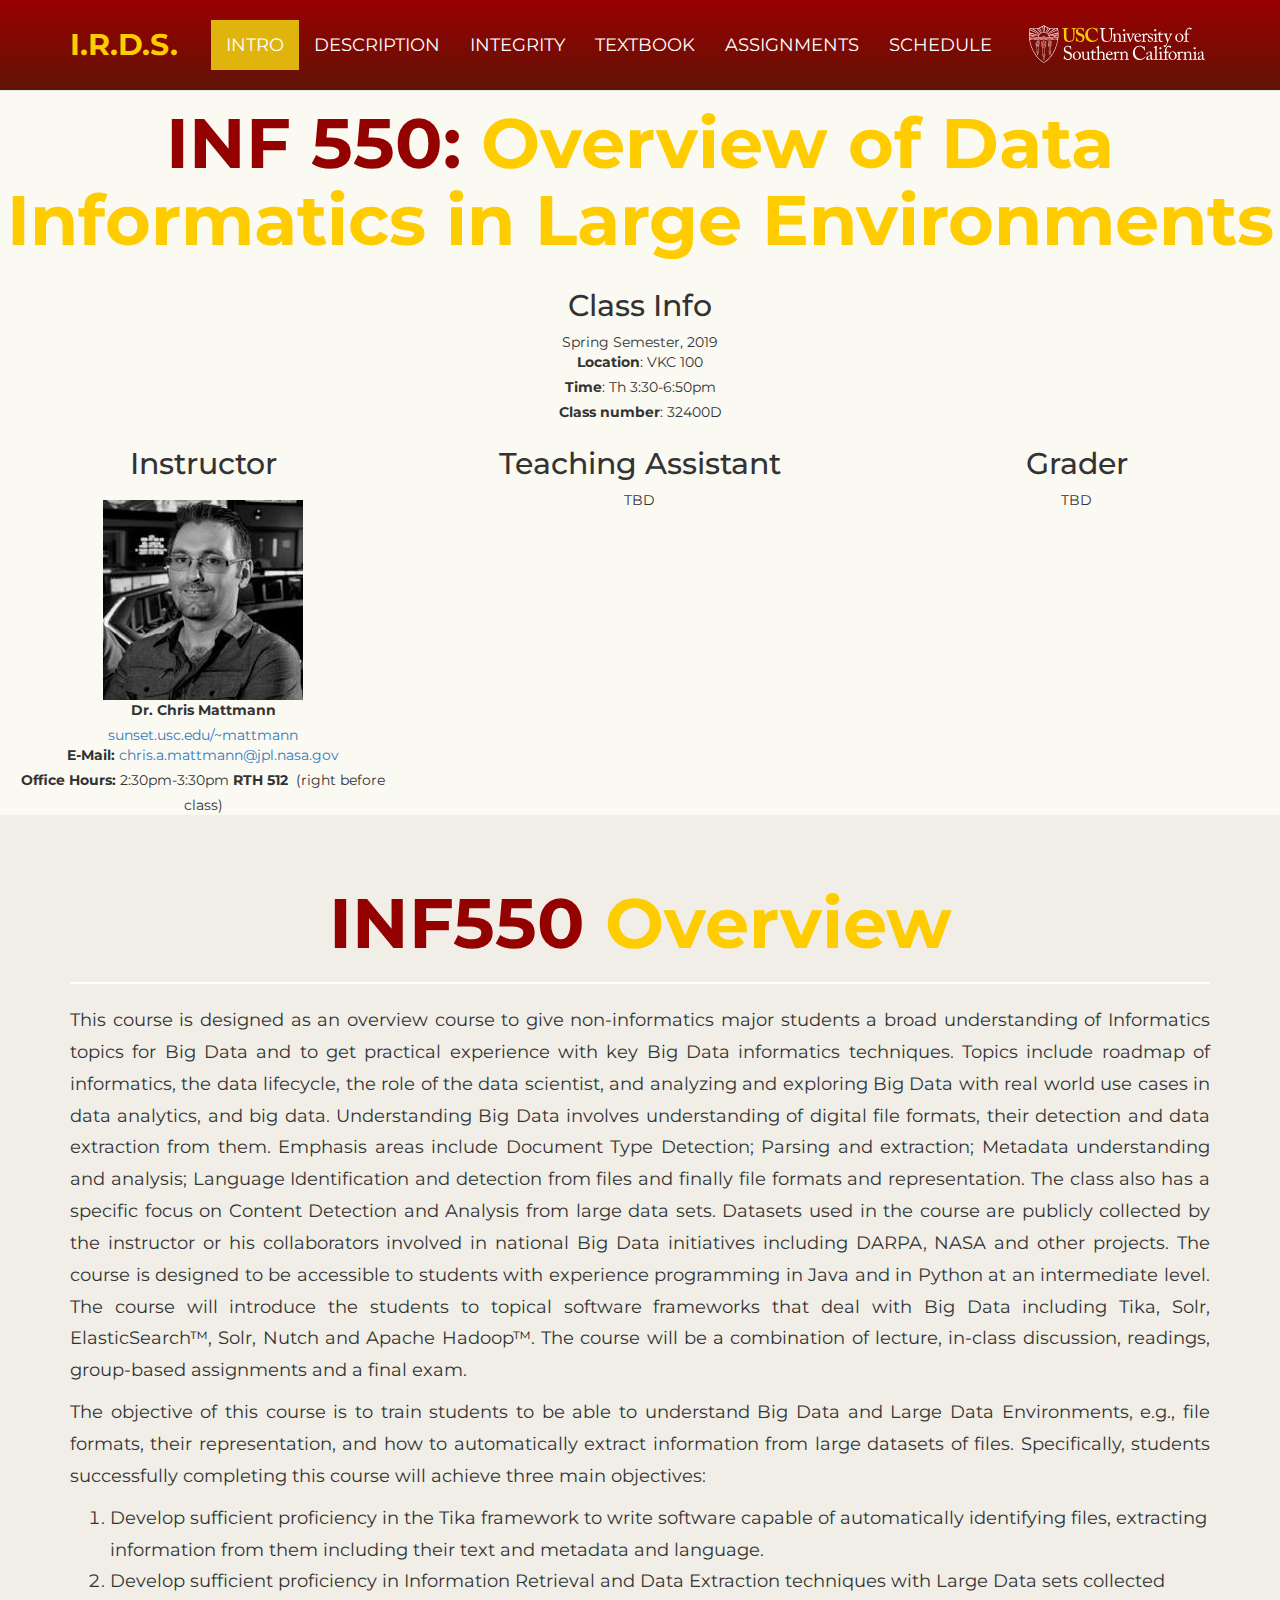
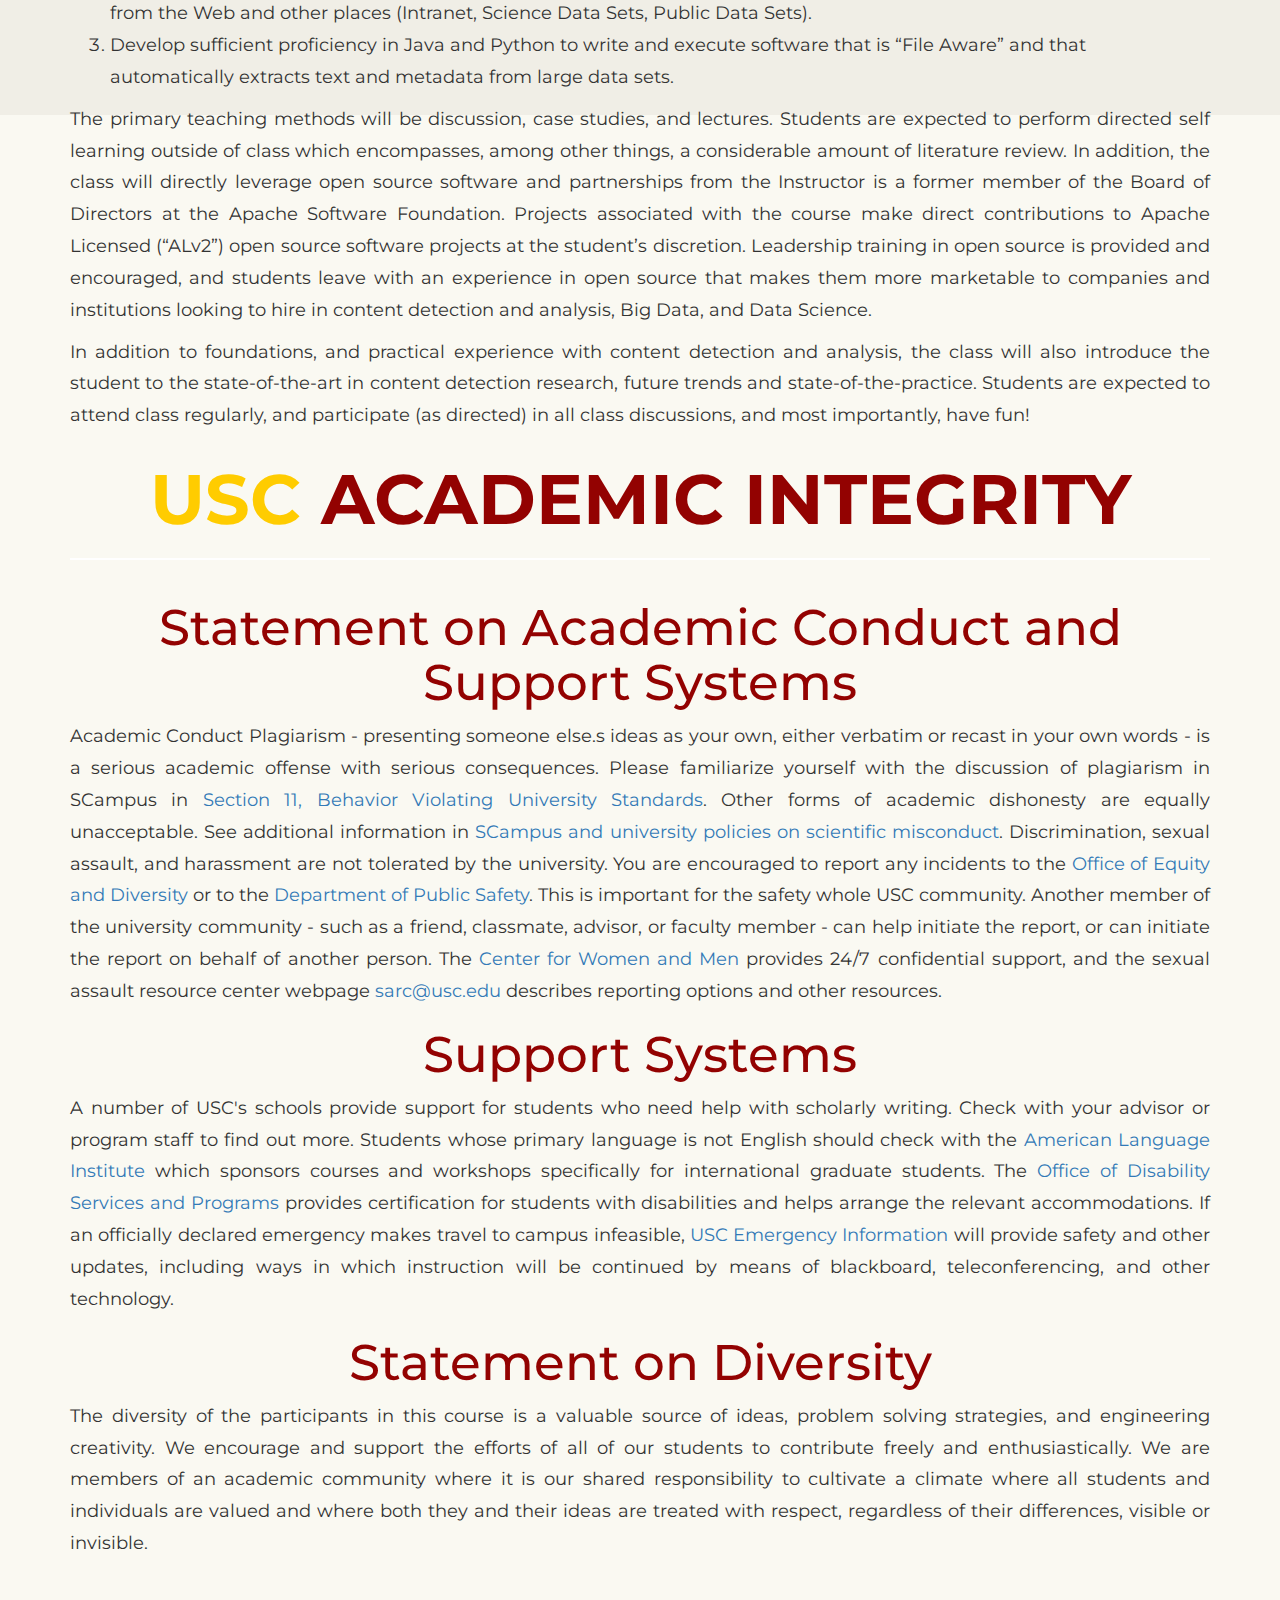
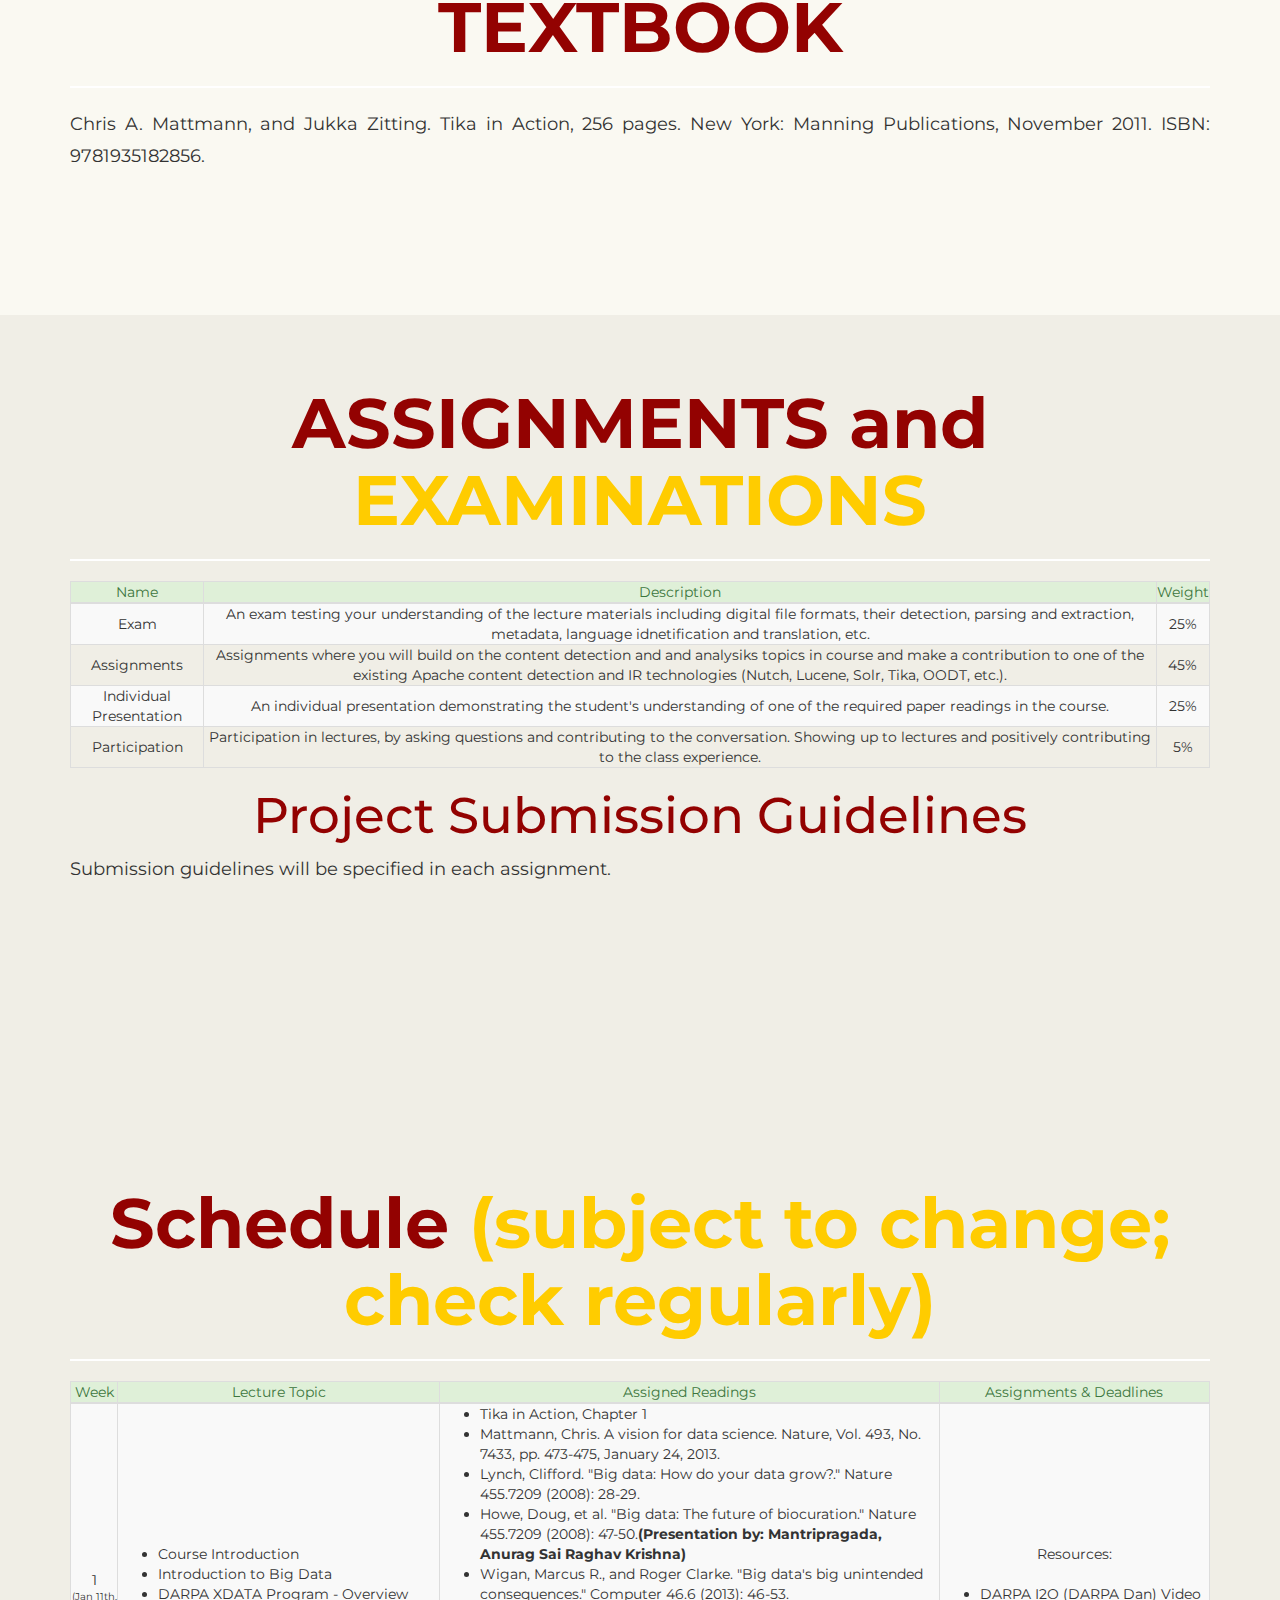
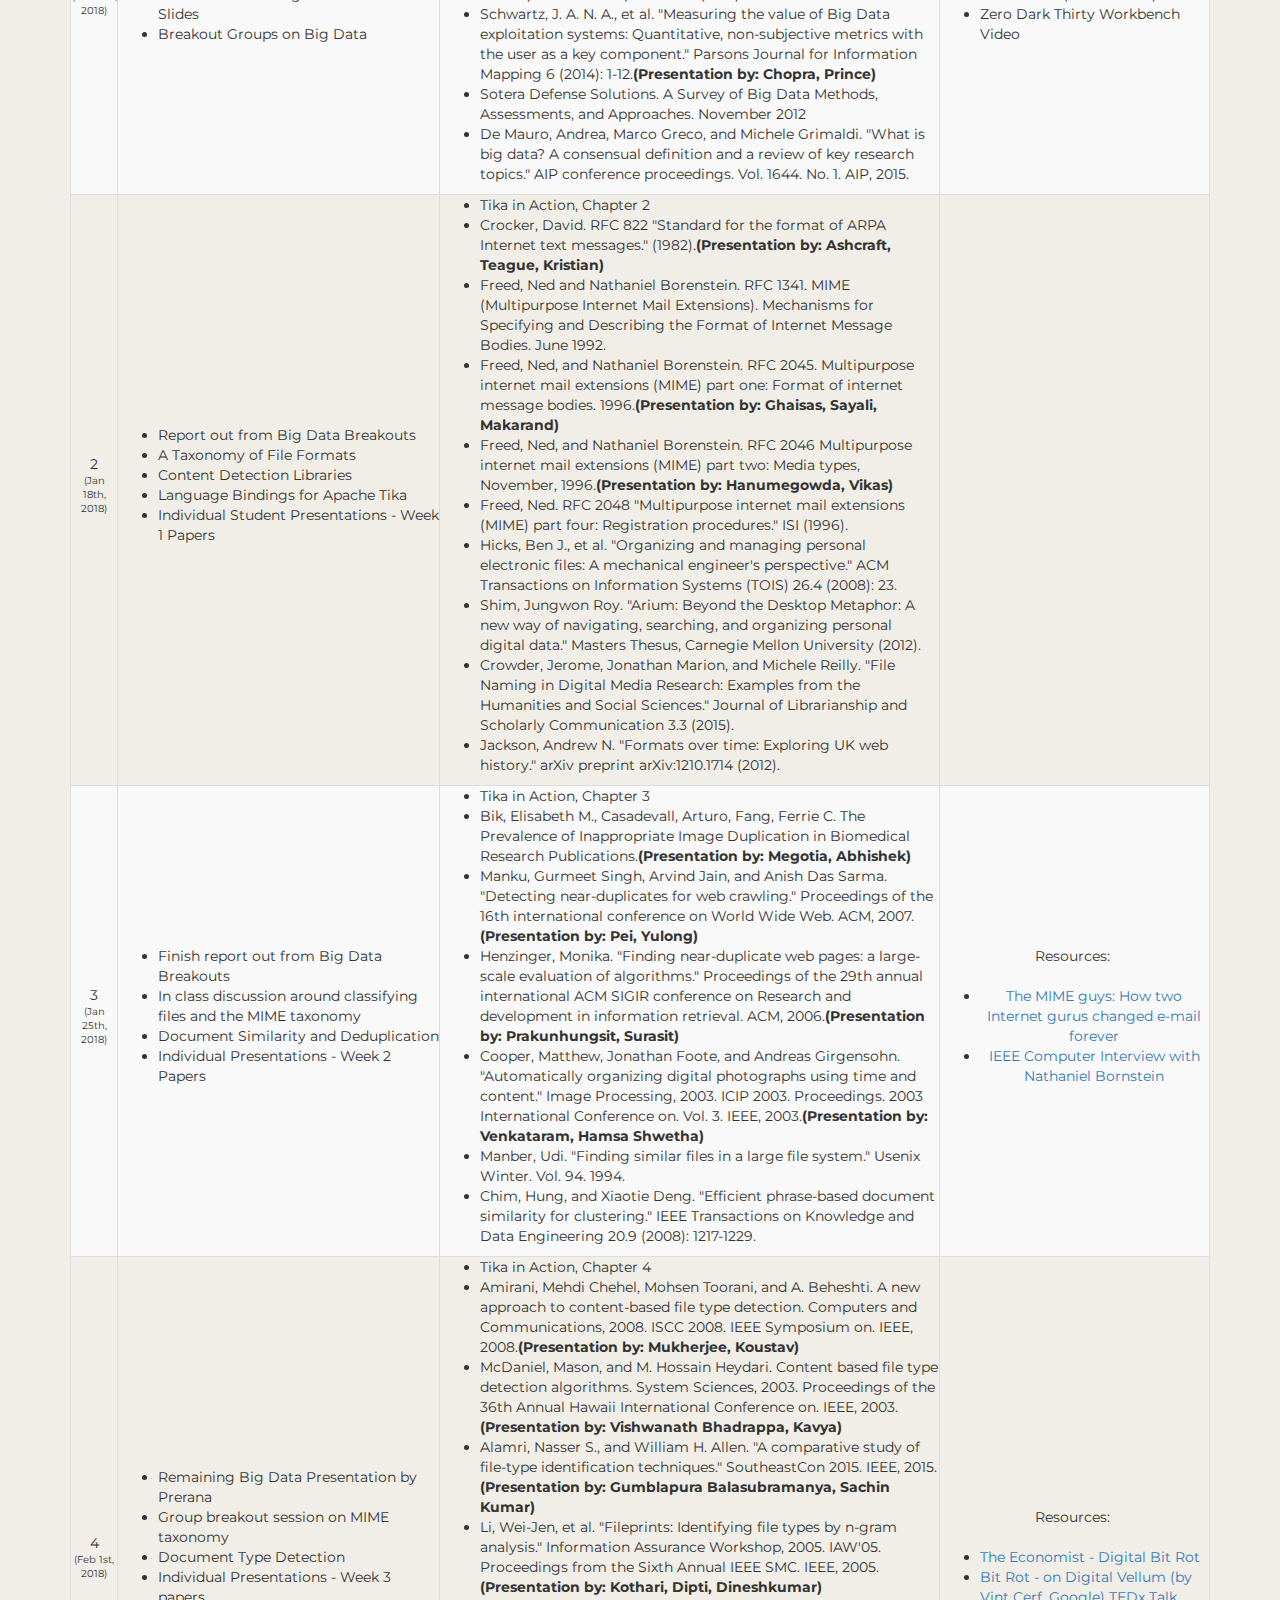
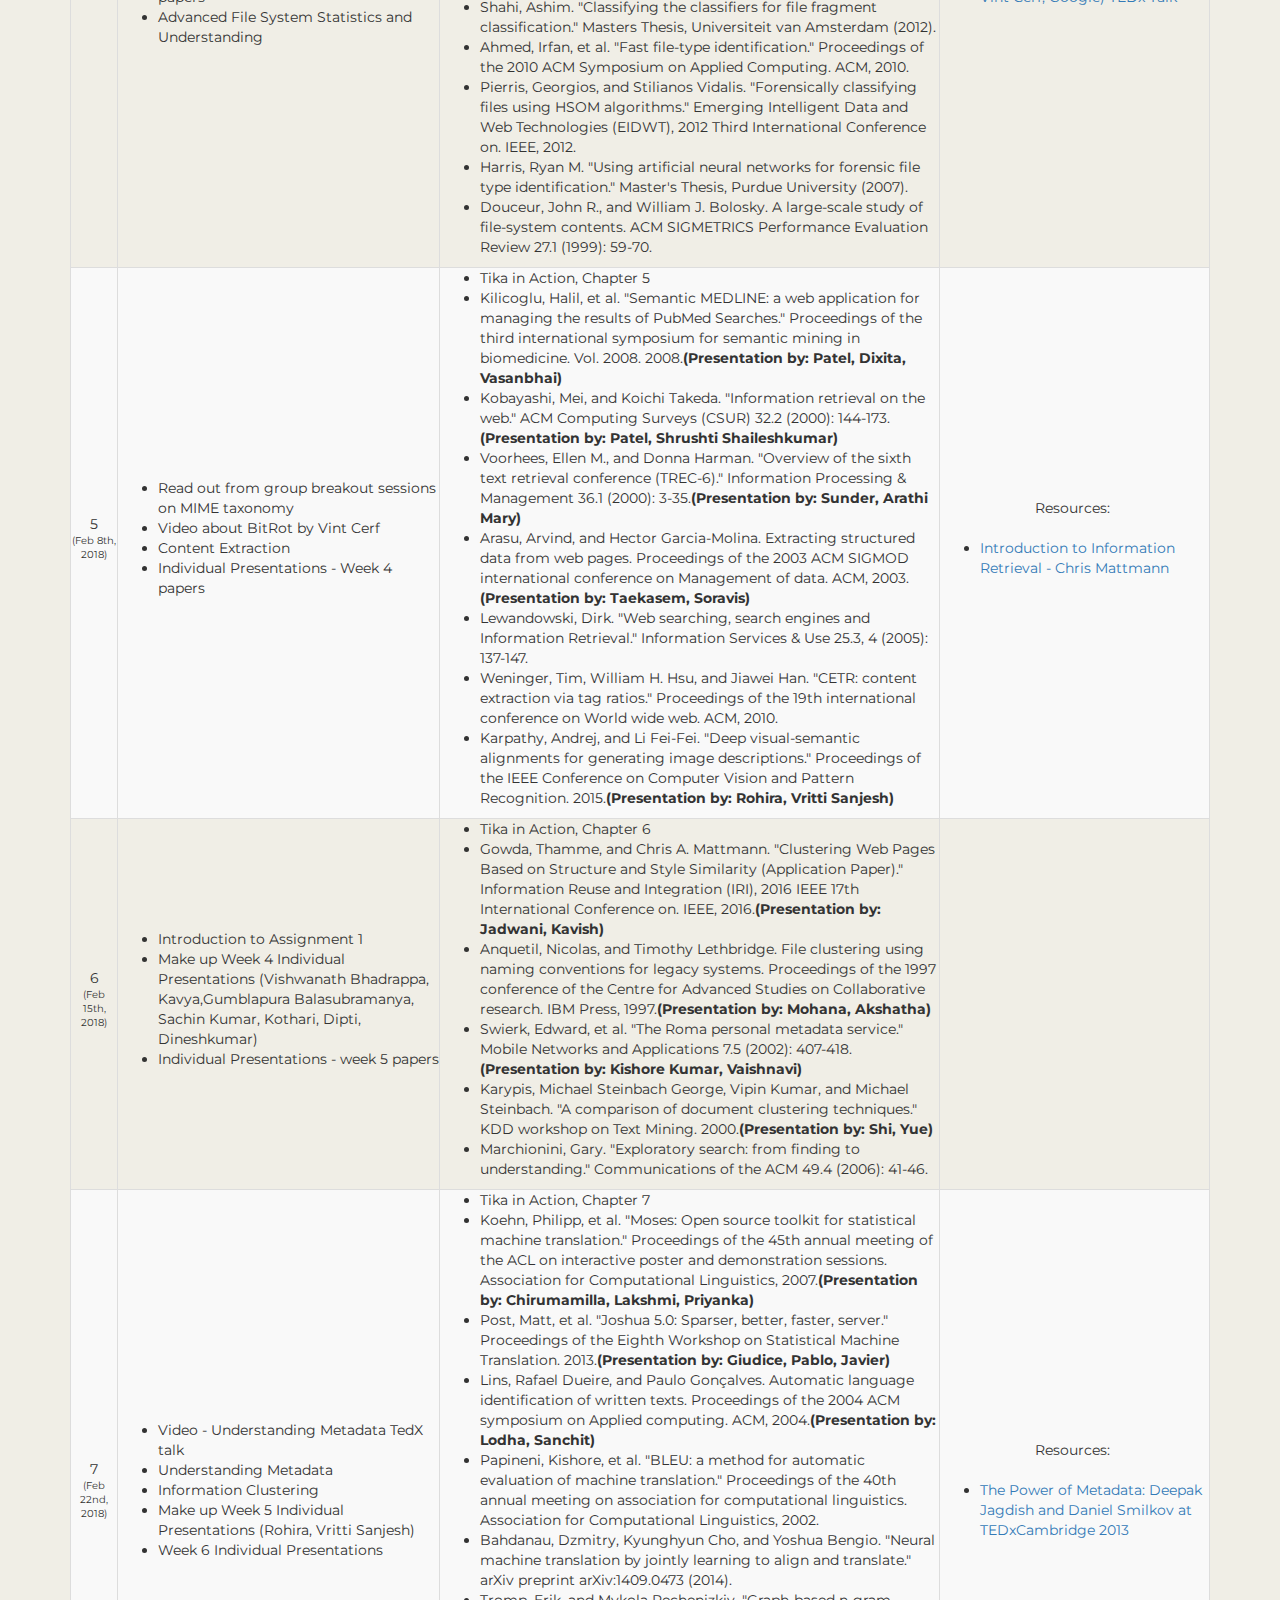
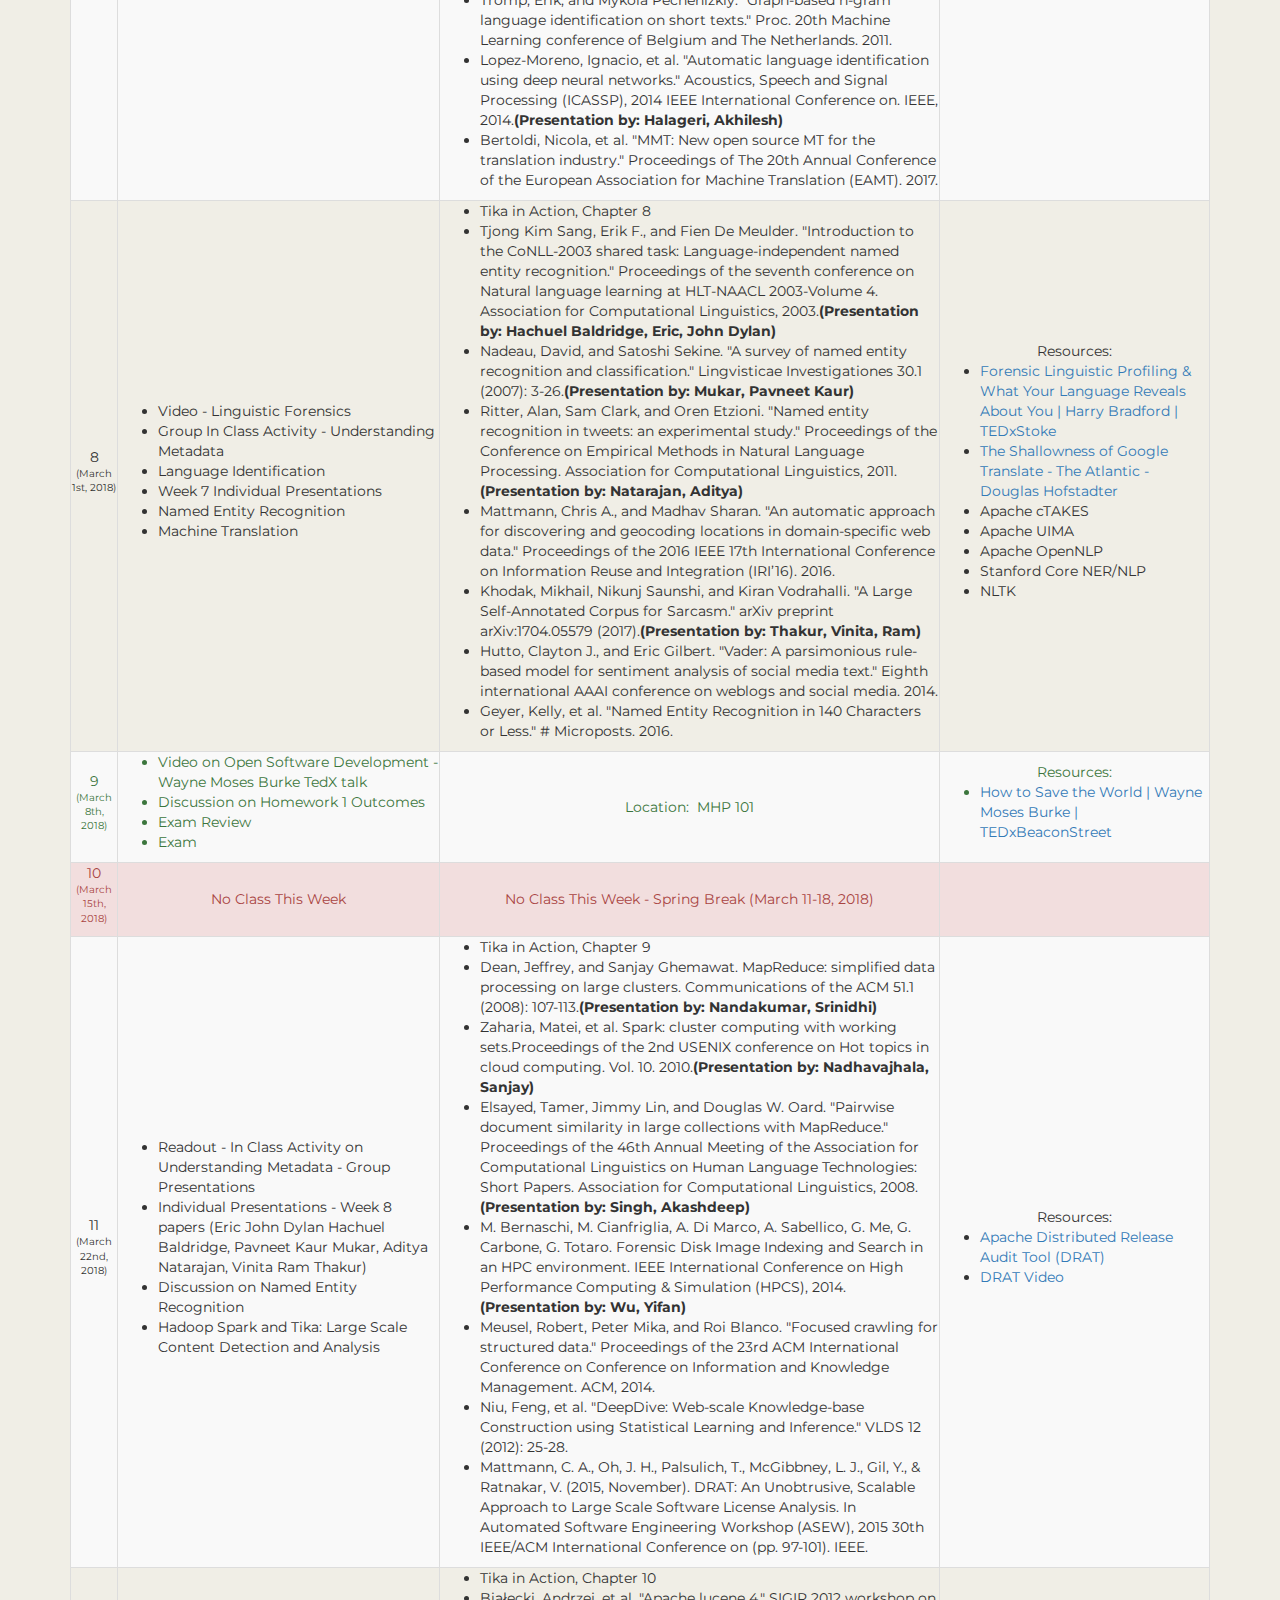
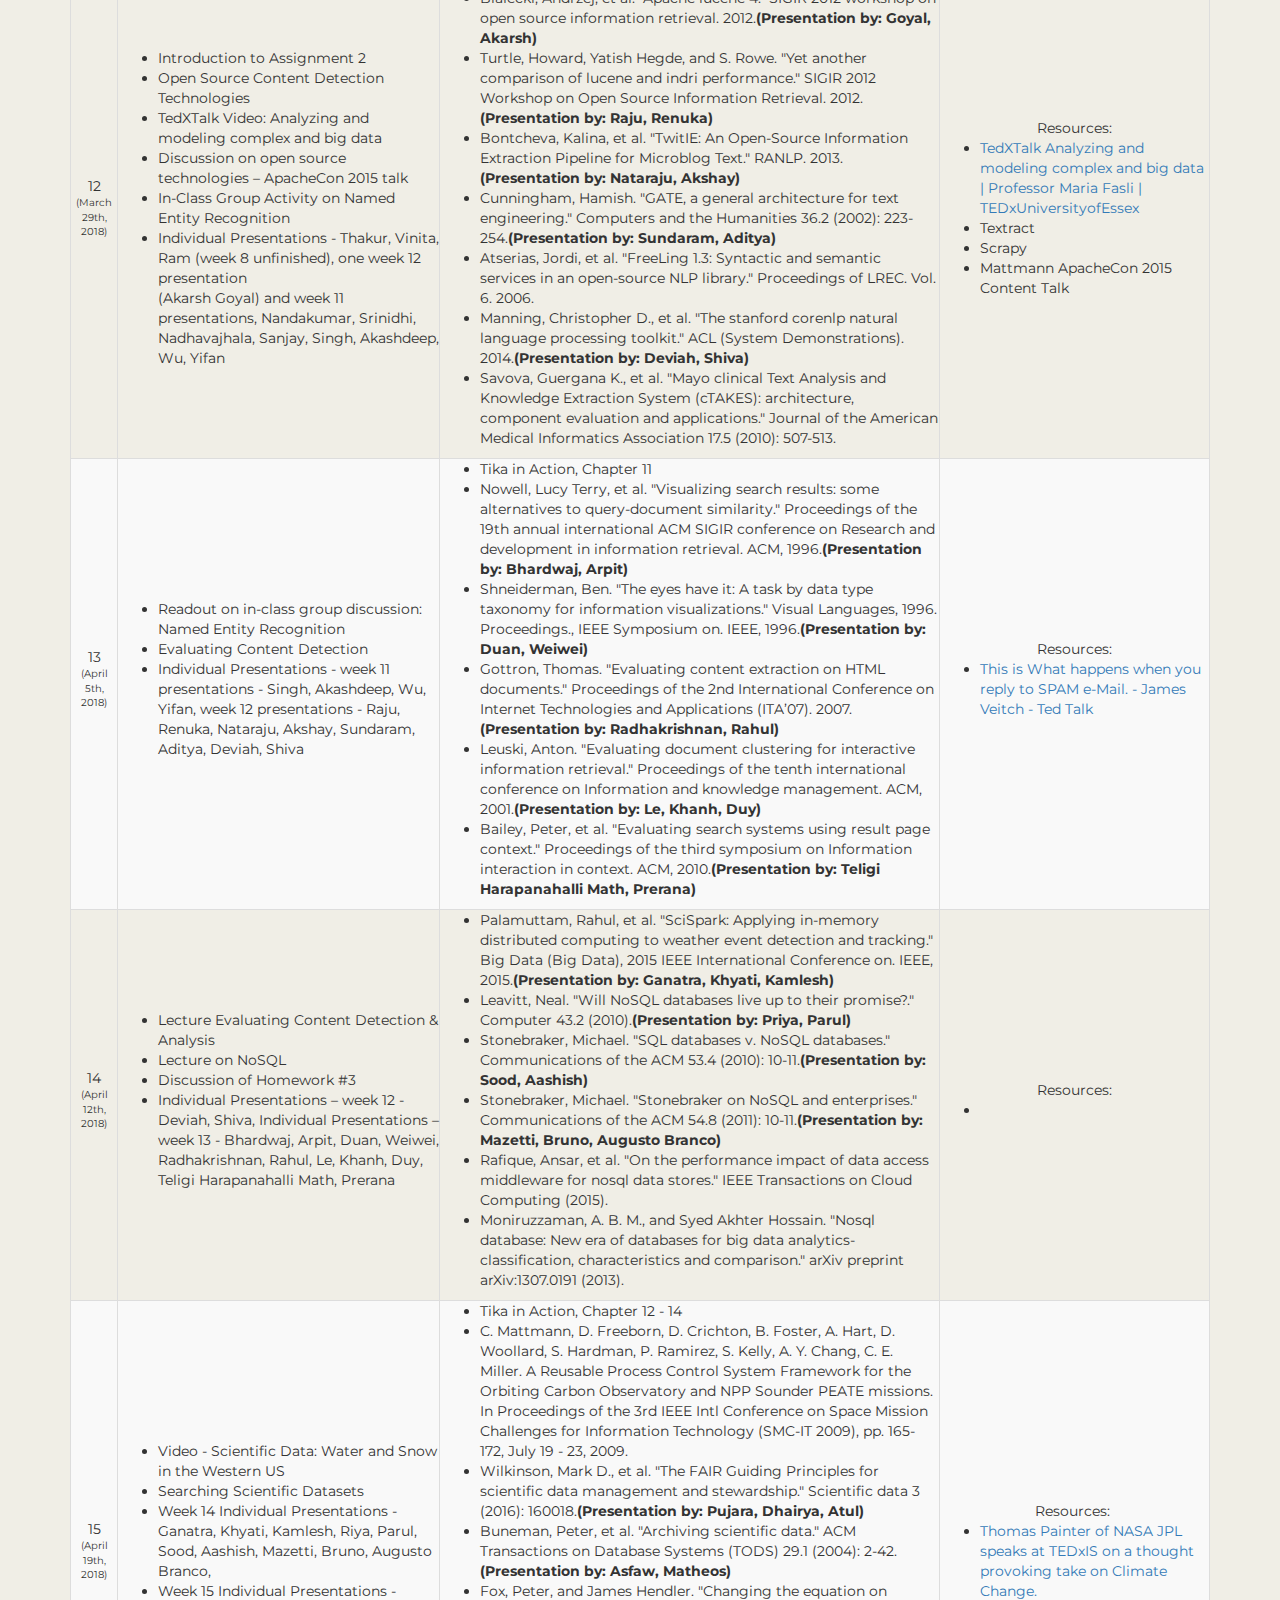
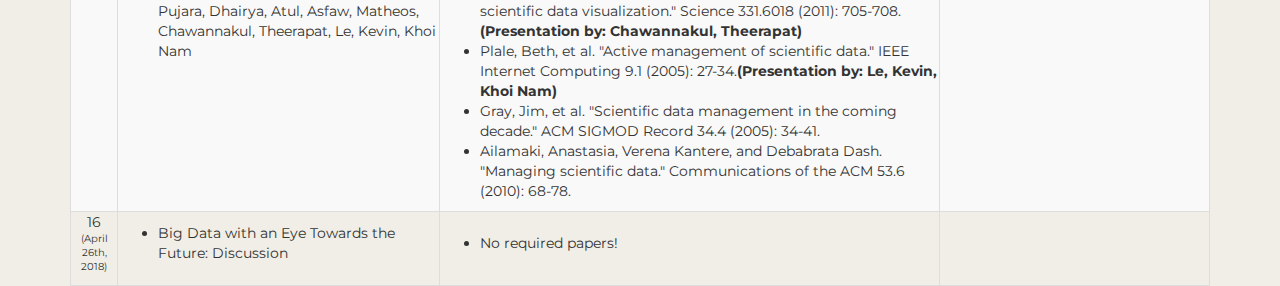
<file: classes/inf550_2019a/index.html>
<!DOCTYPE html>
<html lang="en">

<head>
    <meta charset="utf-8">
    <meta http-equiv="X-UA-Compatible" content="IE=edge">
    <meta name="viewport" content="width=device-width, initial-scale=1">
    <meta name="description" content="The IRDS mission is to research and develop new methodology and open source software to analyze, ingest, process, and manage Big Data and to turn it into information. We contribute to the world’s largest and most often downloaded open source software projects, we apply tried and true techniques including content detection and analysis, crawling, deduplication, similarity, named entity recognition, construction of inverted indices, query analysis, search, relevancy and ranking, interactive query analysis, and management of large data sets. We have expertise in data collection, working with NASA, DARPA, DHS, NIH across a number of domains, Earth Science, Planetary Science, Astronomy, defense, and private industry.">
    <meta name="keywords" content="IRDS, Data Science, Information Retrieval, Information Retrieval and Data Science, USC, Research, University of Southern California">
    <meta name="robots" content="index, follow">
    <script>
      (function(i,s,o,g,r,a,m){i['GoogleAnalyticsObject']=r;i[r]=i[r]||function(){
      (i[r].q=i[r].q||[]).push(arguments)},i[r].l=1*new Date();a=s.createElement(o),
      m=s.getElementsByTagName(o)[0];a.async=1;a.src=g;m.parentNode.insertBefore(a,m)
      })(window,document,'script','https://www.google-analytics.com/analytics.js','ga');

      ga('create', 'UA-77850818-1', 'auto');
      ga('send', 'pageview');

    </script>
    <title>USC IRDS - INF 550: Overview of Data Informatics in Large Data Environments - Spring 2019</title>

    <!-- Bootstrap Core CSS -->
    <link href="../../css/bootstrap.min.css" rel="stylesheet">

    <!-- Custom CSS -->
    <link href="../../css/scrolling-nav.css" rel="stylesheet">

    <!-- App CSS -->
    <link href="../../css/app.css" rel="stylesheet">

    <!-- Custom Fonts -->
    <link href="https://fonts.googleapis.com/css?family=Montserrat:400,700" rel="stylesheet" type="text/css">
    <link href="https://fonts.googleapis.com/css?family=Kaushan+Script" rel="stylesheet" type="text/css">
    <link href="https://fonts.googleapis.com/css?family=Droid+Serif:400,700,400italic,700italic" rel="stylesheet" type="text/css">
    <link href="https://fonts.googleapis.com/css?family=Roboto+Slab:400,100,300,700" rel="stylesheet" type="text/css">

    <!-- HTML5 Shim and Respond.js IE8 support of HTML5 elements and media queries -->
    <!-- WARNING: Respond.js doesn't work if you view the page via file:// -->
    <!--[if lt IE 9]>
        <script src="https://oss.maxcdn.com/libs/html5shiv/3.7.0/html5shiv.js"></script>
        <script src="https://oss.maxcdn.com/libs/respond.js/1.4.2/respond.min.js"></script>
    <![endif]-->

    <style type="text/css">
        .student {
            margin: 15px;
        }
    </style>

</head>

<!-- The #page-top ID is part of the scrolling feature - the data-spy and data-target are part of the built-in Bootstrap scrollspy function -->

<body id="page-top" data-spy="scroll" data-target=".navbar-fixed-top">


    <!-- Navigation -->
    <nav class="navbar navbar-custom navbar-fixed-top" role="navigation">
        <div class="container">
            <div class="navbar-header page-scroll">
                <button type="button" class="navbar-toggle" data-toggle="collapse" data-target=".navbar-ex1-collapse">
                    <span class="sr-only">Toggle navigation</span>
                    <span class="icon-bar"></span>
                    <span class="icon-bar"></span>
                    <span class="icon-bar"></span>
                </button>
                <a class="navbar-brand page-scroll" href="http://irds.usc.edu/"><b>I.R.D.S.</b></a>
            </div>

            <!-- Collect the nav links, forms, and other content for toggling -->
            <div class="collapse navbar-collapse navbar-ex1-collapse">
                  <ul class="nav navbar-nav">
                      <!-- Hidden li included to remove active class from about link when scrolled up past about section -->
                      <li class="hidden">
                          <a class="page-scroll" href="#page-top"></a>
                      </li>
                      <li>
                          <a class="page-scroll" href="#intro">INTRO</a>
                      </li>
                      <li>
                          <a class="page-scroll" href="#description">DESCRIPTION</a>
                      </li>
                      <li>
                          <a class="page-scroll" href="#integrity">INTEGRITY</a>
                      </li>
                      <li>
                          <a class="page-scroll" href="#textbook">TEXTBOOK</a>
                      </li>
                      <li>
                          <a class="page-scroll" href="#assignments">ASSIGNMENTS</a>
                      </li>
                      <li>
                          <a class="page-scroll" href="#schedule">SCHEDULE</a>
                      </li>

                  </ul>
                  <a href="http://usc.edu" class="usc-logo pull-right"><img src="../../images/usc-shield-name-white.svg" width="176px" height="38px"></a>
            </div>
            <!-- /.navbar-collapse -->
        </div>
        <!-- /.container -->
    </nav>

    <!-- Intro Section -->
    <section id="intro" class="intro-section">
     <h2 class="section-heading">INF 550: <font class="usc-color">Overview of Data Informatics in Large Environments</font></h2>

     <div class="row">
       <div class="col-md-16">
         <h2>Class Info</h2>
         Spring Semester, 2019<br/>
         <label>Location</label>: VKC 100<br/>
         <label>Time</label>: Th 3:30-6:50pm<br/>
         <label>Class number</label>: 32400D
       </div>
     </div>
     <div class="row"> 
      <div class="col-md-4">
            <h2>Instructor</h2>
                            <!--<span class="glyphicon glyphicon-user" aria-hidden="true"></span>-->
                            <img src="../../images/headshots/chris-mattmann.jpg" alt=""><br>
                            <label>Dr. Chris Mattmann</label><br>
                            <a href="http://sunset.usc.edu/~mattmann">sunset.usc.edu/~mattmann</a><br/>
                            <label>E-Mail: </label>&nbsp;<a href="mailto:chris.a.mattmann@jpl.nasa.gov">chris.a.mattmann@jpl.nasa.gov</a><br/>
                            <label>Office Hours:</label>&nbsp;2:30pm-3:30pm <label>RTH 512</label>&nbsp; (right before class)
       </div>  
       <div class="col-md-4">
        <h2>Teaching Assistant</h2>
         TBD
        <!--
          <div class="student">
            <a href="https://www.linkedin.com/in/siminkarvigh/" target="blank">
              <img alt="Simin Karvigh" src="../../images/headshots/simin.jpg"><br>
                <label>Simin Karvigh</label></a><br><a href="mailto:ahmadika@usc.edu">ahmadika@usc.edu</a><br>
                <label>Office Hours:</label>&nbsp;Thursday 9:00am-10:00am <label>KAP 217</label>&nbsp;
          </div>
         -->
       </div>
       
       <div class="col-md-4">
       	  <h2>Grader</h2>
          TBD
          <!--
       	  <div class="student"><a href="https://www.linkedin.com/in/eric-chiu/" target="blank"><img alt="Ming-Chang (Eric) Chiu" src="../../images/headshots/eric-chiu.jpg"><br><label>Ming-Chang (Eric) Chiu</label></a><br><a href="mailto:mingchac@usc.edu">mingchac@usc.edu</a></div>
       	  </div>-->
       </div>



    </section>

    <!-- Overview Section -->
    <section id="description" class="about-section">
        <div class="container">
            <div class="row">
                <div class="col-lg-12">
                    <h2 class="section-heading">INF550 <font class="usc-color">Overview</font></h2>
                    <hr>
		    <p class="text-justify section-content">This course is designed as an overview course to give non-informatics major students a broad understanding of Informatics topics for Big Data and to get practical experience with key Big Data informatics techniques. Topics include roadmap of informatics, the data lifecycle, the role of the data scientist, and analyzing and exploring Big Data with real world use cases in data analytics, and big data. Understanding Big Data involves understanding of digital file formats, their detection and data extraction from them. Emphasis areas include Document Type Detection; Parsing and extraction; Metadata understanding and analysis; Language Identification and detection from files and finally file formats and representation. The class also has a specific focus on Content Detection and Analysis from large data sets.  Datasets used in the course are publicly collected by the instructor or his collaborators involved in national Big Data initiatives including DARPA, NASA and other projects. The course is designed to be accessible to students with experience programming in Java and in Python at an intermediate level. The course will introduce the students to topical software frameworks that deal with Big Data including Tika, Solr, ElasticSearch™, Solr, Nutch and Apache Hadoop™. The course will be a combination of lecture, in-class discussion, readings, group-based assignments and a final exam.</p>
                </div>
            </div>
            <div class="row">
            	<div class="col-lg-12">
            	<p class="text-justify section-content">The objective of this course is to train students to be able to understand Big Data and Large Data Environments, e.g., file formats, their representation, and how to automatically extract information from large datasets of files. Specifically, students successfully completing this course will achieve three main objectives:
			    </p>
			 
			    <ol class="text-left section-content">
			      <li>Develop sufficient proficiency in the Tika framework to write software capable of automatically identifying files, extracting information from them including their text and metadata and language.</li>
			      <li>Develop sufficient proficiency in Information Retrieval and Data Extraction techniques with Large Data sets collected from the Web and other places (Intranet, Science Data Sets, Public Data Sets).</li>
			      <li>Develop sufficient proficiency in Java and Python to write and execute software that is “File Aware” and that automatically extracts text and metadata from large data sets.</li>
			    </ol>
				</div>
			</div>
			
			<div class="row">
			   <div class="col-lg-12">
				<p class="text-justify section-content">The primary teaching methods will be discussion, case studies, and lectures.  Students are expected to perform directed self learning outside of class which encompasses, among other things, a considerable amount of literature review.  In addition, the class will directly leverage open source software and partnerships from the Instructor is a former member of the Board of Directors at the Apache Software Foundation. Projects associated with the course make direct contributions to Apache Licensed (“ALv2”) open source software projects at the student’s discretion. Leadership training in open source is provided and encouraged, and students leave with an experience in open source that makes them more marketable to companies and institutions looking to hire in content detection and analysis, Big Data, and Data Science.
				</p>

			    <p class="text-justify section-content">
				In addition to foundations, and practical experience with content detection and analysis, the class will also introduce the student to the state-of-the-art in content detection research, future trends and state-of-the-practice. Students are expected to attend class regularly, and participate (as directed) in all class discussions, and most importantly, have fun!
			    </p>
         
            	</div>
            	
            </div>
       
        </div>
    </section>

    <!-- Academic Integrity Section -->
    <section id="integrity" class="faculty-section">
        <div class="container">
            <div class="row">
                <div class="col-lg-12">
                    <h2 class="section-heading"><font class="usc-color">USC</font> ACADEMIC INTEGRITY</h2>
                    <hr>
                    <div class="row">
                        <div class="col-md-12">
                            <h3 class="section-heading">Statement on Academic Conduct and Support Systems</h3>
                            <p class="text-justify section-content">
                              Academic Conduct Plagiarism - presenting someone else.s ideas as your own, either verbatim or recast in your own words - is a serious academic offense with serious consequences. Please familiarize yourself with the discussion of plagiarism in SCampus in <a href="https://scampus.usc.edu/1100-behavior-violating-university-standards-and-appropriate-sanctions/ ">Section 11, Behavior Violating University Standards</a>. Other forms of academic dishonesty are equally unacceptable. See additional information in <a href="http://policy.usc.edu/scientific-misconduct/">SCampus and university policies on scientific misconduct</a>. Discrimination, sexual assault, and harassment are not tolerated by the university. You are encouraged to report any incidents to the <a href="http://equity.usc.edu/">Office of Equity and Diversity</a> or to the <a href="http://capsnet.usc.edu/department/department-public-safety/online-forms/contact-us">Department of Public Safety</a>. This is important for the safety whole USC community. Another member of the university community - such as a friend, classmate, advisor, or faculty member - can help initiate the report, or can initiate the report on behalf of another person. The <a href="http://www.usc.edu/student-affairs/cwm/">Center for Women and Men</a> provides 24/7 confidential support, and the sexual assault resource center webpage <a href="mailto:sarc@usc.edu">sarc@usc.edu</a> describes reporting options and other resources.
							</p>
							
							<h3 class="section-heading">Support Systems</h3>
							<p class="text-justify section-content">
								A number of USC's schools provide support for students who need help with scholarly writing. Check with your advisor or program staff to find out more. Students whose primary language is not English should check with the <a href="http://dornsife.usc.edu/ali">American Language Institute</a> which sponsors courses and workshops specifically for international graduate students. The <a href="http://sait.usc.edu/academicsupport/centerprograms/dsp/home_index.html">Office of Disability Services and Programs</a> provides certification for students with disabilities and helps arrange the relevant accommodations. If an officially declared emergency makes travel to campus infeasible, <a href="http://emergency.usc.edu/">USC Emergency Information</a> will provide safety and other updates, including ways in which instruction will be continued by means of blackboard, teleconferencing, and other technology.
							</p>
							
							<h3 class="section-heading">Statement on Diversity</h3>
                            <p class="text-justify section-content">The diversity of the participants in this course is a valuable source of ideas, problem solving strategies, and engineering creativity. We encourage and support the efforts of all of our students to contribute freely and enthusiastically. We are members of an academic community where it is our shared responsibility to cultivate a climate where all students and individuals are valued and where both they and their ideas are treated with respect, regardless of their differences, visible or invisible.
                            </p>
                        </div>
                    </div>
                </div>
            </div>
        </div>
    </section>
    
 
  <!-- Textbook section -->

  <section id="textbook" class="faculty-section">
    <div class="container">
      <div class="row">
        <div class="col-lg-12">
          <h2 class="section-heading">TEXTBOOK</h2>
          <hr>
          
          <p class="text-justify section-content">
          	Chris A. Mattmann, and Jukka Zitting. Tika in Action, 256 pages. New York: Manning Publications, November 2011. ISBN: 9781935182856.
          </p>
        </div>
      </div>
    </div>
  </section>

  <!-- Assignments Section -->
  <section id="assignments" class="about-section fix-height">
    <div class="container">
      <div class="row">
        <div class="col-lg-12">
			<h2 class="section-heading">ASSIGNMENTS and <font class="usc-color">EXAMINATIONS</font></h2>
          <hr>
            <table class="table-bordered table-striped table-dark">
            	<thead class="alert-success">
            		<td>Name</td>
            		<td>Description</td>
            		<td>Weight</td>
            	</thead>
                <tr>
                	<td>Exam</td>
                	<td>An exam testing your understanding of the lecture materials including digital file formats, their detection, parsing and extraction, metadata, language idnetification and translation, etc.</td>
                	<td>25%</td>
                </tr>                
                <tr>
                	<td>Assignments</td>
                	<td>Assignments where you will build on the content detection and and analysiks topics in course and make a contribution to one of the existing Apache content detection and IR technologies (Nutch, Lucene, Solr, Tika, OODT, etc.).</td>
                	<td>45%</td>
                </tr>   
                <tr>
                	<td>Individual Presentation</td>
                	<td>An individual presentation demonstrating the student's understanding of one of the required paper readings in the course.</td>
                	<td>25%</td>
                </tr>
                <tr>
                	<td>Participation</td>
                	<td>Participation in lectures, by asking questions and contributing to the conversation. Showing up to lectures and positively contributing to the class experience.</td>
                	<td>5%</td>
                </tr>
			</table>
			
			<h3 class="section-heading">Project Submission Guidelines</h3>
			<p class="text-justify section-content">
			Submission guidelines will be specified in each assignment.	
			</p>


        </div>
      </div>
	  </div>
  </section>


  <!-- Schedule section -->
  <section id="schedule" class="contact-section">
    <div class="container">
      <div class="row">
        <div class="col-md-12">
          <h2 class="section-heading">Schedule <font class="usc-color">(subject to change; check regularly)</font></h2><hr/>
          <table class="table-bordered table-striped table-dark">
            	<thead class="alert-success">
            		<td>Week</td>
            		<td>Lecture Topic</td>
            		<td>Assigned Readings</td>
            		<td>Assignments &amp; Deadlines</td>
            	</thead>
            	
            	<tr>
            		<td>1<br/><p class="text-emphasis-style" style="font-size:10px;">(Jan 11th, 2018)</p></td>
            		<td><ul class="text-left">
            			<li>Course Introduction</li>
            			<li>Introduction to Big Data</li>
            			<li>DARPA XDATA Program - Overview Slides</li>
            			<li>Breakout Groups on Big Data</li>
            		</ul></td>
					<td><ul class="text-left"><li>Tika in Action, Chapter 1</li>
                        <li>Mattmann, Chris. A vision for data science. Nature, Vol. 493, No. 7433, pp. 473-475, January 24, 2013.</li>
                        <li>Lynch, Clifford. "Big data: How do your data grow?." Nature 455.7209 (2008): 28-29.</li>
                        <li>Howe, Doug, et al. "Big data: The future of biocuration." Nature 455.7209 (2008): 47-50.<strong>(Presentation by: Mantripragada, Anurag Sai Raghav Krishna)</strong></li>
                        <li>Wigan, Marcus R., and Roger Clarke. "Big data's big unintended consequences." Computer 46.6 (2013): 46-53.</li>
                        <li>Schwartz, J. A. N. A., et al. "Measuring the value of Big Data exploitation systems: Quantitative, non-subjective metrics with the user as a key component." Parsons Journal for Information Mapping 6 (2014): 1-12.<strong>(Presentation by: Chopra, Prince)</strong></li>
                        <li>Sotera Defense Solutions. A Survey of Big Data Methods, Assessments, and Approaches. November 2012</li>
                        <li>De Mauro, Andrea, Marco Greco, and Michele Grimaldi. "What is big data? A consensual definition and a review of key research topics." AIP conference proceedings. Vol. 1644. No. 1. AIP, 2015.</li>
						</ul>
           	        </td>
           	        <td>Resources:<br/><br>
           	           <ul class="text-left">
           	           	  <li>DARPA I2O (DARPA Dan) Video</li>
           	           	  <li>Zero Dark Thirty Workbench Video</li>
           	           </ul>

           	        </td>
            	</tr>

            	<tr>
            		<td>2<br/><p class="text-emphasis-style" style="font-size:10px;">(Jan 18th, 2018)</p></td>
            		<td><ul class="text-left">
            		    <li>Report out from Big Data Breakouts</li>
            			<li>A Taxonomy of File Formats</li>
						<li>Content Detection Libraries</li>
                        <li>Language Bindings for Apache Tika</li>
                        <li>Individual Student Presentations - Week 1 Papers</li>
            		</ul></td>
					<td><ul class="text-left"><li>Tika in Action, Chapter 2</li>
                        <li>Crocker, David. RFC 822 "Standard for the format of ARPA Internet text messages." (1982).<strong>(Presentation by: Ashcraft, Teague, Kristian)</strong></li>   
                        <li>Freed, Ned and Nathaniel Borenstein. RFC 1341. MIME  (Multipurpose Internet Mail Extensions).  Mechanisms for Specifying and Describing
                       the Format of Internet Message Bodies. June 1992.</li>
                        <li>Freed, Ned, and Nathaniel Borenstein. RFC 2045. Multipurpose internet mail extensions (MIME) part one: Format of internet message bodies. 1996.<strong>(Presentation by: Ghaisas, Sayali, Makarand)</strong></li>                    
                        <li>Freed, Ned, and Nathaniel Borenstein. RFC 2046 Multipurpose internet mail extensions (MIME) part two: Media types, November, 1996.<strong>(Presentation by: Hanumegowda, Vikas)</strong></li>
                        <li>Freed, Ned. RFC 2048 "Multipurpose internet mail extensions (MIME) part four: Registration procedures." ISI (1996).</li>
                        <li>Hicks, Ben J., et al. "Organizing and managing personal electronic files: A mechanical engineer's perspective." ACM Transactions on Information Systems (TOIS) 26.4 (2008): 23.</li>
                        <li>Shim, Jungwon Roy. "Arium: Beyond the Desktop Metaphor: A new way of navigating, searching, and organizing personal digital data." Masters Thesus, Carnegie Mellon University (2012).</li>
                        <li>Crowder, Jerome, Jonathan Marion, and Michele Reilly. "File Naming in Digital Media Research: Examples from the Humanities and Social Sciences." Journal of Librarianship and Scholarly Communication 3.3 (2015).</li>
                        <li>Jackson, Andrew N. "Formats over time: Exploring UK web history." arXiv preprint arXiv:1210.1714 (2012).</li>
						</ul>
           	        </td>
           	        <td>&nbsp;</td>
            	</tr>
            	
             	<tr>
            		<td>3<br/><p class="text-emphasis-style" style="font-size:10px;">(Jan 25th, 2018)</p></td>
            		<td><ul class="text-left">
            		    <li>Finish report out from Big Data Breakouts</li>
            		    <li>In class discussion around classifying files and the MIME taxonomy</li>
						<li>Document Similarity and Deduplication</li>
           		        <li>Individual Presentations - Week 2 Papers</li>
            		</ul></td>
					<td><ul class="text-left"><li>Tika in Action, Chapter 3</li>
                        <li>Bik, Elisabeth M., Casadevall, Arturo, Fang, Ferrie C. The Prevalence of Inappropriate Image Duplication in Biomedical Research Publications.<strong>(Presentation by: Megotia, Abhishek)</strong></li>
                        <li>Manku, Gurmeet Singh, Arvind Jain, and Anish Das Sarma. "Detecting near-duplicates for web crawling." Proceedings of the 16th international conference on World Wide Web. ACM, 2007.<strong>(Presentation by: Pei, Yulong)</strong></li>
                        <li>Henzinger, Monika. "Finding near-duplicate web pages: a large-scale evaluation of algorithms." Proceedings of the 29th annual international ACM SIGIR conference on Research and development in information retrieval. ACM, 2006.<strong>(Presentation by: Prakunhungsit, Surasit)</strong></li>
                        <li>Cooper, Matthew, Jonathan Foote, and Andreas Girgensohn. "Automatically organizing digital photographs using time and content." Image Processing, 2003. ICIP 2003. Proceedings. 2003 International Conference on. Vol. 3. IEEE, 2003.<strong>(Presentation by: Venkataram, Hamsa Shwetha)</strong></li>
						<li>Manber, Udi. "Finding similar files in a large file system." Usenix Winter. Vol. 94. 1994.</li>
						<li>Chim, Hung, and Xiaotie Deng. "Efficient phrase-based document similarity for clustering." IEEE Transactions on Knowledge and Data Engineering 20.9 (2008): 1217-1229.</li>
						</ul>
           	        </td>
           	        <td>Resources:&nbsp;<br/><br/><ul classs="text-left">
           	        	<li><a href="https://www.networkworld.com/article/2199390/uc-voip/the-mime-guys--how-two-internet-gurus-changed-e-mail-forever.html">The MIME guys: How two Internet gurus changed e-mail forever</a></li>
            		    <li><a href="https://www.youtube.com/watch?v=LOUqh5xw99w">IEEE Computer Interview with Nathaniel Bornstein</a></li>
           	        </ul></td>
            	</tr>
            	
             	<tr>
            		<td>4<br/><p class="text-emphasis-style" style="font-size:10px;">(Feb 1st, 2018)</p></td>
            		<td><ul class="text-left">
            		    <li>Remaining Big Data Presentation by Prerana</li>
            		    <li>Group breakout session on MIME taxonomy</li>
            			<li>Document Type Detection</li>
            			<li>Individual Presentations - Week 3 papers</li>
            			<li>Advanced File System Statistics and Understanding</li>
            		</ul></td>
					<td><ul class="text-left"><li>Tika in Action, Chapter 4</li>
						<li>Amirani, Mehdi Chehel, Mohsen Toorani, and A. Beheshti. A new approach to content-based file type detection. Computers and Communications, 2008. ISCC 2008. IEEE Symposium on. IEEE, 2008.<strong>(Presentation by: Mukherjee, Koustav)</strong>
						</li>
						<li>McDaniel, Mason, and M. Hossain Heydari. Content based file type detection algorithms. System Sciences, 2003. Proceedings of the 36th Annual Hawaii International Conference on. IEEE, 2003.<strong>(Presentation by: Vishwanath Bhadrappa, Kavya)</strong></li>
						<li>Alamri, Nasser S., and William H. Allen. "A comparative study of file-type identification techniques." SoutheastCon 2015. IEEE, 2015.<strong>(Presentation by: Gumblapura Balasubramanya, Sachin Kumar)</strong></li>
						<li>Li, Wei-Jen, et al. "Fileprints: Identifying file types by n-gram analysis." Information Assurance Workshop, 2005. IAW'05. Proceedings from the Sixth Annual IEEE SMC. IEEE, 2005.<strong>(Presentation by: Kothari, Dipti, Dineshkumar)</strong></li>
						<li>Shahi, Ashim. "Classifying the classifiers for file fragment classification." Masters Thesis, Universiteit van Amsterdam (2012).</li>
						<li>Ahmed, Irfan, et al. "Fast file-type identification." Proceedings of the 2010 ACM Symposium on Applied Computing. ACM, 2010.</li>
						<li>Pierris, Georgios, and Stilianos Vidalis. "Forensically classifying files using HSOM algorithms." Emerging Intelligent Data and Web Technologies (EIDWT), 2012 Third International Conference on. IEEE, 2012.</li>
						<li>Harris, Ryan M. "Using artificial neural networks for forensic file type identification." Master's Thesis, Purdue University (2007).</li>
						<li>Douceur, John R., and William J. Bolosky. A large-scale study of file-system contents. ACM SIGMETRICS Performance Evaluation Review 27.1 (1999): 59-70.</li>
						</ul>
           	        </td>
           	        <td>Resources:&nbsp;<br/><br/>
           	          <ul class="text-left">
           	          	  <li><a href="http://www.economist.com/node/21553445">The Economist - Digital Bit Rot</a></li>
           	          	  <li><a href="https://www.youtube.com/watch?v=GV0A82TCrf0">Bit Rot - on Digital Vellum (by Vint Cerf, Google) TEDx Talk</a></li>
           	          </ul></td>
            	</tr>
            	
              	<tr>
            		<td>5<br/><p class="text-emphasis-style" style="font-size:10px;">(Feb 8th, 2018)</p></td>
            		<td><ul class="text-left">
            		    <li>Read out from group breakout sessions on MIME taxonomy</li>
					    <li>Video about BitRot by Vint Cerf</li>
           		        <li>Content Extraction</li>
           		        <li>Individual Presentations - Week 4 papers</li>
            		</ul></td>
					<td><ul class="text-left"><li>Tika in Action, Chapter 5</li>
                        <li>Kilicoglu, Halil, et al. "Semantic MEDLINE: a web application for managing the results of PubMed Searches." Proceedings of the third international symposium for semantic mining in biomedicine. Vol. 2008. 2008.<strong>(Presentation by: Patel, Dixita, Vasanbhai)</strong></li>
						<li>Kobayashi, Mei, and Koichi Takeda. "Information retrieval on the web." ACM Computing Surveys (CSUR) 32.2 (2000): 144-173.<strong>(Presentation by: Patel, Shrushti Shaileshkumar)</strong></li>
						<li>Voorhees, Ellen M., and Donna Harman. "Overview of the sixth text retrieval conference (TREC-6)." Information Processing & Management 36.1 (2000): 3-35.<strong>(Presentation by: Sunder, Arathi Mary)</strong></li>
						<li>Arasu, Arvind, and Hector Garcia-Molina. Extracting structured data from web pages. Proceedings of the 2003 ACM SIGMOD international conference on Management of data. ACM, 2003.<strong>(Presentation by: Taekasem, Soravis)</strong></li>
						<li>Lewandowski, Dirk. "Web searching, search engines and Information Retrieval." Information Services & Use 25.3, 4 (2005): 137-147.</li>
						<li>Weninger, Tim, William H. Hsu, and Jiawei Han. "CETR: content extraction via tag ratios." Proceedings of the 19th international conference on World wide web. ACM, 2010.</li>
						<li>Karpathy, Andrej, and Li Fei-Fei. "Deep visual-semantic alignments for generating image descriptions." Proceedings of the IEEE Conference on Computer Vision and Pattern Recognition. 2015.<strong>(Presentation by: Rohira, Vritti Sanjesh)</strong></li>
						</ul>
           	        </td>
           	        <td>Resources:&nbsp;<br/><br/>
           	          <ul class="text-left">
           	          		<li><a href="https://www.youtube.com/watch?v=m9_EPCYrCzo">Introduction to Information Retrieval - Chris Mattmann</a></li>
           	          </ul></td>
            	</tr>
            	
                <tr>
            		<td>6<br/><p class="text-emphasis-style" style="font-size:10px;">(Feb 15th, 2018)</p></td>
            		<td><ul class="text-left">
            		    <li>Introduction to Assignment 1</li>
            		    <li>Make up Week 4 Individual Presentations (Vishwanath Bhadrappa, Kavya,Gumblapura Balasubramanya, Sachin Kumar, Kothari, Dipti, Dineshkumar)</li>
            		    <li>Individual Presentations - week 5 papers</li>
            		</ul></td>
					<td><ul class="text-left"><li>Tika in Action, Chapter 6</li>
                        <li>Gowda, Thamme, and Chris A. Mattmann. "Clustering Web Pages Based on Structure and Style Similarity (Application Paper)." Information Reuse and Integration (IRI), 2016 IEEE 17th International Conference on. IEEE, 2016.<strong>(Presentation by: Jadwani, Kavish)</strong>
						</li>
						<li>
					     Anquetil, Nicolas, and Timothy Lethbridge. File clustering using naming conventions for legacy systems. Proceedings of the 1997 conference of the Centre for Advanced Studies on Collaborative research. IBM Press, 1997.<strong>(Presentation by: Mohana, Akshatha)</strong>
						</li>
						<li>Swierk, Edward, et al. "The Roma personal metadata service." Mobile Networks and Applications 7.5 (2002): 407-418.<strong>(Presentation by: Kishore Kumar, Vaishnavi)</strong></li>
						<li>Karypis, Michael Steinbach George, Vipin Kumar, and Michael Steinbach. "A comparison of document clustering techniques." KDD workshop on Text Mining. 2000.<strong>(Presentation by: Shi, Yue)</strong></li>
						<li>Marchionini, Gary. "Exploratory search: from finding to understanding." Communications of the ACM 49.4 (2006): 41-46.</li>
						</ul>
           	        </td>
           	        <td>&nbsp;</td>
            	</tr>   
            	

           		<tr>
            		<td>7<br/><p class="text-emphasis-style" style="font-size:10px;">(Feb 22nd, 2018)</p></td>
            		<td><ul class="text-left">
            		    <li>Video - Understanding Metadata TedX talk</li>
            			<li>Understanding Metadata</li>
            			<li>Information Clustering</li>
            		    <li>Make up Week 5 Individual Presentations (Rohira, Vritti Sanjesh)</li>
            		    <li>Week 6 Individual Presentations</li>            			
            		</ul></td>
					<td><ul class="text-left"><li>Tika in Action, Chapter 7</li>
                        <li>Koehn, Philipp, et al. "Moses: Open source toolkit for statistical machine translation." Proceedings of the 45th annual meeting of the ACL on interactive poster and demonstration sessions. Association for Computational Linguistics, 2007.<strong>(Presentation by: Chirumamilla, Lakshmi, Priyanka)</strong></li>
						<li>Post, Matt, et al. "Joshua 5.0: Sparser, better, faster, server." Proceedings of the Eighth Workshop on Statistical Machine Translation. 2013.<strong>(Presentation by: Giudice, Pablo, Javier)</strong></li>
						<li>Lins, Rafael Dueire, and Paulo Gonçalves. Automatic language identification of written texts. Proceedings of the 2004 ACM symposium on Applied computing. ACM, 2004.<strong>(Presentation by: Lodha, Sanchit)</strong></li>
						<li>Papineni, Kishore, et al. "BLEU: a method for automatic evaluation of machine translation." Proceedings of the 40th annual meeting on association for computational linguistics. Association for Computational Linguistics, 2002.</li>
						<li>Bahdanau, Dzmitry, Kyunghyun Cho, and Yoshua Bengio. "Neural machine translation by jointly learning to align and translate." arXiv preprint arXiv:1409.0473 (2014).</li>
						<li>Tromp, Erik, and Mykola Pechenizkiy. "Graph-based n-gram language identification on short texts." Proc. 20th Machine Learning conference of Belgium and The Netherlands. 2011.</li>
						<li>Lopez-Moreno, Ignacio, et al. "Automatic language identification using deep neural networks." Acoustics, Speech and Signal Processing (ICASSP), 2014 IEEE International Conference on. IEEE, 2014.<strong>(Presentation by: Halageri, Akhilesh)</strong></li>
						<li>Bertoldi, Nicola, et al. "MMT: New open source MT for the translation industry." Proceedings of The 20th Annual Conference of the European Association for Machine Translation (EAMT). 2017.</li>
						</ul>
           	        </td>
           	        <td>Resources:&nbsp;<br/><br/>
           	          <ul class="text-left">
           	          	<li><a href="https://www.youtube.com/watch?v=i2a8pDbCabg">The Power of Metadata: Deepak Jagdish and Daniel Smilkov at TEDxCambridge 2013</a></li>
           	          </ul></td>
            	</tr> 	          	           	           				  			             				  			             	           				  			             				  		
            
            	<tr>
            		<td>8<br/><p class="text-emphasis-style" style="font-size:10px;">(March 1st, 2018)</p></td>
            		<td><ul class="text-left">
            		    <li>Video - Linguistic Forensics</li>
            		    <li>Group In Class Activity - Understanding Metadata</li>
            			<li>Language Identification</li>
            			<li>Week 7 Individual Presentations</li>
						<li>Named Entity Recognition</li>
           		        <li>Machine Translation</li>
            		</ul></td>
					<td><ul class="text-left"><li>Tika in Action, Chapter 8</li>
					     <li>Tjong Kim Sang, Erik F., and Fien De Meulder. "Introduction to the CoNLL-2003 shared task: Language-independent named entity recognition." Proceedings of the seventh conference on Natural language learning at HLT-NAACL 2003-Volume 4. Association for Computational Linguistics, 2003.<strong>(Presentation by: Hachuel Baldridge, Eric, John Dylan)</strong></li>
					     <li>Nadeau, David, and Satoshi Sekine. "A survey of named entity recognition and classification." Lingvisticae Investigationes 30.1 (2007): 3-26.<strong>(Presentation by: Mukar, Pavneet Kaur)</strong></li>
					     <li>Ritter, Alan, Sam Clark, and Oren Etzioni. "Named entity recognition in tweets: an experimental study." Proceedings of the Conference on Empirical Methods in Natural Language Processing. Association for Computational Linguistics, 2011.<strong>(Presentation by: Natarajan, Aditya)</strong></li>
					     <li>Mattmann, Chris A., and Madhav Sharan. "An automatic approach for discovering and geocoding locations in domain-specific web data." Proceedings of the 2016 IEEE 17th International Conference on Information Reuse and Integration (IRI’16). 2016.</li>
					     <li>Khodak, Mikhail, Nikunj Saunshi, and Kiran Vodrahalli. "A Large Self-Annotated Corpus for Sarcasm." arXiv preprint arXiv:1704.05579 (2017).<strong>(Presentation by: Thakur, Vinita, Ram)</strong></li>
					     <li>Hutto, Clayton J., and Eric Gilbert. "Vader: A parsimonious rule-based model for sentiment analysis of social media text." Eighth international AAAI conference on weblogs and social media. 2014.</li>
					     <li>Geyer, Kelly, et al. "Named Entity Recognition in 140 Characters or Less." # Microposts. 2016.</li>
						</ul>
           	        </td>
           	        <td>Resources:<br/>
           	             <ul class="text-left">
							<li><a href="https://www.youtube.com/watch?v=RS5O4n0TqlU">Forensic Linguistic Profiling &amp; What Your Language Reveals About You | Harry Bradford | TEDxStoke</a></li>
							<li><a href="https://www.theatlantic.com/technology/archive/2018/01/the-shallowness-of-google-translate/551570/">The Shallowness of Google Translate - The Atlantic - Douglas Hofstadter</a></li>
							 <li>Apache cTAKES</li>
							 <li>Apache UIMA</li>
							 <li>Apache OpenNLP</li>
							 <li>Stanford Core NER/NLP</li>
							 <li>NLTK</li>
           	             </ul>  
           	        </td>
            	</tr>	 
            	
                <tr class="alert-success">
            		<td>9<br/><p class="text-emphasis-style" style="font-size:10px;">(March 8th, 2018)</p></td>
            		<td><ul class="text-left">
            		    <li>Video on Open Software Development - Wayne Moses Burke TedX talk</li>
            		    <li>Discussion on Homework 1 Outcomes</li>
            			<li>Exam Review</li>
            			<li>Exam</li>
						</ul></td>
					<td>Location: &nbsp;MHP 101</td>
           	        <td>Resources:<br/>
           	             <ul class="text-left">
							<li><a href="https://www.youtube.com/watch?v=NMWXG1RltwU">How to Save the World | Wayne Moses Burke | TEDxBeaconStreet</a></li>
						</ul>
           	       </td>
            	</tr> 
               	             	           				  			             				  
                <tr class="alert-danger">
            		<td>10<br/><p class="text-emphasis-style" style="font-size:10px;">(March 15th, 2018)</p></td>
            		<td>No Class This Week</td>
					<td>No Class This Week - Spring Break (March 11-18, 2018)</td>
           	        <td>&nbsp;</td>
            	</tr>        				             	           	           				  			             		

			    <tr>
            		<td>11<br/><p class="text-emphasis-style" style="font-size:10px;">(March 22nd, 2018)</p></td>
            		<td><ul class="text-left">
            		    <li>Readout - In Class Activity on Understanding Metadata - Group Presentations</li>
            		    <li>Individual Presentations - Week 8 papers (Eric John Dylan Hachuel Baldridge, Pavneet Kaur Mukar, Aditya Natarajan, Vinita Ram Thakur)</li>
            		    <li>Discussion on Named Entity Recognition</li>
						<li>Hadoop Spark and Tika: Large Scale Content Detection and Analysis</li>
            		</ul></td>
					<td><ul class="text-left"><li>Tika in Action, Chapter 9</li>
                        <li>Dean, Jeffrey, and Sanjay Ghemawat. MapReduce: simplified data processing on large clusters. Communications of the ACM 51.1 (2008): 107-113.<strong>(Presentation by: Nandakumar, Srinidhi)</strong></li>
						<li>Zaharia, Matei, et al. Spark: cluster computing with working sets.Proceedings of the 2nd USENIX conference on Hot topics in cloud computing. Vol. 10. 2010.<strong>(Presentation by: Nadhavajhala, Sanjay)</strong></li>
						<li>Elsayed, Tamer, Jimmy Lin, and Douglas W. Oard. "Pairwise document similarity in large collections with MapReduce." Proceedings of the 46th Annual Meeting of the Association for Computational Linguistics on Human Language Technologies: Short Papers. Association for Computational Linguistics, 2008.<strong>(Presentation by: Singh, Akashdeep)</strong></li>
						<li>M. Bernaschi, M. Cianfriglia, A. Di Marco, A. Sabellico, G. Me, G. Carbone, G. Totaro. Forensic Disk Image Indexing and Search in an HPC environment. IEEE International Conference on High Performance Computing &amp; Simulation (HPCS), 2014.<strong>(Presentation by: Wu, Yifan)</strong></li>
						<li>Meusel, Robert, Peter Mika, and Roi Blanco. "Focused crawling for structured data." Proceedings of the 23rd ACM International Conference on Conference on Information and Knowledge Management. ACM, 2014.</li>
						<li>Niu, Feng, et al. "DeepDive: Web-scale Knowledge-base Construction using Statistical Learning and Inference." VLDS 12 (2012): 25-28.</li>
						<li>Mattmann, C. A., Oh, J. H., Palsulich, T., McGibbney, L. J., Gil, Y., &amp; Ratnakar, V. (2015, November). DRAT: An Unobtrusive, Scalable Approach to Large Scale Software License Analysis. In Automated Software Engineering Workshop (ASEW), 2015 30th IEEE/ACM International Conference on (pp. 97-101). IEEE.</li>
						</ul>
           	        </td>
           	        <td>Resources:<br/>
           	             <ul class="text-left">
           	             <li><a href="http://github.com/apache/drat/">Apache Distributed Release Audit Tool (DRAT)</a></li>
           	             <li><a href="https://github.com/apache/drat/wiki/DRAT-Tutorials-Videos">DRAT Video</a></li>
						</ul>
           	        </td>
            	</tr>       	           	           	           				  			             				  		
		  			             	           				  			             				
                <tr>
            		<td>12<br/><p class="text-emphasis-style" style="font-size:10px;">(March 29th, 2018)</p></td>
            		<td><ul class="text-left">
            		    <li>Introduction to Assignment 2</li>
						<li>Open Source Content Detection Technologies</li>
						<li>TedXTalk Video: Analyzing and modeling complex and big data</li>
                        <li>Discussion on open source technologies – ApacheCon 2015 talk</li>
                        <li>In-Class Group Activity on Named Entity Recognition</li>
                        <li>Individual Presentations - Thakur, Vinita, Ram (week 8 unfinished), one week 12 presentation<br>
                            (Akarsh Goyal) and week 11 presentations, Nandakumar, Srinidhi, Nadhavajhala, Sanjay, Singh, Akashdeep, Wu, Yifan</li>
            		</ul>
                      <ul class="text-left">
                    </ul></td>
					<td><ul class="text-left">
					     <li>Tika in Action, Chapter 10</li>
					     <li>Białecki, Andrzej, et al. "Apache lucene 4." SIGIR 2012 workshop on open source information retrieval. 2012.<strong>(Presentation by: Goyal, Akarsh)</strong></li>
					     <li>Turtle, Howard, Yatish Hegde, and S. Rowe. "Yet another comparison of lucene and indri performance." SIGIR 2012 Workshop on Open Source Information Retrieval. 2012.<strong>(Presentation by: Raju, Renuka)</strong></li>
					     <li>Bontcheva, Kalina, et al. "TwitIE: An Open-Source Information Extraction Pipeline for Microblog Text." RANLP. 2013.<strong>(Presentation by: Nataraju, Akshay)</strong></li>
					     <li>Cunningham, Hamish. "GATE, a general architecture for text engineering." Computers and the Humanities 36.2 (2002): 223-254.<strong>(Presentation by: Sundaram, Aditya)</strong></li>
					     <li>Atserias, Jordi, et al. "FreeLing 1.3: Syntactic and semantic services in an open-source NLP library." Proceedings of LREC. Vol. 6. 2006.</li>
					     <li>Manning, Christopher D., et al. "The stanford corenlp natural language processing toolkit." ACL (System Demonstrations). 2014.<strong>(Presentation by: Deviah, Shiva)</strong></li>
					     <li>Savova, Guergana K., et al. "Mayo clinical Text Analysis and Knowledge Extraction System (cTAKES): architecture, component evaluation and applications." Journal of the American Medical Informatics Association 17.5 (2010): 507-513.</li>
						</ul>
           	        </td>
					<td>Resources:<br/>
					<ul class="text-left">
				        <li><a href="https://www.youtube.com/watch?v=8DqQCZMawNg">TedXTalk Analyzing and modeling complex and big data | Professor Maria Fasli | TEDxUniversityofEssex</a></li>
					    <li>Textract</li>
						<li>Scrapy</li>
                        <li>Mattmann ApacheCon 2015 Content Talk</li></ul></td>
            	</tr>        
            	
                <tr>
            		<td>13<br/><p class="text-emphasis-style" style="font-size:10px;">(April 5th, 2018)</p></td>
            		<td><ul class="text-left">
            		    <li>Readout on in-class group discussion: Named Entity Recognition</li>
						<li>Evaluating Content Detection</li>
           		        <li>Individual Presentations - week 11 presentations - Singh, Akashdeep, Wu, Yifan, week 12 
                            presentations - Raju, Renuka, Nataraju, Akshay, Sundaram, Aditya, Deviah, Shiva</li>
            		</ul></td>
					<td><ul class="text-left"><li>Tika in Action, Chapter 11</li>
					     <li>Nowell, Lucy Terry, et al. "Visualizing search results: some alternatives to query-document similarity." Proceedings of the 19th annual international ACM SIGIR conference on Research and development in information retrieval. ACM, 1996.<strong>(Presentation by: Bhardwaj, Arpit)</strong></li>
					     <li>Shneiderman, Ben. "The eyes have it: A task by data type taxonomy for information visualizations." Visual Languages, 1996. Proceedings., IEEE Symposium on. IEEE, 1996.<strong>(Presentation by: Duan, Weiwei)</strong></li>
					     <li>Gottron, Thomas. "Evaluating content extraction on HTML documents." Proceedings of the 2nd International Conference on Internet Technologies and Applications (ITA’07). 2007.<strong>(Presentation by: Radhakrishnan, Rahul)</strong></li>
					     <li>Leuski, Anton. "Evaluating document clustering for interactive information retrieval." Proceedings of the tenth international conference on Information and knowledge management. ACM, 2001.<strong>(Presentation by: Le, Khanh, Duy)</strong></li>
					     <li>Bailey, Peter, et al. "Evaluating search systems using result page context." Proceedings of the third symposium on Information interaction in context. ACM, 2010.<strong>(Presentation by: Teligi Harapanahalli Math, Prerana)</strong></li>
						</ul>
           	        </td>
           	        <td>Resources:<br/>
           	          <ul class="text-left"><li><a href="https://www.youtube.com/watch?v=_QdPW8JrYzQ">This is What happens when you reply to SPAM e-Mail. - James Veitch  - Ted Talk</a></li></ul></td>
            	</tr>    
            	
                <tr>
            		<td>14<br/><p class="text-emphasis-style" style="font-size:10px;">(April 12th, 2018)</p></td>
            		<td><ul class="text-left">
						<li>Lecture Evaluating Content Detection &amp; Analysis</li>
						<li>Lecture on NoSQL
						<li>Discussion of Homework #3</li>
						<li>Individual Presentations – week 12 - Deviah, Shiva, Individual Presentations – week 13 - Bhardwaj, Arpit, Duan, Weiwei, Radhakrishnan, Rahul, Le, Khanh, Duy, Teligi Harapanahalli Math, Prerana
						</li>
            		    </ul>
            		</td>
					<td><ul class="text-left">
						<li>Palamuttam, Rahul, et al. "SciSpark: Applying in-memory distributed computing to weather event detection and tracking." Big Data (Big Data), 2015 IEEE International Conference on. IEEE, 2015.<strong>(Presentation by: Ganatra, Khyati, Kamlesh)</strong></li>
						<li>Leavitt, Neal. "Will NoSQL databases live up to their promise?." Computer 43.2 (2010).<strong>(Presentation by: Priya, Parul)</strong></li>
						<li>Stonebraker, Michael. "SQL databases v. NoSQL databases." Communications of the ACM 53.4 (2010): 10-11.<strong>(Presentation by: Sood, Aashish)</strong></li>
						<li>Stonebraker, Michael. "Stonebraker on NoSQL and enterprises." Communications of the ACM 54.8 (2011): 10-11.<strong>(Presentation by: Mazetti, Bruno, Augusto Branco)</strong></li>
						<li>Rafique, Ansar, et al. "On the performance impact of data access middleware for nosql data stores." IEEE Transactions on Cloud Computing (2015).</li>
						<li>Moniruzzaman, A. B. M., and Syed Akhter Hossain. "Nosql database: New era of databases for big data analytics-classification, characteristics and comparison." arXiv preprint arXiv:1307.0191 (2013).</li>
						</ul>
           	        </td>
           	        <td>Resources:<br/><ul class="text-left">
						<li>&nbsp;</li>          	        	
           	        </ul></td>
            	</tr>   	     	  			       	  			         	     	  			       	  			         	     	  			       	  			  
                <tr>
            		<td>15<br/><p class="text-emphasis-style" style="font-size:10px;">(April 19th, 2018)</p></td>
            		<td><ul class="text-left">
           		        <li>Video - Scientific Data: Water and Snow in the Western US</li>
           		        <li>Searching Scientific Datasets</li>
            		    <li>Week 14 Individual Presentations - Ganatra, Khyati, Kamlesh, Riya, Parul, Sood, Aashish, Mazetti, Bruno, Augusto Branco, </li>
            		    <li>Week 15 Individual Presentations - Pujara, Dhairya, Atul, Asfaw, Matheos, Chawannakul, Theerapat, Le, Kevin, Khoi Nam</li>         		        
          		        <!--<li>Scientific Data Processing and Content Detection</li>-->
            		</ul></td>
					<td><ul class="text-left"><li>Tika in Action, Chapter 12 - 14</li>
                        <li>C. Mattmann, D. Freeborn, D. Crichton, B. Foster, A. Hart, D. Woollard, S. Hardman, P. Ramirez, S. Kelly, A. Y. Chang, C. E. Miller. A Reusable Process Control System Framework for the Orbiting Carbon Observatory and NPP Sounder PEATE missions. In Proceedings of the 3rd IEEE Intl Conference on Space Mission Challenges for Information Technology (SMC-IT 2009), pp. 165-172, July 19 - 23, 2009.
						</li>
						<li>Wilkinson, Mark D., et al. "The FAIR Guiding Principles for scientific data management and stewardship." Scientific data 3 (2016): 160018.<strong>(Presentation by: Pujara, Dhairya, Atul)</strong></li>
						<li>Buneman, Peter, et al. "Archiving scientific data." ACM Transactions on Database Systems (TODS) 29.1 (2004): 2-42.<strong>(Presentation by: Asfaw, Matheos)</strong></li>
						<li>Fox, Peter, and James Hendler. "Changing the equation on scientific data visualization." Science 331.6018 (2011): 705-708.<strong>(Presentation by: Chawannakul, Theerapat)</strong></li>
						<li>Plale, Beth, et al. "Active management of scientific data." IEEE Internet Computing 9.1 (2005): 27-34.<strong>(Presentation by: Le, Kevin, Khoi Nam)</strong></li>
						<li>Gray, Jim, et al. "Scientific data management in the coming decade." ACM SIGMOD Record 34.4 (2005): 34-41.</li>
						<li>Ailamaki, Anastasia, Verena Kantere, and Debabrata Dash. "Managing scientific data." Communications of the ACM 53.6 (2010): 68-78.</li>
						</ul>
           	        </td>
           	        <td>Resources:&nbsp;<br/>
           	           <ul class="text-left">
           	           	 <li><a href="https://www.youtube.com/watch?v=uOIHjoUEUwE">Thomas Painter of NASA JPL speaks at TEDxIS on a thought provoking take on Climate Change.</a></li>
           	           </ul></td>
            	</tr>   
            
                <tr>
            		<td>16<br/><p class="text-emphasis-style" style="font-size:10px;">(April 26th, 2018)</p></td>
            		<td><ul class="text-left">
						<li>Big Data with an Eye Towards the Future: Discussion</li>
            		</ul></td>
					<td><ul class="text-left">
					      <li>No required papers!</li>
						</ul>
           	        </td>
           	        <td>&nbsp;</td>
            	</tr>           	       	     	  			       	  			         	     	  			       	  			         	     	  			       	  			  
			</table>
        </div>
      </div>
	</div>
  </section>

    <!-- jQuery -->
    <script src="../../js/jquery.js"></script>

    <!-- Bootstrap Core JavaScript -->
    <script src="../../js/bootstrap.min.js"></script>

    <!-- Scrolling Nav JavaScript -->
    <script src="../../js/jquery.easing.min.js"></script>
    <script src="../../js/scrolling-nav.js"></script>

</body>

</html>
</file>
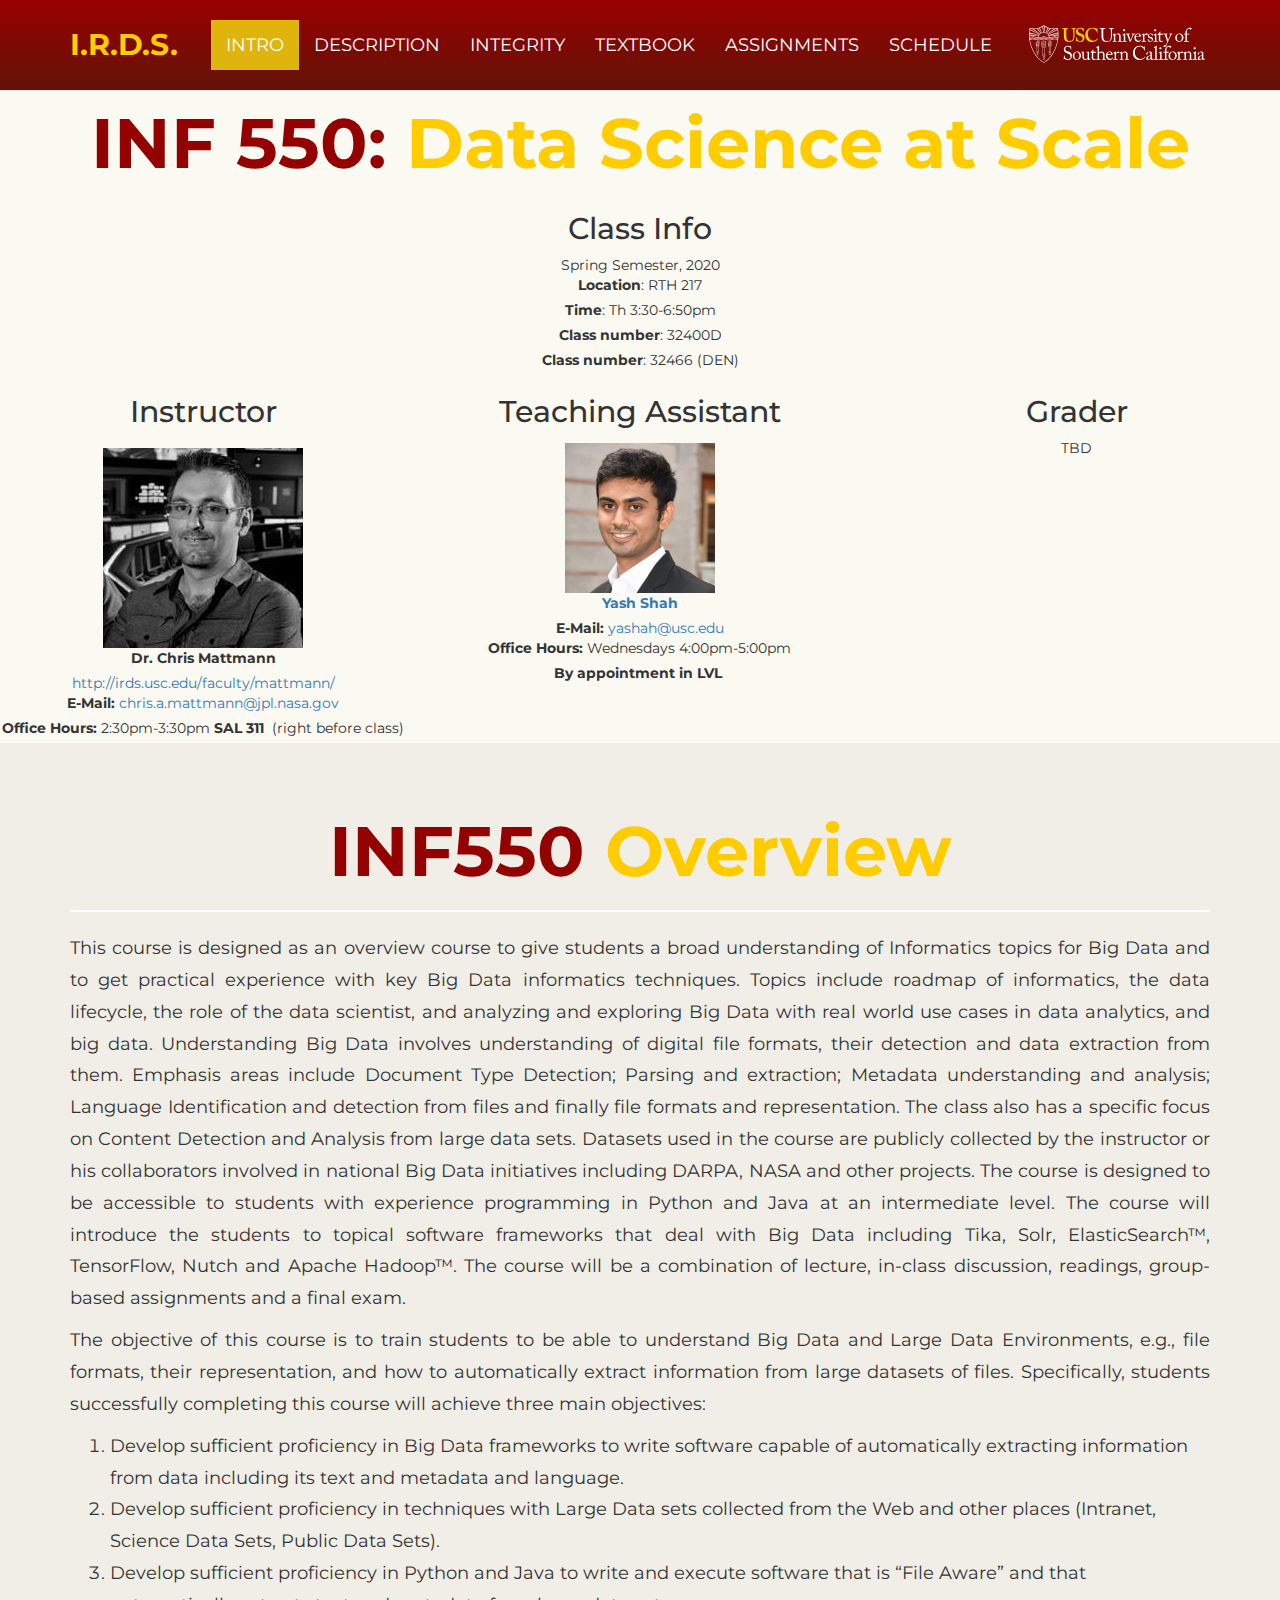
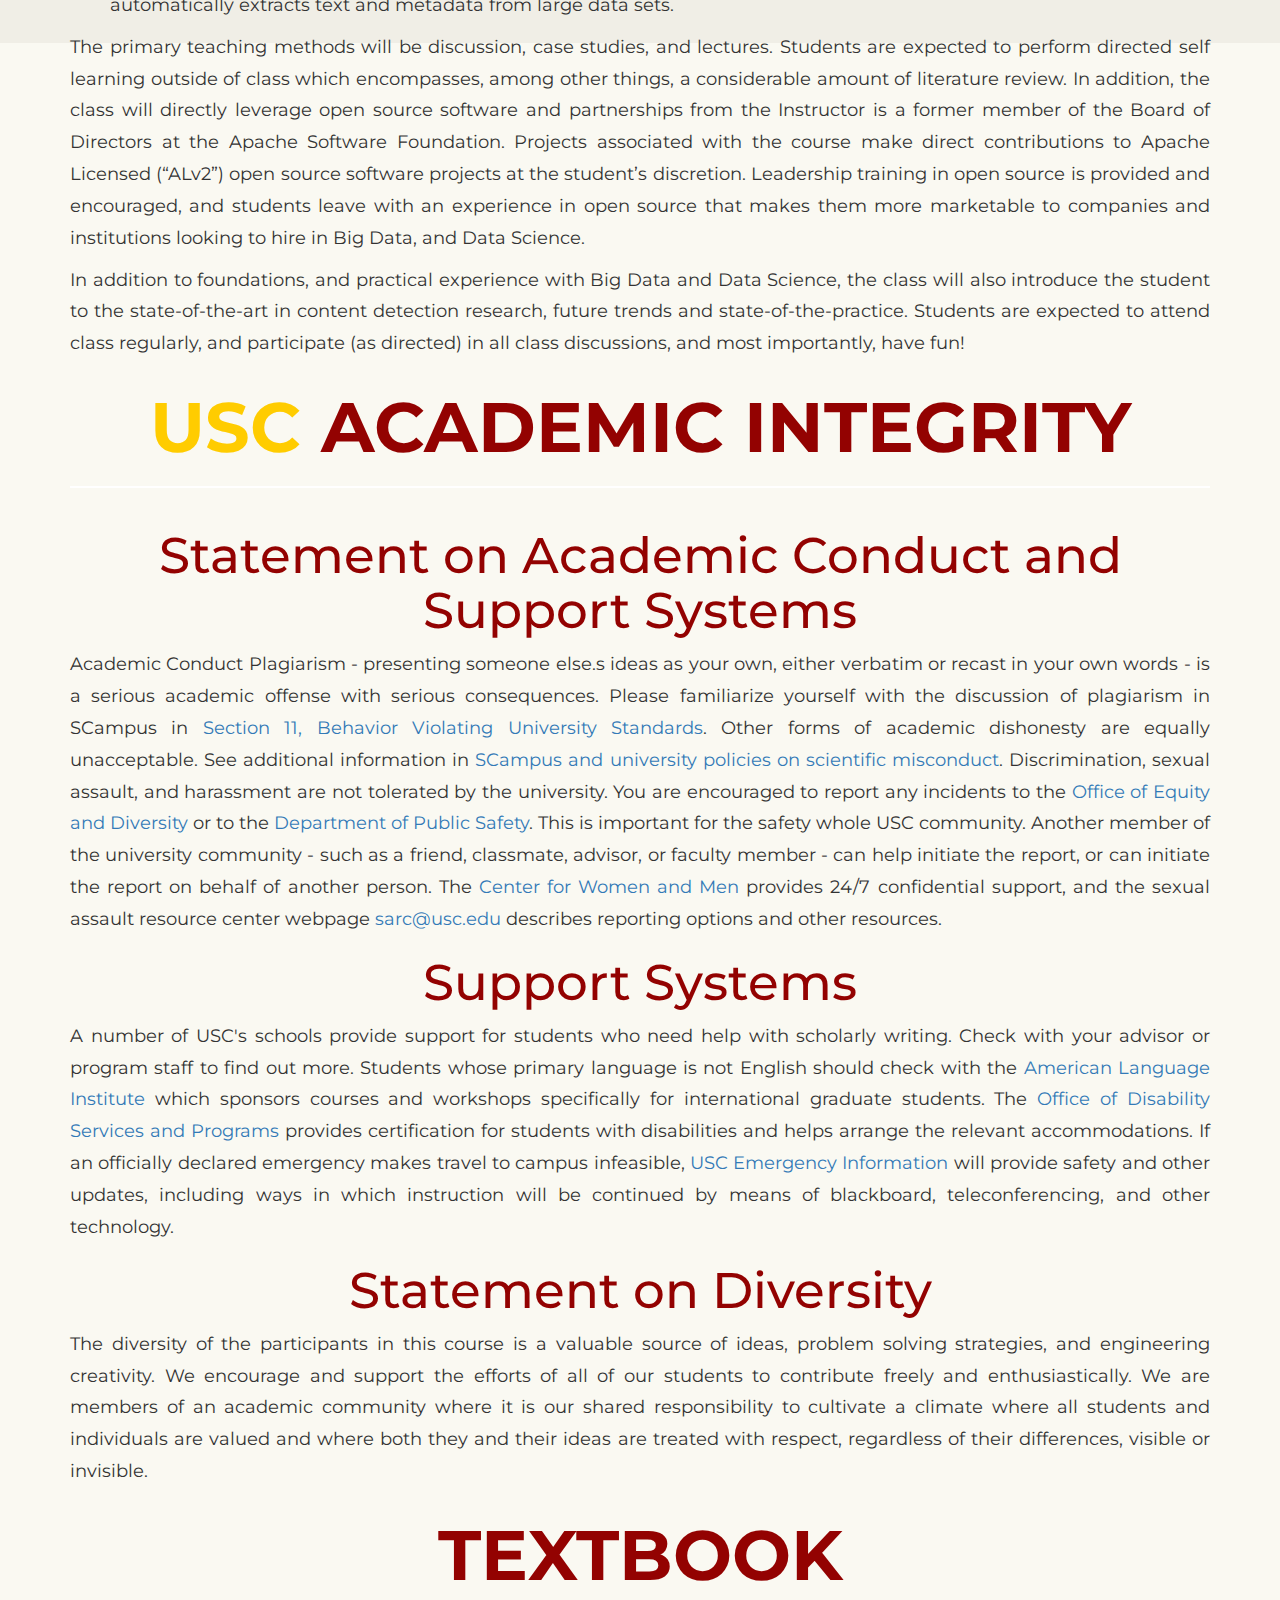
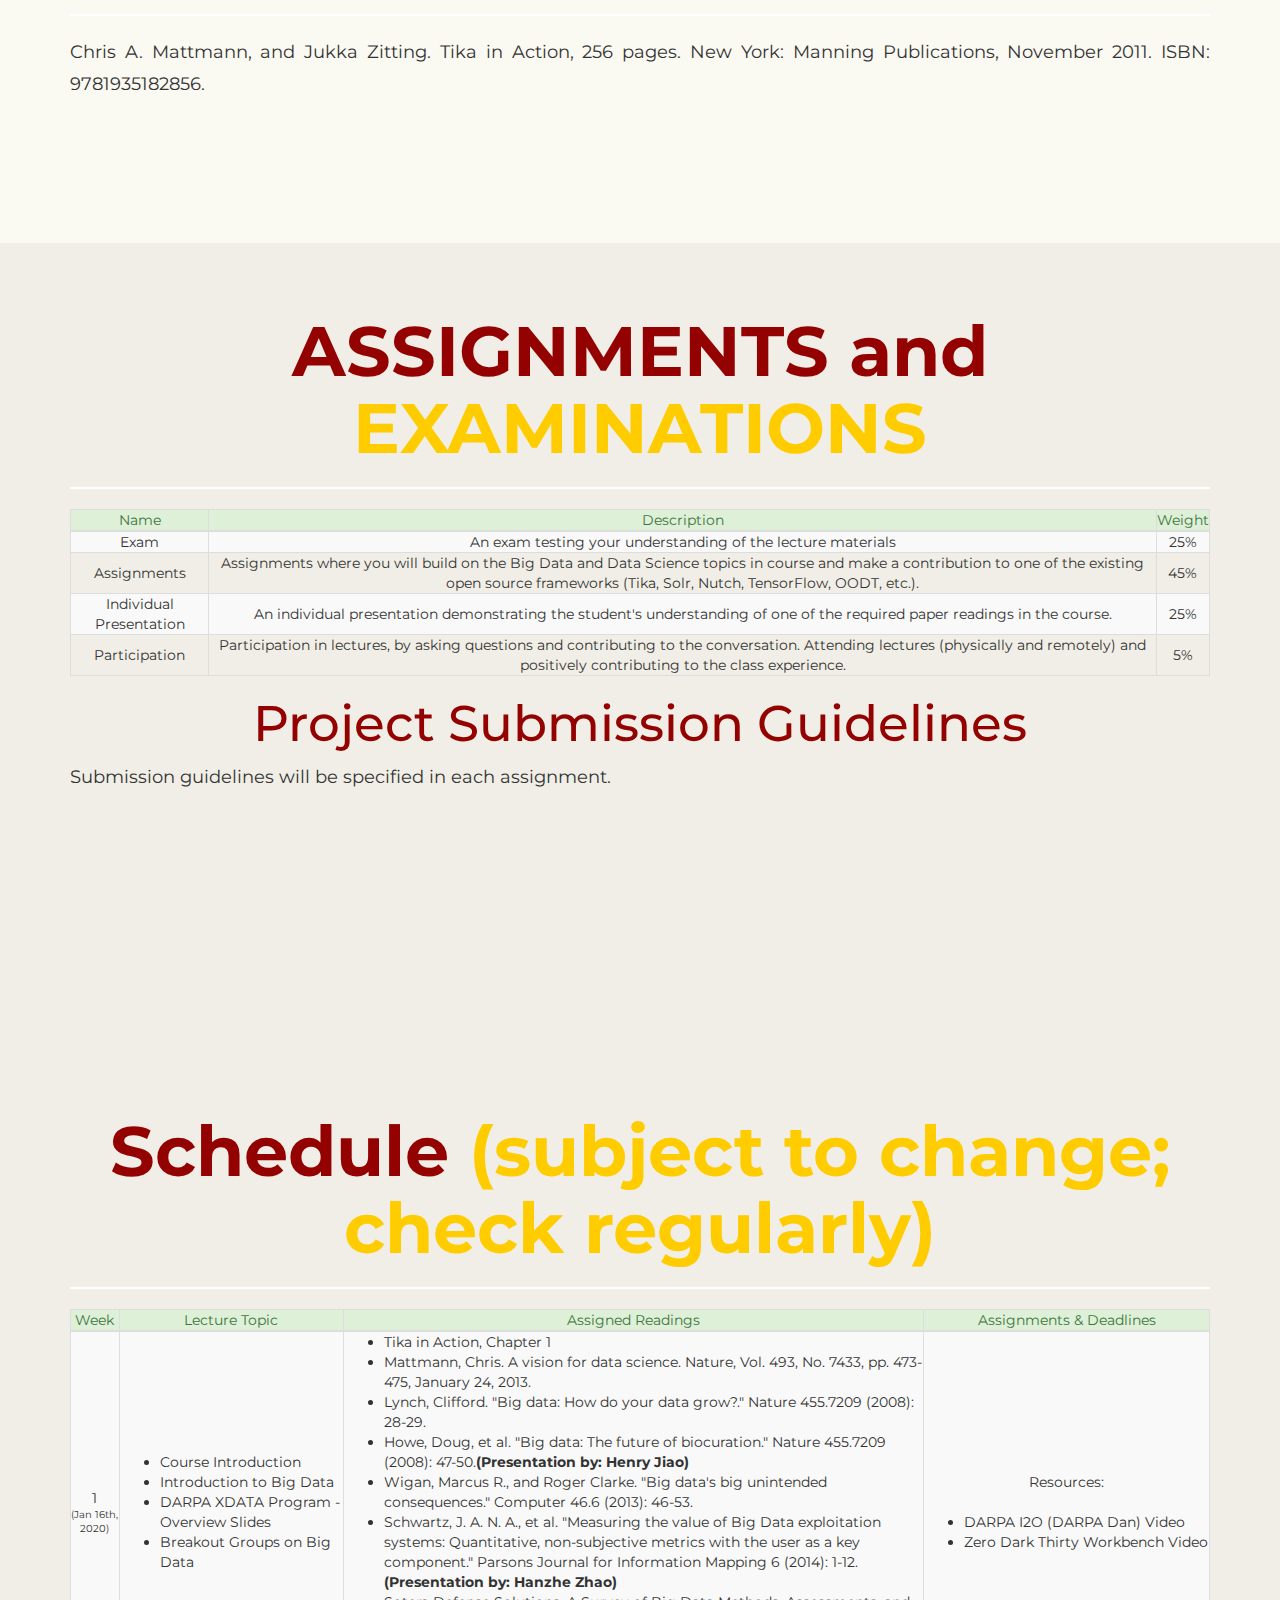
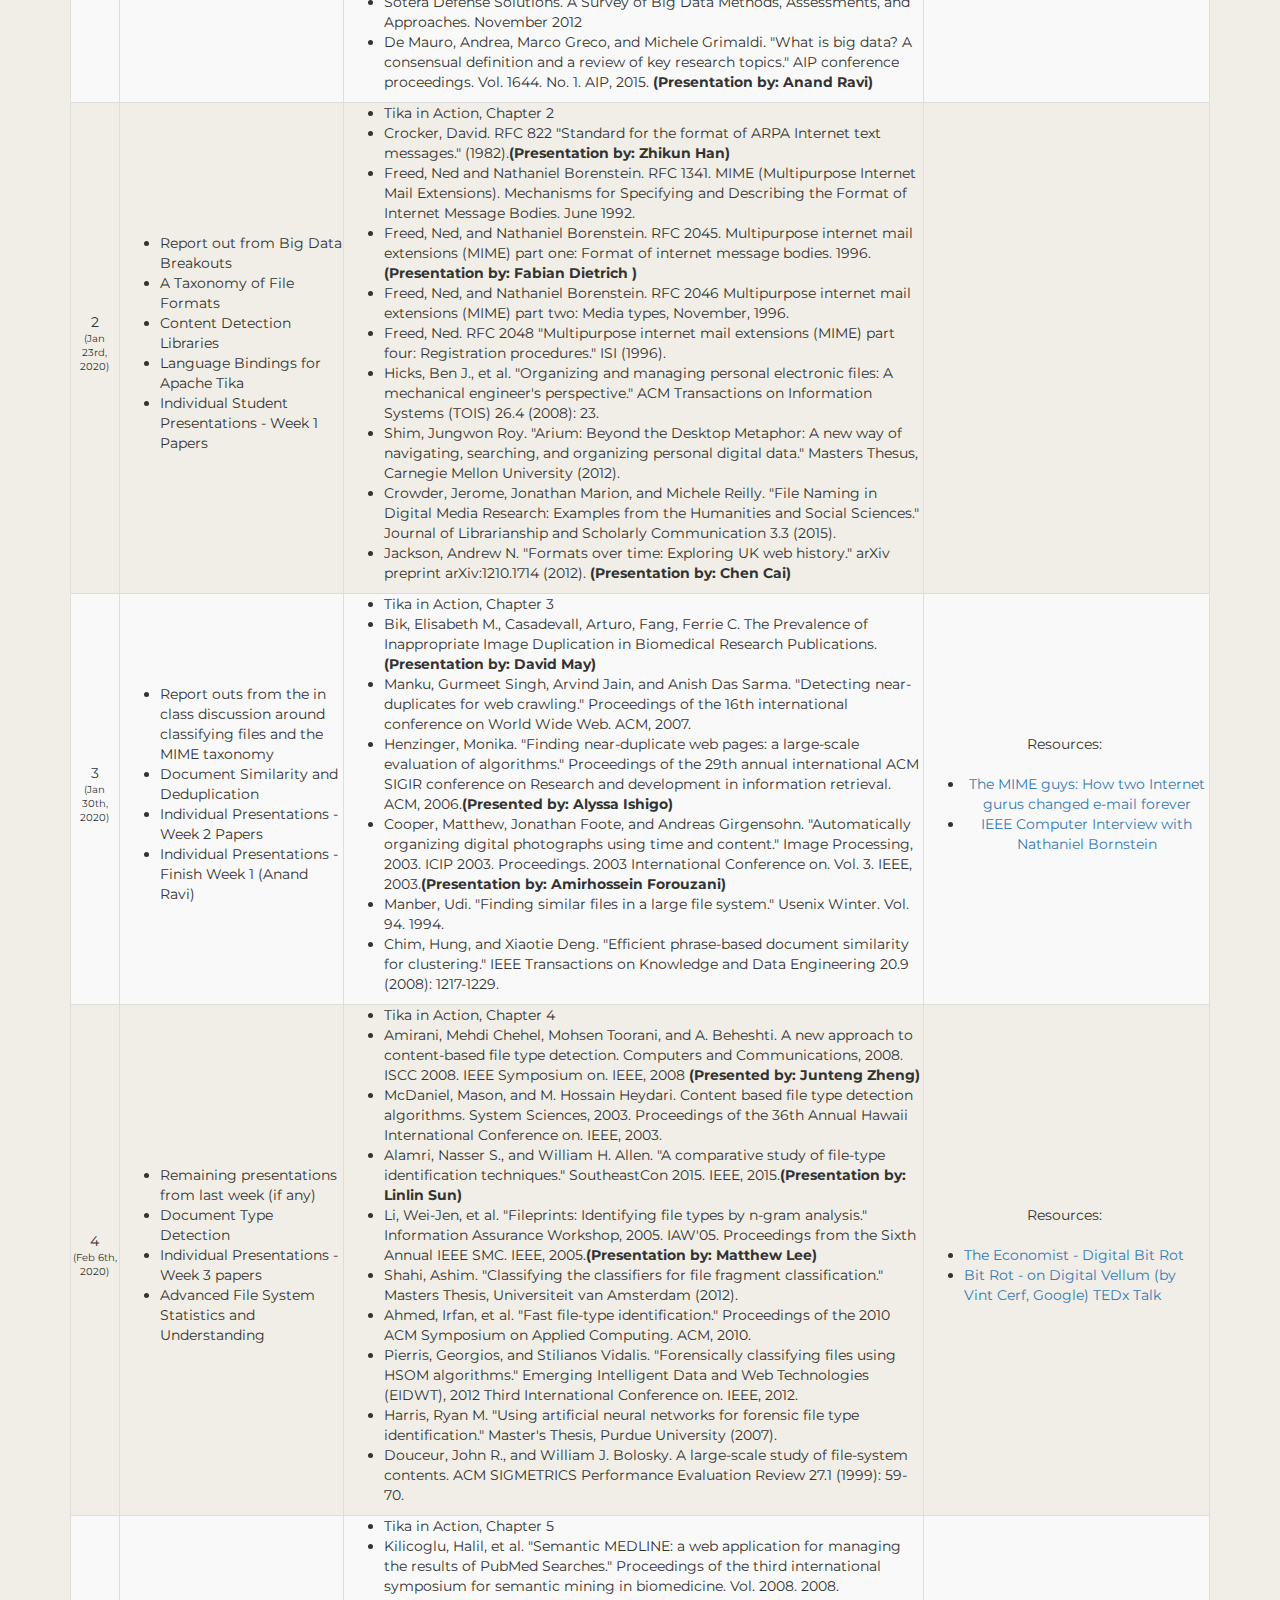
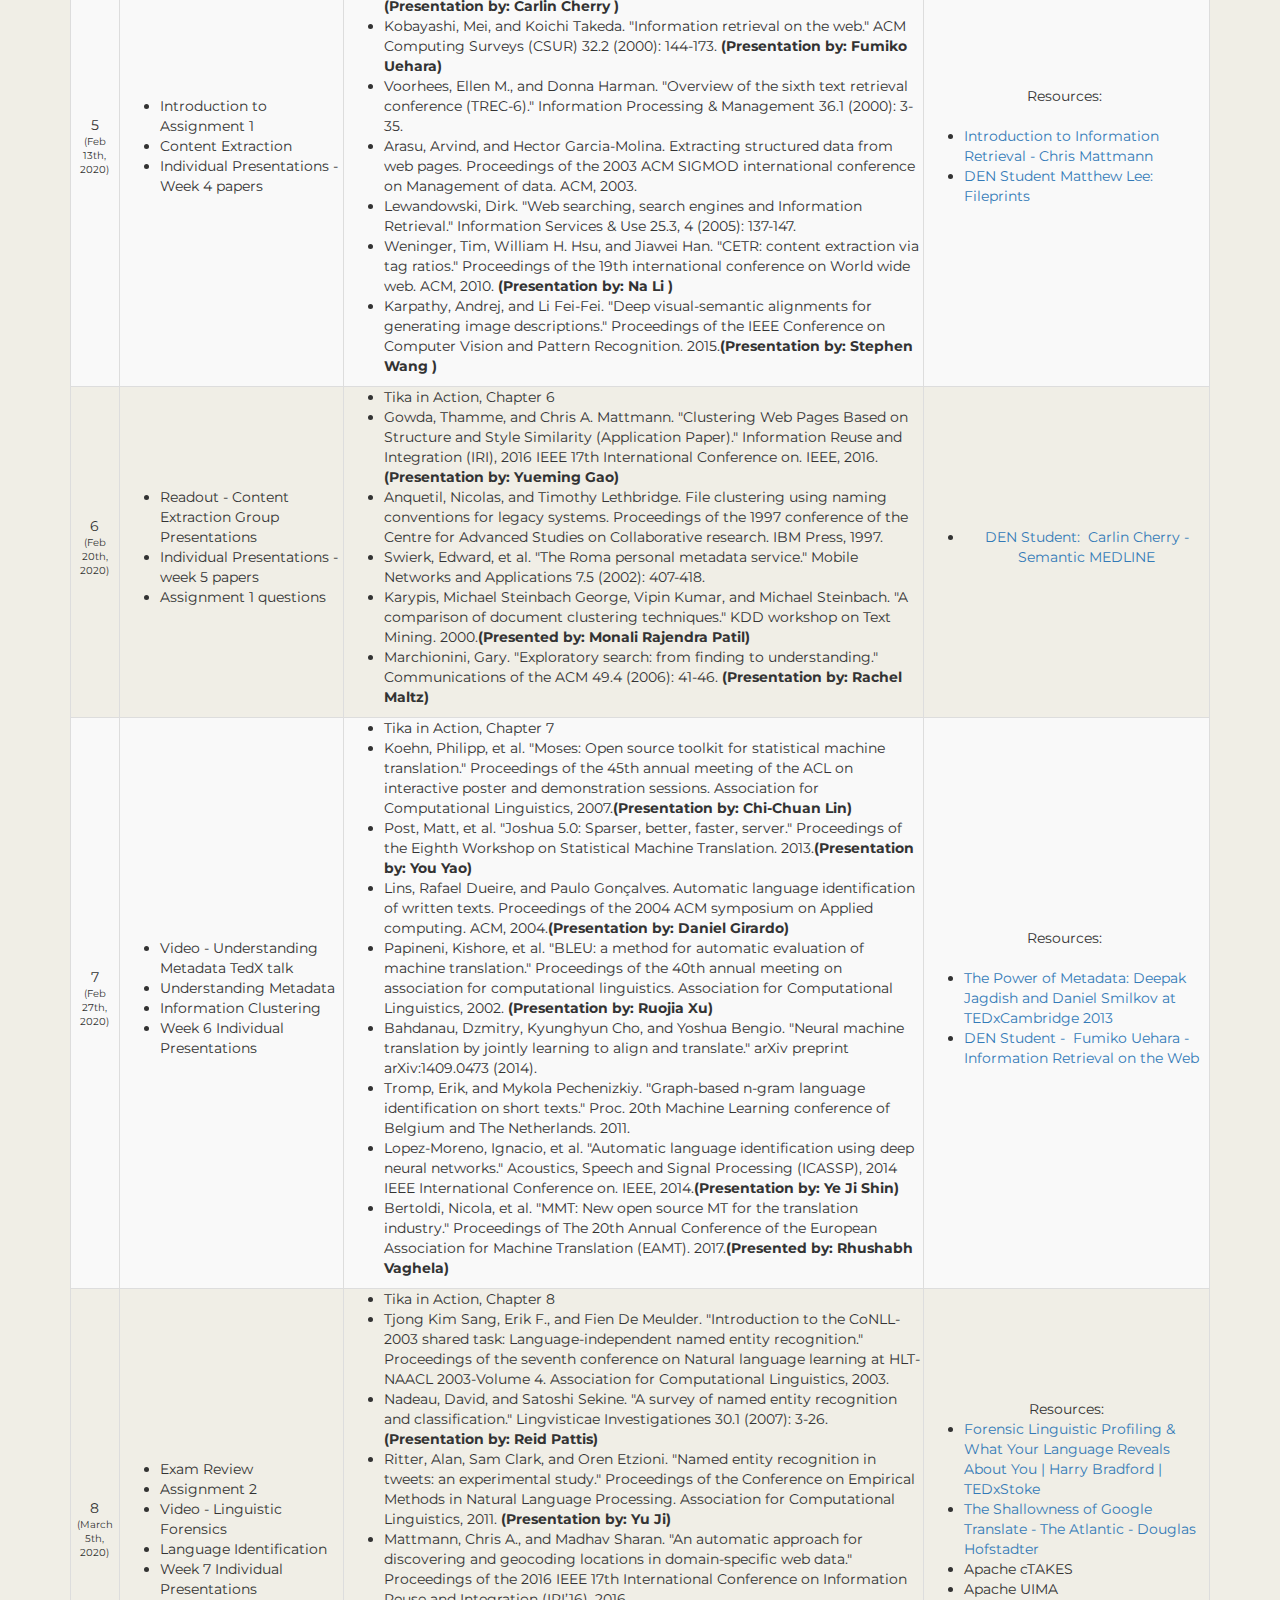
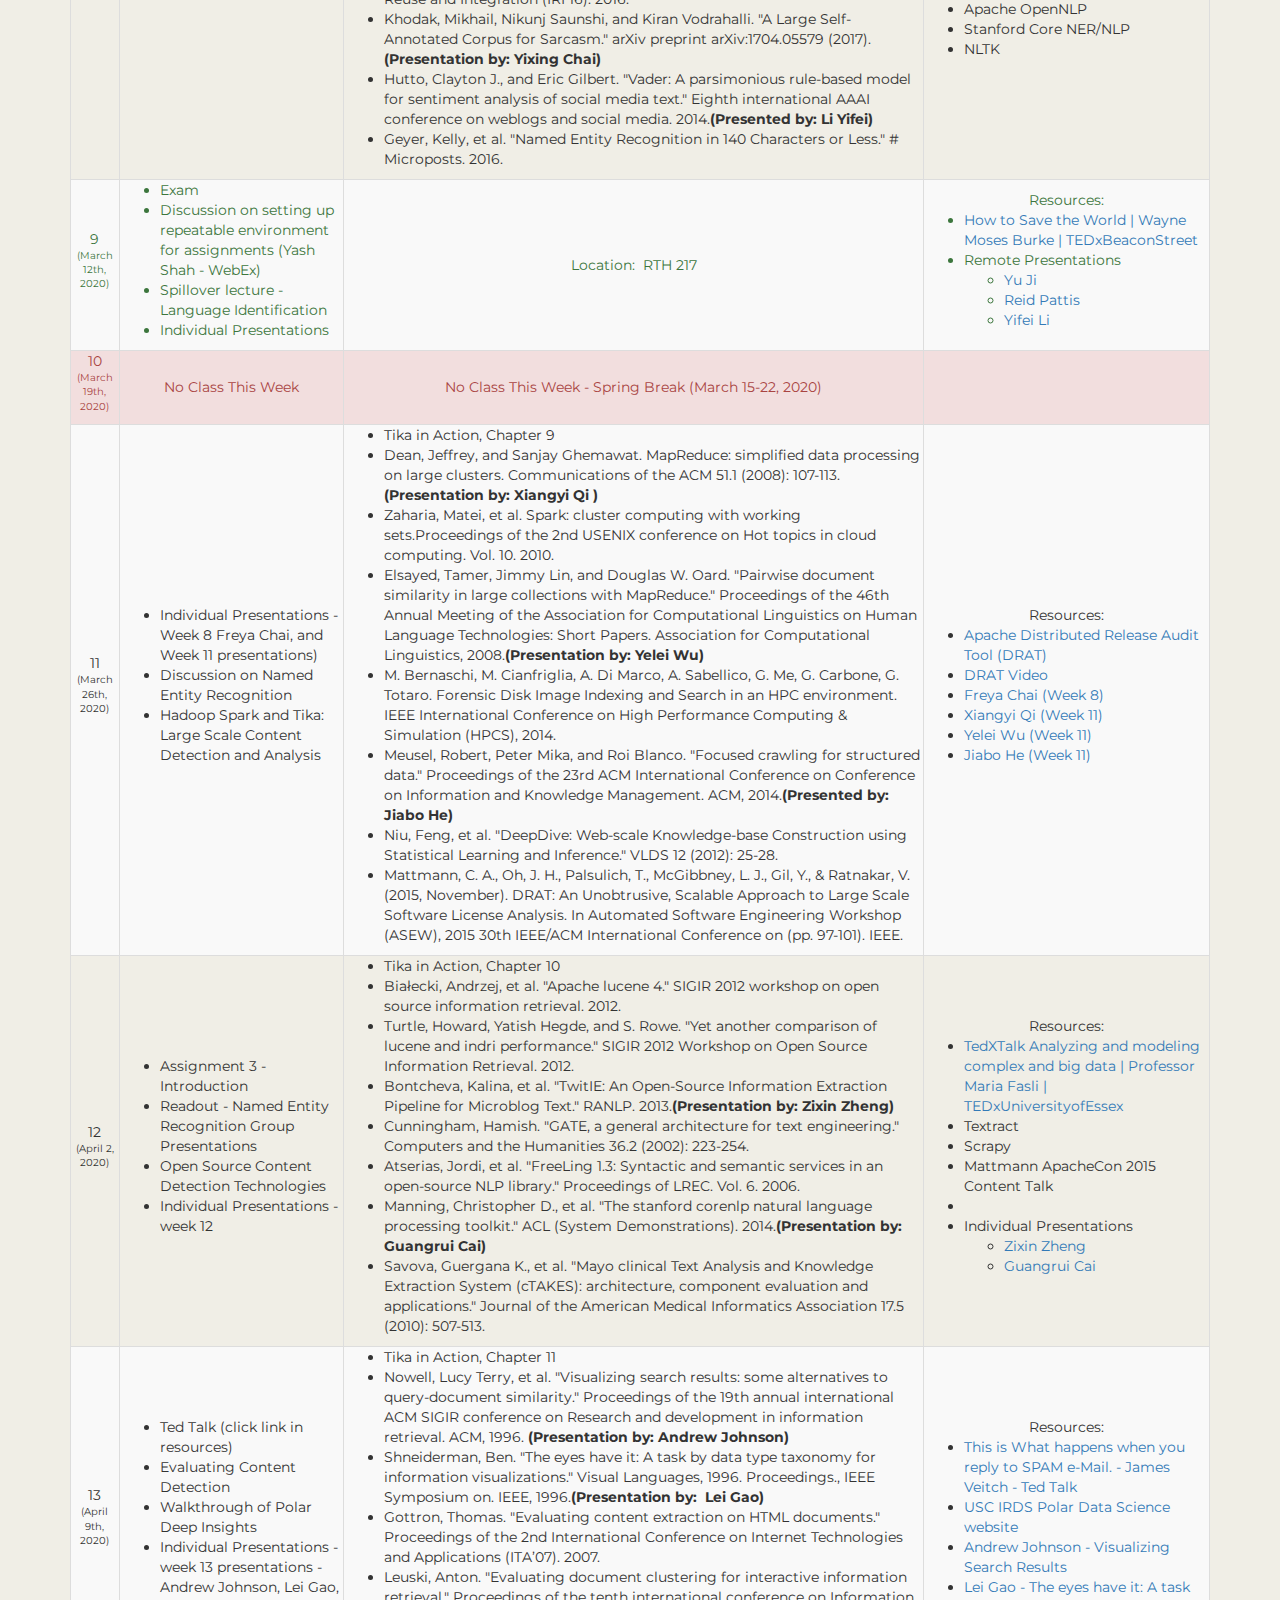
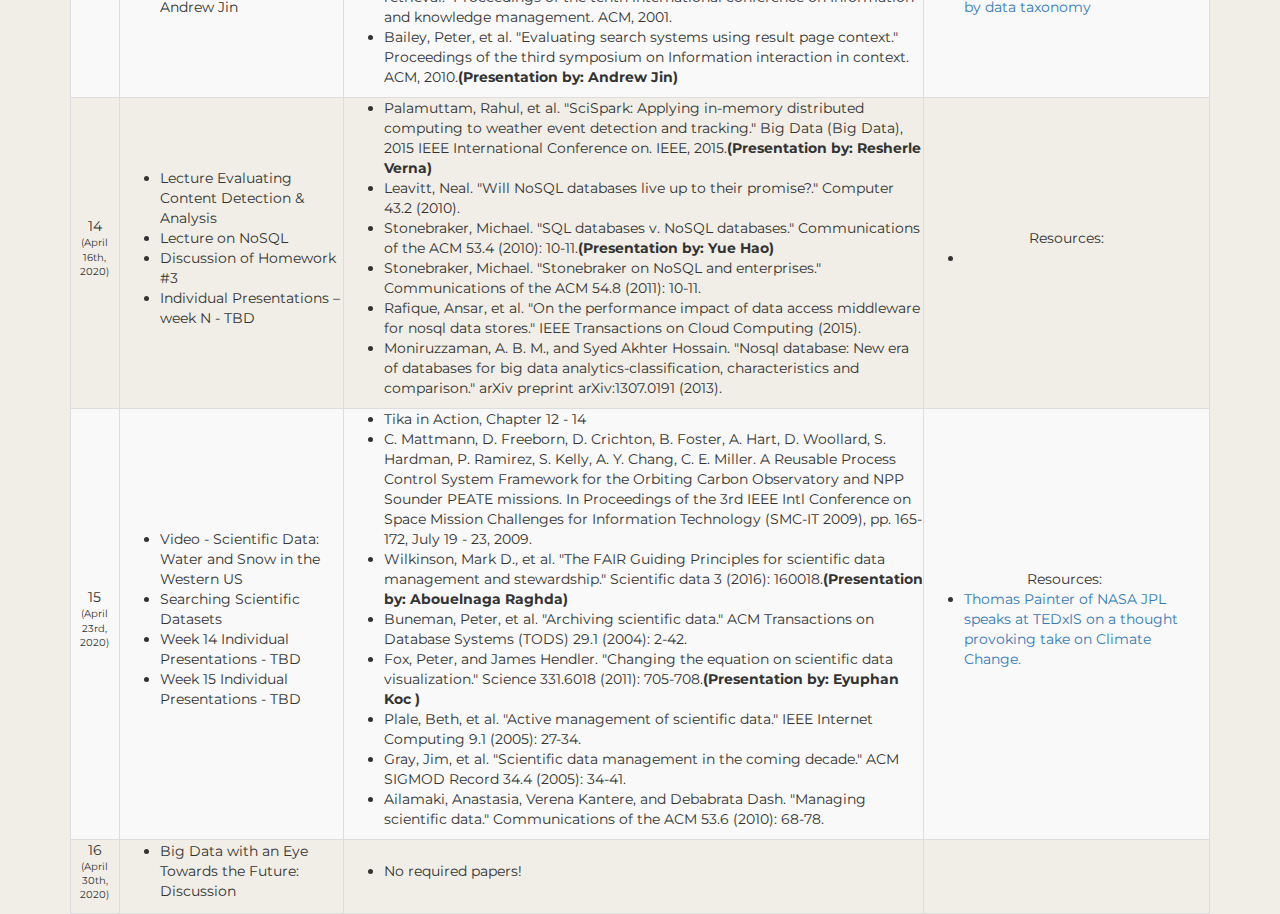
<file: classes/inf550_2020a/index.html>
<!DOCTYPE html>
<html lang="en">

<head>
    <meta charset="utf-8">
    <meta http-equiv="X-UA-Compatible" content="IE=edge">
    <meta name="viewport" content="width=device-width, initial-scale=1">
    <meta name="description" content="The IRDS mission is to research and develop new methodology and open source software to analyze, ingest, process, and manage Big Data and to turn it into information. We contribute to the world’s largest and most often downloaded open source software projects, we apply tried and true techniques including content detection and analysis, crawling, deduplication, similarity, named entity recognition, construction of inverted indices, query analysis, search, relevancy and ranking, interactive query analysis, and management of large data sets. We have expertise in data collection, working with NASA, DARPA, DHS, NIH across a number of domains, Earth Science, Planetary Science, Astronomy, defense, and private industry.">
    <meta name="keywords" content="IRDS, Data Science, Information Retrieval, Information Retrieval and Data Science, USC, Research, University of Southern California">
    <meta name="robots" content="index, follow">
    <script>
      (function(i,s,o,g,r,a,m){i['GoogleAnalyticsObject']=r;i[r]=i[r]||function(){
      (i[r].q=i[r].q||[]).push(arguments)},i[r].l=1*new Date();a=s.createElement(o),
      m=s.getElementsByTagName(o)[0];a.async=1;a.src=g;m.parentNode.insertBefore(a,m)
      })(window,document,'script','https://www.google-analytics.com/analytics.js','ga');

      ga('create', 'UA-77850818-1', 'auto');
      ga('send', 'pageview');

    </script>
    <title>USC IRDS - INF 550: Overview of Data Informatics in Large Data Environments - Spring 2020</title>

    <!-- Bootstrap Core CSS -->
    <link href="../../css/bootstrap.min.css" rel="stylesheet">

    <!-- Custom CSS -->
    <link href="../../css/scrolling-nav.css" rel="stylesheet">

    <!-- App CSS -->
    <link href="../../css/app.css" rel="stylesheet">

    <!-- Custom Fonts -->
    <link href="https://fonts.googleapis.com/css?family=Montserrat:400,700" rel="stylesheet" type="text/css">
    <link href="https://fonts.googleapis.com/css?family=Kaushan+Script" rel="stylesheet" type="text/css">
    <link href="https://fonts.googleapis.com/css?family=Droid+Serif:400,700,400italic,700italic" rel="stylesheet" type="text/css">
    <link href="https://fonts.googleapis.com/css?family=Roboto+Slab:400,100,300,700" rel="stylesheet" type="text/css">

    <!-- HTML5 Shim and Respond.js IE8 support of HTML5 elements and media queries -->
    <!-- WARNING: Respond.js doesn't work if you view the page via file:// -->
    <!--[if lt IE 9]>
        <script src="https://oss.maxcdn.com/libs/html5shiv/3.7.0/html5shiv.js"></script>
        <script src="https://oss.maxcdn.com/libs/respond.js/1.4.2/respond.min.js"></script>
    <![endif]-->

    <style type="text/css">
        .student {
            margin: 15px;
        }
    </style>

</head>

<!-- The #page-top ID is part of the scrolling feature - the data-spy and data-target are part of the built-in Bootstrap scrollspy function -->

<body id="page-top" data-spy="scroll" data-target=".navbar-fixed-top">


    <!-- Navigation -->
    <nav class="navbar navbar-custom navbar-fixed-top" role="navigation">
        <div class="container">
            <div class="navbar-header page-scroll">
                <button type="button" class="navbar-toggle" data-toggle="collapse" data-target=".navbar-ex1-collapse">
                    <span class="sr-only">Toggle navigation</span>
                    <span class="icon-bar"></span>
                    <span class="icon-bar"></span>
                    <span class="icon-bar"></span>
                </button>
                <a class="navbar-brand page-scroll" href="http://irds.usc.edu/"><b>I.R.D.S.</b></a>
            </div>

            <!-- Collect the nav links, forms, and other content for toggling -->
            <div class="collapse navbar-collapse navbar-ex1-collapse">
                  <ul class="nav navbar-nav">
                      <!-- Hidden li included to remove active class from about link when scrolled up past about section -->
                      <li class="hidden">
                          <a class="page-scroll" href="#page-top"></a>
                      </li>
                      <li>
                          <a class="page-scroll" href="#intro">INTRO</a>
                      </li>
                      <li>
                          <a class="page-scroll" href="#description">DESCRIPTION</a>
                      </li>
                      <li>
                          <a class="page-scroll" href="#integrity">INTEGRITY</a>
                      </li>
                      <li>
                          <a class="page-scroll" href="#textbook">TEXTBOOK</a>
                      </li>
                      <li>
                          <a class="page-scroll" href="#assignments">ASSIGNMENTS</a>
                      </li>
                      <li>
                          <a class="page-scroll" href="#schedule">SCHEDULE</a>
                      </li>

                  </ul>
                  <a href="http://usc.edu" class="usc-logo pull-right"><img src="../../images/usc-shield-name-white.svg" width="176px" height="38px"></a>
            </div>
            <!-- /.navbar-collapse -->
        </div>
        <!-- /.container -->
    </nav>

    <!-- Intro Section -->
    <section id="intro" class="intro-section">
     <h2 class="section-heading">INF 550: <font class="usc-color">Data Science at Scale</font></h2>

     <div class="row">
       <div class="col-md-16">
         <h2>Class Info</h2>
         Spring Semester, 2020<br/>
         <label>Location</label>: RTH 217<br/>
         <label>Time</label>: Th 3:30-6:50pm<br/>
         <label>Class number</label>: 32400D<br/>
		 <label>Class number</label>: 32466 (DEN)
       </div>
     </div>
     <div class="row"> 
      <div class="col-md-4">
            <h2>Instructor</h2>
                            <!--<span class="glyphicon glyphicon-user" aria-hidden="true"></span>-->
                            <img src="../../images/headshots/chris-mattmann.jpg" alt=""><br>
                            <label>Dr. Chris Mattmann</label><br>
                            <a href="http://irds.usc.edu/faculty/mattmann/">http://irds.usc.edu/faculty/mattmann/</a><br/>
                            <label>E-Mail: </label>&nbsp;<a href="mailto:chris.a.mattmann@jpl.nasa.gov">chris.a.mattmann@jpl.nasa.gov</a><br/>
                            <label>Office Hours:</label>&nbsp;2:30pm-3:30pm <label>SAL 311</label>&nbsp; (right before class)
       </div>  
       <div class="col-md-4">
        <h2>Teaching Assistant</h2>        
          <div class="student">
            <a href="https://www.linkedin.com/in/yashashah/" target="blank">
              <img alt="Yash Shah" src="../../images/headshots/yash-shah.jpeg"><br>
                <label>Yash Shah</label></a><br><strong>E-Mail:</strong>&nbsp;<a href="mailto:yashah@usc.edu">yashah@usc.edu</a><br>
                <label>Office Hours:</label>&nbsp;Wednesdays 4:00pm-5:00pm <label>By appointment in LVL</label>&nbsp;
          </div>
         
       </div>
       
       <div class="col-md-4">
       	  <h2>Grader</h2>
          TBD
          <!--
       	  <div class="student"><a href="https://www.linkedin.com/in/eric-chiu/" target="blank"><img alt="Ming-Chang (Eric) Chiu" src="../../images/headshots/eric-chiu.jpg"><br><label>Ming-Chang (Eric) Chiu</label></a><br><a href="mailto:mingchac@usc.edu">mingchac@usc.edu</a></div>
       	  </div>-->
       </div>



    </section>

    <!-- Overview Section -->
    <section id="description" class="about-section">
        <div class="container">
            <div class="row">
                <div class="col-lg-12">
                    <h2 class="section-heading">INF550 <font class="usc-color">Overview</font></h2>
                    <hr>
		    <p class="text-justify section-content">This course is designed as an overview course to give students a broad understanding of Informatics topics for Big Data and to get practical experience with key Big Data informatics techniques. Topics include roadmap of informatics, the data lifecycle, the role of the data scientist, and analyzing and exploring Big Data with real world use cases in data analytics, and big data. Understanding Big Data involves understanding of digital file formats, their detection and data extraction from them. Emphasis areas include Document Type Detection; Parsing and extraction; Metadata understanding and analysis; Language Identification and detection from files and finally file formats and representation. The class also has a specific focus on Content Detection and Analysis from large data sets.  Datasets used in the course are publicly collected by the instructor or his collaborators involved in national Big Data initiatives including DARPA, NASA and other projects. The course is designed to be accessible to students with experience programming in Python and Java at an intermediate level. The course will introduce the students to topical software frameworks that deal with Big Data including Tika, Solr, ElasticSearch™, TensorFlow, Nutch and Apache Hadoop™. The course will be a combination of lecture, in-class discussion, readings, group-based assignments and a final exam.</p>
                </div>
            </div>
            <div class="row">
            	<div class="col-lg-12">
            	<p class="text-justify section-content">The objective of this course is to train students to be able to understand Big Data and Large Data Environments, e.g., file formats, their representation, and how to automatically extract information from large datasets of files. Specifically, students successfully completing this course will achieve three main objectives:
			    </p>
			 
			    <ol class="text-left section-content">
			      <li>Develop sufficient proficiency in Big Data frameworks to write software capable of automatically extracting information from data including its text and metadata and language.</li>
			      <li>Develop sufficient proficiency in techniques with Large Data sets collected from the Web and other places (Intranet, Science Data Sets, Public Data Sets).</li>
			      <li>Develop sufficient proficiency in Python and Java to write and execute software that is “File Aware” and that automatically extracts text and metadata from large data sets.</li>
			    </ol>
				</div>
			</div>
			
			<div class="row">
			   <div class="col-lg-12">
				<p class="text-justify section-content">The primary teaching methods will be discussion, case studies, and lectures.  Students are expected to perform directed self learning outside of class which encompasses, among other things, a considerable amount of literature review.  In addition, the class will directly leverage open source software and partnerships from the Instructor is a former member of the Board of Directors at the Apache Software Foundation. Projects associated with the course make direct contributions to Apache Licensed (“ALv2”) open source software projects at the student’s discretion. Leadership training in open source is provided and encouraged, and students leave with an experience in open source that makes them more marketable to companies and institutions looking to hire in Big Data, and Data Science.
				</p>

			    <p class="text-justify section-content">
				In addition to foundations, and practical experience with Big Data and Data Science, the class will also introduce the student to the state-of-the-art in content detection research, future trends and state-of-the-practice. Students are expected to attend class regularly, and participate (as directed) in all class discussions, and most importantly, have fun!
			    </p>
         
            	</div>
            	
            </div>
       
        </div>
    </section>

    <!-- Academic Integrity Section -->
    <section id="integrity" class="faculty-section">
        <div class="container">
            <div class="row">
                <div class="col-lg-12">
                    <h2 class="section-heading"><font class="usc-color">USC</font> ACADEMIC INTEGRITY</h2>
                    <hr>
                    <div class="row">
                        <div class="col-md-12">
                            <h3 class="section-heading">Statement on Academic Conduct and Support Systems</h3>
                            <p class="text-justify section-content">
                              Academic Conduct Plagiarism - presenting someone else.s ideas as your own, either verbatim or recast in your own words - is a serious academic offense with serious consequences. Please familiarize yourself with the discussion of plagiarism in SCampus in <a href="https://scampus.usc.edu/1100-behavior-violating-university-standards-and-appropriate-sanctions/ ">Section 11, Behavior Violating University Standards</a>. Other forms of academic dishonesty are equally unacceptable. See additional information in <a href="http://policy.usc.edu/scientific-misconduct/">SCampus and university policies on scientific misconduct</a>. Discrimination, sexual assault, and harassment are not tolerated by the university. You are encouraged to report any incidents to the <a href="http://equity.usc.edu/">Office of Equity and Diversity</a> or to the <a href="http://capsnet.usc.edu/department/department-public-safety/online-forms/contact-us">Department of Public Safety</a>. This is important for the safety whole USC community. Another member of the university community - such as a friend, classmate, advisor, or faculty member - can help initiate the report, or can initiate the report on behalf of another person. The <a href="http://www.usc.edu/student-affairs/cwm/">Center for Women and Men</a> provides 24/7 confidential support, and the sexual assault resource center webpage <a href="mailto:sarc@usc.edu">sarc@usc.edu</a> describes reporting options and other resources.
							</p>
							
							<h3 class="section-heading">Support Systems</h3>
							<p class="text-justify section-content">
								A number of USC's schools provide support for students who need help with scholarly writing. Check with your advisor or program staff to find out more. Students whose primary language is not English should check with the <a href="http://dornsife.usc.edu/ali">American Language Institute</a> which sponsors courses and workshops specifically for international graduate students. The <a href="http://sait.usc.edu/academicsupport/centerprograms/dsp/home_index.html">Office of Disability Services and Programs</a> provides certification for students with disabilities and helps arrange the relevant accommodations. If an officially declared emergency makes travel to campus infeasible, <a href="http://emergency.usc.edu/">USC Emergency Information</a> will provide safety and other updates, including ways in which instruction will be continued by means of blackboard, teleconferencing, and other technology.
							</p>
							
							<h3 class="section-heading">Statement on Diversity</h3>
                            <p class="text-justify section-content">The diversity of the participants in this course is a valuable source of ideas, problem solving strategies, and engineering creativity. We encourage and support the efforts of all of our students to contribute freely and enthusiastically. We are members of an academic community where it is our shared responsibility to cultivate a climate where all students and individuals are valued and where both they and their ideas are treated with respect, regardless of their differences, visible or invisible.
                            </p>
                        </div>
                    </div>
                </div>
            </div>
        </div>
    </section>
    
 
  <!-- Textbook section -->

  <section id="textbook" class="faculty-section">
    <div class="container">
      <div class="row">
        <div class="col-lg-12">
          <h2 class="section-heading">TEXTBOOK</h2>
          <hr>
          
          <p class="text-justify section-content">
          	Chris A. Mattmann, and Jukka Zitting. Tika in Action, 256 pages. New York: Manning Publications, November 2011. ISBN: 9781935182856.
          </p>
        </div>
      </div>
    </div>
  </section>

  <!-- Assignments Section -->
  <section id="assignments" class="about-section fix-height">
    <div class="container">
      <div class="row">
        <div class="col-lg-12">
			<h2 class="section-heading">ASSIGNMENTS and <font class="usc-color">EXAMINATIONS</font></h2>
          <hr>
            <table class="table-bordered table-striped table-dark">
            	<thead class="alert-success">
            		<td>Name</td>
            		<td>Description</td>
            		<td>Weight</td>
            	</thead>
                <tr>
                	<td>Exam</td>
                	<td>An exam testing your understanding of the lecture materials</td>
                	<td>25%</td>
                </tr>                
                <tr>
                	<td>Assignments</td>
                	<td>Assignments where you will build on the Big Data and Data Science topics in course and make a contribution to one of the existing open source frameworks (Tika, Solr, Nutch, TensorFlow, OODT, etc.).</td>
                	<td>45%</td>
                </tr>   
                <tr>
                	<td>Individual Presentation</td>
                	<td>An individual presentation demonstrating the student's understanding of one of the required paper readings in the course.</td>
                	<td>25%</td>
                </tr>
                <tr>
                	<td>Participation</td>
                	<td>Participation in lectures, by asking questions and contributing to the conversation. Attending lectures (physically and remotely) and positively contributing to the class experience.</td>
                	<td>5%</td>
                </tr>
			</table>
			
			<h3 class="section-heading">Project Submission Guidelines</h3>
			<p class="text-justify section-content">
			Submission guidelines will be specified in each assignment.	
			</p>


        </div>
      </div>
	  </div>
  </section>


  <!-- Schedule section -->
  <section id="schedule" class="contact-section">
    <div class="container">
      <div class="row">
        <div class="col-md-12">
          <h2 class="section-heading">Schedule <font class="usc-color">(subject to change; check regularly)</font></h2><hr/>
          <table class="table-bordered table-striped table-dark">
            	<thead class="alert-success">
            		<td>Week</td>
            		<td>Lecture Topic</td>
            		<td>Assigned Readings</td>
            		<td>Assignments &amp; Deadlines</td>
            	</thead>
            	
            	<tr>
            		<td>1<br/><p class="text-emphasis-style" style="font-size:10px;">(Jan 16th, 2020)</p></td>
            		<td><ul class="text-left">
            			<li>Course Introduction</li>
            			<li>Introduction to Big Data</li>
            			<li>DARPA XDATA Program - Overview Slides</li>
            			<li>Breakout Groups on Big Data</li>
            		</ul></td>
					<td><ul class="text-left"><li>Tika in Action, Chapter 1</li>
                        <li>Mattmann, Chris. A vision for data science. Nature, Vol. 493, No. 7433, pp. 473-475, January 24, 2013.</li>
                        <li>Lynch, Clifford. "Big data: How do your data grow?." Nature 455.7209 (2008): 28-29.</li>
                        <li>Howe, Doug, et al. "Big data: The future of biocuration." Nature 455.7209 (2008): 47-50.<strong>(Presentation by: Henry Jiao)</strong></li>
                        <li>Wigan, Marcus R., and Roger Clarke. "Big data's big unintended consequences." Computer 46.6 (2013): 46-53.</li>
                        <li>Schwartz, J. A. N. A., et al. "Measuring the value of Big Data exploitation systems: Quantitative, non-subjective metrics with the user as a key component." Parsons Journal for Information Mapping 6 (2014): 1-12.<strong>(Presentation by: Hanzhe Zhao)</strong></li>
                        <li>Sotera Defense Solutions. A Survey of Big Data Methods, Assessments, and Approaches. November 2012</li>
                        <li>De Mauro, Andrea, Marco Greco, and Michele Grimaldi. "What is big data? A consensual definition and a review of key research topics." AIP conference proceedings. Vol. 1644. No. 1. AIP, 2015. <strong>(Presentation by: Anand Ravi)</strong></li>
						</ul>
           	        </td>
           	        <td>Resources:<br/><br>
           	           <ul class="text-left">
           	           	  <li>DARPA I2O (DARPA Dan) Video</li>
           	           	  <li>Zero Dark Thirty Workbench Video</li>
           	           </ul>

           	        </td>
            	</tr>

            	<tr>
            		<td>2<br/><p class="text-emphasis-style" style="font-size:10px;">(Jan 23rd, 2020)</p></td>
            		<td><ul class="text-left">
            		    <li>Report out from Big Data Breakouts</li>
            			<li>A Taxonomy of File Formats</li>
						<li>Content Detection Libraries</li>
                        <li>Language Bindings for Apache Tika</li>
                        <li>Individual Student Presentations - Week 1 Papers</li>
            		</ul></td>
					<td><ul class="text-left"><li>Tika in Action, Chapter 2</li>
                        <li>Crocker, David. RFC 822 "Standard for the format of ARPA Internet text messages." (1982).<strong>(Presentation by: Zhikun Han)</strong></li>   
                        <li>Freed, Ned and Nathaniel Borenstein. RFC 1341. MIME  (Multipurpose Internet Mail Extensions).  Mechanisms for Specifying and Describing
                       the Format of Internet Message Bodies. June 1992.</li>
                        <li>Freed, Ned, and Nathaniel Borenstein. RFC 2045. Multipurpose internet mail extensions (MIME) part one: Format of internet message bodies. 1996.<strong>(Presentation by: Fabian Dietrich )</strong></li>                    
                        <li>Freed, Ned, and Nathaniel Borenstein. RFC 2046 Multipurpose internet mail extensions (MIME) part two: Media types, November, 1996.<strong>&nbsp;</strong></li>
                        <li>Freed, Ned. RFC 2048 "Multipurpose internet mail extensions (MIME) part four: Registration procedures." ISI (1996).</li>
                        <li>Hicks, Ben J., et al. "Organizing and managing personal electronic files: A mechanical engineer's perspective." ACM Transactions on Information Systems (TOIS) 26.4 (2008): 23.</li>
                        <li>Shim, Jungwon Roy. "Arium: Beyond the Desktop Metaphor: A new way of navigating, searching, and organizing personal digital data." Masters Thesus, Carnegie Mellon University (2012).</li>
                        <li>Crowder, Jerome, Jonathan Marion, and Michele Reilly. "File Naming in Digital Media Research: Examples from the Humanities and Social Sciences." Journal of Librarianship and Scholarly Communication 3.3 (2015).</li>
                        <li>Jackson, Andrew N. "Formats over time: Exploring UK web history." arXiv preprint arXiv:1210.1714 (2012). <strong>(Presentation by: Chen Cai)</strong></li>
						</ul>
           	        </td>
           	        <td>&nbsp;</td>
            	</tr>
            	
             	<tr>
            		<td>3<br/>
           		    <p class="text-emphasis-style" style="font-size:10px;">(Jan 30th, 2020)</p></td>
            		<td><ul class="text-left">
            		    <li>Report outs from the in class discussion around classifying files and the MIME taxonomy</li>
						<li>Document Similarity and Deduplication</li>
           		        <li>Individual Presentations - Week 2 Papers</li>
						<li>Individual Presentations - Finish Week 1 (Anand Ravi)</li>
            		</ul></td>
					<td><ul class="text-left"><li>Tika in Action, Chapter 3</li>
                        <li>Bik, Elisabeth M., Casadevall, Arturo, Fang, Ferrie C. The Prevalence of Inappropriate Image Duplication in Biomedical Research Publications.<strong>(Presentation by: David May)</strong></li>
                        <li>Manku, Gurmeet Singh, Arvind Jain, and Anish Das Sarma. "Detecting near-duplicates for web crawling." Proceedings of the 16th international conference on World Wide Web. ACM, 2007.<strong>&nbsp;</strong></li>
                        <li>Henzinger, Monika. "Finding near-duplicate web pages: a large-scale evaluation of algorithms." Proceedings of the 29th annual international ACM SIGIR conference on Research and development in information retrieval. ACM, 2006.<strong>(Presented by: Alyssa Ishigo)</strong></li>
                        <li>Cooper, Matthew, Jonathan Foote, and Andreas Girgensohn. "Automatically organizing digital photographs using time and content." Image Processing, 2003. ICIP 2003. Proceedings. 2003 International Conference on. Vol. 3. IEEE, 2003.<strong>(Presentation by:&nbsp;Amirhossein Forouzani)&nbsp;&nbsp;</strong></li>
						<li>Manber, Udi. "Finding similar files in a large file system." Usenix Winter. Vol. 94. 1994.</li>
						<li>Chim, Hung, and Xiaotie Deng. "Efficient phrase-based document similarity for clustering." IEEE Transactions on Knowledge and Data Engineering 20.9 (2008): 1217-1229.</li>
						</ul>
           	        </td>
           	        <td>Resources:&nbsp;<br/><br/><ul classs="text-left">
           	        	<li><a href="https://www.networkworld.com/article/2199390/uc-voip/the-mime-guys--how-two-internet-gurus-changed-e-mail-forever.html">The MIME guys: How two Internet gurus changed e-mail forever</a></li>
            		    <li><a href="https://www.youtube.com/watch?v=LOUqh5xw99w">IEEE Computer Interview with Nathaniel Bornstein</a></li>
           	        </ul></td>
            	</tr>
            	
             	<tr>
            		<td>4<br/>
           		    <p class="text-emphasis-style" style="font-size:10px;">(Feb 6th, 2020)</p></td>
            		<td><ul class="text-left">
            		  <li>Remaining presentations from last week (if any) </li>
					  <li>Document Type Detection</li>
				      <li>Individual Presentations - Week 3 papers</li>
					  <li>Advanced File System Statistics and Understanding</li>
            		</ul></td>
					<td><ul class="text-left"><li>Tika in Action, Chapter 4</li>
					  <li>Amirani, Mehdi Chehel, Mohsen Toorani, and A. Beheshti. A new approach to content-based file type detection. Computers and Communications, 2008. ISCC 2008. IEEE Symposium on. IEEE, 2008 <strong>(Presented by: Junteng Zheng)</strong> </li>
					  <li>McDaniel, Mason, and M. Hossain Heydari. Content based file type detection algorithms. System Sciences, 2003. Proceedings of the 36th Annual Hawaii International Conference on. IEEE, 2003.<strong>&nbsp;&nbsp;</strong></li>
					  <li>Alamri, Nasser S., and William H. Allen. "A comparative study of file-type identification techniques." SoutheastCon 2015. IEEE, 2015.<strong>(Presentation by: Linlin Sun)</strong></li>
					  <li>Li, Wei-Jen, et al. "Fileprints: Identifying file types by n-gram analysis." Information Assurance Workshop, 2005. IAW'05. Proceedings from the Sixth Annual IEEE SMC. IEEE, 2005.<strong>(Presentation by: Matthew Lee)</strong></li>
					  <li>Shahi, Ashim. "Classifying the classifiers for file fragment classification." Masters Thesis, Universiteit van Amsterdam (2012).</li>
						<li>Ahmed, Irfan, et al. "Fast file-type identification." Proceedings of the 2010 ACM Symposium on Applied Computing. ACM, 2010.</li>
						<li>Pierris, Georgios, and Stilianos Vidalis. "Forensically classifying files using HSOM algorithms." Emerging Intelligent Data and Web Technologies (EIDWT), 2012 Third International Conference on. IEEE, 2012.</li>
						<li>Harris, Ryan M. "Using artificial neural networks for forensic file type identification." Master's Thesis, Purdue University (2007).</li>
						<li>Douceur, John R., and William J. Bolosky. A large-scale study of file-system contents. ACM SIGMETRICS Performance Evaluation Review 27.1 (1999): 59-70.</li>
						</ul>
           	        </td>
           	        <td>Resources:&nbsp;<br/><br/>
           	          <ul class="text-left">
           	          	  <li><a href="http://www.economist.com/node/21553445">The Economist - Digital Bit Rot</a></li>
           	          	  <li><a href="https://www.youtube.com/watch?v=GV0A82TCrf0">Bit Rot - on Digital Vellum (by Vint Cerf, Google) TEDx Talk</a></li>
           	          </ul></td>
            	</tr>
            	
              	<tr>
            		<td>5<br/>
           		    <p class="text-emphasis-style" style="font-size:10px;">(Feb 13th, 2020)</p></td>
            		<td><ul class="text-left">
            		    <li>Introduction to Assignment 1</li>
           		        <li>Content Extraction</li>
<li>Individual Presentations - Week 4 papers</li>
            		</ul></td>
					<td><ul class="text-left"><li>Tika in Action, Chapter 5</li>
					  <li>Kilicoglu, Halil, et al. "Semantic MEDLINE: a web application for managing the results of PubMed Searches." Proceedings of the third international symposium for semantic mining in biomedicine. Vol. 2008. 2008.<strong>(Presentation by: Carlin Cherry )</strong></li>
					  <li>Kobayashi, Mei, and Koichi Takeda. "Information retrieval on the web." ACM Computing Surveys (CSUR) 32.2 (2000): 144-173.<strong>&nbsp;(Presentation by: Fumiko Uehara)&nbsp;&nbsp;</strong></li>
					  <li>Voorhees, Ellen M., and Donna Harman. "Overview of the sixth text retrieval conference (TREC-6)." Information Processing &amp; Management 36.1 (2000): 3-35.<strong>&nbsp;</strong></li>
					  <li>Arasu, Arvind, and Hector Garcia-Molina. Extracting structured data from web pages. Proceedings of the 2003 ACM SIGMOD international conference on Management of data. ACM, 2003.<strong>&nbsp;</strong></li>
					  <li>Lewandowski, Dirk. "Web searching, search engines and Information Retrieval." Information Services &amp; Use 25.3, 4 (2005): 137-147. <strong>&nbsp;</strong></li>
						<li>Weninger, Tim, William H. Hsu, and Jiawei Han. "CETR: content extraction via tag ratios." Proceedings of the 19th international conference on World wide web. ACM, 2010. <strong>(Presentation by: Na Li )</strong></li>
						<li>Karpathy, Andrej, and Li Fei-Fei. "Deep visual-semantic alignments for generating image descriptions." Proceedings of the IEEE Conference on Computer Vision and Pattern Recognition. 2015.<strong>(Presentation by: Stephen Wang )</strong></li>
					</ul>
           	        </td>
           	        <td>Resources:&nbsp;<br/><br/>
           	          <ul class="text-left">
           	            <li><a href="https://www.youtube.com/watch?v=m9_EPCYrCzo">Introduction to Information Retrieval - Chris Mattmann</a></li>
           	            <li><a href="https://youtu.be/Z3X6vQxSzOQ">DEN Student Matthew Lee: Fileprints</a></li>
       	              </ul></td>
            	</tr>
            	
                <tr>
            		<td>6<br/>
           		    <p class="text-emphasis-style" style="font-size:10px;">(Feb 20th, 2020)</p></td>
            		<td><ul class="text-left">
            		    <li>Readout - Content Extraction Group Presentations</li>
           		      <li>Individual Presentations - week 5 papers</li>
            		    <li>Assignment 1 questions&nbsp;</li>
                    </ul></td>
					<td><ul class="text-left"><li>Tika in Action, Chapter 6</li>
					  <li>Gowda, Thamme, and Chris A. Mattmann. "Clustering Web Pages Based on Structure and Style Similarity (Application Paper)." Information Reuse and Integration (IRI), 2016 IEEE 17th International Conference on. IEEE, 2016.<strong>(Presentation by: Yueming Gao)</strong></li>
					  <li> Anquetil, Nicolas, and Timothy Lethbridge. File clustering using naming conventions for legacy systems. Proceedings of the 1997 conference of the Centre for Advanced Studies on Collaborative research. IBM Press, 1997.<strong>&nbsp;</strong> </li>
					  <li>Swierk, Edward, et al. "The Roma personal metadata service." Mobile Networks and Applications 7.5 (2002): 407-418.<strong>&nbsp;</strong></li>
					  <li>Karypis, Michael Steinbach George, Vipin Kumar, and Michael Steinbach. "A comparison of document clustering techniques." KDD workshop on Text Mining. 2000.<strong>(Presented by: Monali Rajendra Patil)</strong></li>
					  <li>Marchionini, Gary. "Exploratory search: from finding to understanding." Communications of the ACM 49.4 (2006): 41-46. <strong>(Presentation by: Rachel Maltz)</strong></li>
						</ul>
           	        </td>
           	        <td><ul>
						<li><a href="https://youtu.be/2jV2Sk-cIoE">DEN Student:&nbsp; Carlin Cherry - Semantic MEDLINE</a></li>
						</ul></td>
            	</tr>   
            	

           		<tr>
            		<td>7<br/>
           		    <p class="text-emphasis-style" style="font-size:10px;">(Feb 27th, 2020)</p></td>
            		<td><ul class="text-left">
            		    <li>Video - Understanding Metadata TedX talk</li>
            			<li>Understanding Metadata</li>
            			<li>Information Clustering</li>
            			<li>Week 6 Individual Presentations</li>            			
            		</ul></td>
					<td><ul class="text-left"><li>Tika in Action, Chapter 7</li>
					  <li>Koehn, Philipp, et al. "Moses: Open source toolkit for statistical machine translation." Proceedings of the 45th annual meeting of the ACL on interactive poster and demonstration sessions. Association for Computational Linguistics, 2007.<strong>(Presentation by: Chi-Chuan Lin)</strong></li>
					  <li>Post, Matt, et al. "Joshua 5.0: Sparser, better, faster, server." Proceedings of the Eighth Workshop on Statistical Machine Translation. 2013.<strong>(Presentation by: You Yao)</strong></li>
					  <li>Lins, Rafael Dueire, and Paulo Gonçalves. Automatic language identification of written texts. Proceedings of the 2004 ACM symposium on Applied computing. ACM, 2004.<strong>(Presentation by: Daniel Girardo)</strong></li>
					  <li>Papineni, Kishore, et al. "BLEU: a method for automatic evaluation of machine translation." Proceedings of the 40th annual meeting on association for computational linguistics. Association for Computational Linguistics, 2002. <strong>(Presentation by: Ruojia Xu)</strong></li>
						<li>Bahdanau, Dzmitry, Kyunghyun Cho, and Yoshua Bengio. "Neural machine translation by jointly learning to align and translate." arXiv preprint arXiv:1409.0473 (2014).</li>
						<li>Tromp, Erik, and Mykola Pechenizkiy. "Graph-based n-gram language identification on short texts." Proc. 20th Machine Learning conference of Belgium and The Netherlands. 2011.</li>
						<li>Lopez-Moreno, Ignacio, et al. "Automatic language identification using deep neural networks." Acoustics, Speech and Signal Processing (ICASSP), 2014 IEEE International Conference on. IEEE, 2014.<strong>(Presentation by: Ye Ji Shin)</strong></li>
						<li>Bertoldi, Nicola, et al. "MMT: New open source MT for the translation industry." Proceedings of The 20th Annual Conference of the European Association for Machine Translation (EAMT). 2017.<strong>(Presented by: Rhushabh Vaghela)</strong></li>
						</ul>
           	        </td>
           	        <td>Resources:&nbsp;<br/><br/>
           	          <ul class="text-left">
           	            <li><a href="https://www.youtube.com/watch?v=i2a8pDbCabg">The Power of Metadata: Deepak Jagdish and Daniel Smilkov at TEDxCambridge 2013</a></li>
           	            <li><a href="https://www.youtube.com/watch?v=nk7cpOtHi2U&feature=youtu.be">DEN Student -&nbsp; Fumiko Uehara - Information Retrieval on the Web</a></li>
       	              </ul></td>
            	</tr> 	          	           	           				  			             				  			             	           				  			             				  		
            
            	<tr>
            		<td>8<br/>
           		    <p class="text-emphasis-style" style="font-size:10px;">(March 5th, 2020)</p></td>
            		<td><ul class="text-left">
						<li>Exam Review</li>
						<li>Assignment 2</li>
            		    <li>Video - Linguistic Forensics</li>					
            			<li>Language Identification</li>
            			<li>Week 7 Individual Presentations</li>
            		</ul></td>
					<td><ul class="text-left"><li>Tika in Action, Chapter 8</li>
					  <li>Tjong Kim Sang, Erik F., and Fien De Meulder. "Introduction to the CoNLL-2003 shared task: Language-independent named entity recognition." Proceedings of the seventh conference on Natural language learning at HLT-NAACL 2003-Volume 4. Association for Computational Linguistics, 2003.<strong>&nbsp;</strong></li>
					  <li>Nadeau, David, and Satoshi Sekine. "A survey of named entity recognition and classification." Lingvisticae Investigationes 30.1 (2007): 3-26.<strong>(Presentation by: Reid Pattis)</strong></li>
					  <li>Ritter, Alan, Sam Clark, and Oren Etzioni. "Named entity recognition in tweets: an experimental study." Proceedings of the Conference on Empirical Methods in Natural Language Processing. Association for Computational Linguistics, 2011.<strong>&nbsp;(Presentation by: Yu Ji)&nbsp;&nbsp;</strong></li>
					  <li>Mattmann, Chris A., and Madhav Sharan. "An automatic approach for discovering and geocoding locations in domain-specific web data." Proceedings of the 2016 IEEE 17th International Conference on Information Reuse and Integration (IRI’16). 2016.</li>
					  <li>Khodak, Mikhail, Nikunj Saunshi, and Kiran Vodrahalli. "A Large Self-Annotated Corpus for Sarcasm." arXiv preprint arXiv:1704.05579 (2017).<strong>(Presentation by: Yixing Chai)</strong></li>
					  <li>Hutto, Clayton J., and Eric Gilbert. "Vader: A parsimonious rule-based model for sentiment analysis of social media text." Eighth international AAAI conference on weblogs and social media. 2014.<strong>(Presented by: Li Yifei)</strong></li>
					     <li>Geyer, Kelly, et al. "Named Entity Recognition in 140 Characters or Less." # Microposts. 2016.</li>
						</ul>
           	        </td>
           	        <td>Resources:<br/>
           	             <ul class="text-left">
							<li><a href="https://www.youtube.com/watch?v=RS5O4n0TqlU">Forensic Linguistic Profiling &amp; What Your Language Reveals About You | Harry Bradford | TEDxStoke</a></li>
							<li><a href="https://www.theatlantic.com/technology/archive/2018/01/the-shallowness-of-google-translate/551570/">The Shallowness of Google Translate - The Atlantic - Douglas Hofstadter</a></li>
							 <li>Apache cTAKES</li>
							 <li>Apache UIMA</li>
							 <li>Apache OpenNLP</li>
							 <li>Stanford Core NER/NLP</li>
							 <li>NLTK</li>
           	             </ul>  
           	        </td>
            	</tr>	 
            	
                <tr class="alert-success">
            		<td>9<br/>
           		    <p class="text-emphasis-style" style="font-size:10px;">(March 12th, 2020)</p></td>
            		<td><ul class="text-left">
            		    <li>Exam&nbsp;</li>
            		    <li>Discussion on setting up repeatable environment for assignments (Yash Shah - WebEx)</li>
<li>Spillover lecture - Language Identification&nbsp;</li>
						<li>Individual Presentations</li>					
						</ul></td>
					<td>Location: &nbsp;RTH 217</td>
           	        <td>Resources:<br/>
           	             <ul class="text-left">
           	               <li><a href="https://www.youtube.com/watch?v=NMWXG1RltwU">How to Save the World | Wayne Moses Burke | TEDxBeaconStreet</a></li>
           	               <li>Remote Presentations
							   <ul>
							     <li><a href="https://www.youtube.com/watch?v=MAYECgfChMo">Yu Ji</a></li>
								 <li><a href="https://youtu.be/ZUDDFSn5OHg">Reid Pattis</a></li>
								 <li><a href="https://www.youtube.com/watch?v=yAqNp_xbswU">Yifei Li</a></li> 
							   </ul>
						   </li>
                      </ul>
       	           </td>
            	</tr> 
               	             	           				  			             				  
                <tr class="alert-danger">
            		<td>10<br/>
           		    <p class="text-emphasis-style" style="font-size:10px;">(March 19th, 2020)</p></td>
            		<td>No Class This Week</td>
					<td>No Class This Week - Spring Break (March 15-22, 2020)</td>
           	        <td>&nbsp;</td>
            	</tr>        				             	           	           				  			             		

			    <tr>
            		<td>11<br/>
           		    <p class="text-emphasis-style" style="font-size:10px;">(March 26th, 2020)</p></td>
            		<td><ul class="text-left">
            		    <li>Individual Presentations - Week 8 Freya Chai, and Week 11 presentations)</li>
            		    <li>Discussion on Named Entity Recognition</li>
						<li>Hadoop Spark and Tika: Large Scale Content Detection and Analysis</li>
            		</ul></td>
					<td><ul class="text-left"><li>Tika in Action, Chapter 9</li>
					  <li>Dean, Jeffrey, and Sanjay Ghemawat. MapReduce: simplified data processing on large clusters. Communications of the ACM 51.1 (2008): 107-113.<strong>(Presentation by: Xiangyi Qi )</strong></li>
					  <li>Zaharia, Matei, et al. Spark: cluster computing with working sets.Proceedings of the 2nd USENIX conference on Hot topics in cloud computing. Vol. 10. 2010.<strong>&nbsp;</strong></li>
					  <li>Elsayed, Tamer, Jimmy Lin, and Douglas W. Oard. "Pairwise document similarity in large collections with MapReduce." Proceedings of the 46th Annual Meeting of the Association for Computational Linguistics on Human Language Technologies: Short Papers. Association for Computational Linguistics, 2008.<strong>(Presentation by: Yelei Wu)</strong></li>
					  <li>M. Bernaschi, M. Cianfriglia, A. Di Marco, A. Sabellico, G. Me, G. Carbone, G. Totaro. Forensic Disk Image Indexing and Search in an HPC environment. IEEE International Conference on High Performance Computing &amp; Simulation (HPCS), 2014.<strong>&nbsp;</strong></li>
					  <li>Meusel, Robert, Peter Mika, and Roi Blanco. "Focused crawling for structured data." Proceedings of the 23rd ACM International Conference on Conference on Information and Knowledge Management. ACM, 2014.<strong>(Presented by: Jiabo He)</strong></li>
						<li>Niu, Feng, et al. "DeepDive: Web-scale Knowledge-base Construction using Statistical Learning and Inference." VLDS 12 (2012): 25-28.</li>
						<li>Mattmann, C. A., Oh, J. H., Palsulich, T., McGibbney, L. J., Gil, Y., &amp; Ratnakar, V. (2015, November). DRAT: An Unobtrusive, Scalable Approach to Large Scale Software License Analysis. In Automated Software Engineering Workshop (ASEW), 2015 30th IEEE/ACM International Conference on (pp. 97-101). IEEE.</li>
						</ul>
           	        </td>
           	        <td>Resources:<br/>
           	             <ul class="text-left">
           	             <li><a href="http://github.com/apache/drat/">Apache Distributed Release Audit Tool (DRAT)</a></li>
           	             <li><a href="https://github.com/apache/drat/wiki/DRAT-Tutorials-Videos">DRAT Video</a></li>
           	             <li><a href="https://www.youtube.com/watch?v=sqR0htkf2gs">Freya Chai (Week 8)</a></li>
           	             <li><a href="https://www.youtube.com/watch?v=ymrwk4p6MQs">Xiangyi Qi (Week 11)</a></li>
           	             <li><a href="https://www.youtube.com/watch?v=-Auh1AKGOak">Yelei Wu (Week 11)</a></li>
           	             <li><a href=" https://youtu.be/JYKZdX2mV2w">Jiabo He (Week 11)</a></li>
                        </ul>
           	        </td>
            	</tr>       	           	           	           				  			             				  		
		  			             	           				  			             				
                <tr>
            		<td>12<br/>
           		    <p class="text-emphasis-style" style="font-size:10px;">(April 2, 2020)</p></td>
            		<td><ul class="text-left">
						<li>Assignment 3 - Introduction</li>
            		    <li>Readout - Named Entity Recognition Group Presentations</li>
						<li>Open Source Content Detection Technologies</li>
                        <li>Individual Presentations - week 12</li>
            		</ul>
                    </td>
					<td><ul class="text-left">
					     <li>Tika in Action, Chapter 10</li>
					     <li>Białecki, Andrzej, et al. "Apache lucene 4." SIGIR 2012 workshop on open source information retrieval. 2012.<strong>&nbsp;</strong></li>
					     <li>Turtle, Howard, Yatish Hegde, and S. Rowe. "Yet another comparison of lucene and indri performance." SIGIR 2012 Workshop on Open Source Information Retrieval. 2012.<strong>&nbsp;</strong></li>
					     <li>Bontcheva, Kalina, et al. "TwitIE: An Open-Source Information Extraction Pipeline for Microblog Text." RANLP. 2013.<strong>(Presentation by: Zixin Zheng)</strong></li>
					     <li>Cunningham, Hamish. "GATE, a general architecture for text engineering." Computers and the Humanities 36.2 (2002): 223-254.<strong>&nbsp;</strong></li>
					     <li>Atserias, Jordi, et al. "FreeLing 1.3: Syntactic and semantic services in an open-source NLP library." Proceedings of LREC. Vol. 6. 2006.</li>
					     <li>Manning, Christopher D., et al. "The stanford corenlp natural language processing toolkit." ACL (System Demonstrations). 2014.<strong>(Presentation by: Guangrui Cai)</strong></li>
					     <li>Savova, Guergana K., et al. "Mayo clinical Text Analysis and Knowledge Extraction System (cTAKES): architecture, component evaluation and applications." Journal of the American Medical Informatics Association 17.5 (2010): 507-513.&nbsp;<strong>&nbsp;</strong></li>
						</ul>
           	        </td>
					<td>Resources:<br/>
					<ul class="text-left">
				        <li><a href="https://www.youtube.com/watch?v=8DqQCZMawNg">TedXTalk Analyzing and modeling complex and big data | Professor Maria Fasli | TEDxUniversityofEssex</a></li>
					    <li>Textract</li>
						<li>Scrapy</li>
                        <li>Mattmann ApacheCon 2015 Content Talk</li>
						<li>
					  <li>Individual  Presentations
						    <ul>
							   <li><a href="https://prezi.com/view/1XzQFXXYm6yf1J0tX7dL">Zixin Zheng</a></li>
							   <li><a href="https://drive.google.com/file/d/1iEkEHcu-9U5nIoCeST9pgyH5yHplgo25/view">Guangrui Cai</a></li>
					    </ul>
					  </li>
						</li>
				  </ul></td>
            	</tr>        
            	
                <tr>
            		<td>13<br/>
           		    <p class="text-emphasis-style" style="font-size:10px;">(April 9th, 2020)</p></td>
            		<td><ul class="text-left">
						<li>Ted Talk (click link in resources)</li>
						<li>Evaluating Content Detection</li>
						<li>Walkthrough of Polar Deep Insights</li>
						<li>Individual Presentations - week 13 presentations - Andrew Johnson, Lei Gao, Andrew Jin</li>
            		</ul></td>
					<td><ul class="text-left"><li>Tika in Action, Chapter 11</li>
					  <li>Nowell, Lucy Terry, et al. "Visualizing search results: some alternatives to query-document similarity." Proceedings of the 19th annual international ACM SIGIR conference on Research and development in information retrieval. ACM, 1996.<strong>&nbsp;(Presentation by: Andrew Johnson)</strong></li>
					  <li>Shneiderman, Ben. "The eyes have it: A task by data type taxonomy for information visualizations." Visual Languages, 1996. Proceedings., IEEE Symposium on. IEEE, 1996.<strong>(Presentation by:&nbsp; Lei Gao)</strong></li>
					  <li>Gottron, Thomas. "Evaluating content extraction on HTML documents." Proceedings of the 2nd International Conference on Internet Technologies and Applications (ITA’07). 2007.<strong>&nbsp;</strong></li>
					  <li>Leuski, Anton. "Evaluating document clustering for interactive information retrieval." Proceedings of the tenth international conference on Information and knowledge management. ACM, 2001.<strong>&nbsp;</strong></li>
					  <li>Bailey, Peter, et al. "Evaluating search systems using result page context." Proceedings of the third symposium on Information interaction in context. ACM, 2010.<strong>(Presentation by: Andrew Jin)</strong></li>
					</ul>
           	        </td>
           	        <td>Resources:<br/>
           	          <ul class="text-left"><li><a href="https://www.youtube.com/watch?v=_QdPW8JrYzQ">This is What happens when you reply to SPAM e-Mail. - James Veitch  - Ted Talk</a></li>
						<li><a href="https://polar.usc.edu/">USC IRDS Polar Data Science website</a></li>
						<li><a href="https://www.youtube.com/watch?v=5RMg7i4Jig0&feature=youtu.be">Andrew Johnson - Visualizing Search Results</a></li>
						<li><a href=".https://youtu.be/q0HvMnFCBVY">Lei Gao - The eyes have it: A task by data taxonomy</a></li>
						</ul></td>
            	</tr>    
            	
                <tr>
            		<td>14<br/>
           		    <p class="text-emphasis-style" style="font-size:10px;">(April 16th, 2020)</p></td>
            		<td><ul class="text-left">
						<li>Lecture Evaluating Content Detection &amp; Analysis</li>
						<li>Lecture on NoSQL
						<li>Discussion of Homework #3</li>
						<li>Individual Presentations – week N - TBD</li>
            		</ul>
            		</td>
					<td><ul class="text-left">
					  <li>Palamuttam, Rahul, et al. "SciSpark: Applying in-memory distributed computing to weather event detection and tracking." Big Data (Big Data), 2015 IEEE International Conference on. IEEE, 2015.<strong>(Presentation by: Resherle Verna)</strong></li>
					  <li>Leavitt, Neal. "Will NoSQL databases live up to their promise?." Computer 43.2 (2010).<strong>&nbsp;</strong></li>
					  <li>Stonebraker, Michael. "SQL databases v. NoSQL databases." Communications of the ACM 53.4 (2010): 10-11.<strong>(Presentation by: Yue Hao)</strong></li>
					  <li>Stonebraker, Michael. "Stonebraker on NoSQL and enterprises." Communications of the ACM 54.8 (2011): 10-11.<strong>&nbsp;</strong></li>
					  <li>Rafique, Ansar, et al. "On the performance impact of data access middleware for nosql data stores." IEEE Transactions on Cloud Computing (2015).</li>
						<li>Moniruzzaman, A. B. M., and Syed Akhter Hossain. "Nosql database: New era of databases for big data analytics-classification, characteristics and comparison." arXiv preprint arXiv:1307.0191 (2013).</li>
						</ul>
           	        </td>
           	        <td>Resources:<br/><ul class="text-left">
						<li>&nbsp;</li>          	        	
           	        </ul></td>
            	</tr>   	     	  			       	  			         	     	  			       	  			         	     	  			       	  			  
                <tr>
            		<td>15<br/>
           		    <p class="text-emphasis-style" style="font-size:10px;">(April 23rd, 2020)</p></td>
            		<td><ul class="text-left">
           		        <li>Video - Scientific Data: Water and Snow in the Western US</li>
           		        <li>Searching Scientific Datasets</li>
           		        <li>Week 14 Individual Presentations - TBD</li>
           		        <li>Week 15 Individual Presentations - TBD</li>
            		    <!--<li>Scientific Data Processing and Content Detection</li>-->
            		</ul></td>
					<td><ul class="text-left"><li>Tika in Action, Chapter 12 - 14</li>
                        <li>C. Mattmann, D. Freeborn, D. Crichton, B. Foster, A. Hart, D. Woollard, S. Hardman, P. Ramirez, S. Kelly, A. Y. Chang, C. E. Miller. A Reusable Process Control System Framework for the Orbiting Carbon Observatory and NPP Sounder PEATE missions. In Proceedings of the 3rd IEEE Intl Conference on Space Mission Challenges for Information Technology (SMC-IT 2009), pp. 165-172, July 19 - 23, 2009.
						</li>
                        <li>Wilkinson, Mark D., et al. "The FAIR Guiding Principles for scientific data management and stewardship." Scientific data 3 (2016): 160018.<strong>(Presentation by: Abouelnaga Raghda)</strong></li>
                        <li>Buneman, Peter, et al. "Archiving scientific data." ACM Transactions on Database Systems (TODS) 29.1 (2004): 2-42.<strong>&nbsp;</strong></li>
                        <li>Fox, Peter, and James Hendler. "Changing the equation on scientific data visualization." Science 331.6018 (2011): 705-708.<strong>(Presentation by: Eyuphan Koc )</strong></li>
                        <li>Plale, Beth, et al. "Active management of scientific data." IEEE Internet Computing 9.1 (2005): 27-34.<strong>&nbsp;</strong></li>
                        <li>Gray, Jim, et al. "Scientific data management in the coming decade." ACM SIGMOD Record 34.4 (2005): 34-41.</li>
						<li>Ailamaki, Anastasia, Verena Kantere, and Debabrata Dash. "Managing scientific data." Communications of the ACM 53.6 (2010): 68-78.</li>
						</ul>
           	        </td>
           	        <td>Resources:&nbsp;<br/>
           	           <ul class="text-left">
           	           	 <li><a href="https://www.youtube.com/watch?v=uOIHjoUEUwE">Thomas Painter of NASA JPL speaks at TEDxIS on a thought provoking take on Climate Change.</a></li>
           	           </ul></td>
            	</tr>   
            
                <tr>
            		<td>16<br/>
           		    <p class="text-emphasis-style" style="font-size:10px;">(April 30th, 2020)</p></td>
            		<td><ul class="text-left">
						<li>Big Data with an Eye Towards the Future: Discussion</li>
            		</ul></td>
					<td><ul class="text-left">
					      <li>No required papers!</li>
						</ul>
           	        </td>
           	        <td>&nbsp;</td>
            	</tr>           	       	     	  			       	  			         	     	  			       	  			         	     	  			       	  			  
			</table>
        </div>
      </div>
	</div>
  </section>

    <!-- jQuery -->
    <script src="../../js/jquery.js"></script>

    <!-- Bootstrap Core JavaScript -->
    <script src="../../js/bootstrap.min.js"></script>

    <!-- Scrolling Nav JavaScript -->
    <script src="../../js/jquery.easing.min.js"></script>
    <script src="../../js/scrolling-nav.js"></script>

</body>

</html>
</file>
<file: css/app.css>
.image-fit{
	width: 100%;
	height: 400px;	
}
.fix-height{
	height: 800px;
}
.font-black{
	color: black;
}
.filler-height{
	height: 150px;
}
</file>
<file: css/scrolling-nav.css>
/*!
 * Start Bootstrap - Scrolling Nav HTML Template (http://startbootstrap.com)
 * Code licensed under the Apache License v2.0.
 * For details, see http://www.apache.org/licenses/LICENSE-2.0.
 */

body {
    width: 100%;
    height: 100%;
    font-family: Montserrat,"Helvetica Neue",Helvetica,Arial,sans-serif;
    /*font-weight: 700;*/
}

html {
    width: 100%;
    height: 100%;
}

@media(min-width:767px) {
    .navbar {
        padding: 20px 0;
        -webkit-transition: background .5s ease-in-out,padding .5s ease-in-out;
        -moz-transition: background .5s ease-in-out,padding .5s ease-in-out;
        transition: background .5s ease-in-out,padding .5s ease-in-out;
    }

    .top-nav-collapse {
        padding: 0;
    }
}

/* Demo Sections - You can use these as guides or delete them - the scroller will work with any sort of height, fixed, undefined, or percentage based.
The padding is very important to make sure the scrollspy picks up the right area when scrolled to. Adjust the margin and padding of sections and children 
of those sections to manage the look and feel of the site. */

.intro-section {
    /*height: 100%;*/
    padding-top: 85px;
    text-align: center;
    background: #FAF9F2;
}

.about-section {
    /*height: 100%;*/
    padding-top: 50px;
    text-align: center;
    background: #F0EEE6;
}

.faculty-section {
    /*height: 100%;*/
    padding-top: 50px;
    text-align: center;
    background: #FAF9F2;
}

.students-section {
    /*height: 100%;*/
    padding-top: 50px;
    text-align: center;
    background: #F0EEE6;
}

.contact-section {
    /*height: 40%;*/
    padding-top: 50px;
    text-align: center;
    background: #F0EEE6;
}


/* Custom CSS */

@font-face { 
    font-family: 'National'; src: url('//www.usc.edu/assets/fonts/NationalWeb-Regular.eot'); src: local(':)'), url('//www.usc.edu/assets/fonts/NationalWeb-Regular.woff') format('woff'), url('//www.usc.edu/assets/fonts/NationalWeb-Regular.ttf') format('truetype'), url('//www.usc.edu/assets/fonts/NationalWeb-Regular.svg') format('svg'); 
    font-weight: 500; 
    font-style: normal; 
}

.glyphicon.glyphicon-user {
    font-size: 100px;
}

.usc-logo {
    padding: 5px;
    margin-top:-10px;
}

h3 {
  font-size: 1.4em;
}

section h2.section-heading {
    margin-top: 10;
    font-size: 70px;
    color: rgb(147, 2, 1);
    font-weight: 700;
}

section h3.section-heading {
    margin-top: 10;
    font-size: 50px;
    color: rgb(147, 2, 1);
    font-weight: 500;
}

.usc-color {
  /*color: #DFB50D;*/
  color: #FFCC00;
}

hr {
  border-color: #FFF;
  border-width: 2px;
}

.section-content {
  font-size: 1.3em;
  line-height: 1.75;
}

img {
  margin-top: 10px;
}

.student img {
  margin: 0 auto;
  width: 150px;
}

.student {
  text-align: center;
}

.project-image {
  width: 550px;
  height: 450px;
}

.project-item {
  min-height: 400px;
}

#projects .carousel-caption h3, #news .carousel-caption h3 {
  font-size: 1.1em;
}

.news-item {
  max-height: 500px;
}

.tab-content > .active {
  display: inline-block;
  width: 100%;
}

p.news-item {
  padding-left: 10%;
  padding-right: 10%;
}

@media (min-width: 1280px) {
  .about-section, .faculty-section, .students-section {
    height: 100%;
  }
}

@media (max-width: 400px) {
  .carousel-caption > h3 {
    font-size: 8px;
  }
  section h2.section-heading {
    font-size: 50px;
  }
}

/* Carousel */
#intro .carousel, #intro .item{max-height:650px;} 
#intro .carousel-inner{max-height:650px;}


#news .carousel, #news .item, #news .carousel-inner, #gallery .carousel, #gallery .item, #gallery .carousel-inner{min-height:500px; max-height:500px;} 


/* Navigation Bar */
.navbar-custom {
  background-image: -webkit-gradient(linear,left top,left bottom,color-stop(0, #990000),color-stop(1, #611306));
  background-image: -moz-linear-gradient(center top,#990000 0%,#611306 100%);
  background-image: -o-linear-gradient(top,#990000,#611306);
  border-color: #e7e7e7;
}
.navbar-custom .navbar-brand {
  font-size: 30px;
  color: #FFCC00;
}
.navbar-custom .navbar-brand:hover,
.navbar-custom .navbar-brand:focus {
  color: #FFCC00;
  background-color: transparent;
}
.navbar-custom .navbar-text {
  color: #FFCC00;
}
.navbar-custom .navbar-nav > li > a {
  font-size: 18px;
  color: #FFF;
}
.navbar-custom .navbar-nav > li > a:hover,
.navbar-custom .navbar-nav > li > a:focus {
  color: #FFCC00;
  background-color: transparent;
}
.navbar-custom .navbar-nav > .active > a,
.navbar-custom .navbar-nav > .active > a:hover,
.navbar-custom .navbar-nav > .active > a:focus {
  color: #FFF;
  background-color: #DFB50D;
}
.navbar-custom .navbar-nav > .disabled > a,
.navbar-custom .navbar-nav > .disabled > a:hover,
.navbar-custom .navbar-nav > .disabled > a:focus {
  color: #ccc;
  background-color: transparent;
}
.navbar-custom .navbar-toggle {
  background-color: #DFB50D;
}
/*
.navbar-custom .navbar-toggle:hover,
.navbar-custom .navbar-toggle:focus {
  background-color: #ddd;
}
*/
.navbar-custom .navbar-toggle .icon-bar {
  background-color: #FFF;
}
.navbar-custom .navbar-collapse,
.navbar-custom .navbar-form {
  border-color: #e7e7e7;
}
.navbar-custom .navbar-nav > .open > a,
.navbar-custom .navbar-nav > .open > a:hover,
.navbar-custom .navbar-nav > .open > a:focus {
  color: #555;
  background-color: #DFB50D;
}
@media (max-width: 767px) {
  .navbar-custom .navbar-nav .open .dropdown-menu > li > a {
    color: #FFF;
  }
  .navbar-custom .navbar-nav .open .dropdown-menu > li > a:hover,
  .navbar-custom .navbar-nav .open .dropdown-menu > li > a:focus {
    color: #333;
    background-color: transparent;
  }
  .navbar-custom .navbar-nav .open .dropdown-menu > .active > a,
  .navbar-custom .navbar-nav .open .dropdown-menu > .active > a:hover,
  .navbar-custom .navbar-nav .open .dropdown-menu > .active > a:focus {
    color: #555;
    background-color: #DFB50D;
  }
  .navbar-custom .navbar-nav .open .dropdown-menu > .disabled > a,
  .navbar-custom .navbar-nav .open .dropdown-menu > .disabled > a:hover,
  .navbar-custom .navbar-nav .open .dropdown-menu > .disabled > a:focus {
    color: #ccc;
    background-color: transparent;
  }
}
.navbar-custom .navbar-link {
  color: #FFF;
}
.navbar-custom .navbar-link:hover {
  color: #333;
}
.navbar-custom .btn-link {
  color: #FFF;
}
.navbar-custom .btn-link:hover,
.navbar-custom .btn-link:focus {
  color: #333;
}
.navbar-custom .btn-link[disabled]:hover,
fieldset[disabled] .navbar-custom .btn-link:hover,
.navbar-custom .btn-link[disabled]:focus,
fieldset[disabled] .navbar-custom .btn-link:focus {
  color: #ccc;
}
.navbar-custom .navbar-nav {
  display: inline-block;
  float: none;
  vertical-align: top;
}

.navbar-custom .navbar-collapse {
  text-align: center;
}
</file>
